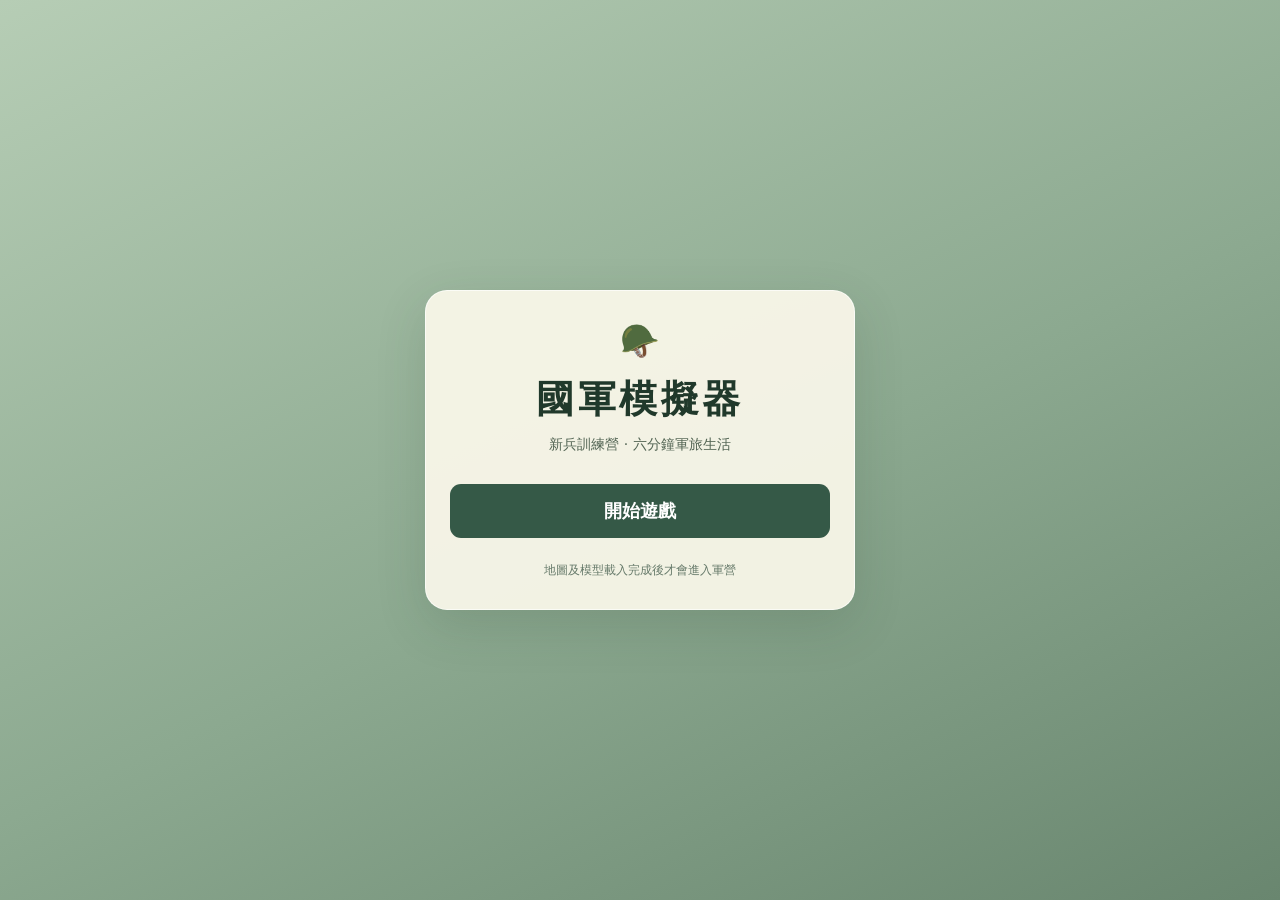
<file: index.html>
<!doctype html>
<html lang="zh-Hant">
<head>
<meta charset="utf-8">
<meta name="viewport" content="width=device-width, initial-scale=1, maximum-scale=1, user-scalable=no, viewport-fit=cover">
<meta name="theme-color" content="#b7c9b2">
<link rel="preload" as="fetch" href="./assets/characters/cadet/cadet-green.glb?v=111" crossorigin="anonymous">
<title>國軍模擬器｜Army</title>
<link rel="stylesheet" href="./src/ui/playtest.css?v=077">
<link rel="stylesheet" href="./src/ui/home105.css?v=105">
<style>
/* Standalone activity menus: do not intercept joystick movement outside their cards. */
.blanket-portal-menu{position:fixed;z-index:19;left:50%;bottom:max(18px,calc(env(safe-area-inset-bottom) + 17px));transform:translateX(-50%);width:min(370px,calc(100% - 28px));padding:15px 17px 13px;border:2px solid #e8d47e;border-radius:19px;background:#18382eea;color:#fff9dc;box-shadow:0 9px 36px #06150a93;text-align:center;pointer-events:auto}
.blanket-portal-menu[hidden]{display:none!important}
.blanket-portal-title{font-size:20px;font-weight:900;line-height:1.25}
.blanket-portal-detail{font-size:13px;line-height:1.4;margin:7px 0 13px;color:#e6e8c9}
.blanket-portal-buttons{display:grid;grid-template-columns:1.65fr 1fr;gap:9px}
.blanket-portal-buttons button{border:1px solid #f6e8a4;border-radius:12px;min-height:49px;font-weight:900;touch-action:manipulation}
#blanketPortalStart,#grenadePortalStart{background:linear-gradient(145deg,#f3df7d,#e5aa38);color:#433014}
#blanketPortalCancel,#grenadePortalCancel{background:#425f4b;color:#f4f5df;border-color:#a8bd98}
</style>
</head>
<body>
<canvas id="world" aria-label="國軍模擬器 3D 軍營"></canvas>
<button id="minimap" type="button" aria-label="開啟新兵訓練營地圖" title="開啟新兵訓練營地圖"><canvas id="miniCanvas" width="224" height="224" aria-hidden="true"></canvas></button>
<section id="worldMap" class="world-map" role="dialog" aria-label="新兵訓練營地圖" aria-modal="true" hidden>
  <div class="world-map-panel">
    <header class="world-map-header"><div><strong>🗺️ 新兵訓練營地圖</strong><small>固定營區方位 · 藍色箭頭為士兵面向</small></div><button id="closeWorldMap" type="button" aria-label="關閉大地圖">✕</button></header>
    <div class="world-map-body"><div class="map-canvas-holder"><canvas id="worldMapCanvas" aria-label="完整軍營地圖，顯示所有地點和自身方向"></canvas></div></div>
  </div>
</section>
<section id="blanketPortalMenu" class="blanket-portal-menu" aria-label="折棉被訓練互動選單" hidden>
  <div class="blanket-portal-title">🛏️ 折棉被訓練</div>
  <div class="blanket-portal-detail">已抵達營舍訓練點，要開始整理內務嗎？</div>
  <div class="blanket-portal-buttons">
    <button id="blanketPortalStart" type="button">開始折棉被</button>
    <button id="blanketPortalCancel" type="button">稍後再說</button>
  </div>
</section>
<section id="grenadePortalMenu" class="blanket-portal-menu" aria-label="手榴彈投擲訓練互動選單" hidden>
  <div class="blanket-portal-title">💣 手榴彈投擲</div>
  <div class="blanket-portal-detail">已抵達投擲訓練點，要開始製作手榴彈並進行三投鑑測嗎？</div>
  <div class="blanket-portal-buttons">
    <button id="grenadePortalStart" type="button">開始手榴彈投擲</button>
    <button id="grenadePortalCancel" type="button">稍後再說</button>
  </div>
</section>
<div id="floatingStick" aria-hidden="true"><div class="stick-base"><div id="stickThumb" class="stick-thumb"></div></div></div>
<div id="notice" role="status" hidden></div>
<section class="army-home" id="armyHome" aria-label="國軍模擬器首頁">
  <div class="army-home__panel">
    <div class="army-home__emblem" aria-hidden="true">🪖</div>
    <h1>國軍模擬器</h1>
    <p class="army-home__tagline">新兵訓練營 · 六分鐘軍旅生活</p>
    <button id="armyStart" class="army-home__start" type="button">開始遊戲</button>
    <div id="armyLoading" class="army-home__load" role="status" aria-live="polite" hidden>
      <p class="army-home__message" id="armyMessage">準備載入…</p>
      <div class="army-home__progress" role="progressbar" aria-label="軍營載入進度"><div id="armyBar" class="army-home__bar"></div></div>
      <div id="armyCount" class="army-home__count">0%</div>
    </div>
    <div class="army-home__foot">地圖及模型載入完成後才會進入軍營</div>
  </div>
</section>
<div id="fatal" role="alert" hidden><strong>遊戲無法啟動</strong><p id="errorText"></p><button type="button" id="retry">重新載入</button></div>
<div id="debug" hidden></div>
<!-- Army 3D Clean v0.11.1: refined collision, road-priority navigation, and NPC spacing. -->
<script type="importmap">
{"imports":{"./src/map/campGeometry.js?v=092":"./src/map/ground103.js?v=124","./src/map/mapDrawing.js?v=093":"./src/map/drawMap95.js?v=095","./src/map/roadMesh.js?v=071":"./src/map/roadMesh104.js?v=125","./src/ui/blanketPortal128.js?v=128":"./src/ui/blanketPortal128.js?v=137"}}
</script>
<script type="module" src="./src/bootstrap111.js?v=129"></script>
</body>
</html>
</file>
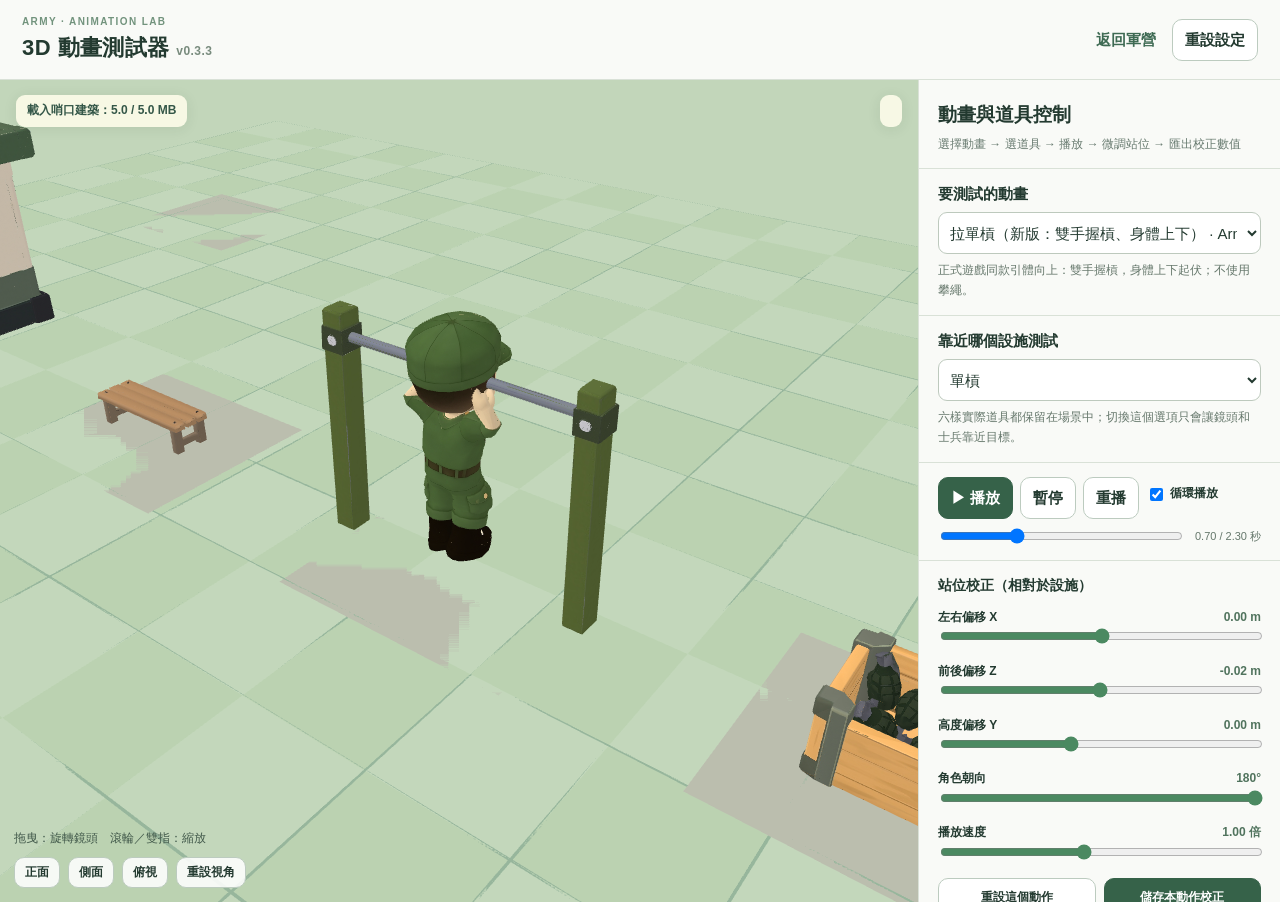
<file: animation-lab.html>
<!doctype html>
<html lang="zh-Hant">
<head>
<meta charset="utf-8">
<meta name="viewport" content="width=device-width, initial-scale=1, maximum-scale=1, viewport-fit=cover">
<meta name="theme-color" content="#e3eae0">
<title>國軍模擬器｜3D 動畫校正實驗室</title>
<link rel="stylesheet" href="./src/animation-lab/lab.css?v=114">
</head>
<body>
<div class="app">
  <header class="topbar">
    <div><div class="eyebrow">ARMY · ANIMATION LAB</div><h1>3D 動畫測試器 <span>v0.3.3</span></h1></div>
    <div class="head-actions"><a href="./index.html">返回軍營</a><button id="resetAll" class="light" type="button" title="只重設本測試器的校正資料">重設設定</button></div>
  </header>
  <main>
    <section class="viewer" aria-label="三維動畫測試畫面">
      <canvas id="labCanvas" aria-label="可拖動旋轉鏡頭的3D預覽"></canvas>
      <div class="viewer-top"><span id="loadStatus" class="status">正在初始化 3D 場景…</span><span id="frameInfo" class="small"></span></div>
      <div class="viewer-bottom"><div>拖曳：旋轉鏡頭　滾輪／雙指：縮放</div><div class="camera-controls"><button type="button" data-camera="front">正面</button><button type="button" data-camera="side">側面</button><button type="button" data-camera="top">俯視</button><button type="button" data-camera="reset">重設視角</button></div></div>
    </section>
    <aside class="panel">
      <div class="panel-head"><h2>動畫與道具控制</h2><p>選擇動畫 → 選道具 → 播放 → 微調站位 → 匯出校正數值</p></div>
      <div class="section"><label for="clip">要測試的動畫</label><select id="clip" disabled><option>模型載入中…</option></select><p class="hint" id="clipHint">目前會使用你提供的完整 18 組動畫模型，沒有動畫的動作暫不會偽裝成已完成。</p></div>
      <div class="section"><label for="anchor">靠近哪個設施測試</label><select id="anchor"><option value="chair">椅子</option><option value="pullup">單槓</option><option value="grenade">手榴彈投擲箱</option><option value="hurdle">跨欄</option><option value="guard">哨口建築</option><option value="weed">雜草</option><option value="ground">空地</option></select><p class="hint">六樣實際道具都保留在場景中；切換這個選項只會讓鏡頭和士兵靠近目標。</p></div>
      <div class="section transport"><button id="play" class="primary" disabled>▶ 播放</button><button id="pause" disabled>暫停</button><button id="restart" disabled>重播</button><label class="check"><input id="loop" type="checkbox" checked> 循環播放</label><div class="track"><input id="timeline" type="range" min="0" max="1000" value="0" step="1" disabled><span id="timeLabel">0.00 / 0.00 秒</span></div></div>
      <div class="section"><h3>站位校正（相對於設施）</h3><div class="slider" data-key="x"><label>左右偏移 X <output id="xVal"></output></label><input id="x" type="range" min="-2.5" max="2.5" step="0.02" value="0"></div><div class="slider" data-key="z"><label>前後偏移 Z <output id="zVal"></output></label><input id="z" type="range" min="-2.5" max="2.5" step="0.02" value="0"></div><div class="slider" data-key="y"><label>高度偏移 Y <output id="yVal"></output></label><input id="y" type="range" min="-1" max="1.5" step="0.01" value="0"></div><div class="slider" data-key="yaw"><label>角色朝向 <output id="yawVal"></output></label><input id="yaw" type="range" min="-180" max="180" step="1" value="0"></div><div class="slider" data-key="speed"><label>播放速度 <output id="speedVal"></output></label><input id="speed" type="range" min="0.2" max="2" step="0.05" value="1"></div><div class="buttons"><button id="resetPose">重設這個動作</button><button id="savePose" class="primary">儲存本動作校正</button></div><p class="hint" id="saveStatus">可分別儲存每個動畫／設施組合的偏移設定。</p></div>
      <div class="section"><h3>直接測試新 GLB 動畫</h3><p class="hint">之後有新的士兵動畫模型，可以直接在這裡選擇完整 GLB 檔預覽，不需要先修改主遊戲或上傳 GitHub。須為含網格、骨架及動畫的 GLB。</p><div class="buttons"><button id="loadModelBtn">選擇新士兵 GLB</button><button id="restoreModelBtn">還原內建動畫</button></div><input type="file" id="modelFile" accept=".glb,model/gltf-binary" hidden></div>
      <div class="section"><h3>匯出／匯入校正</h3><p class="hint">輸出 JSON 留作日後實裝。這裡的修改不會影響軍營主遊戲。</p><div class="buttons"><button id="exportAll">匯出全部設定 JSON</button><button id="copyPose">複製目前數值</button><button id="importBtn">匯入 JSON</button></div><input id="importFile" type="file" accept="application/json,.json" hidden><pre id="currentJSON"></pre></div>
      <p class="footer-note">獨立實驗頁面；不修改原本的 NPC、地圖或模型設定。貼圖使用既有軍營資源，只有開啟本頁才載入動畫模型。</p>
    </aside>
  </main>
</div>
<script type="module" src="./src/animation-lab/lab.js?v=1211"></script>
</body>
</html>
</file>
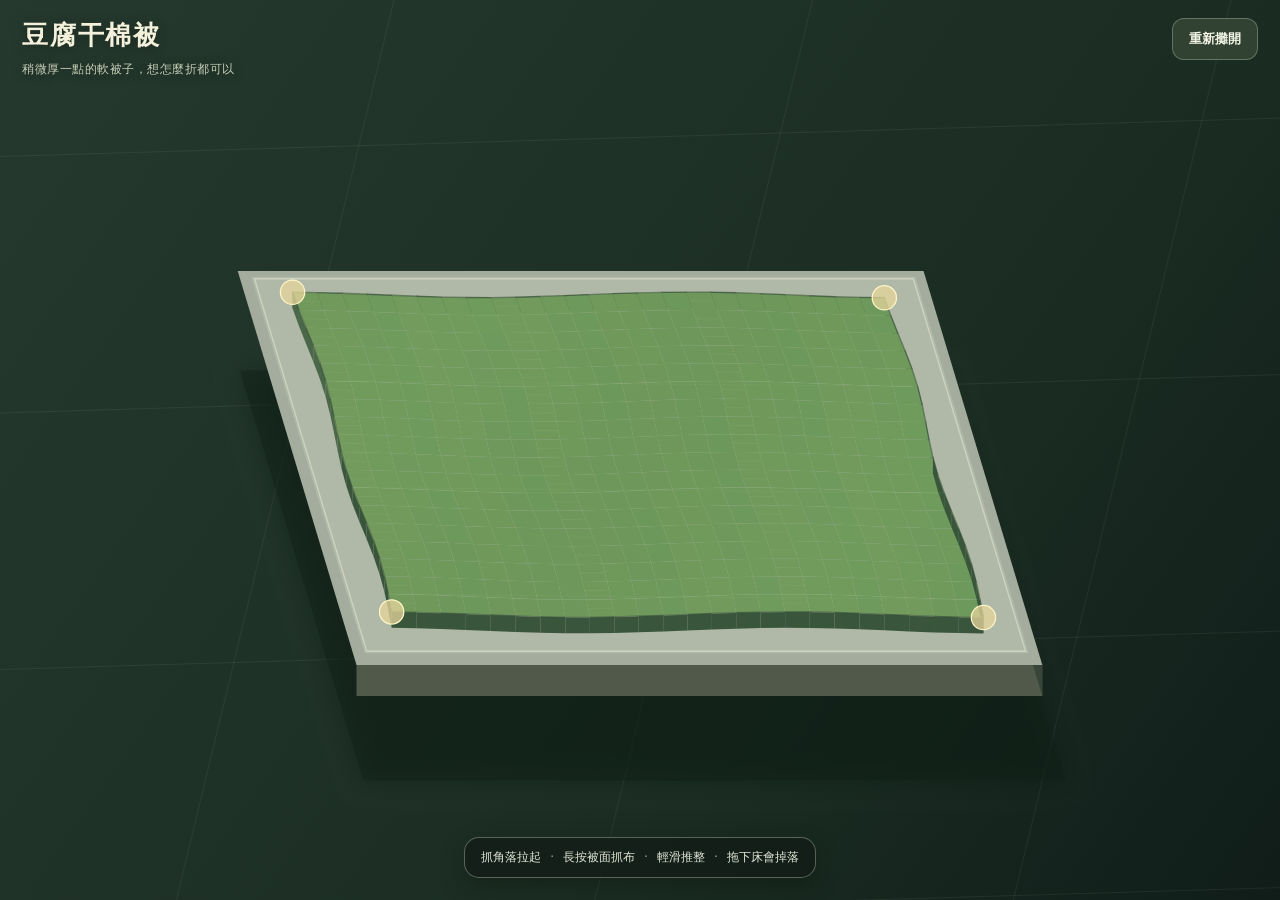
<file: blanket-lab.html>
<!doctype html>
<html lang="zh-Hant">
<head>
<meta charset="utf-8">
<meta name="viewport" content="width=device-width, initial-scale=1, viewport-fit=cover, maximum-scale=1, user-scalable=no">
<meta name="theme-color" content="#19251d">
<title>豆腐干棉被｜自由厚棉被試玩 v0.3</title>
<style>
  :root{color-scheme:dark;font-family:system-ui,-apple-system,"Noto Sans TC","Microsoft JhengHei",sans-serif}
  *{box-sizing:border-box;-webkit-tap-highlight-color:transparent}
  html,body{margin:0;width:100%;height:100%;overflow:hidden;background:#19251d;overscroll-behavior:none}
  canvas{width:100%;height:100%;display:block;touch-action:none;cursor:grab}
  canvas.grabbing{cursor:grabbing}
  .top{position:absolute;left:0;right:0;top:0;padding:calc(18px + env(safe-area-inset-top)) 22px 0;display:flex;justify-content:space-between;align-items:flex-start;pointer-events:none;gap:14px}
  .heading{color:#f3f1dc;text-shadow:0 1px 10px #1019118c}
  h1{margin:0 0 5px;font-size:clamp(19px,3vw,26px);font-weight:800;letter-spacing:1.8px}
  .heading small{color:#c6cfb9;font-size:12px;letter-spacing:.5px}
  button{pointer-events:auto;font:inherit;border:1px solid #a7b8a46b;background:#354636df;color:#f2f5e5;padding:10px 16px;border-radius:12px;font-size:13px;font-weight:700;min-height:42px;touch-action:manipulation}
  button:active{transform:scale(.96)}
  .bottom{position:absolute;left:0;right:0;bottom:0;display:flex;justify-content:center;padding:12px 12px calc(22px + env(safe-area-inset-bottom));pointer-events:none}
  .tips{display:flex;gap:9px;flex-wrap:wrap;justify-content:center;max-width:95%;padding:11px 16px;background:#121c18c7;border:1px solid #98ac9680;border-radius:15px;box-shadow:0 8px 22px #0d160e70;color:#e1e7d7;font-size:12px}
  .tips span+span:before{content:'·';margin-right:9px;color:#98b393}
  .status{position:absolute;left:50%;bottom:94px;transform:translateX(-50%);pointer-events:none;white-space:nowrap;color:#f0eacc;background:#19251ad0;padding:7px 11px;border-radius:20px;font-size:12px;transition:opacity .25s;opacity:0}
  .status.show{opacity:1}
  @media(max-width:420px){.top{padding-left:15px;padding-right:15px} .tips{font-size:11px;gap:5px;padding:10px 9px}.tips span+span:before{margin-right:5px}.status{bottom:112px}}
</style>
</head>
<body>
<canvas id="scene" aria-label="可自由抓取任一角或布面並任意摺疊、拖下平台的軟棉被"></canvas>
<div class="top"><div class="heading"><h1>豆腐干棉被</h1><small>稍微厚一點的軟被子，想怎麼折都可以</small></div><button id="reset" type="button">重新攤開</button></div>
<div class="status" id="status" role="status" aria-live="polite"></div>
<div class="bottom"><div class="tips"><span>抓角落拉起</span><span>長按被面抓布</span><span>輕滑推整</span><span>拖下床會掉落</span></div></div>
<script>
(()=>{'use strict';
const canvas=document.getElementById('scene'),ctx=canvas.getContext('2d',{alpha:false});
const status=document.getElementById('status');
// Standalone Verlet fabric: every corner is a DIFFERENT free-moving particle.
// No fold axis, mirrored corner, auto snapping, tabletop clamp, or canned poses.
const NX=25,NZ=19,BW=2.18,BD=1.62;
// Light quilt fill, not a thick mattress: about 6.5cm edge, physical folded-layer spacing.
const QUILT_THICKNESS=.065;
const TABLE={xmin:-1.245,xmax:1.245,zmin:-.96,zmax:.96};
const FLOOR=-.94,TOP=.054,H=1/60;
const particles=[],springs=[],quads=[],edge=[];
let width=innerWidth,height=innerHeight,scale=120,cx=0,cy=0,last=performance.now(),lag=0,drag=null;
let showHelp=true,statusUntil=0,clock=0,canvasScale=1,frames=0;
const clamp=(a,b,c)=>Math.min(c,Math.max(b,a));
const sq=(x)=>x*x,dist=(a,b)=>Math.hypot(a.x-b.x,a.y-b.y,a.z-b.z);
const at=(i,j)=>j*NX+i;
const P=(x,z,y=0)=>({x:cx+scale*(x+z*.22),y:cy+scale*(z*.73-y*.91)});
const ground=(x,y,atHeight=TOP)=>{const A=(x-cx)/scale,B=(y-cy)/scale + .91*atHeight;return {x:A-(B/.73)*.22,z:B/.73};};
const vlen=(p,q)=>Math.hypot(p.x-q.x,p.y-q.y);
function notify(s){status.textContent=s;status.classList.add('show');statusUntil=performance.now()+1500;}
function connect(a,b,stiff){springs.push({a,b,rest:dist(particles[a],particles[b]),stiff});}
function reset(){
 particles.length=0;springs.length=0;quads.length=0;edge.length=0;
 drag=null;showHelp=true;clock=0;frames=0;
 const phase=Math.random()*Math.PI*2;
 for(let j=0;j<NZ;j++)for(let i=0;i<NX;i++){
  const u=i/(NX-1),v=j/(NZ-1);
  const ripple=.018*Math.sin(i*.53+j*.29+phase)+.012*Math.cos(i*.30-j*.46);
  // A few gently stuffed quilt sections, without a flat rigid sheet surface.
  const puff=.012*Math.sin(u*Math.PI*5)**2*Math.sin(v*Math.PI*4)**2;
  const x=(u-.5)*BW+.012*Math.sin(v*11+phase),z=(v-.5)*BD+.014*Math.sin(u*9+phase),y=TOP+.038+ripple+puff;
  particles.push({id:at(i,j),i,j,x,y,z,px:x,py:y,pz:z,shade:Math.sin(i*1.51+j*.83)});
 }
 for(let j=0;j<NZ;j++)for(let i=0;i<NX;i++){
  if(i<NX-1)connect(at(i,j),at(i+1,j),.78);
  if(j<NZ-1)connect(at(i,j),at(i,j+1),.78);
  if(i<NX-1&&j<NZ-1){connect(at(i,j),at(i+1,j+1),.28);connect(at(i+1,j),at(i,j+1),.28);}
  if(i<NX-2)connect(at(i,j),at(i+2,j),.10);
  if(j<NZ-2)connect(at(i,j),at(i,j+2),.10);
  if(i<NX-1&&j<NZ-1)quads.push([at(i,j),at(i+1,j),at(i+1,j+1),at(i,j+1)]);
 }
 for(let i=0;i<NX;i++)edge.push(at(i,0));
 for(let j=1;j<NZ;j++)edge.push(at(NX-1,j));
 for(let i=NX-2;i>=0;i--)edge.push(at(i,NZ-1));
 for(let j=NZ-2;j>0;j--)edge.push(at(0,j));
 canvas.classList.remove('grabbing');
}
function resize(){
 width=innerWidth;height=innerHeight;canvasScale=Math.min(devicePixelRatio||1,2);
 canvas.width=Math.round(width*canvasScale);canvas.height=Math.round(height*canvasScale);
 canvas.style.width=width+'px';canvas.style.height=height+'px';
 ctx.setTransform(canvasScale,0,0,canvasScale,0,0);
 scale=Math.max(76,Math.min(width/3.02,(height-155)/2.56,270));
 cx=width*.50;cy=height*.52;
}
function polygon(a,fill){if(a.length<3)return;ctx.beginPath();ctx.moveTo(a[0].x,a[0].y);for(let k=1;k<a.length;k++)ctx.lineTo(a[k].x,a[k].y);ctx.closePath();ctx.fillStyle=fill;ctx.fill();}
function outline(a){ctx.beginPath();ctx.moveTo(a[0].x,a[0].y);for(let k=1;k<a.length;k++)ctx.lineTo(a[k].x,a[k].y);ctx.closePath();}
const rect=(x,z,X,Z,y)=>[P(x,z,y),P(X,z,y),P(X,Z,y),P(x,Z,y)];
function drawRoom(){
 const bg=ctx.createLinearGradient(0,0,width,height);bg.addColorStop(0,'#26392e');bg.addColorStop(.65,'#1b2d23');bg.addColorStop(1,'#101d19');ctx.fillStyle=bg;ctx.fillRect(0,0,width,height);
 ctx.save();ctx.strokeStyle='#bccfb015';ctx.lineWidth=1;
 for(let x=-width;x<width*2;x+=scale*1.55){ctx.beginPath();ctx.moveTo(x,0);ctx.lineTo(x-width*.17,height);ctx.stroke();}
 for(let y=-100;y<height+200;y+=scale*.95){ctx.beginPath();ctx.moveTo(0,y);ctx.lineTo(width,y-width*.03);ctx.stroke();}ctx.restore();
 // The mattress is a real height boundary to the physics; outside it the cloth falls.
 const shadow=rect(-1.30,-1.03,1.30,1.05,-.36).map(q=>({x:q.x+12,y:q.y+17}));
 ctx.save();ctx.shadowColor='#07150dbd';ctx.shadowBlur=24;polygon(shadow,'#10201674');ctx.restore();
 const top=rect(-1.27,-1,1.27,1,0);
 polygon([top[3],top[2],{x:top[2].x,y:top[2].y+31},{x:top[3].x,y:top[3].y+31}],'#51594a');
 polygon([top[1],top[2],{x:top[2].x,y:top[2].y+31},{x:top[1].x,y:top[1].y+31}],'#384539');
 polygon(top,'#a3ac9d');polygon(rect(-1.23,-.955,1.23,.955,.012),'#b0b8a8');
 ctx.save();outline(rect(-1.22,-.945,1.22,.945,.012));ctx.closePath();ctx.strokeStyle='#d7dcc7c0';ctx.lineWidth=1.4;ctx.stroke();ctx.restore();
}
// Projection hit test: resolve ALL overlapping faces; choose visible upper layer.
function bary(pt,a,b,c){const det=(b.y-c.y)*(a.x-c.x)+(c.x-b.x)*(a.y-c.y);if(Math.abs(det)<.0001)return null;
 const w1=((b.y-c.y)*(pt.x-c.x)+(c.x-b.x)*(pt.y-c.y))/det;
 const w2=((c.y-a.y)*(pt.x-c.x)+(a.x-c.x)*(pt.y-c.y))/det,w3=1-w1-w2;
 return w1>=-.015&&w2>=-.015&&w3>=-.015?[w1,w2,w3]:null;
}
function findPoint(pos){
 // Prefer exact nearby boundary nodes so grabbing one corner never grabs the opposite corner.
 let corner=null,dd=Infinity;
 for(const id of [at(0,0),at(NX-1,0),at(NX-1,NZ-1),at(0,NZ-1)]){
  const q=P(particles[id].x,particles[id].z,particles[id].y),d=vlen(q,pos);
  if(d<dd){dd=d;corner=id;}
 }
 if(dd<Math.max(25,scale*.15))return {id:corner,corner:true};
 let best=null,high=-Infinity;
 for(const face of quads){
  const p=face.map(id=>particles[id]),p2=p.map(q=>P(q.x,q.z,q.y));
  for(const tri of [[0,1,2],[0,2,3]]){
   const w=bary(pos,p2[tri[0]],p2[tri[1]],p2[tri[2]]);if(!w)continue;
   const y=w.reduce((v,r,k)=>v+r*p[tri[k]].y,0);
   if(y>high){let near=tri[0];for(const m of tri)if(vlen(p2[m],pos)<vlen(p2[near],pos))near=m;best=face[near];high=y;}
  }
 }
 return best===null?null:{id:best,corner:false};
}
function capTarget(g){
 // Finger motion shifts the grabbed point freely in XY on the table and above it.
 // Dragging toward the top of the screen lifts the fold; gravity remains active everywhere else.
 const deltaX=(g.cur.x-g.start.x)/scale,deltaY=(g.cur.y-g.start.y)/scale;
 // Finger displacement acts on ONLY the held particle. Keep height under
 // control; the previous unrestricted 2.3m lift turned cloth into a tall flag.
 const freeX=g.origin.x+deltaX-deltaY*.20;
 const freeZ=g.origin.z+deltaY/.76;
 const amount=Math.hypot(deltaX,deltaY);
 const lift=.035+Math.min(.64,amount*.43)+Math.max(0,-deltaY)*.06;
 g.goal={x:clamp(freeX,-3.0,3.0),y:clamp(g.origin.y+lift,-.4,.84),z:clamp(freeZ,-2.55,2.55)};
}
function movePin(g){
 if(!g||g.mode!=='hold')return;
 capTarget(g);
 const p=particles[g.id];
 // Slight grip inertia is crucial: a real corner drags the surrounding material behind it.
 const rate=.26;
 p.x+=(g.goal.x-p.x)*rate;p.y+=(g.goal.y-p.y)*rate;p.z+=(g.goal.z-p.z)*rate;
 p.px=p.x;p.py=p.y;p.pz=p.z;
}
function constraints(){
 for(const s of springs){const a=particles[s.a],b=particles[s.b],dx=b.x-a.x,dy=b.y-a.y,dz=b.z-a.z;
  const len=Math.hypot(dx,dy,dz)||.000001;
  // Soft compression, strong tensile limit. The blanket can bunch and collapse.
  let stretch=len-s.rest;
  // Real filled cloth cannot collapse to zero area like a string. Maintain
  // moderate compression resistance but allow folds to stack in 3-D.
  if(stretch<0)stretch*=.23;
  const amt=(stretch/len)*s.stiff*.50;
  const gx=dx*amt,gy=dy*amt,gz=dz*amt;
  const af=drag&&drag.mode==='hold'&&drag.id===a.id?0:1,bf=drag&&drag.mode==='hold'&&drag.id===b.id?0:1;
  const sum=af+bf;if(!sum)continue;
  a.x+=gx*af*2/sum;a.y+=gy*af*2/sum;a.z+=gz*af*2/sum;
  b.x-=gx*bf*2/sum;b.y-=gy*bf*2/sum;b.z-=gz*bf*2/sum;
 }
}
function collision(){
 for(const p of particles){
  if(drag&&drag.mode==='hold'&&drag.id===p.id)continue;
  const onBed=p.x>TABLE.xmin&&p.x<TABLE.xmax&&p.z>TABLE.zmin&&p.z<TABLE.zmax;
  const foot=onBed?TOP:FLOOR;
  if(p.y<foot){p.y=foot;
   // Friction without pinning: an ungripped corner can be pulled all the way over the edge.
   p.px+=(p.x-p.px)*.88;p.pz+=(p.z-p.pz)*.88;
   p.py=p.y+(p.y-p.py)*.07;
  }
  if(p.y>3)p.y=3;
 }
}
// Nearby non-neighbour material has a thin thickness; prevents folded fabric from
// collapsing into a single invisible surface without imposing canned fold lines.
function selfCollision(){
 const cell=.105,hash=new Map();
 for(const p of particles){const k=Math.floor(p.x/cell)+','+Math.floor(p.z/cell);let a=hash.get(k);if(!a)hash.set(k,a=[]);a.push(p);}
 for(const p of particles){
  const x=Math.floor(p.x/cell),z=Math.floor(p.z/cell);
  for(let xx=x-1;xx<=x+1;xx++)for(let zz=z-1;zz<=z+1;zz++){
   const a=hash.get(xx+','+zz);if(!a)continue;
   for(const q of a){if(q.id<=p.id||Math.abs(p.i-q.i)<3&&Math.abs(p.j-q.j)<3)continue;
    const dx=q.x-p.x,dz=q.z-p.z,planar=Math.hypot(dx,dz);
    if(planar>.070||Math.abs(p.y-q.y)>QUILT_THICKNESS*1.3)continue;
    const delta=QUILT_THICKNESS*1.08-Math.abs(p.y-q.y);
    if(delta<=0)continue;
    const sign=p.y<=q.y?-1:1;
    const pinP=drag&&drag.mode==='hold'&&drag.id===p.id,pinQ=drag&&drag.mode==='hold'&&drag.id===q.id;
    // Previous-frame positions must move too, or repeated layer separation
    // becomes perpetual upward acceleration (the spiky umbrella bug).
    const shift=delta*.27;
    if(!pinP){p.y+=sign*shift;p.py+=sign*shift;}
    if(!pinQ){q.y-=sign*shift;q.py-=sign*shift;}
   }
  }
 }
}
function tick(dt){
 const damp=Math.pow(.936,dt*60);
 for(const p of particles){
  if(drag&&drag.mode==='hold'&&drag.id===p.id)continue;
  // Collision and rapid drags must not inject unlimited velocity into Verlet.
  // Without a speed limit the whole quilt degenerates into a vertical spike.
  const vx=clamp((p.x-p.px)*damp,-.042,.042),
        vy=clamp((p.y-p.py)*damp,-.072,.055),
        vz=clamp((p.z-p.pz)*damp,-.042,.042);
  p.px=p.x;p.py=p.y;p.pz=p.z;
  p.x+=vx;p.y+=vy-7.3*dt*dt;p.z+=vz;
 }
 // Quick stroking nudges nearby cloth; long press physically pins only ONE point.
 if(drag&&drag.mode==='brush'&&drag.moved){
  const p=particles[drag.id],radius=.27,dx=drag.brushDX,dz=drag.brushDZ;
  for(const n of particles){const distance=Math.hypot(n.x-p.x,n.z-p.z),w=Math.exp(-sq(distance/radius));
   n.x+=dx*w*.26;n.z+=dz*w*.26;
  }
  drag.brushDX=0;drag.brushDZ=0;
 }
 movePin(drag);
 for(let i=0;i<5;i++){
  constraints();
  if(i===2||i===4)selfCollision();
  collision();movePin(drag);
 }
}
function clothSides(front){
 // A soft quilt has a visible stuffed edge rather than the zero-thickness edge of a sheet.
 // Off-platform edges hang with the particles; they are NEVER snapped to the mattress.
 const thickness=QUILT_THICKNESS;
 for(let k=0;k<edge.length;k++){
  const a=particles[edge[k]],b=particles[edge[(k+1)%edge.length]];
  const isFront=(a.z+b.z)*.5>-.03;
  if(isFront!==front)continue;
  const downA=P(a.x,a.z,a.y-thickness),downB=P(b.x,b.z,b.y-thickness);
  const upA=P(a.x,a.z,a.y),upB=P(b.x,b.z,b.y);
  polygon([upA,upB,downB,downA],front?'#39563c':'#4a6849');
 }
}
function drawCloth(){
 clothSides(false);
 // Sort the surface quads by near/far, then height: overlapping folds reveal their actual layers.
 const ordered=quads.map((quad,n)=>({quad,n,z:quad.reduce((v,i)=>v+particles[i].z,0)/4,
  y:quad.reduce((v,i)=>v+particles[i].y,0)/4}));
 ordered.sort((a,b)=>a.z-b.z||(a.y-b.y));
 for(const f of ordered){
  const a=f.quad.map(i=>particles[i]),pp=a.map(q=>P(q.x,q.z,q.y));
  const gradient=(a[1].y+a[2].y-a[0].y-a[3].y)*.55;
  const slope=(a[2].y+a[3].y-a[0].y-a[1].y)*.54;
  const light=clamp(48+gradient*135-slope*85+Math.sin(f.n*.27)*.55,40,59);
  polygon(pp,`hsl(${99+f.n%4} 25% ${light}%)`);
  if(f.n%8===0){ctx.save();ctx.beginPath();ctx.moveTo((pp[0].x+pp[3].x)*.5,(pp[0].y+pp[3].y)*.5);
   ctx.lineTo((pp[1].x+pp[2].x)*.5,(pp[1].y+pp[2].y)*.5);ctx.strokeStyle='#e0e4c318';ctx.lineWidth=.65;ctx.stroke();ctx.restore();}
 }
 clothSides(true);
 // Draw independent hem segments instead of a single self-crossing outline:
 // a fully crumpled quilt used to produce ugly black rings and zigzag artifacts.
 ctx.save();ctx.lineJoin='round';ctx.lineCap='round';ctx.strokeStyle='#375039b0';ctx.lineWidth=1.35;
 for(let k=0;k<edge.length;k++){
  const a=particles[edge[k]],b=particles[edge[(k+1)%edge.length]];
  const q=P(a.x,a.z,a.y),r=P(b.x,b.z,b.y);
  ctx.beginPath();ctx.moveTo(q.x,q.y);ctx.lineTo(r.x,r.y);ctx.stroke();
 }
 ctx.strokeStyle='#cad8aa55';ctx.lineWidth=.65;
 for(let k=0;k<edge.length;k+=2){
  const a=particles[edge[k]],b=particles[edge[(k+1)%edge.length]],q=P(a.x,a.z,a.y),r=P(b.x,b.z,b.y);
  ctx.beginPath();ctx.moveTo(q.x,q.y);ctx.lineTo(r.x,r.y);ctx.stroke();
 }
 ctx.restore();
 ctx.save();ctx.strokeStyle='#d7ebbf12';ctx.lineWidth=.7;
 for(let j=5;j<NZ;j+=6){const a=[];for(let i=0;i<NX;i++)a.push(P(particles[at(i,j)].x,particles[at(i,j)].z,particles[at(i,j)].y));outline(a);ctx.stroke();}ctx.restore();
}
function drawGrab(){
 if(!drag){if(!showHelp)return;for(const id of [at(0,0),at(NX-1,0),at(NX-1,NZ-1),at(0,NZ-1)]){
  const p=particles[id],s=P(p.x,p.z,p.y),radius=Math.max(5,scale*.045);
  ctx.beginPath();ctx.arc(s.x,s.y,radius,0,Math.PI*2);ctx.fillStyle='#e6d69ac0';ctx.fill();ctx.strokeStyle='#fff4c7';ctx.lineWidth=1.25;ctx.stroke();
 }return;}
 const p=particles[drag.id],q=P(p.x,p.z,p.y);
 ctx.beginPath();ctx.arc(q.x,q.y,9,0,Math.PI*2);ctx.strokeStyle='#fff2b8ec';ctx.lineWidth=2.4;ctx.stroke();
 ctx.beginPath();ctx.arc(drag.cur.x,drag.cur.y,13,0,Math.PI*2);ctx.strokeStyle='#f8ebae90';ctx.lineWidth=1.5;ctx.stroke();
}
function frame(time){
 let elapsed=clamp((time-last)/1000,0,.055);last=time;
 lag=Math.min(lag+elapsed,H*3);clock+=elapsed;
 let count=0;while(lag>=H&&count++<3){tick(H);lag-=H;}
 ctx.clearRect(0,0,width,height);drawRoom();drawCloth();drawGrab();
 if(statusUntil&&time>statusUntil){statusUntil=0;status.classList.remove('show');}
 requestAnimationFrame(frame);
}
function down(e){if(drag||!e.isPrimary)return;
 const pos={x:e.clientX,y:e.clientY},hit=findPoint(pos);if(!hit)return;
 const p=particles[hit.id];
 drag={id:hit.id,origin:{x:p.x,y:p.y,z:p.z},start:pos,cur:pos,last:pos,
  since:performance.now(),moved:false,mode:hit.corner?'hold':'pending',brushDX:0,brushDZ:0};
 canvas.setPointerCapture(e.pointerId);drag.pointer=e.pointerId;
 canvas.classList.add('grabbing');showHelp=false;e.preventDefault();
}
function move(e){const g=drag;if(!g||g.pointer!==e.pointerId)return;
 const pos={x:e.clientX,y:e.clientY};g.cur=pos;
 const travel=vlen(pos,g.start);if(travel>4)g.moved=true;
 if(g.mode==='pending'){
  const duration=performance.now()-g.since;
  if(duration>=165){g.mode='hold';g.origin={x:particles[g.id].x,y:particles[g.id].y,z:particles[g.id].z};g.start={...pos};}
  else if(travel>12)g.mode='brush';
 }
 if(g.mode==='brush'){
  const ddx=(pos.x-g.last.x)/scale,ddy=(pos.y-g.last.y)/scale;
  g.brushDX+=clamp(ddx-ddy*.22,-.11,.11);g.brushDZ+=clamp(ddy/.73,-.11,.11);
 }
 g.last=pos;e.preventDefault();
}
function up(e){if(!drag||drag.pointer!==e.pointerId)return;
 if(drag.mode==='pending'&&!drag.moved){const p=particles[drag.id];p.py-=.05;}
 drag=null;canvas.classList.remove('grabbing');e.preventDefault();
}
canvas.addEventListener('pointerdown',down);canvas.addEventListener('pointermove',move);
canvas.addEventListener('pointerup',up);canvas.addEventListener('pointercancel',up);
canvas.addEventListener('contextmenu',e=>e.preventDefault());
window.addEventListener('resize',resize,{passive:true});
document.getElementById('reset').addEventListener('click',()=>{reset();notify('重新攤開了');});
window.__blanketDebug=()=>({
  simulation:'free-mesh',nodes:particles.length,grabMode:drag?.mode||null,
  heldNode:drag?.id??null,clipped:false,
  corners:[at(0,0),at(NX-1,0),at(NX-1,NZ-1),at(0,NZ-1)].map(id=>{const p=particles[id];return {world:{x:p.x,y:p.y,z:p.z},screen:P(p.x,p.z,p.y)};}),
  offBed:particles.filter(p=>p.x<TABLE.xmin||p.x>TABLE.xmax||p.z<TABLE.zmin||p.z>TABLE.zmax).length,
  fallen:particles.filter(p=>p.y<-.5).length,
  center:particles[at(12,9)],
  bounds:particles.reduce((a,p)=>({minX:Math.min(a.minX,p.x),maxX:Math.max(a.maxX,p.x),minY:Math.min(a.minY,p.y),maxY:Math.max(a.maxY,p.y),minZ:Math.min(a.minZ,p.z),maxZ:Math.max(a.maxZ,p.z)}),{minX:99,maxX:-99,minY:99,maxY:-99,minZ:99,maxZ:-99})
});
reset();resize();requestAnimationFrame(frame);
})();
</script>
</body>
</html>
</file>
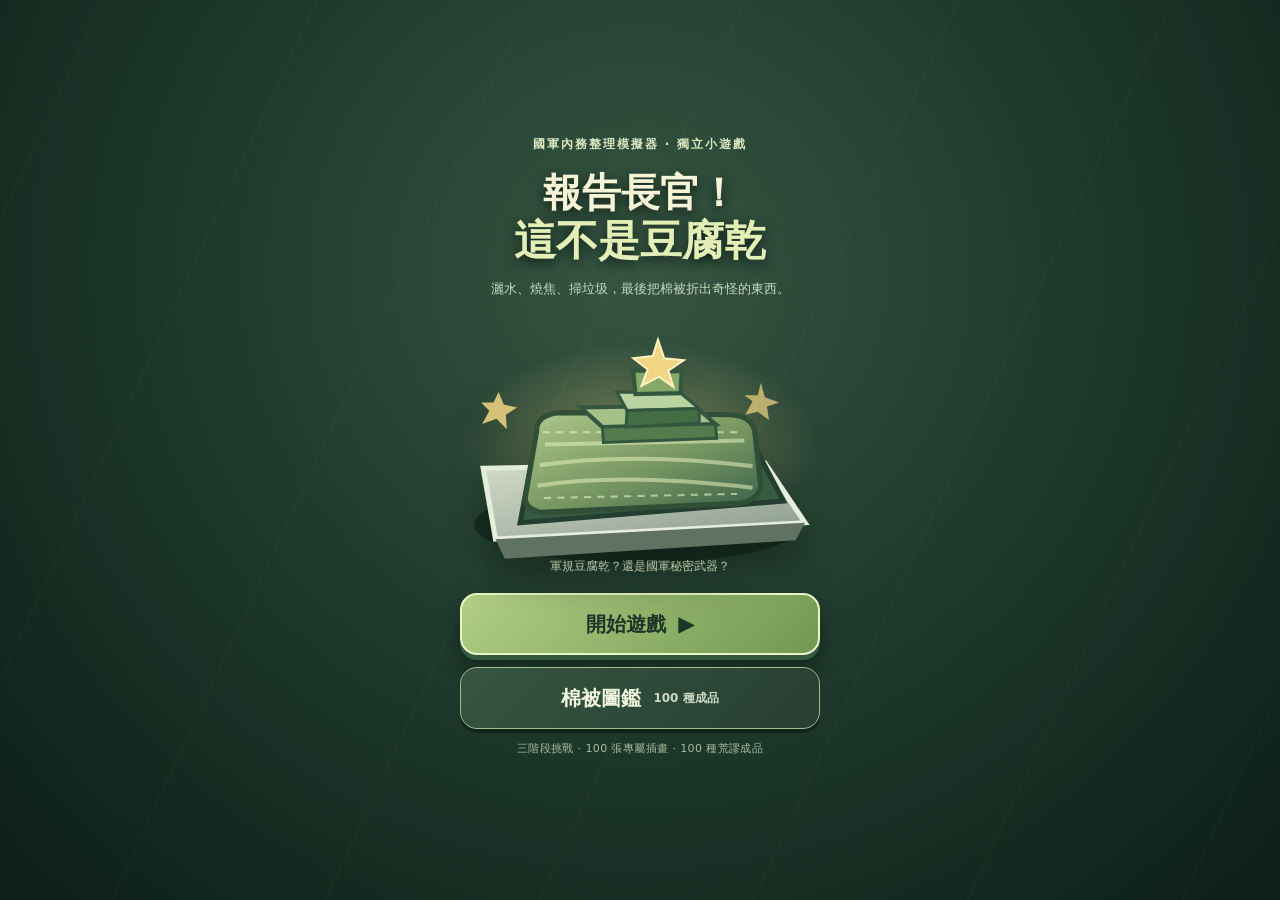
<file: blanket-stage1.html>
<!doctype html>
<html lang="zh-Hant">
<head>
<meta charset="utf-8" />
<meta name="viewport" content="width=device-width,initial-scale=1,viewport-fit=cover,maximum-scale=1,user-scalable=no" />
<meta name="theme-color" content="#203229" />
<title>報告長官！這不是豆腐乾｜v2.1 介面精簡</title>
<style>
:root{font-family:system-ui,-apple-system,"Noto Sans TC","Microsoft JhengHei",sans-serif;color:#f6f6e8;color-scheme:dark}
*{box-sizing:border-box;-webkit-tap-highlight-color:transparent}
html,body{height:100%;width:100%;margin:0;overflow:hidden;overscroll-behavior:none;background:#17271f}
body{display:flex;justify-content:center;align-items:center}
.app{width:min(100%,560px);height:100%;max-height:1080px;position:relative;overflow:hidden;background:radial-gradient(ellipse at 50% 36%,#354e3f 0%,#263a2e 43%,#14251d 88%)}
.app::before{content:"";position:absolute;inset:0;pointer-events:none;background:repeating-linear-gradient(102deg,transparent 0,transparent 93px,#c3d2b809 94px,#c3d2b809 96px,transparent 97px,transparent 188px);mask-image:linear-gradient(to bottom,#0005,transparent 87%)}
.header{position:absolute;z-index:6;top:0;left:0;right:0;padding:calc(16px + env(safe-area-inset-top)) 17px 0}
.toprow{display:flex;gap:12px;align-items:start;justify-content:space-between}
.toprow h1{font-size:clamp(20px,4.2vw,25px);letter-spacing:1px;margin:0 0 5px;font-weight:900;line-height:1.2}
.subtitle{font-size:12px;color:#c9d4be;line-height:1.5}
.reset{border:1px solid #acc0a680;color:#f8f8e8;border-radius:11px;background:#3c5142d9;font-weight:800;font-size:12px;min-height:40px;min-width:82px;padding:8px 10px;touch-action:manipulation}
.meters{margin-top:15px;display:grid;grid-template-columns:1fr 1fr;gap:9px}
.meter{background:#17251cbb;border:1px solid #9daa8a56;border-radius:13px;padding:9px 10px;box-shadow:0 7px 12px #07100a35}
.meter.clean{grid-column:1 / -1}
[hidden],#memoryOverlay[hidden],#stage2Controls[hidden],#stage2Info[hidden],#stage2Result[hidden],#stage3Panel[hidden]{display:none!important;pointer-events:none!important}
.meter-label{display:flex;justify-content:space-between;align-items:center;gap:8px;font-size:12px;font-weight:700;color:#e9eedb;margin-bottom:6px}
.meter-label strong{font-variant-numeric:tabular-nums;color:white}
.track{background:#101a14;border-radius:100px;height:9px;overflow:hidden}
.progress{height:100%;width:32%;border-radius:100px;transition:width .10s linear}
#waterProgress{background:linear-gradient(90deg,#adc68e,#659978,#4b83ae)}
#burnProgress{width:0;background:linear-gradient(90deg,#d1b05f,#e67c37,#7d3e25,#202020)}
#dirtyProgress{width:82%;background:linear-gradient(90deg,#6f5a32,#a26b2d,#c16a36,#d84837)}
.artframe{position:absolute;left:0;right:0;top:23%;height:52%;max-height:560px;min-height:300px;display:flex;justify-content:center;align-items:center;pointer-events:auto}
#scene{width:100%;height:100%;max-width:580px;overflow:visible;filter:drop-shadow(0 10px 9px #07140b26)}
.blanket{transform-origin:306px 331px;transition:transform .22s ease,opacity .24s ease;}
#baseFabric,#frontFabric,#hemStroke,#rimLine,#seamTop,#creaseA,#creaseB,#creaseC{transition:fill .18s ease,stroke .18s ease}
#folds{transition:opacity .24s ease}
#wetShine,#wetBlotches,#charBlotches,#ashes,#flameFx,#waterFx,#smokeFx,#steamFx,#puddle,#drips,#puffLines{transition:opacity .18s linear}
#waterFx,#flameFx,#steamFx,#smokeFx,#puddle,#ashes,#drips,#charBlotches,#wetBlotches{pointer-events:none}
#dirtLayer .trash,#dirtLayer .stain{transition:opacity .15s linear}
#dirtLayer .trash{pointer-events:none;will-change:transform}
#moldLayer{pointer-events:none;transition:opacity .25s ease}
#moldLayer .mushroom{transition:transform .24s ease}
#scene,#scrubArea{touch-action:none}
#scrubArea{pointer-events:all;cursor:grab}
#scrubArea.scrubbing{cursor:grabbing}
#scrubFx circle{transition:opacity .22s linear}
#waterFx{opacity:0}
#flameFx{opacity:0}
#steamFx{opacity:0}
#smokeFx{opacity:0}
#ashes{opacity:0}
#drips{opacity:0}
#puddle{opacity:0}
#charBlotches{opacity:0}
#wetBlotches{opacity:0}
#wetShine{opacity:0}
#dryDust{opacity:0;transition:opacity .2s}
#smokeFx path{animation:floatUp 2.1s infinite ease-out;transform-origin:center}
#smokeFx path:nth-child(2){animation-delay:.4s}
#smokeFx path:nth-child(3){animation-delay:1s}
#steamFx path{animation:floatUp 1.5s infinite ease-out}
#waterFx ellipse,#waterFx path{animation:fallDrop .72s infinite linear}
#waterFx ellipse:nth-child(2){animation-delay:-.27s}
#waterFx ellipse:nth-child(3){animation-delay:-.51s}
#flameFx path{animation:flicker .22s infinite alternate ease-in-out;transform-origin:344px 313px}
#flameFx path:nth-child(2){animation-delay:-.11s;transform-origin:386px 290px}

/* Both tools are detailed SVG props, not emojis or floating circles. */
#wateringCan,#lighterFx{opacity:0;transition:opacity .15s ease;pointer-events:none}
#wateringCan .can-group{animation:tipCan 1.3s ease-in-out infinite;transform-origin:187px 105px}
@keyframes tipCan{0%,100%{transform:rotate(-1deg) translateY(0)}50%{transform:rotate(2deg) translateY(-3px)}}
#waterFx .stream{stroke-dasharray:3 11;animation:rainFlow .52s linear infinite;stroke-linecap:round}
#waterFx .stream:nth-child(2n){animation-duration:.67s;animation-delay:-.17s}
#waterFx .splash{animation:splashPulse .44s ease-in-out infinite alternate;transform-origin:center}
#waterFx .splash:nth-child(2n){animation-delay:-.23s}
@keyframes rainFlow{from{stroke-dashoffset:0}to{stroke-dashoffset:-42}}
@keyframes splashPulse{from{opacity:.3;transform:scale(.85)}to{opacity:1;transform:scale(1.09)}}
#lighterFx .lighter{animation:lighterBob .7s ease-in-out infinite alternate;transform-origin:333px 494px}
#lighterFx .flameOutline{animation:flicker .2s infinite alternate ease-in-out;transform-origin:331px 448px}
#lighterFx .flameHeart{animation:flicker .16s infinite alternate ease-in-out;transform-origin:331px 448px;animation-delay:-.08s}
#flameFx .heat-wave{animation:heatDance .6s ease-in-out infinite alternate}
@keyframes heatDance{from{transform:translateY(2px);opacity:.18}to{transform:translateY(-3px);opacity:.55}}
@keyframes lighterBob{from{transform:translateY(0)}to{transform:translateY(1.5px)}}
@keyframes floatUp{0%{transform:translateY(8px) scale(.8);opacity:.2}33%{opacity:.8}100%{transform:translateY(-44px) scale(1.3);opacity:0}}
@keyframes flicker{0%{transform:scaleY(.83) skewX(-4deg)}100%{transform:scaleY(1.15) skewX(4deg)}}
@keyframes fallDrop{0%{transform:translateY(-12px);opacity:0}25%{opacity:1}100%{transform:translateY(47px);opacity:0}}
.state{position:absolute;z-index:5;left:15px;right:15px;bottom:calc(105px + env(safe-area-inset-bottom));padding:13px 15px;border-radius:17px;background:#101b14e6;border:1px solid #9aaa8b6a;box-shadow:0 9px 22px #030a055c}
.state-name{display:flex;justify-content:space-between;align-items:center;gap:10px;font-size:18px;font-weight:900;margin-bottom:5px}
.state-tag{font-size:11px;font-weight:700;background:#9ba77f23;border:1px solid #baca9880;color:#dce9bc;padding:5px 9px;white-space:nowrap;border-radius:99px}
.state-desc{font-size:12px;line-height:1.5;color:#cfd9c6}
.controls{position:absolute;z-index:7;left:0;right:0;bottom:0;display:grid;grid-template-columns:1fr 1fr;gap:11px;padding:11px 15px calc(15px + env(safe-area-inset-bottom));background:linear-gradient(to bottom,transparent,#0c1710ba 12%,#0a150dee 55%)}
.tool{border:1px solid #aec4b26e;border-radius:17px;min-height:78px;display:flex;align-items:center;justify-content:center;gap:9px;font:inherit;font-size:17px;font-weight:900;color:#fff;touch-action:none;user-select:none;-webkit-user-select:none;cursor:pointer}
.tool span{font-size:25px}
.tool small{font-weight:500;font-size:11px;display:block;line-height:1.6;color:#e5ecda}
.tool.water{background:linear-gradient(160deg,#2e728f,#235069)}
.tool.fire{background:linear-gradient(160deg,#91532b,#68331d)}
.tool.active{filter:brightness(1.28);transform:scale(.978);border-color:#fff9}
.tool:disabled{opacity:.55;filter:grayscale(.8);cursor:default}
@media(max-height:720px){.artframe{top:20%;height:54%}.state{padding:9px 12px;bottom:calc(95px + env(safe-area-inset-bottom))}.state-name{font-size:16px}.tool{min-height:67px}.controls{padding-top:7px}}
@media(max-width:390px){.header{padding-left:12px;padding-right:12px}.toprow h1{font-size:20px}.subtitle{font-size:11px}.state{left:11px;right:11px}.controls{gap:8px;padding-left:11px;padding-right:11px}}

/* Standalone second stage: memorise an outline for one second, then draw it from memory. */
.next-stage{width:100%;margin-top:10px;padding:9px 13px;background:linear-gradient(135deg,#83a45d,#537e55);border:1px solid #cfefaa80;border-radius:12px;color:#fcffeb;font:inherit;font-size:14px;font-weight:900;min-height:40px;cursor:pointer;touch-action:manipulation}
.next-stage:active{filter:brightness(1.2)}
#memoryOverlay{position:fixed;inset:0;width:100vw;height:100dvh;max-width:none;margin:0;touch-action:none;z-index:20;pointer-events:auto;overscroll-behavior:none;background:linear-gradient(180deg,#18372e 0%,#11271f 48%,#0a1914 100%)}
#drawingSurface{pointer-events:all;cursor:crosshair}
#memoryTarget,#memoryGhost,#memoryInk,#memorySplash{pointer-events:none}
.stage2-info{position:fixed;z-index:23;left:12px;right:12px;top:calc(6px + env(safe-area-inset-top));text-align:center;padding:8px 11px;border-radius:14px;background:#14231de0;border:1px solid #b5c7ab75;box-shadow:0 8px 20px #07140b45;pointer-events:none}
.memory-round{font-weight:900;font-size:14px;color:#f4ecd0;letter-spacing:1px}
.memory-instruction{margin-top:5px;font-size:15px;font-weight:800;color:#e3f7e1}
.scores-mini{font-size:12px;color:#b6d3be;margin-top:5px}
.stage2-result{position:fixed;z-index:24;top:calc(30% - 65px);left:50%;transform:translateX(-50%);width:min(84%,320px);background:#0c1b17f1;border:1px solid #c4d9bda0;border-radius:18px;box-shadow:0 9px 34px #020905a8;text-align:center;padding:16px 13px;pointer-events:none}
.result-title{font-size:32px;line-height:1.15;color:#fff0b5;font-weight:1000}
.result-subtitle{margin-top:6px;font-size:13px;color:#d2e6d7}
.stage2-controls{position:fixed;z-index:24;bottom:0;left:0;right:0;padding:8px 14px calc(14px + env(safe-area-inset-bottom));background:linear-gradient(180deg,transparent,#101a16e8 15%,#0a1310 70%)}
.stage2-tip{font-size:12px;color:#d6e9d4;text-align:center;margin-bottom:9px}
.stage2-buttons{display:grid;grid-template-columns:1fr 2fr;gap:10px}
.stage2-buttons button{min-height:66px;border-radius:15px;font:inherit;font-weight:900;font-size:20px;touch-action:manipulation}
.redraw-btn{background:#405a4d;color:#f2f6e7;border:1px solid #9daf9f74}
.fold-btn{background:linear-gradient(145deg,#e8b969,#bb732e);color:#22190c;border:1px solid #ffe2a4}
.fold-btn:disabled{filter:grayscale(.7);opacity:.53}

#memoryBgStage{pointer-events:none}
#memoryBgBlanketWrap{pointer-events:none;filter:drop-shadow(0 8px 5px rgba(0,0,0,.28))}
#foldRig{transform-origin:300px 332px}
#foldHingeShadow{pointer-events:none;opacity:0}
#foldEdgeDetails{pointer-events:none}
#foldEdgeDetails path{stroke-linejoin:round;stroke-linecap:round}
#memoryOverlay.is-folding #memoryInk,#memoryOverlay.is-folding #memoryGhost{opacity:.20}
.stage2-extra{margin-top:10px}
.final-btn{width:100%;min-height:56px;border-radius:16px;border:1px solid #d9e1af8c;background:linear-gradient(145deg,#8fb267,#5f834e);color:#f7fde8;font:inherit;font-weight:1000;font-size:19px;touch-action:manipulation}
.final-btn[hidden],#memoryOverlay[hidden],#stage2Controls[hidden],#stage2Info[hidden],#stage2Result[hidden],#stage3Panel[hidden]{display:none!important;pointer-events:none!important}
.stage3-panel{position:fixed;z-index:25;left:14px;right:14px;top:calc(76px + env(safe-area-inset-top));padding:18px 16px;border-radius:20px;background:#102019eb;border:1px solid #c1d2b380;box-shadow:0 16px 42px #04110ab8;color:#eef7e8;text-align:center}
.stage3-panel h2{margin:0 0 8px;font-size:24px;line-height:1.2}
.stage3-panel p{margin:8px 0 0;font-size:14px;line-height:1.7;color:#d5e5d1}
.stage3-actions{display:grid;grid-template-columns:1fr;gap:10px;margin-top:14px}
.stage3-actions button{min-height:54px;border-radius:15px;font:inherit;font-weight:900;font-size:17px;background:linear-gradient(145deg,#d8bb72,#b88734);color:#22190c;border:1px solid #ffe3af}
@media(max-height:730px){.stage2-info{top:calc(4px + env(safe-area-inset-top));padding:6px 9px}.memory-instruction{font-size:13px}.stage2-buttons button{min-height:56px}.stage2-controls{padding-top:6px}.stage2-result{top:25%}}
@media(max-width:410px){.stage2-info{left:10px;right:10px;top:calc(6px + env(safe-area-inset-top));padding:7px 9px}.stage2-result{width:82%}}
/* iOS Safari: game UI must not become selectable text / blue native handles. */
html,body,.app,.app *,svg,svg *,#memoryOverlay,#memoryOverlay *{
  -webkit-user-select:none !important;
  user-select:none !important;
  -webkit-touch-callout:none !important;
  -webkit-tap-highlight-color:transparent !important;
  -webkit-user-drag:none;
}
img,svg{ -webkit-user-drag:none; }
#scrubArea,#memoryOverlay,#drawingSurface{touch-action:none !important;}
button{touch-action:manipulation;}

/* 第三階段：高速反覆充滿／清空，直接點整理抓 MAX */
#stage3Panel{top:calc(17px + env(safe-area-inset-top));bottom:auto;max-height:calc(100dvh - 45px - env(safe-area-inset-top) - env(safe-area-inset-bottom));overflow-y:auto;-webkit-overflow-scrolling:touch;}
#stage3Panel .stage3-intro{font-size:13px;color:#d6e7d2;margin:4px 0 18px}
.stage3-meter-labels{display:flex;align-items:center;justify-content:space-between;font-size:14px;font-weight:900;margin:0 0 7px;gap:8px}
.stage3-meter-labels .max-label{color:#ffef9c;letter-spacing:1px;text-shadow:0 0 9px #ffe08e80}
.stage3-meter{position:relative;height:40px;overflow:hidden;border:2px solid #bacda882;border-radius:12px;background:linear-gradient(180deg,#050f09,#132019);box-shadow:inset 0 2px 8px #0008}
.stage3-meter::after{content:"";position:absolute;inset:0 0 0 auto;width:10%;background:linear-gradient(90deg,#fff1a000,#ffe78451);border-left:2px dashed #ffe8a7b3;pointer-events:none}
.stage3-fill{height:100%;width:0%;background:linear-gradient(90deg,#3c875f,#80c66a 53%,#e1df6d 86%,#ffe69e 100%);box-shadow:0 0 16px #9ad27698;will-change:width}
.stage3-needle{position:absolute;top:0;bottom:0;left:0%;width:3px;transform:translateX(-50%);background:#f6ffdf;box-shadow:0 0 10px #fffab3;pointer-events:none;will-change:left}
.stage3-meter-readout{font-size:15px;color:#f2e9c5;margin-top:9px;font-weight:900;font-variant-numeric:tabular-nums}
#tidyButton{width:100%;margin-top:18px;padding:14px;min-height:70px;border-radius:16px;border:1px solid #ffe8ad;background:linear-gradient(145deg,#f7d07e,#b77e31);color:#25190c;font:inherit;font-size:25px;font-weight:1000;touch-action:manipulation;box-shadow:0 5px 0 #68491f}
#tidyButton:active{transform:translateY(3px);box-shadow:0 2px 0 #68491f}
#stage3Panel.summary-mode{top:calc(14px + env(safe-area-inset-top));background:#102019}
.summary-result-name{font-size:27px;font-weight:1000;letter-spacing:.6px;color:#f4e7a4;margin:5px 0 12px}
.summary-total{font-size:44px;font-weight:1000;line-height:1.14;color:#fbe9b1;font-variant-numeric:tabular-nums}
.summary-grid{display:grid;grid-template-columns:1fr 1fr;gap:8px;margin:14px 0 12px}
.summary-stat{border:1px solid #a5b69a65;background:#ffffff0b;border-radius:13px;padding:10px 8px;line-height:1.4}
.summary-stat strong{font-size:19px;display:block;color:#fff6ce}
.summary-stat span{font-size:12px;color:#cfdfd1}
.summary-detail{border-top:1px solid #ffffff26;padding-top:10px;font-size:13px;line-height:1.75;color:#d9e6d6;text-align:left}
.summary-note{font-size:12px;color:#bdcdb7;margin:11px 0 2px}
#stage3RestartBtn{width:100%}
@media(max-height:740px){#stage3Panel{padding:12px;top:calc(7px + env(safe-area-inset-top));}.stage3-panel h2{font-size:21px}.summary-result-name{font-size:24px}.summary-total{font-size:37px}.summary-grid{gap:6px;margin:8px 0}.stage3-meter{height:33px}#tidyButton{min-height:58px}}

/* v1.3 - impact feel, precision lock, result reveal */
#stage3Panel{z-index:25}
#stage3Play{transition:filter .25s ease}
#stage3Play.locked #tidyMeter{border-color:#ffe093;box-shadow:0 0 18px #ffed9b78,inset 0 2px 9px #0009}
#stage3Play.locked .stage3-fill{background:linear-gradient(90deg,#6a9b57,#c6e77d,#fff9b8)}
#stage3Play.locked #tidyButton{filter:saturate(.6);background:linear-gradient(145deg,#567460,#334838);color:#f0efc7;box-shadow:none;transform:none}
#tidyReadout.locked-score{color:#ffe69b;font-size:20px;text-shadow:0 0 12px #fed18e8a;animation:scoreThump .34s ease-out both}
@keyframes scoreThump{0%{transform:scale(.78)}55%{transform:scale(1.15)}100%{transform:scale(1)}}
#impactLayer{position:fixed;inset:0;z-index:29;pointer-events:none;overflow:hidden;}
#impactSvg{position:absolute;inset:0;width:100vw;height:100dvh;}
.slam-hand{opacity:0;transform:translateY(-430px) rotate(-13deg);transform-origin:195px 435px;}
#impactLayer.punching .slam-hand{animation:powerSlam .72s cubic-bezier(.3,.04,.25,1) forwards}
@keyframes powerSlam{0%{transform:translateY(-430px) rotate(-13deg);opacity:.98}47%{transform:translateY(-230px) rotate(-6deg);opacity:1}74%{transform:translateY(0) rotate(0);opacity:1}82%{transform:translateY(14px) rotate(0);opacity:1}100%{transform:translateY(-80px) rotate(-3deg);opacity:0}}
.impact-explosion{opacity:0;transform-box:fill-box;transform-origin:center;}
#impactLayer.exploding .impact-explosion{animation:impactBurst .72s cubic-bezier(.04,.81,.2,1) forwards}
@keyframes impactBurst{0%{opacity:1;transform:scale(.12)}28%{opacity:1;transform:scale(1.1)}100%{opacity:0;transform:scale(2.25)}}
#impactWord{opacity:0;transform-origin:195px 565px;}
#impactLayer.exploding #impactWord{animation:impactComic .62s ease-out forwards}
@keyframes impactComic{0%{opacity:0;transform:scale(.4) rotate(-12deg)}25%{opacity:1;transform:scale(1.18) rotate(4deg)}55%{opacity:1;transform:scale(.98)}100%{opacity:0;transform:translateY(-50px) scale(1.28)}}
.impact-flash{position:absolute;inset:0;pointer-events:none;background:white;opacity:0}
#impactLayer.exploding .impact-flash{animation:whiteOut .58s ease-out forwards}
@keyframes whiteOut{0%{opacity:0}6%{opacity:.92}23%{opacity:.54}100%{opacity:0}}
#memoryBgStage.quake{animation:quakeBed .43s cubic-bezier(.2,.8,.3,1)}
@keyframes quakeBed{0%{filter:none}15%{filter:drop-shadow(4px 3px 2px #060e0a77);translate:6px 0}30%{translate:-7px 4px}47%{translate:5px -3px}68%{translate:-3px 2px}100%{translate:0 0;filter:none}}
/* The fold contact effect stays ON the blanket. Only its inner rings scale,
   never the translated SVG group: animating the group's transform made it fly. */
#foldImpactFx{opacity:0;pointer-events:none}
#foldImpactFx.active{animation:foldFxVisibility .42s ease-out forwards}
#foldImpactFx .fold-fx-glow,#foldImpactFx .fold-fx-ring,#foldImpactFx .fold-fx-rays{transform-box:fill-box;transform-origin:center}
#foldImpactFx.active .fold-fx-glow{animation:foldFxGlow .42s ease-out both}
#foldImpactFx.active .fold-fx-ring{animation:foldFxRing .42s ease-out both}
#foldImpactFx.active .fold-fx-rays{animation:foldFxRays .42s ease-out both}
@keyframes foldFxVisibility{0%{opacity:1}52%{opacity:.94}100%{opacity:0}}
@keyframes foldFxGlow{0%{transform:scale(.35);opacity:.95}32%{transform:scale(.9);opacity:.8}100%{transform:scale(1.10);opacity:0}}
@keyframes foldFxRing{0%{transform:scale(.25);opacity:1}48%{transform:scale(.85);opacity:.85}100%{transform:scale(1.25);opacity:0}}
@keyframes foldFxRays{0%{transform:scale(.35);opacity:1}44%{transform:scale(.95);opacity:.95}100%{transform:scale(1.15);opacity:0}}
.result-backdrop{position:fixed;inset:0;background:linear-gradient(180deg,rgba(5,16,10,.05),rgba(5,16,10,.36) 44%,rgba(2,10,6,.72));z-index:27;pointer-events:none;opacity:0;}
.result-backdrop.visible{animation:backdropIn .38s ease forwards}
@keyframes backdropIn{from{opacity:0}to{opacity:1}}
.result-reveal{position:fixed;z-index:32;left:50%;top:57%;width:min(91vw,430px);max-height:min(77dvh,700px);overflow-y:auto;overscroll-behavior:contain;transform:translate(-50%,-50%);border:2px solid #eedaa380;border-radius:23px;background:radial-gradient(circle at 50% 0,#3c573d,#14291f 72%);box-shadow:0 22px 70px #010905d9,0 0 36px #f1d97b36;padding:19px 16px 15px;color:#faf7e7;text-align:center}
.result-reveal.show{animation:revealPop .65s cubic-bezier(.15,1.35,.2,1) backwards}
@keyframes revealPop{0%{opacity:0;transform:translate(-50%,-42%) scale(.53) rotate(-6deg)}64%{opacity:1;transform:translate(-50%,-50%) scale(1.045) rotate(1deg)}100%{transform:translate(-50%,-50%) scale(1) rotate(0)}}
.result-eyebrow{font-size:12px;letter-spacing:2.5px;color:#dfeabc;font-weight:900;margin-bottom:12px}
.result-topline{display:flex;align-items:center;gap:9px;text-align:left}
.result-icon{font-size:38px;line-height:1;background:#8a9f7230;border:1px solid #cbd6b664;border-radius:14px;padding:10px 6px;flex:0 0 55px;text-align:center}
.result-title-zone{flex:1;min-width:0}
.result-title-small{font-size:12px;color:#d0dccb;font-weight:800;margin-bottom:4px}
.result-reveal .summary-result-name{font-size:clamp(21px,5.4vw,26px);margin:0;line-height:1.15;color:#fff4a7;letter-spacing:.3px;overflow-wrap:anywhere;text-shadow:0 2px 12px #f4ce7455}
.result-score-zone{flex:0 0 75px;text-align:center;background:linear-gradient(180deg,#f4d984,#b7833d);border:1px solid #fff2c2;border-radius:13px;padding:9px 5px;color:#35200c;box-shadow:0 4px 0 #6b4d2380}
.result-score-zone strong{display:block;font-size:35px;line-height:1;font-variant-numeric:tabular-nums}
.result-score-zone small{font-size:12px;font-weight:1000}
.product-desc{font-size:14px;line-height:1.65;color:#f5f0d2;background:#ffffff0c;border-left:3px solid #f4cf7e;padding:11px 12px;text-align:left;border-radius:9px;margin:16px 0 9px}
.result-reveal .summary-grid{margin:10px 0;gap:8px}
.result-reveal .summary-stat{padding:8px}
.result-reveal .summary-detail{font-size:11px;line-height:1.5;color:#d1ddcb;max-height:80px;overflow-y:auto}
.again-btn{width:100%;min-height:53px;margin-top:15px;padding:10px 12px;border-radius:14px;border:1px solid #e2ecc0;background:linear-gradient(145deg,#a1c97a,#5b8654);box-shadow:0 4px 0 #24482f;color:#faffed;font:inherit;font-size:18px;font-weight:1000;touch-action:manipulation}
.again-btn:active{transform:translateY(3px);box-shadow:0 1px 0 #24482f}
@media(max-height:730px){.result-reveal{top:57%;max-height:73dvh;padding:13px 12px}.result-eyebrow{margin-bottom:6px}.result-score-zone strong{font-size:30px}.product-desc{padding:8px 9px;margin:10px 0 6px}.again-btn{margin-top:9px}}
@media(prefers-reduced-motion:reduce){.result-reveal.show{animation-duration:.24s}#memoryBgStage.quake{animation-duration:.2s}}

/* v1.4: collectible result illustrations, grades, and a small local gallery. */
.result-rarity{margin:4px 0 0;display:inline-flex;align-items:center;gap:6px;font-size:12px;font-weight:900;padding:4px 11px;border-radius:999px;color:var(--rarity-color,#e0e3c7);border:1px solid var(--rarity-color,#e0e3c7);background:#0a1c14d0;letter-spacing:1px}
.result-art{width:100%;height:165px;margin:11px 0 2px;border:1px solid #bbd5a75a;border-radius:15px;background:#142a21;overflow:hidden;position:relative;box-shadow:inset 0 0 30px #ffffff0d,0 7px 18px #02090566}
.result-art svg{width:100%;height:100%;display:block}
.result-art .art-subject{animation:subjectAppear .7s cubic-bezier(.14,.85,.34,1.3) both;transform-box:fill-box;transform-origin:center}
@keyframes subjectAppear{0%{transform:translateY(20px) scale(.72) rotate(-4deg);opacity:0}72%{transform:translateY(-3px) scale(1.06)}100%{transform:translateY(0) scale(1);opacity:1}}
#stage3Summary .product-desc{margin-top:11px;margin-bottom:8px}
#stage3Summary .summary-grid{margin:8px 0}
#stage3Summary .again-btn{margin-top:10px}
.collection-link{width:100%;min-height:40px;margin-top:10px;padding:6px 10px;border-radius:11px;font:inherit;font-weight:800;font-size:13px;border:1px solid #bfd4ae78;color:#e9f2d6;background:#344b3b;touch-action:manipulation}
.collection-backdrop{position:fixed;inset:0;z-index:40;background:#020e09db}
.collection-panel{position:fixed;z-index:41;left:50%;top:50%;width:min(94vw,450px);max-height:80dvh;overflow-y:auto;border-radius:22px;transform:translate(-50%,-50%);padding:16px;background:linear-gradient(180deg,#314b37,#13241b);border:1px solid #e1d7a08c;box-shadow:0 20px 70px #020b06d9}
.collection-panel h2{font-size:22px;margin:0 34px 5px 0;color:#fff5cb}
.collection-close-top{position:sticky;top:0;float:right;margin:-5px -5px 0 0;z-index:2;min-width:39px;min-height:39px;border-radius:50%;border:1px solid #d7e2c6;color:#f2f6ed;background:#2f4c35;font-size:20px;font-weight:900;touch-action:manipulation}
.collection-note{font-size:12px;color:#d4e2cf;line-height:1.5;margin-bottom:14px}
.collection-grid{display:grid;grid-template-columns:1fr 1fr;gap:8px}
.collection-tile{min-height:79px;border:1px solid #a4b79e55;border-radius:13px;padding:9px 8px;background:#1b2d2299;display:flex;align-items:center;gap:7px}
.collection-tile.locked{opacity:.63;filter:saturate(.5)}
.collection-tile .symbol{font-size:25px;min-width:29px}
.collection-tile .tile-name{font-weight:800;font-size:12px;line-height:1.35}
.collection-tile .tile-grade{font-size:10px;margin-top:4px;letter-spacing:1px}
.collection-close{width:100%;min-height:46px;margin-top:14px;color:#233a21;border:1px solid #e8f2cc;background:#b5d695;border-radius:12px;font-weight:1000;font-size:16px;touch-action:manipulation}
@media(max-height:740px){.result-art{height:137px;margin:6px 0 0}.result-reveal .product-desc{margin-top:7px}.result-reveal .summary-detail{max-height:58px}}
@media(prefers-reduced-motion:reduce){.result-art .art-subject{animation:none}}

#stage1Meters{display:none !important}
.collection-note{margin-bottom:10px}
.collection-preview{display:grid;grid-template-columns:1.15fr .95fr;gap:12px;background:rgba(13,28,23,.66);border:1px solid rgba(224,239,201,.12);border-radius:16px;padding:12px;margin-bottom:12px}
.collection-preview-art{min-height:178px;border-radius:14px;overflow:hidden;background:linear-gradient(180deg,rgba(57,83,63,.85),rgba(15,32,25,.9));border:1px solid rgba(223,239,192,.14)}
.collection-preview-meta{display:flex;flex-direction:column;gap:8px;min-width:0}
.collection-preview-title{font-size:22px;font-weight:1000;line-height:1.15}
.collection-preview-rarity{display:inline-flex;align-self:flex-start;padding:6px 10px;border-radius:999px;background:rgba(255,255,255,.08);font-size:12px;font-weight:900;letter-spacing:1px}
.collection-preview-desc{font-size:14px;line-height:1.55;color:#e4ecd2}
.collection-preview-tip{font-size:12px;color:#b8c9a9}
.collection-tile{cursor:pointer;transition:transform .14s ease,outline-color .14s ease,background .14s ease}
.collection-tile.selected{outline:2px solid #d9ee9f;background:rgba(201,222,149,.13);transform:translateY(-1px)}
.collection-grid{max-height:48vh;overflow:auto}
@media(max-width:560px){.collection-preview{grid-template-columns:1fr}.collection-preview-art{min-height:160px}.collection-grid{max-height:42vh}}


/* v1.6: a separate title screen plus an always-visible gallery preview. */
.header-buttons{display:flex;flex-shrink:0;gap:6px}
.header-buttons .reset{min-width:56px;padding:7px 8px}
#homeBtn{background:#263e30cc}
.result-home-btn{width:100%;min-height:41px;border-radius:13px;margin-top:8px;background:#25402fd9;border:1px solid #b9d6ab9c;color:#e9f4e3;font:inherit;font-size:14px;font-weight:850;touch-action:manipulation}
.blanket-home{position:fixed;inset:0;z-index:48;background:radial-gradient(ellipse at 50% 30%,#365541 0%,#1e392c 49%,#0d2018 96%);overflow-y:auto;overscroll-behavior:contain;display:flex;align-items:center;justify-content:center;isolation:isolate}
.blanket-home[hidden]{display:none!important}
.home-noise{position:absolute;inset:0;pointer-events:none;background:repeating-linear-gradient(115deg,transparent 0 92px,#b3cc9433 93px,transparent 95px 194px);opacity:.19;z-index:-1}
.home-content{width:min(94vw,465px);min-height:min(790px,90dvh);padding:calc(16px + env(safe-area-inset-top)) 12px calc(24px + env(safe-area-inset-bottom));display:flex;align-items:center;justify-content:center;flex-direction:column;gap:12px;text-align:center}
.home-overline{font-size:12px;letter-spacing:2px;color:#d8e8c1;font-weight:850}
.home-title{font-size:clamp(28px,7vw,39px);line-height:1.2;font-weight:1000;color:#f6f4d6;margin:5px 0 0;text-shadow:0 4px 12px #030e0bb9}
.home-title span{display:block;font-size:clamp(29px,7.7vw,42px);color:#e4efb7}
.home-subtitle{max-width:340px;font-size:13px;line-height:1.6;color:#c6d9bc}
.home-hero{width:min(100%,385px);position:relative;margin:4px 0 6px;filter:drop-shadow(0 20px 17px #04130d66)}
.home-hero svg{width:100%;max-height:min(34dvh,255px);display:block}
.home-hero-caption{font-size:12px;color:#e6edca;opacity:.8;margin:-12px 0 0}
.home-action-group{width:min(100%,360px);display:flex;flex-direction:column;gap:12px}
.home-action{width:100%;min-height:62px;border-radius:17px;padding:11px 17px;font:inherit;font-weight:1000;font-size:20px;display:flex;align-items:center;justify-content:center;gap:12px;touch-action:manipulation;cursor:pointer}
.home-action:active{transform:scale(.98)}
.home-action-start{background:linear-gradient(135deg,#b1ce85,#719851);color:#1c3727;border:2px solid #e8f5c4;box-shadow:0 5px 0 #335a3e,0 12px 19px #010a0566}
.home-action-gallery{background:linear-gradient(135deg,#365641,#263e32);color:#f2f7df;border:1.5px solid #a2ba8d;box-shadow:0 4px 0 #10241a}
.home-action-gallery span{font-size:12px;color:#cbdac2;font-weight:700}
.home-footer{font-size:11px;color:#a4bf9e;letter-spacing:.4px}
.collection-backdrop,.collection-panel{z-index:61}
.collection-backdrop{z-index:60}
.collection-panel{display:flex;flex-direction:column;overflow:hidden;max-height:min(91dvh,865px)}
.collection-panel[hidden]{display:none!important}
.collection-close-top{position:absolute;right:16px;top:16px;float:none;margin:0}
.collection-note{flex-shrink:0;margin:4px 0 9px}
.collection-preview{flex:none;min-height:0}
.collection-preview-art svg{width:100%;height:100%;min-height:132px;display:block}
.collection-grid{flex:1;min-height:125px;max-height:none;overflow-y:auto;overscroll-behavior:contain;-webkit-overflow-scrolling:touch;padding:3px 2px 5px;align-content:start}
.collection-close{flex-shrink:0;margin-top:9px}
@media(max-width:560px){.collection-panel{max-height:94dvh;padding:12px}.collection-preview{grid-template-columns:1fr;gap:7px;padding:8px}.collection-preview-art{min-height:116px;height:135px}.collection-preview-art svg{min-height:0}.collection-preview-meta{gap:3px}.collection-preview-title{font-size:18px}.collection-preview-desc{font-size:12px;line-height:1.4}.collection-preview-tip{font-size:10px}.collection-preview-rarity{font-size:11px;padding:3px 9px}.collection-tile{min-height:66px}.collection-grid{min-height:135px}}
@media(max-height:680px){.home-content{min-height:auto;gap:7px}.home-hero svg{max-height:21dvh}.home-title{font-size:27px}.home-title span{font-size:29px}.home-action{min-height:50px;font-size:18px}.collection-preview-art{height:105px}.collection-preview{gap:4px}}


/* v2.1 — clean three-stage UI, hide only redundant wording; preserve scoring internally. */
#stageSubtitle{display:none!important}
#stage1State{padding:0!important;border:0!important;background:transparent!important;box-shadow:none!important;border-radius:0!important}
#stage1State .next-stage{margin-top:0;min-height:58px;font-size:18px;border-radius:15px;box-shadow:0 5px 18px #04130a50}
.stage2-buttons[hidden],.stage2-tip[hidden]{display:none!important}
#stage2Controls.completed .stage2-extra{margin-top:0}

</style>
</head>
<body>
<div id="blanketHome" class="blanket-home" role="region" aria-label="折棉被遊戲首頁">
  <div class="home-noise" aria-hidden="true"></div>
  <div class="home-content">
    <div class="home-overline">國軍內務整理模擬器 · 獨立小遊戲</div>
    <h1 class="home-title">報告長官！<span>這不是豆腐乾</span></h1>
    <div class="home-subtitle">灑水、燒焦、掃垃圾，最後把棉被折出奇怪的東西。</div>
    <div class="home-hero" aria-hidden="true">
      <svg viewBox="0 0 360 248" xmlns="http://www.w3.org/2000/svg">
        <defs>
          <linearGradient id="homeSheet" x1="0" y1="0" x2="1" y2="1"><stop stop-color="#aec78b"/><stop offset=".55" stop-color="#769661"/><stop offset="1" stop-color="#375e47"/></linearGradient>
          <linearGradient id="homeBed" x1="0" y1="0" x2="1" y2="1"><stop stop-color="#d4dbc9"/><stop offset="1" stop-color="#899b8d"/></linearGradient>
          <radialGradient id="homeSun"><stop stop-color="#e5d68a" stop-opacity=".45"/><stop offset="1" stop-color="#e5d68a" stop-opacity="0"/></radialGradient>
        </defs>
        <ellipse cx="178" cy="204" rx="160" ry="37" fill="#07150e" opacity=".45"/>
        <ellipse cx="180" cy="126" rx="174" ry="100" fill="url(#homeSun)"/>
        <path d="M27 149 L301 144 L340 202 L39 218Z" fill="url(#homeBed)" stroke="#e5eddb" stroke-width="5"/>
        <path d="M39 218 L340 202 L331 219 L48 237Z" fill="#607363"/>
        <path d="M76 132 L291 128 L319 181 L63 202Z" fill="#355b40" stroke="#243e31" stroke-width="5"/>
        <path d="M79 113 Q78 98 100 95 L267 97 Q288 98 291 113 L297 166 Q296 178 278 183 L83 192 Q67 188 68 177Z" fill="url(#homeSheet)" stroke="#314e36" stroke-width="5"/>
        <path d="M87 126 L281 122 M82 146 Q174 133 289 147 M80 166 Q162 153 289 168" fill="none" stroke="#e4f0bd" stroke-width="4" opacity=".55"/>
        <path d="M85 114 L276 114 M86 178 L274 174" fill="none" stroke="#eaf3c7" stroke-width="2" stroke-dasharray="7 6" opacity=".6"/>
        <path d="M122 90 L232 88 L253 106 L143 109Z" fill="#a4c189" stroke="#33563e" stroke-width="4"/>
        <path d="M143 109 L253 106 L254 120 L144 124Z" fill="#537c4e" stroke="#33563e" stroke-width="3"/>
        <path d="M157 75 L218 75 L237 91 L167 93Z" fill="#b9d4a0" stroke="#33563e" stroke-width="3"/>
        <path d="M167 93 L237 91 L237 105 L166 109Z" fill="#436d44" stroke="#33563e" stroke-width="3"/>
        <path d="M173 54 L220 55 L219 76 L175 77Z" fill="#85a969" stroke="#33563e" stroke-width="4"/>
        <path d="M197 24 L203 42 L222 44 L207 54 L212 70 L198 60 L181 69 L187 53 L173 42 L192 40Z" fill="#f0d585" stroke="#fff2c1" stroke-width="2"/>
        <path d="M42 75 L47 87 L60 90 L49 97 L50 111 L40 101 L26 106 L33 93 L25 85 L37 85Z" fill="#f2d683" opacity=".85"/>
        <path d="M297 66 L301 80 L315 85 L303 89 L305 102 L294 94 L282 97 L289 84 L281 78 L294 78Z" fill="#f2d683" opacity=".7"/>
      </svg>
      <div class="home-hero-caption">軍規豆腐乾？還是國軍秘密武器？</div>
    </div>
    <div class="home-action-group">
      <button id="homeStartBtn" class="home-action home-action-start" type="button">開始遊戲 <span aria-hidden="true">▶</span></button>
      <button id="homeCollectionBtn" class="home-action home-action-gallery" type="button">棉被圖鑑 <span>100 種成品</span></button>
    </div>
    <div class="home-footer">三階段挑戰 · 100 張專屬插畫 · 100 種荒謬成品</div>
  </div>
</div>
<div class="app">

 <div class="header">
  <div class="toprow">
   <div><h1>報告長官！這不是豆腐乾</h1><div class="subtitle" id="stageSubtitle">第一階段｜棉被乾濕度、焦化與刷洗</div></div>
   <div class="header-buttons"><button class="reset" id="homeBtn" type="button">首頁</button><button class="reset" id="reset" type="button">重新開始</button></div>
  </div>
  <div class="meters" id="stage1Meters">
   <div class="meter"><div class="meter-label">💧 含水量 <strong id="waterValue">32%</strong></div><div class="track"><div class="progress" id="waterProgress"></div></div></div>
   <div class="meter"><div class="meter-label">🔥 焦化度 <strong id="burnValue">0%</strong></div><div class="track"><div class="progress" id="burnProgress"></div></div></div>
   <div class="meter clean"><div class="meter-label">🗑️ 髒亂度 <strong id="dirtyValue">82%</strong></div><div class="track"><div class="progress" id="dirtyProgress"></div></div></div>
  </div>
 </div>
 <div class="artframe">
  <svg id="scene" viewBox="0 0 640 560" role="img" aria-label="一張有厚度、有縫線和皺摺的軍綠色棉被，受水和火影響會改變外形和表面">
   <defs>
    <linearGradient id="roomFloor" x1="0" y1="0" x2="1" y2="1"><stop stop-color="#6a7f68" stop-opacity=".35"/><stop offset="1" stop-color="#253a30" stop-opacity=".03"/></linearGradient>
    <linearGradient id="mattressTop" x1="0" x2=".5" y1="0" y2="1"><stop stop-color="#d7ddc9"/><stop offset="1" stop-color="#99a99a"/></linearGradient>
    <linearGradient id="mattressFront" x1="0" x2="0" y1="0" y2="1"><stop stop-color="#6f8073"/><stop offset="1" stop-color="#344a3b"/></linearGradient>
    <linearGradient id="fabricGradient" x1="0" x2=".9" y1="0" y2="1">
     <stop id="fStop1" stop-color="#a2b583"/><stop id="fStop2" offset=".34" stop-color="#81975e"/><stop id="fStop3" offset=".69" stop-color="#77935e"/><stop id="fStop4" offset="1" stop-color="#506f44"/>
    </linearGradient>
    <linearGradient id="edgeGrad" x1="0" y1="0" x2=".6" y2="1"><stop id="edgeStop1" stop-color="#628350"/><stop id="edgeStop2" offset="1" stop-color="#344e37"/></linearGradient>
    <linearGradient id="hem" x1="0" y1="0" x2="0" y2="1"><stop stop-color="#c8d4a0" stop-opacity=".66"/><stop offset="1" stop-color="#385d3c" stop-opacity=".35"/></linearGradient>
    <radialGradient id="puffGlow" cx="40%" cy="38%" r="66%"><stop stop-color="#f4ffd4" stop-opacity=".21"/><stop offset=".5" stop-color="#ffffff" stop-opacity=".03"/><stop offset="1" stop-color="#000000" stop-opacity=".20"/></radialGradient>
    <radialGradient id="darkWet"><stop stop-color="#244a58" stop-opacity=".55"/><stop offset="1" stop-color="#244a58" stop-opacity="0"/></radialGradient>
    <radialGradient id="puddleGradient"><stop stop-color="#8bb9cc" stop-opacity=".62"/><stop offset=".67" stop-color="#4a829a" stop-opacity=".30"/><stop offset="1" stop-color="#31536d" stop-opacity="0"/></radialGradient>
    <radialGradient id="burnGradient"><stop stop-color="#121311" stop-opacity=".94"/><stop offset=".52" stop-color="#302720" stop-opacity=".9"/><stop offset=".75" stop-color="#a46126" stop-opacity=".59"/><stop offset="1" stop-color="#cb7729" stop-opacity="0"/></radialGradient>
    <radialGradient id="ashGradient"><stop stop-color="#7d7c70"/><stop offset=".58" stop-color="#5d5f58"/><stop offset=".9" stop-color="#2b302d"/><stop offset="1" stop-color="#212b25" stop-opacity="0"/></radialGradient>
    <radialGradient id="ashBright"><stop stop-color="#acaaa1" stop-opacity=".7"/><stop offset="1" stop-color="#acaaa1" stop-opacity="0"/></radialGradient>
    <linearGradient id="flameColor" x1="0" y1="1" x2="0" y2="0"><stop stop-color="#ff5221"/><stop offset=".45" stop-color="#ff9a25"/><stop offset="1" stop-color="#ffe889"/></linearGradient>

    <!-- Gradients: recognizable painted metal watering can and disposable lighter -->
    <linearGradient id="canBody" x1="0" y1="0" x2="1" y2="1"><stop stop-color="#b2d9aa"/><stop offset=".25" stop-color="#78a985"/><stop offset=".6" stop-color="#407a69"/><stop offset="1" stop-color="#235a4f"/></linearGradient>
    <linearGradient id="canSpout" x1="0" y1="0" x2="0" y2="1"><stop stop-color="#cde8b8"/><stop offset=".35" stop-color="#78ada1"/><stop offset="1" stop-color="#2c655f"/></linearGradient>
    <linearGradient id="lighterBody" x1="0" y1="0" x2="1" y2="0"><stop stop-color="#7e221f"/><stop offset=".17" stop-color="#e74e30"/><stop offset=".6" stop-color="#d73827"/><stop offset="1" stop-color="#84221b"/></linearGradient>
    <linearGradient id="chromeMetal" x1="0" y1="0" x2="1" y2="0"><stop stop-color="#4a575d"/><stop offset=".25" stop-color="#d4dfdd"/><stop offset=".55" stop-color="#7e969d"/><stop offset=".85" stop-color="#e4e9e7"/><stop offset="1" stop-color="#54646c"/></linearGradient>
    <radialGradient id="burnGlow" cx="50%" cy="45%" r="58%"><stop stop-color="#fff3a1" stop-opacity=".47"/><stop offset=".34" stop-color="#ffac4f" stop-opacity=".28"/><stop offset="1" stop-color="#ff7313" stop-opacity="0"/></radialGradient>
    <clipPath id="fabricClip"><path id="fabricClipPath" d="M139 222 C175 210 206 219 237 218 L462 223 Q485 230 494 257 L544 389 Q553 410 527 416 L104 440 Q82 443 81 418 Q88 378 105 315 L119 254 Q124 234 139 222 Z"/></clipPath>
    <pattern id="quiltWeave" width="9" height="9" patternUnits="userSpaceOnUse"><path d="M0 0H9M0 0V9" stroke="#faf7dc" stroke-opacity=".10" stroke-width=".55"/><path d="M0 5H9" stroke="#142317" stroke-opacity=".07" stroke-width=".5"/></pattern>
    <filter id="shadow" x="-30%" y="-45%" width="160%" height="200%"><feGaussianBlur stdDeviation="12"/></filter>
    <filter id="soft" x="-30%" y="-30%" width="160%" height="160%"><feGaussianBlur stdDeviation="3"/></filter>
   </defs>
   <!-- Barracks light and platform -->
   <ellipse id="bedShadow" cx="308" cy="449" rx="266" ry="50" fill="#020b05" opacity=".35" filter="url(#shadow)" />
   <path id="bedPlatformShadow" d="M89 201 L501 209 L595 434 L62 467 Z" fill="#596a61" opacity=".7"/>
   <path id="mattressTopShape" d="M112 204 Q118 192 139 194 L496 203 Q502 204 507 215 L592 419 Q601 430 583 440 L76 470 Q58 470 64 451 Z" fill="url(#mattressTop)" stroke="#e3ebd7" stroke-width="4"/>
   <path id="mattressFrontShape" d="M64 451 Q59 477 80 487 L577 459 Q595 454 592 419 L583 440 L76 470 Z" fill="url(#mattressFront)" />
   <path id="mattressSeam" d="M76 470 L583 440" fill="none" stroke="#cbd4bd" stroke-width="3" opacity=".9" />
   <path id="mattressSideLine" d="M112 204 L64 451 L64 481" fill="none" stroke="#edf0de" stroke-width="4" opacity=".5" />
   <!-- Pillow hints this is an actual bed -->
   <path id="pillowBody" d="M151 206 Q162 184 189 185 L430 188 Q454 189 463 211 L453 246 L155 239 Q138 227 151 206 Z" fill="#dfe3d6" stroke="#a2afa2" stroke-width="3" />
   <path id="pillowTopLine" d="M161 216 Q249 205 443 218" fill="none" stroke="#fcfff4" stroke-width="3" opacity=".65" />
   <g id="puddle"><ellipse cx="378" cy="459" rx="126" ry="25" fill="url(#puddleGradient)"/><path d="M292 458Q360 448 455 461" stroke="#b1dfed" stroke-width="2" fill="none" opacity=".6" /></g>
   <!-- quilt: top face plus puffy sides and overhang -->
   <g class="blanket" id="blanketGroup">
     <path d="M81 404 Q71 436 93 451 Q126 462 173 452 L498 440 Q541 440 549 414 L544 389 L96 417 Z" fill="url(#edgeGrad)" id="frontFabric" stroke="#375139" stroke-width="3"/>
     <path id="baseFabric" d="M139 222 C175 210 206 219 237 218 L462 223 Q485 230 494 257 L544 389 Q553 410 527 416 L104 440 Q82 443 81 418 Q88 378 105 315 L119 254 Q124 234 139 222 Z" fill="url(#fabricGradient)" stroke="#43633f" stroke-width="4"/>
     <g clip-path="url(#fabricClip)">
       <rect x="68" y="210" width="505" height="241" fill="url(#puffGlow)"/>
       <rect x="68" y="210" width="505" height="241" fill="url(#quiltWeave)"/>
       <g id="puffLines" opacity=".8">
        <path d="M97 280 Q194 254 292 268 Q404 273 511 259" stroke="#f4ffca" stroke-opacity=".16" stroke-width="22" fill="none" filter="url(#soft)"/>
        <path d="M90 338 Q221 313 327 329 Q448 349 533 322" stroke="#1a3728" stroke-opacity=".16" stroke-width="16" fill="none" filter="url(#soft)"/>
        <path d="M84 397 Q212 377 316 389 Q414 401 547 381" stroke="#ecf8c1" stroke-opacity=".13" stroke-width="16" fill="none" filter="url(#soft)"/>
       </g>
       <g id="folds" fill="none" stroke-linecap="round">
         <path id="creaseA" d="M109 280 C186 274 264 281 352 271 S459 258 509 271" stroke="#29482e" stroke-opacity=".39" stroke-width="3.2"/>
         <path d="M110 286 C186 280 267 288 352 278 S459 264 508 278" stroke="#ecf8c1" stroke-opacity=".22" stroke-width="3" />
         <path id="creaseB" d="M95 345 C180 338 280 357 363 345 Q448 337 532 343" stroke="#29482e" stroke-opacity=".43" stroke-width="3.4"/>
         <path d="M97 351 C181 343 278 362 364 352 Q448 344 530 350" stroke="#efffd2" stroke-opacity=".24" stroke-width="2.6"/>
         <path id="creaseC" d="M100 403 Q215 390 312 409 Q415 416 534 397" stroke="#213822" stroke-opacity=".29" stroke-width="3"/>
       </g>
       <!-- stitched cotton diamond pattern -->
       <g id="stitching" fill="none" stroke="#e5edb8" stroke-opacity=".27" stroke-width="1.1" stroke-dasharray="3 8">
         <path d="M47 260 L580 365 M43 304 L567 407 M59 348 L539 447 M81 399 L500 470 M105 206 L537 296 M135 177 L559 265"/>
         <path d="M122 446 L362 181 M191 458 L431 184 M269 459 L499 207 M353 449 L559 272 M70 382 L262 181"/>
       </g>
       <g id="wetBlotches" fill="url(#darkWet)"><ellipse cx="205" cy="289" rx="92" ry="48"/><ellipse cx="405" cy="361" rx="115" ry="60"/><ellipse cx="294" cy="390" rx="90" ry="47"/></g>
       <g id="wetShine" fill="none" stroke="#d0f7e9" stroke-linecap="round"><path d="M173 250 Q276 231 369 249" opacity=".32" stroke-width="5"/><path d="M212 325 Q341 314 476 321" opacity=".27" stroke-width="4"/><path d="M142 414 Q303 391 437 410" opacity=".32" stroke-width="4"/></g>
       <g id="dirtLayer">
         <g id="dirtSmudges" fill="#54462d" fill-opacity=".34">
           <ellipse id="stain1" class="stain" cx="180" cy="305" rx="38" ry="18" transform="rotate(-16 180 305)"/>
           <ellipse id="stain2" class="stain" cx="315" cy="363" rx="42" ry="20" transform="rotate(8 315 363)"/>
           <ellipse id="stain3" class="stain" cx="439" cy="334" rx="34" ry="16" transform="rotate(-11 439 334)"/>
           <ellipse id="stain4" class="stain" cx="250" cy="415" rx="30" ry="14" transform="rotate(21 250 415)"/>
         </g>
         <g id="trashPieces"></g>
       </g>
       <g id="moldLayer" opacity="0"><g id="moldSpots"></g><g id="moldMushrooms"></g></g>
       <g id="charBlotches"><ellipse cx="317" cy="316" rx="81" ry="67" fill="url(#burnGradient)"/><ellipse cx="439" cy="371" rx="90" ry="63" fill="url(#burnGradient)"/><ellipse cx="185" cy="376" rx="63" ry="52" fill="url(#burnGradient)"/></g>
       <g id="dryDust"><path d="M133 270 Q229 244 346 262" stroke="#e7d3a4" stroke-opacity=".7" stroke-width="4" fill="none"/><path d="M184 352Q283 330 391 350" stroke="#e3d9b7" stroke-opacity=".5" stroke-width="3" fill="none"/></g>
     </g>
     <path id="hemStroke" d="M139 222 C175 210 206 219 237 218 L462 223 Q485 230 494 257 L544 389 Q553 410 527 416 L104 440 Q82 443 81 418 Q88 378 105 315 L119 254 Q124 234 139 222 Z" fill="none" stroke="#bbc996" stroke-width="3" stroke-dasharray="8 5" opacity=".65" />
     <path id="rimLine" d="M94 434 Q223 454 345 439 L527 426" stroke="#b6d399" stroke-opacity=".68" stroke-width="3" fill="none" stroke-linecap="round" />
   </g>
   <path id="scrubArea" d="M139 222 C175 210 206 219 237 218 L462 223 Q485 230 494 257 L544 389 Q553 410 527 416 L104 440 Q82 443 81 418 Q88 378 105 315 L119 254 Q124 234 139 222 Z" fill="#ffffff" opacity="0.001"/>
   <g id="scrubFx"></g>
   <g id="drips" fill="#80c9e5"><path d="M123 442q-9 9-4 23q7 9 14 0q0-11-10-23Z"/><path d="M439 424q-9 10-4 24q7 7 14 0q-1-12-10-24Z"/><path d="M537 417q-8 8-5 24q8 9 15-1q-2-15-10-23Z"/></g>
   <g id="ashes">
     <ellipse cx="325" cy="411" rx="186" ry="39" fill="url(#ashGradient)"/>
     <path d="M147 401 Q174 375 210 395 Q241 374 285 402 Q313 377 353 394 Q389 375 430 401 Q465 389 489 411 Q470 434 429 427 Q378 442 349 430 Q287 442 250 423 Q198 435 147 401 Z" fill="#777a73" opacity=".9"/>
     <ellipse cx="322" cy="405" rx="104" ry="23" fill="url(#ashBright)"/>
     <path d="M206 410L244 415M351 404L407 421M282 427L321 419M433 406L448 408" stroke="#cac8b5" stroke-opacity=".7" stroke-width="2"/>
   </g>
   <!-- Detailed classic garden watering can: hollow loop handle, tapered tank, long raised spout, perforated shower rose -->
   <g id="wateringCan" aria-label="澆花灑水壺">
     <g class="can-group">
       <!-- shadow & handle behind the can body -->
       <path d="M128 87 C89 61 64 92 72 131 Q80 156 119 143" fill="none" stroke="#254e47" stroke-width="17" stroke-linecap="round"/>
       <path d="M128 85 C89 59 66 89 73 126 Q79 146 117 139" fill="none" stroke="#9dcab0" stroke-width="10" stroke-linecap="round"/>
       <path d="M126 87 C94 71 78 89 81 114" fill="none" stroke="#d5ebc7" stroke-width="3" stroke-linecap="round" opacity=".8"/>
       <!-- domed top / open cap -->
       <path d="M140 79 Q159 65 185 66 Q209 67 222 82 L225 95 L135 96 Z" fill="#609985" stroke="#2e6357" stroke-width="4"/>
       <ellipse cx="181" cy="82" rx="40" ry="10" fill="#294e46" stroke="#b9d8b8" stroke-width="5"/>
       <ellipse cx="181" cy="82" rx="32" ry="5" fill="#244d44" opacity=".7"/>
       <!-- gallon-sized tapered body (not UFO) -->
       <path d="M131 91 Q125 105 123 121 L119 161 Q120 175 151 181 L210 181 Q239 177 240 160 L232 108 Q230 95 221 90 Z" fill="url(#canBody)" stroke="#244e44" stroke-width="4" stroke-linejoin="round"/>
       <path d="M141 105 L137 158 Q140 169 163 173" fill="none" stroke="#cbe8b8" stroke-width="7" stroke-linecap="round" opacity=".65"/>
       <path d="M223 112 L229 159" fill="none" stroke="#1d5a4b" stroke-width="6" opacity=".4"/>
       <path d="M125 153 Q182 170 239 156" fill="none" stroke="#2d6857" stroke-width="4" opacity=".4"/>
       <!-- spout: wide at base, tapering to a perforated sprinkler head -->
       <path d="M228 127 L254 131 Q270 132 282 141 L358 163 L369 155 L378 168 L368 177 L280 159 Q267 159 250 150 L232 146 Z" fill="url(#canSpout)" stroke="#2d655c" stroke-width="4" stroke-linejoin="round"/>
       <path d="M246 135 Q260 136 280 148 L354 167" fill="none" stroke="#e1f1cb" stroke-opacity=".65" stroke-width="4" stroke-linecap="round"/>
       <g transform="translate(375 177) rotate(-18)">
         <path d="M-20 -8 Q-7 -18 8 -8 L15 12 Q0 22 -16 12 Z" fill="url(#chromeMetal)" stroke="#2f5956" stroke-width="3"/>
         <ellipse cx="0" cy="13" rx="17" ry="7" fill="#acc9c1" stroke="#34605a" stroke-width="3"/>
         <g fill="#315f60"><circle cx="-9" cy="11" r="2"/><circle cx="-3" cy="15" r="2"/><circle cx="4" cy="14" r="2"/><circle cx="10" cy="11" r="2"/></g>
       </g>
       <path d="M147 177 Q184 190 216 181" fill="none" stroke="#132b26" stroke-width="3" opacity=".35"/>
     </g>
   </g>
   <!-- Sprinkler-head shower: distinct falling streams, not one dotted pipe -->
   <g id="waterFx" fill="none">
     <g stroke="#9edafa" stroke-width="4.5" opacity=".90">
       <path class="stream" d="M363 193 Q330 248 221 289"/>
       <path class="stream" d="M368 195 Q346 247 264 309"/>
       <path class="stream" d="M374 196 Q368 247 303 320"/>
       <path class="stream" d="M380 196 Q381 254 344 333"/>
       <path class="stream" d="M385 194 Q403 257 389 327"/>
       <path class="stream" d="M389 191 Q427 254 438 319"/>
       <path class="stream" d="M392 188 Q451 250 475 299"/>
     </g>
     <g fill="#d1f0ff" stroke="#8bc5e9" stroke-width=".7" opacity=".92">
       <ellipse cx="306" cy="265" rx="3.2" ry="7" transform="rotate(35 306 265)"/>
       <ellipse cx="343" cy="274" rx="3" ry="7" transform="rotate(23 343 274)"/>
       <ellipse cx="397" cy="277" rx="3" ry="7" transform="rotate(-15 397 277)"/>
       <ellipse cx="438" cy="285" rx="3" ry="6" transform="rotate(-25 438 285)"/>
     </g>
     <g class="splash" stroke="#9bd8ed" stroke-width="3" opacity=".65"><path d="M214 286q9 -9 18 0 M298 319q9 -11 18 0 M382 327q10 -10 18 0 M468 296q9 -9 17 0"/></g>
   </g>
   <!-- A disposable pocket lighter held upright BELOW the quilt, silver spark wheel, tiny gas outlet -->
   <g id="lighterFx" aria-label="打火機">
     <g class="lighter">
       <ellipse cx="332" cy="535" rx="34" ry="8" fill="#08160f" opacity=".27"/>
       <!-- body -->
       <rect x="307" y="469" width="49" height="73" rx="9" fill="url(#lighterBody)" stroke="#651e1b" stroke-width="3"/>
       <path d="M312 478 L312 532 Q312 537 317 536" fill="none" stroke="#ffb48b" stroke-opacity=".58" stroke-width="3"/>
       <path d="M347 479L347 533" stroke="#66221c" stroke-width="4" opacity=".7"/>
       <rect x="314" y="501" width="37" height="20" rx="2" fill="#bd2f24" opacity=".65"/>
       <path d="M316 496Q330 497 345 495" stroke="#ff956c" stroke-width="2" opacity=".48"/>
       <!-- metal head -->
       <path d="M312 469 L312 454 Q315 448 325 448 L341 448 Q349 451 349 456 L350 470 Z" fill="url(#chromeMetal)" stroke="#485860" stroke-width="2.2"/>
       <rect x="315" y="451" width="11" height="16" rx="4" fill="#727a7c" stroke="#e1e3df" stroke-width="1"/>
       <path d="M318 452V464 M321 452V464 M324 452V464" stroke="#333d41" stroke-width="1"/>
       <path d="M332 448Q339 447 342 452" fill="none" stroke="#eff4ed" stroke-width="3"/>
       <rect x="330" y="445" width="8" height="5" rx="2" fill="#1f292c"/>
       <!-- flame rising from gas outlet -->
       <ellipse cx="334" cy="437" rx="20" ry="26" fill="url(#burnGlow)"/>
       <g class="flameOutline">
         <path d="M334 450 Q315 436 325 421 Q333 410 333 390 Q352 408 351 427 Q359 442 337 450 Z" fill="#ff7924" stroke="#feca57" stroke-width="1.5"/>
       </g>
       <g class="flameHeart"><path d="M335 450 Q325 439 332 429 Q339 420 340 408 Q352 436 340 449Z" fill="#fff1af"/></g>
     </g>
   </g>
   <!-- Gentle heat underneath quilt when the flame can reach it -->
   <g id="flameFx" fill="none" stroke-linecap="round">
     <ellipse cx="337" cy="429" rx="43" ry="19" fill="url(#burnGlow)" opacity=".35"/>
     <path class="heat-wave" d="M303 416 Q295 399 307 383" stroke="#ffbc6b" stroke-width="2.7" opacity=".28"/>
     <path class="heat-wave" d="M366 415 Q358 397 369 378" stroke="#ffd790" stroke-width="2.7" opacity=".24"/>
   </g>
   <g id="steamFx" stroke="#b5d8d9" stroke-opacity=".6" stroke-width="5" fill="none" stroke-linecap="round"><path d="M265 262Q241 236 273 219Q303 196 282 170"/><path d="M350 244Q332 213 362 190"/></g>
   <g id="smokeFx" stroke="#b8bbba" stroke-opacity=".65" stroke-width="10" fill="none" stroke-linecap="round"><path d="M285 261Q261 241 279 211Q304 186 291 166"/><path d="M347 255Q328 213 354 193Q381 166 368 139"/><path d="M425 280Q408 257 435 228Q447 214 438 186"/></g>
  </svg>

 </div>
 <div class="stage2-info" id="stage2Info" hidden>
   <div class="memory-round" id="roundLabel">第 1 / 3 題</div>
   <div class="memory-instruction" id="memoryInstruction" aria-live="polite">記住接下來的白色線條！</div>
   <div class="scores-mini" id="scoresMini">目前尚未計分</div>
 </div>
 <div class="stage2-result" id="stage2Result" hidden aria-live="polite">
   <div class="result-title" id="stage2ResultTitle">0 分</div>
   <div class="result-subtitle" id="stage2ResultSubtitle">你的線條與標準形狀</div>
 </div>
 <div class="stage2-controls" id="stage2Controls" hidden>
   <div class="stage2-tip" id="stage2Tip">白色線條只出現 1 秒，消失後用手指畫出來</div>
   <div class="stage2-buttons" id="stage2ActionButtons">
     <button class="redraw-btn" id="redrawBtn" type="button">重畫</button>
     <button class="fold-btn" id="foldBtn" type="button" disabled>開折</button>
   </div>
   <div class="stage2-extra"><button class="final-btn" id="finalTidyBtn" type="button" hidden>最後整理</button></div>
 </div>
 <div class="stage3-panel" id="stage3Panel" hidden aria-live="polite">
   <div id="stage3Play">
     <h2>第三階段｜最後整理</h2>
     <p class="stage3-intro">計量條會快速充滿、清空。抓準接近 MAX 的瞬間，按下「整理」！</p>
     <div class="stage3-meter-labels"><span>0</span><span>整理力道</span><span class="max-label">MAX 100</span></div>
     <div class="stage3-meter" role="progressbar" aria-label="整理力道" aria-valuemin="0" aria-valuemax="100" aria-valuenow="0" id="tidyMeter">
       <div class="stage3-fill" id="tidyFill"></div>
       <div class="stage3-needle" id="tidyNeedle"></div>
     </div>
     <div class="stage3-meter-readout" id="tidyReadout">0 / 100</div>
     <button id="tidyButton" type="button">整理！</button>
   </div>
 </div>
 <div id="impactLayer" hidden aria-hidden="true">
  <div class="impact-flash" id="impactFlash"></div>
  <svg id="impactSvg" viewBox="0 0 390 844" preserveAspectRatio="none">
   <defs>
    <radialGradient id="impactGlow"><stop stop-color="#ffffff" stop-opacity=".96"/><stop offset=".36" stop-color="#ffedab" stop-opacity=".78"/><stop offset="1" stop-color="#fffbd8" stop-opacity="0"/></radialGradient>
    <linearGradient id="impactSleeve" x1="0" x2="1" y1="0" y2=".4"><stop stop-color="#344d34"/><stop offset=".5" stop-color="#627c4d"/><stop offset="1" stop-color="#273f31"/></linearGradient>
    <linearGradient id="impactSkin" x1="0" y1="0" x2="1" y2="1"><stop stop-color="#ffdbb8"/><stop offset=".7" stop-color="#dca47d"/><stop offset="1" stop-color="#b77755"/></linearGradient>
   </defs>
   <g id="slamHand" class="slam-hand">
    <path d="M153 90 Q147 146 160 213 L169 337 L153 390 L218 399 L226 328 L219 192 Q223 143 215 90Z" fill="url(#impactSleeve)" stroke="#1b362c" stroke-width="7" stroke-linejoin="round"/>
    <path d="M157 326 Q193 343 223 325 L221 364 L153 361Z" fill="#2d4534" stroke="#19312a" stroke-width="5"/>
    <path d="M156 359 Q187 370 222 353 L224 397 Q229 416 235 428 L231 465 Q219 485 192 487 L167 475 Q147 468 145 446 L143 419 Q145 397 156 359Z" fill="url(#impactSkin)" stroke="#8d5540" stroke-width="6"/>
    <path d="M148 412 Q172 399 190 412 Q210 402 231 418" fill="none" stroke="#f6cfad" stroke-width="9" stroke-linecap="round"/>
    <path d="M158 421 Q173 436 178 449 M186 418 Q197 434 201 449 M214 420 Q224 432 225 444" fill="none" stroke="#a9694d" stroke-opacity=".58" stroke-width="3" stroke-linecap="round"/>
    <path d="M153 443 Q162 464 183 469" fill="none" stroke="#ffe4c5" stroke-opacity=".85" stroke-width="6" stroke-linecap="round"/>
    <path d="M144 428 Q125 427 128 449 Q131 469 151 465" fill="url(#impactSkin)" stroke="#8d5540" stroke-width="5"/>
   </g>
   <g id="impactExplosion" class="impact-explosion" transform="translate(195 468)">
     <circle r="126" fill="url(#impactGlow)"/>
     <circle r="42" fill="none" stroke="#fff9cf" stroke-width="9"/>
     <circle r="78" fill="none" stroke="#ffe6a4" stroke-opacity=".8" stroke-width="5"/>
     <g stroke="#fff9d2" stroke-width="10" stroke-linecap="round">
      <path d="M0 -72 L0 -135"/><path d="M62 -36 L120 -71"/><path d="M63 40 L122 77"/>
      <path d="M0 73 L0 143"/><path d="M-63 39 L-122 81"/><path d="M-64 -35 L-126 -70"/>
     </g>
     <g fill="#ffffff"><circle cx="95" cy="-104" r="8"/><circle cx="-99" cy="103" r="6"/><circle cx="-127" cy="-30" r="6"/><circle cx="104" cy="92" r="7"/></g>
    </g>
    <text x="195" y="567" id="impactWord" text-anchor="middle" font-size="55" font-weight="1000" fill="#fffbea" stroke="#314a2f" stroke-width="9" paint-order="stroke">砰！！</text>
  </svg>
 </div>
 <div class="result-backdrop" id="resultBackdrop" hidden></div>
 <div id="stage3Summary" class="result-reveal" hidden aria-live="polite">
   <div class="result-eyebrow">報告長官！鑑定結果</div>
   <div class="result-topline">
      <div class="result-icon" id="productIcon">🧱</div>
      <div class="result-title-zone">
         <div class="result-title-small">這次你折出了</div>
         <div class="summary-result-name" id="productName">豆腐乾棉被</div>
      </div>
      <div class="result-score-zone"><strong id="summaryTotal">0</strong><small>總分</small></div>
   </div>
   <div class="result-rarity" id="productRarity">普通 · 成品</div>
   <div class="result-art" id="productArtwork" aria-label="棉被成品造型示意"></div>
   <p class="product-desc" id="productDescription">你的棉被究竟進化成了什麼？</p>
   <div class="summary-grid">
     <div class="summary-stat"><span>三次開折平均</span><strong id="summaryFolds">0 分</strong></div>
     <div class="summary-stat"><span>最後整理</span><strong id="summaryTidy">0 分</strong></div>
   </div>
   <button id="collectionBtn" class="collection-link" type="button">📖 棉被圖鑑（100 / 100）</button>
   <button id="stage3RestartBtn" class="again-btn" type="button">再折一次！</button><button id="summaryHomeBtn" class="result-home-btn" type="button">返回首頁</button>
 </div>

 <div id="collectionBackdrop" class="collection-backdrop" hidden></div>
 <div id="collectionPanel" class="collection-panel" hidden role="dialog" aria-modal="true" aria-label="棉被圖鑑">
   <button id="collectionCloseTop" class="collection-close-top" type="button" aria-label="關閉圖鑑">✕</button>
   <h2>📖 棉被圖鑑 <span id="collectionCount">0 / 100</span></h2>
   <div class="collection-note">目前先全解鎖，方便直接看全部成品。點任一張卡片可看大圖與描述。</div>
   <div class="collection-preview" id="collectionPreview">
     <div class="collection-preview-art" id="collectionPreviewArt"></div>
     <div class="collection-preview-meta">
       <div class="collection-preview-title" id="collectionPreviewName">班長認證豆腐乾</div>
       <div class="collection-preview-rarity" id="collectionPreviewRarity">普通</div>
       <div class="collection-preview-desc" id="collectionPreviewDesc">點下方任一成品，可以在這裡看大圖與說明。</div>
       <div class="collection-preview-tip" id="collectionPreviewTip">圖鑑已全開放瀏覽。</div>
     </div>
   </div>
   <div id="collectionGrid" class="collection-grid"></div>
   <button id="collectionClose" class="collection-close" type="button">返回結算</button>
 </div>
 <div class="state" id="stage1State"><button id="nextStageBtn" class="next-stage" type="button">下一階段：記憶折線 <span aria-hidden="true">→</span></button></div>
 <div class="controls" id="stage1Controls"><button id="waterBtn" class="tool water" type="button"><span>💧</span><div>灑水<small>長按持續加水</small></div></button><button id="fireBtn" class="tool fire" type="button"><span>🔥</span><div>打火機<small>長按烘乾 / 燒焦</small></div></button></div>
</div>
  <svg id="memoryOverlay" viewBox="0 0 390 844" preserveAspectRatio="none" aria-label="全螢幕記憶折線畫布" hidden>
    <defs>
      <radialGradient id="memHitGlow"><stop stop-color="#ffffff" stop-opacity=".9"/><stop offset="1" stop-color="#ffdf83" stop-opacity="0"/></radialGradient>
      <linearGradient id="memBgGrad" x1="0" y1="0" x2="0" y2="1"><stop stop-color="#18372e"/><stop offset=".52" stop-color="#11271f"/><stop offset="1" stop-color="#0a1914"/></linearGradient>
      <linearGradient id="memBlanketGrad" x1="0" y1="0" x2="1" y2="1"><stop stop-color="#97ad76"/><stop offset=".4" stop-color="#7c955d"/><stop offset="1" stop-color="#506f44"/></linearGradient>
      <linearGradient id="memEdgeGrad" x1="0" y1="0" x2="0" y2="1"><stop stop-color="#d3dfb8" stop-opacity=".65"/><stop offset="1" stop-color="#385d3c" stop-opacity=".35"/></linearGradient>
      <filter id="traceGlow" x="-40%" y="-40%" width="180%" height="180%"><feGaussianBlur stdDeviation="1.3" result="b"/><feMerge><feMergeNode in="b"/><feMergeNode in="SourceGraphic"/></feMerge></filter>
      <filter id="memShadow" x="-30%" y="-30%" width="160%" height="170%"><feGaussianBlur stdDeviation="18"/></filter>
      <clipPath id="foldClipL"><rect x="40" y="180" width="275" height="320"/></clipPath>
      <clipPath id="foldClipR"><rect x="315" y="180" width="270" height="320"/></clipPath>
      <clipPath id="foldClipT"><rect x="40" y="180" width="560" height="152"/></clipPath>
      <clipPath id="foldClipB"><rect x="40" y="332" width="560" height="180"/></clipPath>
      <clipPath id="foldClipLL"><rect x="40" y="180" width="163" height="320"/></clipPath>
      <clipPath id="foldClipRR"><rect x="203" y="180" width="180" height="320"/></clipPath>
      <g id="foldPhysicsDefs"></g>
      <clipPath id="tofuFaceClip"><path d="M189 319 Q204 308 227 308 L389 315 Q405 318 413 333 L433 384 Q436 396 416 402 L204 413 Q183 410 183 394 L179 347 Q180 330 189 319 Z"/></clipPath>
    </defs>
    <rect x="0" y="0" width="390" height="844" fill="url(#memBgGrad)"/>
    <g id="memoryBgStage" transform="translate(10 244) scale(.58)">
      <use href="#bedShadow"/>
      <use href="#bedPlatformShadow"/>
      <use href="#mattressTopShape"/>
      <use href="#mattressFrontShape"/>
      <use href="#mattressSeam"/>
      <use href="#mattressSideLine"/>
      <use href="#pillowBody"/>
      <use href="#pillowTopLine"/>
      <g id="memoryBgBlanketWrap">
        <use href="#puddle"/>
        <g id="foldRig">
          <use id="foldActive" href="#blanketGroup"/>
          <path id="foldHingeShadow" d="M308 220 Q323 324 311 448" fill="none" stroke="#172618" stroke-opacity=".56" stroke-width="10"/>
          <g id="foldEdgeDetails"></g>
        </g>
        <g id="finalTofu" opacity="0"></g>
        <use id="stageAshes" href="#ashes"/>
      </g>
      <!-- Stationary light burst right where folded quilt lands on mattress. -->
      <g id="foldImpactFx" transform="translate(300 350)" pointer-events="none">
        <ellipse class="fold-fx-glow" rx="80" ry="52" fill="url(#memHitGlow)"/>
        <ellipse class="fold-fx-ring" rx="52" ry="30" fill="none" stroke="#fff8cd" stroke-opacity=".94" stroke-width="7"/>
        <g class="fold-fx-rays" stroke="#fffce7" stroke-width="6" stroke-linecap="round">
          <path d="M-12 -38L-21 -67 M17 -35L35 -62 M47 -9L80 -18 M40 18L71 37 M-46 5L-78 8 M-34 26L-62 48"/>
        </g>
      </g>
    </g>
    <rect id="drawingSurface" x="0" y="0" width="390" height="844" fill="transparent" />
    <path id="memoryTarget" fill="none" stroke="#fffaf0" stroke-width="5" stroke-linecap="round" stroke-linejoin="round" stroke-dasharray="0" filter="url(#traceGlow)" />
    <path id="memoryGhost" fill="none" stroke="#fff3b0" stroke-width="4" stroke-opacity=".92" stroke-dasharray="10 8" stroke-linecap="round" stroke-linejoin="round" hidden />
    <path id="memoryInk" fill="none" stroke="#7cf3ea" stroke-width="5" stroke-linecap="round" stroke-linejoin="round" />
    <text id="memorySplash" x="195" y="142" font-size="16" font-weight="900" text-anchor="middle" fill="#fff8dc" paint-order="stroke" stroke="#19302a" stroke-width="6"></text>
  </svg>
<script>
(()=>{'use strict';
  const $=id=>document.getElementById(id);
  const watBtn=$('waterBtn'),firBtn=$('fireBtn');
  const waterLabel=$('waterValue'),burnLabel=$('burnValue'),dirtyLabel=$('dirtyValue'),waterBar=$('waterProgress'),burnBar=$('burnProgress'),dirtyBar=$('dirtyProgress');
  const blanket=$('blanketGroup'),scene=$('scene'),scrubArea=$('scrubArea'),scrubFx=$('scrubFx'),waterFx=$('waterFx'),flameFx=$('flameFx'),steamFx=$('steamFx'),smokeFx=$('smokeFx'),wetBlotches=$('wetBlotches'),wetShine=$('wetShine'),charBlotches=$('charBlotches'),puddle=$('puddle'),drips=$('drips'),ashes=$('ashes');
  const stops=[$('fStop1'),$('fStop2'),$('fStop3'),$('fStop4')], edgeStops=[$('edgeStop1'),$('edgeStop2')];
  const clamp=(x,min=0,max=100)=>Math.min(max,Math.max(min,x));
  // Work exclusively with RGB arrays. Previous version accidentally passed 'rgb(...)'
  // strings into a parser for hexadecimal colors; that made the quilt black.
  const hex=s=>[parseInt(s.slice(1,3),16),parseInt(s.slice(3,5),16),parseInt(s.slice(5,7),16)];
  const lerp=(a,b,t)=>a+(b-a)*t;
  const blend=(a,b,t)=>a.map((n,i)=>Math.round(lerp(n,b[i],clamp(t,0,1))));
  const rgb=a=>`rgb(${a[0]},${a[1]},${a[2]})`;
  let moisture=32,burn=0,dirt=82,ash=false,action=null,last=performance.now(),lastRender=0;
  let stage=1;
  let scrubbing=false,lastScrubPoint=null,scrubAccum=0;
  const trashRoot=$('trashPieces');
  let trashObjects=[],trashInitial=1,dirtyStart=100,grimeProgress=0,brushSeconds=0;
  const dirtStains=Array.from(document.querySelectorAll('#dirtSmudges .stain'));
  const TRASH_NS='http://www.w3.org/2000/svg';
  function makeSvg(tag, attrs){ const el=document.createElementNS(TRASH_NS,tag); for(const [k,v] of Object.entries(attrs)) el.setAttribute(k,v); return el; }
  // Each speck is its own SVG object, with coordinates and a real swept-away lifecycle.
  // No global fade-out based on the dirt meter. A piece disappears only after it
  // is physically brushed off the blanket's edge.
  function randomShape(type,g){
    function child(tag,props){const el=makeSvg(tag,props);g.appendChild(el);return el;}
    const samples={
      paper:()=>{child('path',{d:'M-16 -10 L11 -12 L15 8 L-12 11 Z',fill:'#f3eee2',stroke:'#ada392','stroke-width':2});child('path',{d:'M-10 -3L5 -5M-9 3L10 2',fill:'none',stroke:'#b8b3a9','stroke-width':1.3});},
      wrapper:()=>{child('path',{d:'M-17 -8 L-11 -13 L11 -8 L17 0 L10 11 L-15 7 Z',fill:['#ffd35d','#fa888c','#9ce2fc','#f8eeee'][Math.floor(Math.random()*4)],stroke:'#796e6b','stroke-width':1.8});child('path',{d:'M-11 -4 L10 4M-7 5L11 -2',fill:'none',stroke:'#ffffff9c','stroke-width':1.3});},
      leaf:()=>{child('path',{d:'M-14 6 Q-9 -12 12 -9 Q12 5 -5 11Z',fill:['#c1aa59','#94aa54','#916a42'][Math.floor(Math.random()*3)],stroke:'#534f31','stroke-width':1.8});child('path',{d:'M-15 8 L11 -8',stroke:'#51492e','stroke-width':1.7});},
      tissue:()=>{child('path',{d:'M-15 -9 Q0 -16 14 -7 Q8 4 14 11 Q-2 6 -13 12Z',fill:'#f5f4ea',stroke:'#c4c4b2','stroke-width':1.5});child('path',{d:'M-8 -7Q0 1 7 -4',stroke:'#b9bdb0',fill:'none','stroke-width':1.4});},
      bottle:()=>{child('rect',{x:-6,y:-17,width:12,height:29,rx:3,fill:'#7dcde0',stroke:'#3d7a8e','stroke-width':2});child('rect',{x:-4,y:-22,width:8,height:7,rx:1.5,fill:'#2f87a6'});child('rect',{x:-6,y:-2,width:12,height:9,fill:'#e8f6f3'});},
      cup:()=>{child('path',{d:'M-12 -11 L12 -11 L8 13 L-8 13Z',fill:'#e3bc76',stroke:'#a27b53','stroke-width':2});child('ellipse',{cx:0,cy:-11,rx:12,ry:4.5,fill:'#5d4e41',stroke:'#f4ddc4','stroke-width':2});child('path',{d:'M7 -12L16 -23',stroke:'#d9d9cc','stroke-width':2});},
      carton:()=>{child('path',{d:'M-13 -11 L11 -11 L16 10 L-11 12Z',fill:'#cb8763',stroke:'#754b37','stroke-width':2});child('path',{d:'M-12 -11L3 0L15 -10M3 0V11',stroke:'#fff0ce','stroke-width':1.8,fill:'none'});},
      sock:()=>{child('path',{d:'M-8 -19 L7 -19 L7 -3 Q7 6 16 7 L15 15 Q-2 18 -8 5Z',fill:'#ddd8c4',stroke:'#766f63','stroke-width':2});child('path',{d:'M-7 -15H7',stroke:'#99a78c','stroke-width':3});},
      noodle:()=>{child('path',{d:'M-15 2 Q-10 -12 1 -3 Q10 9 15 -6 M-13 -7Q-5 11 7 9 Q17 8 12 3',fill:'none',stroke:'#dfc37a','stroke-width':3.5,'stroke-linecap':'round'});},
      mud:()=>{child('path',{d:'M-14 -4 Q-11 -14 1 -11 Q15 -8 15 2 Q14 15 0 11 Q-13 13 -14 -4Z',fill:'#6b4d35',stroke:'#4e382a','stroke-width':1.8});child('circle',{cx:-5,cy:-3,r:2.2,fill:'#987451'});}
    }; samples[type]();
  }
  function blanketBoundary(y){
    const t=clamp((y-240)/190,0,1);
    return {left:120-36*t,right:488+51*t};
  }
  function onBlanket(x,y,pad=0){
    if(y<222-pad||y>436+pad)return false;
    const b=blanketBoundary(y);
    return x>=b.left-pad&&x<=b.right+pad;
  }
  function rerollDirt(){
    dirt=Math.round(85+Math.random()*15);dirtyStart=dirt;
    grimeProgress=0;brushSeconds=0;trashObjects=[];trashRoot.replaceChildren();
    const types=['paper','wrapper','leaf','tissue','bottle','cup','carton','sock','noodle','mud'];
    const count=Math.round(185+Math.random()*35); trashInitial=count;
    for(let i=0;i<count;i++){
      const y=235+Math.random()*188,b=blanketBoundary(y);
      const x=b.left+11+Math.random()*(b.right-b.left-22);
      const deg=Math.random()*360,scale=.56+Math.random()*.69;
      const group=makeSvg('g',{class:'trash',transform:`translate(${x.toFixed(1)} ${y.toFixed(1)}) rotate(${deg.toFixed(1)}) scale(${scale.toFixed(2)})`});
      randomShape(types[Math.floor(Math.random()*types.length)],group);
      trashRoot.appendChild(group);
      trashObjects.push({x,y,deg,scale,el:group,removed:false});
    }
  }
  function syncDirty(){
    const left=trashObjects.reduce((n,p)=>n+(!p.removed?1:0),0);
    const target=dirtyStart*(.78*left/trashInitial + .22*(1-grimeProgress));
    // No instant vanishing; a very fast player still needs sustained brushing.
    dirt=Math.max(0, Math.min(100, Math.max(target, dirtyStart-11*brushSeconds)));
    if(left===0&&grimeProgress>=1&&brushSeconds>=dirtyStart/11)dirt=0;
  }
  function distToSegment(px,py,ax,ay,bx,by){
    const dx=bx-ax,dy=by-ay,l=dx*dx+dy*dy||1;
    const t=clamp(((px-ax)*dx+(py-ay)*dy)/l,0,1);
    return Math.hypot(px-(ax+dx*t),py-(ay+dy*t));
  }
  function sweepTrash(a,b){
    const dx=b.x-a.x,dy=b.y-a.y,travel=Math.hypot(dx,dy);
    if(travel<1||moisture<38)return;
    const strength=Math.min(travel,76);
    for(const obj of trashObjects){
      if(obj.removed)continue;
      const distance=distToSegment(obj.x,obj.y,a.x,a.y,b.x,b.y);
      if(distance>35)continue;
      const proximity=1-distance/35;
      const factor=(.55+proximity*.95)*(strength/travel);
      // Every object moves separately in the direction of the finger stroke.
      obj.x+=dx*factor;obj.y+=dy*factor;
      obj.deg+=dx*.09+dy*.04;
      if(!onBlanket(obj.x,obj.y,-3)){
        obj.removed=true;obj.el.style.opacity='0';obj.el.setAttribute('transform',`translate(${obj.x.toFixed(1)} ${obj.y.toFixed(1)}) rotate(${obj.deg.toFixed(1)}) scale(${obj.scale})`);
      }else{
        obj.el.setAttribute('transform',`translate(${obj.x.toFixed(1)} ${obj.y.toFixed(1)}) rotate(${obj.deg.toFixed(1)}) scale(${obj.scale})`);
      }
    }
    grimeProgress=clamp(grimeProgress+Math.min(travel,70)/15500,0,1);
    // Brush travel is capped so moving one finger across the entire screen
    // in one event cannot wash the whole blanket instantly.
    brushSeconds+=Math.min(travel,70)/460;
    syncDirty();
  }
  function makeMold(){
    const spots=$('moldSpots'),shrooms=$('moldMushrooms');
    const locations=[[150,288],[255,271],[360,296],[450,322],[218,373],[329,395],[473,390],[119,361],[397,247],[303,326],[516,371],[192,424]];
    locations.forEach(([x,y],i)=>{
      const patch=makeSvg('ellipse',{cx:x,cy:y,rx:24+(i%3)*10,ry:11+(i%4)*5,fill:i%2?'#315a3c':'#537c49','fill-opacity':'.7'});
      spots.appendChild(patch);
      if(i<10){
        const g=makeSvg('g',{class:'mushroom',transform:`translate(${x} ${y}) scale(0.001)`});
        g.appendChild(makeSvg('path',{d:'M-4 1Q-6 -6 -2 -20 L5 -20 Q8 -6 5 2Z',fill:'#e1dcc4',stroke:'#8c947a','stroke-width':1.2}));
        g.appendChild(makeSvg('path',{d:'M-19 -17 Q-14 -36 0 -34 Q13 -34 19 -17 Q0 -10 -19 -17Z',fill:['#d69a61','#f1dbb6','#a7b984'][i%3],stroke:'#596247','stroke-width':1.7}));
        g.appendChild(makeSvg('circle',{cx:-5,cy:-24,r:2.5,fill:'#f5e8d9'}));
        g.appendChild(makeSvg('circle',{cx:5,cy:-26,r:2.1,fill:'#eeeadd'}));
        shrooms.appendChild(g);
      }
    });
  }
  makeMold();
  let moldAge=0;
  const dry=hex('#7d9d66'),fresh=hex('#83a66e'),wet=hex('#3e775e'),soggy=hex('#315f59');
  const burnt=hex('#aa723d'),char=hex('#353532');
  function state(){
    if(ash)return ['灰燼','被子消失','你把整張棉被燒成灰了！這個狀態無法再用水恢復，只能重新開始。'];
    if(burn>=67)return ['焦黑冒煙','燒焦','大塊布料已經焦黑冒煙，快燒成灰了。'];
    if(burn>=24)return ['焦黃捲曲','危險','邊角乾裂發黃，表面出現明顯焦斑。再烤會變成焦炭。'];
    if(moisture===0&&burn===0&&dirt===0)return ['完美軍綠','乾淨','完全乾燥、沒有燒焦、沒有垃圾，漂亮的軍綠色棉被。'];
    if(moisture<8)return ['乾到發脆','極乾','水分完全烘乾，棉被變得比較挺。繼續用火才會燒焦。'];
    if(moisture<23)return ['偏乾硬挺','乾','水分不足，表面泛黃、皺摺變得硬邦邦。'];
    if(moisture<44)return ['蓬鬆乾爽','正常','這才是正常的軍綠色棉被：有厚度、有皺摺，還算柔軟。'];
    if(moisture<65)return ['微濕滲水','微濕','棉被顏色變深，出現一塊塊不規則水痕。'];
    if(moisture<85)return ['濕透發霉','全濕','棉被吸飽水，開始長出綠色霉斑；濕得越久，小香菇會慢慢冒出來。'];
    return ['泡水長香菇','最濕','整張棉被濕爛到開始長菇！霉斑、香菇越來越多，快變成軍中菇菇農場。'];
  }
  function update(){
    const m=moisture/100,b=burn/100;
    waterLabel.textContent=`${Math.round(moisture)}%`;burnLabel.textContent=`${Math.round(burn)}%`;dirtyLabel.textContent=`${Math.round(dirt)}%`;
    waterBar.style.width=`${moisture}%`;burnBar.style.width=`${burn}%`;dirtyBar.style.width=`${dirt}%`;
    let color=blend(dry,fresh,clamp(moisture/32,0,1));
    if(moisture>32)color=blend(fresh,wet,clamp((moisture-32)/45,0,1));
    if(moisture>77)color=blend(wet,soggy,clamp((moisture-77)/23,0,1));
    if(moisture===0&&burn===0&&dirt===0)color=hex('#80a568');
    color=blend(color,burnt,clamp(burn/48,0,1));
    color=blend(color,char,clamp((burn-38)/52,0,1));
    // Four different light/dark tones keep the quilt volumetric in every state.
    stops[0].setAttribute('stop-color',rgb(blend(color,[245,245,193],.26)));
    stops[1].setAttribute('stop-color',rgb(blend(color,[243,252,199],.08)));
    stops[2].setAttribute('stop-color',rgb(color));
    stops[3].setAttribute('stop-color',rgb(blend(color,[12,29,20],.28)));
    edgeStops[0].setAttribute('stop-color',rgb(blend(color,[15,42,29],.23)));
    edgeStops[1].setAttribute('stop-color',rgb(blend(color,[10,25,18],.55)));
    $('baseFabric').setAttribute('stroke',rgb(blend(color,[17,40,24],.46)));
    // Moist fabric loses puff volume and visibly sags over the front edge.
    const sag=clamp((moisture-30)/70,0,1);
    const stiffness=clamp((25-moisture)/25,0,1);
    const scaleY=1 + sag*.065 - stiffness*.03;
    const scaleX=1 + sag*.022 - stiffness*.008;
    blanket.setAttribute('transform',`translate(${305*(1-scaleX)} ${330*(1-scaleY)+sag*12}) scale(${scaleX} ${scaleY})`);
    $('folds').setAttribute('opacity',String(.78+stiffness*.16-sag*.23));
    $('puffLines').setAttribute('opacity',String(.92-sag*.50));
    $('dryDust').style.opacity=String((moisture===0&&burn===0&&dirt===0)?0:clamp((20-moisture)/16,0,1)*(1-clamp(burn/20,0,1)));
    wetBlotches.style.opacity=String(clamp((moisture-37)/35,0,.72));
    wetShine.style.opacity=String(clamp((moisture-57)/43,0,.85));
    puddle.style.opacity=String(clamp((moisture-66)/34,0,1));
    drips.style.opacity=String(clamp((moisture-68)/22,0,1));
    charBlotches.style.opacity=String(clamp((burn-11)/62,0,1));
    $('hemStroke').setAttribute('opacity',String(.66-clamp(burn/100,0,.5)));
    $('stitching').setAttribute('opacity',String(1-clamp((burn-40)/58,0,.75)));
    // Ash is drawn below the tool effects as a remaining identifiable fabric pile.
    blanket.setAttribute('opacity',String(ash?0:Math.max(.01,1-clamp((burn-87)/13,0,1))));
    ashes.style.opacity=String(ash?1:clamp((burn-87)/13,0,1));
    steamFx.style.opacity=String(action==='fire'&&!ash?clamp((moisture-12)/48,0,.95):0);
    smokeFx.style.opacity=String((burn>49&&!ash)?clamp((burn-49)/32,0,.9):(ash?.35:0));
    waterFx.style.opacity=String(action==='water'&&!ash?1:0);
    $('wateringCan').style.opacity=String(action==='water'&&!ash?1:0);
    flameFx.style.opacity=String(action==='fire'&&!ash?clamp((72-moisture)/50,.18,.82):0);
    $('lighterFx').style.opacity=String(action==='fire'&&!ash?1:0);
    // Keep even burnt quilt visually textured, never pure black.
    dirtStains.forEach((el,i)=>{
      const vis=clamp((dirt-(i*3))/55,0,.95);
      el.style.opacity=String(vis);
    });
    const mold=clamp((moisture-69)/24,0,1)*clamp((moldAge+.45)/3.2,0,1)*(ash?0:1);
    $('moldLayer').style.opacity=String(mold);
    Array.from($('moldMushrooms').children).forEach((g,i)=>{
      const grow=clamp((mold*(1.75+i*.06)-.18-i*.035),0,1);
      const loc=[[150,288],[255,271],[360,296],[450,322],[218,373],[329,395],[473,390],[119,361],[397,247],[303,326]][i];
      g.setAttribute('transform',`translate(${loc[0]} ${loc[1]}) scale(${Math.max(.001,grow).toFixed(3)})`);
    });
    scrubArea.classList.toggle('scrubbing', scrubbing);
    firBtn.disabled=watBtn.disabled=ash;
  }
  function svgPoint(e){
    const pt=scene.createSVGPoint();
    pt.x=e.clientX; pt.y=e.clientY;
    return pt.matrixTransform(scene.getScreenCTM().inverse());
  }
  function addScrubFx(x,y){
    const ns='http://www.w3.org/2000/svg';
    for(let i=0;i<3;i++){
      const c=document.createElementNS(ns,'circle');
      c.setAttribute('cx', x + (Math.random()*18-9));
      c.setAttribute('cy', y + (Math.random()*12-6));
      c.setAttribute('r', 4 + Math.random()*5);
      c.setAttribute('fill', 'rgba(255,255,255,.45)');
      c.setAttribute('stroke', 'rgba(220,250,255,.6)');
      c.setAttribute('stroke-width', '1.2');
      scrubFx.appendChild(c);
      setTimeout(()=>{c.style.opacity='0'; c.setAttribute('transform','translate(0 -8)');},20);
      setTimeout(()=>c.remove(),280);
    }
  }
  function scrubMove(e){
    if(stage!==1 || !scrubbing || ash) return;
    const pt=svgPoint(e);
    if(lastScrubPoint){
      const dist=Math.hypot(pt.x-lastScrubPoint.x,pt.y-lastScrubPoint.y);
      if(moisture>=38 && dirt>0 && dist>1){
        sweepTrash(lastScrubPoint,pt);
        if(Math.random()<.7)addScrubFx(pt.x,pt.y);
      }
    }
    lastScrubPoint=pt;
    update();e.preventDefault();
  }
  scrubArea.addEventListener('pointerdown',e=>{
    if(stage!==1 || ash) return;
    if(action) setAction(null);
    scrubbing=true; lastScrubPoint=svgPoint(e);
    try{scrubArea.setPointerCapture(e.pointerId);}catch(_){ }
    e.preventDefault();
    update();
  });
  scrubArea.addEventListener('pointermove',scrubMove);
  for(const evt of ['pointerup','pointercancel','lostpointercapture']){
    scrubArea.addEventListener(evt,()=>{scrubbing=false; lastScrubPoint=null; update();});
  }
  function setAction(which){
    if((ash || stage!==1) && which)return;
    action=which;
    watBtn.classList.toggle('active',which==='water'); firBtn.classList.toggle('active',which==='fire');
    update();
  }
  function bind(btn,which){
    let pressedAt=0;
    btn.addEventListener('pointerdown',e=>{
      if(ash || stage!==1)return;
      e.preventDefault();
      pressedAt=performance.now();
      try{btn.setPointerCapture(e.pointerId);}catch(_){}
      setAction(which);
    });
    for(const eventName of ['pointerup','pointercancel','lostpointercapture']){
      btn.addEventListener(eventName,()=>{if(action===which)setAction(null);});
    }
    // A quick tap still changes the blanket; a long hold won't get an extra boost on release.
    btn.addEventListener('click',()=>{
      if(ash || stage!==1)return;
      if(performance.now()-pressedAt<170){step(which,.25);update();}
    });
  }
  function step(which,dt){
    if(ash || stage!==1)return;
    if(which==='water'){
      moisture=clamp(moisture+dt*26);
      // Moisture stops active combustion, but char marks do not vanish magically.
      if(burn>0)burn=clamp(burn-dt*2,0,100);
    }else if(which==='fire'){
      const wasZero=moisture===0;
      moisture=clamp(moisture-dt*29);
      if(wasZero)burn=clamp(burn+dt*29);
    }
    if(burn>=99.7){burn=100;ash=true;setAction(null);}
  }
  bind(watBtn,'water');bind(firBtn,'fire');
  window.addEventListener('blur',()=>setAction(null));
  $('reset').addEventListener('click',()=>{leaveStage2();moisture=32;burn=0;ash=false;moldAge=0;rerollDirt();scrubbing=false;lastScrubPoint=null;setAction(null);update();});
  function frame(now){const dt=Math.min((now-last)/1000,.05);last=now;if(stage===1){if(action)step(action,dt);if(moisture>=70&&!ash)moldAge=Math.min(30,moldAge+dt);else moldAge=Math.max(0,moldAge-dt*1.8);if(now-lastRender>60){update();lastRender=now;}} requestAnimationFrame(frame);}
  // Stage 2: one-second memory challenge; three independently generated outlines.
  const overlay=$('memoryOverlay'),memoryTarget=$('memoryTarget'),memoryGhost=$('memoryGhost'),memoryInk=$('memoryInk'),memorySplash=$('memorySplash');
  const roundLabel=$('roundLabel'),memoryInstruction=$('memoryInstruction'),scoresMini=$('scoresMini');
  const stage2Tip=$('stage2Tip'),stage2Result=$('stage2Result'),stage2ResultTitle=$('stage2ResultTitle'),stage2ResultSubtitle=$('stage2ResultSubtitle');
  const redrawBtn=$('redrawBtn'),foldBtn=$('foldBtn');
  const finalTidyBtn=$('finalTidyBtn'),stage3Panel=$('stage3Panel'),stage3RestartBtn=$('stage3RestartBtn');
  const stage3Play=$('stage3Play'),stage3Summary=$('stage3Summary'),tidyButton=$('tidyButton');
  const tidyMeter=$('tidyMeter'),tidyFill=$('tidyFill'),tidyNeedle=$('tidyNeedle'),tidyReadout=$('tidyReadout');
  let tidyRunning=false,tidyStartedAt=0,tidyFrame=0,tidyScore=null,tidyLockedValue=null;
  let revealTimer=null,hitTimer=null,clearImpactTimer=null;
  const impactLayer=$('impactLayer'),impactSvg=$('impactSvg'),foldImpactFx=$('foldImpactFx'),resultBackdrop=$('resultBackdrop');
  const TIDY_CYCLE_MS=420; // v1.3: 0→100→0 in 0.42s; >3x faster than 1.45s
  let soundContext=null;
  function getSoundContext(){
    try{
      const Ctx=window.AudioContext||window.webkitAudioContext;
      if(!Ctx)return null;
      if(!soundContext)soundContext=new Ctx();
      if(soundContext.state==='suspended')soundContext.resume().catch(()=>{});
      return soundContext;
    }catch(_){return null;}
  }
  function vibrate(pattern){
    try{if(navigator.vibrate)navigator.vibrate(pattern);}catch(_){/* iOS Safari may not implement Vibration API */}
  }
  function impactSound(kind='boom'){
    const ctx=getSoundContext();if(!ctx)return;
    try{
      const now=ctx.currentTime;
      const o=ctx.createOscillator(),g=ctx.createGain();
      const isFold=kind==='fold',isWhoosh=kind==='whoosh';
      o.type=isWhoosh?'sawtooth':'sine';
      o.frequency.setValueAtTime(isWhoosh?650:(isFold?155:110),now);
      o.frequency.exponentialRampToValueAtTime(isWhoosh?185:(isFold?62:39),now+(isWhoosh?.14:.25));
      g.gain.setValueAtTime(.001,now);g.gain.exponentialRampToValueAtTime(isWhoosh?.06:(isFold?.14:.20),now+.009);
      g.gain.exponentialRampToValueAtTime(.001,now+(isWhoosh?.18:.3));
      o.connect(g).connect(ctx.destination);o.start(now);o.stop(now+(isWhoosh?.2:.32));
      if(!isWhoosh){
        const len=Math.floor(ctx.sampleRate*.16),buffer=ctx.createBuffer(1,len,ctx.sampleRate),data=buffer.getChannelData(0);
        for(let i=0;i<len;i++)data[i]=(Math.random()*2-1)*(1-i/len);
        const n=ctx.createBufferSource(),filter=ctx.createBiquadFilter(),noiseGain=ctx.createGain();
        n.buffer=buffer;filter.type='lowpass';filter.frequency.value=isFold?1150:800;
        noiseGain.gain.setValueAtTime(isFold?.11:.17,now);noiseGain.gain.exponentialRampToValueAtTime(.001,now+.16);
        n.connect(filter).connect(noiseGain).connect(ctx.destination);n.start(now);n.stop(now+.17);
      }
    }catch(_){/* sound unavailable must not interrupt game */}
  }
  function restartAnimation(el,name){el.classList.remove(name);void el.getBoundingClientRect();el.classList.add(name);}
  function bedQuake(){const bed=$('memoryBgStage');restartAnimation(bed,'quake');setTimeout(()=>bed.classList.remove('quake'),460);}
  function foldPunch(level){
    // Coordinates are relative to #memoryBgStage, the same coordinate system
    // as the real fold mesh. Effect is anchored to the fabric's landing point.
    const contact=[null,{x:302,y:342},{x:302,y:337},{x:305,y:365}][level] || {x:302,y:342};
    foldImpactFx.setAttribute('transform',`translate(${contact.x} ${contact.y})`);
    restartAnimation(foldImpactFx,'active');bedQuake();impactSound('fold');vibrate([18,35,40]);
  }
  function cancelTidyEffects(){
    if(hitTimer!==null)clearTimeout(hitTimer);
    if(revealTimer!==null)clearTimeout(revealTimer);
    if(clearImpactTimer!==null)clearTimeout(clearImpactTimer);
    hitTimer=revealTimer=clearImpactTimer=null;
    impactLayer.classList.remove('punching','exploding');impactLayer.hidden=true;
    resultBackdrop.hidden=true;resultBackdrop.classList.remove('visible');
    stage3Summary.hidden=true;stage3Summary.classList.remove('show');
  }
  // v1.4: 20 collectible blankets. Rarity and quality score are independent.
  // Outcomes are chosen from weighted, condition-matched candidates, not by score alone.

  // v2.0: 100 collectible blankets. First-stage meters are hidden, gallery is fully unlocked for browsing.
  const outcomeBook=[
    {id:"tofu", name:"班長認證豆腐乾", rarity:"普通", icon:"🧱", desc:"四邊方正，終於看得出你有折過。班長皺眉半天，只能叫你再折一次。", pool:"pristine", bias:1.45},
    {id:"diamond", name:"鑽石棉被", rarity:"傳說", icon:"💎", desc:"稜角精準到折出鑽石切面。長官懷疑你把棉被送去切割工廠。", pool:"elite_pristine", bias:1.2},
    {id:"tank", name:"CM-11 勇虎坦克棉被", rarity:"史詩", icon:"🪖", desc:"砲塔、砲管、履帶一應俱全。班長：叫你摺豆腐乾，誰准你在寢室組裝戰車？", pool:"military", bias:1.18},
    {id:"fighter", name:"F-16 戰機棉被", rarity:"史詩", icon:"✈️", desc:"被角折成機翼，整張床已經變成軍用機場。這架飛機只能用手洗。", pool:"military", bias:1.05},
    {id:"carrier", name:"航空母艦棉被", rarity:"傳說", icon:"🚢", desc:"潮濕被子變成航艦甲板，迷你戰機準備起飛。寢室現在歸海軍管。", pool:"naval", bias:1.15},
    {id:"seal", name:"塌陷海豹棉被", rarity:"普通", icon:"🦭", desc:"軟趴趴趴在床上，拍一下還會彈。連海豹都比你會整理內務。", pool:"cute_fail", bias:1.2},
    {id:"turtle", name:"烏龜棉被", rarity:"稀有", icon:"🐢", desc:"整齊的龜殼，四條腿慢慢爬。值星官等牠歸隊等到天黑。", pool:"animal", bias:1.0},
    {id:"elephant", name:"戰術大象棉被", rarity:"稀有", icon:"🐘", desc:"一角折成長鼻子，裝滿水還會自己噴。國軍後勤新增戰象編制。", pool:"wet", bias:0.95},
    {id:"swan", name:"飯店天鵝棉被", rarity:"稀有", icon:"🦢", desc:"新訓寢室瞬間升級蜜月套房。班長問你是不是走錯宿舍。", pool:"pristine", bias:0.92},
    {id:"stinky", name:"臭豆腐棉被", rarity:"稀有", icon:"🥢", desc:"濕、髒、又有點怪味，折完直接升級夜市名產。班長：整個寢室都聞到了！", pool:"dirty", bias:1.0},
    {id:"bun", name:"巨型饅頭棉被", rarity:"普通", icon:"🥟", desc:"根本折不起來，反而膨脹成大饅頭。這東西要送去伙房，不是內務櫃。", pool:"food_soft", bias:1.05},
    {id:"chicken", name:"雞排棉被", rarity:"稀有", icon:"🍗", desc:"烤得金黃又被槌得扁扁一大片。值星官忍不住問你要不要加辣。", pool:"food_baked", bias:1.0},
    {id:"garbage", name:"垃圾山棉被", rarity:"普通", icon:"🗑️", desc:"紙袋、寶特瓶、襪子全都夾進折層。你折出了營區的第二座掩埋場。", pool:"dirty", bias:1.25},
    {id:"roach", name:"蟑螂豪宅棉被", rarity:"稀有", icon:"🪳", desc:"垃圾多到連蟑螂都搬家入住。入住率百分之百，整潔度負百分之百。", pool:"dirty_bug", bias:1.1},
    {id:"mushroom", name:"香菇農場棉被", rarity:"稀有", icon:"🍄", desc:"每一層都在長菇，摺棉被變成採菇菇。班長叫大家先別動，晚餐有著落了。", pool:"mold", bias:1.15},
    {id:"kraken", name:"深海巨獸棉被", rarity:"史詩", icon:"🐙", desc:"濕透的被角長成觸手，彷彿深海章魚被抓進寢室。床鋪已列為海洋保護區。", pool:"mold", bias:0.9},
    {id:"coal", name:"黑炭棉被", rarity:"普通", icon:"🪨", desc:"整團黑到像煤礦，輕輕一拍還會掉灰。消防班已經在門口排隊。", pool:"burn", bias:1.35},
    {id:"phoenix", name:"鳳凰棉被", rarity:"傳說", icon:"🔥", desc:"焦黑布層突然展開火翼、浴火重生。班長：內務評分沒叫你召喚神獸！", pool:"inferno", bias:1.1},
    {id:"cthulhu", name:"克蘇魯棉被", rarity:"傳說", icon:"👁️", desc:"髒污和水氣喚醒不可名狀的觸手，還主動向班長申請休假。", pool:"cosmic", bias:1.0},
    {id:"soldier", name:"睡死的同梯棉被", rarity:"史詩", icon:"😴", desc:"摺到一半才發現裡面藏了同梯。班長：棉被裡怎麼有人？！全班集合！", pool:"dirty", bias:0.85},
    {id:"fortress", name:"堡壘棉被", rarity:"稀有", icon:"🏰", desc:"折角像城牆一樣層層疊起，整張床瞬間升級防禦工事。", pool:"military", bias:0.95},
    {id:"artillery", name:"自走砲棉被", rarity:"史詩", icon:"💥", desc:"長長一管從棉被中伸出，班長懷疑你是不是偷帶火砲進寢室。", pool:"military", bias:0.92},
    {id:"missile", name:"飛彈發射車棉被", rarity:"史詩", icon:"🚀", desc:"折層像發射架一樣抬起，隨時準備對空喊發射。", pool:"military", bias:0.92},
    {id:"helicopter", name:"直升機棉被", rarity:"稀有", icon:"🚁", desc:"上層亂翹剛好變成旋翼，還差點把蚊帳吹飛。", pool:"military", bias:0.88},
    {id:"drone", name:"無人機棉被", rarity:"稀有", icon:"🛸", desc:"小巧又俐落，像一架自己巡邏床鋪的迷你無人機。", pool:"military", bias:0.82},
    {id:"submarine", name:"潛艇棉被", rarity:"史詩", icon:"🫧", desc:"濕棉被壓成流線艇身，看起來隨時會潛進床墊裡。", pool:"naval", bias:0.95},
    {id:"apc", name:"裝甲運兵車棉被", rarity:"稀有", icon:"🚛", desc:"方方正正，摺完像一台能載全班出操的裝甲車。", pool:"military", bias:0.9},
    {id:"radar", name:"雷達站棉被", rarity:"稀有", icon:"📡", desc:"稜角和折層像旋轉天線，隔壁連的長官都收得到。", pool:"object_clean", bias:0.9},
    {id:"mechfort", name:"機動堡壘棉被", rarity:"傳說", icon:"🤖", desc:"不像坦克也不像建築，總之它看起來已經能自己站哨了。", pool:"cosmic", bias:0.8},
    {id:"sandbag", name:"沙包陣地棉被", rarity:"普通", icon:"🪵", desc:"摺得不高不低，意外變成一圈簡易沙包掩體。", pool:"military", bias:0.82},
    {id:"rabbit", name:"兔子棉被", rarity:"普通", icon:"🐰", desc:"耳朵高高豎起，看起來比你還緊張。", pool:"animal", bias:0.88},
    {id:"cat", name:"貓咪棉被", rarity:"稀有", icon:"🐱", desc:"整團蜷成一坨還翹出耳朵，超像一隻懶洋洋的貓。", pool:"animal", bias:0.92},
    {id:"dog", name:"柴犬棉被", rarity:"稀有", icon:"🐶", desc:"折角圓滾滾，眼神彷彿在問你有沒有肉乾。", pool:"animal", bias:0.9},
    {id:"pig", name:"小豬棉被", rarity:"普通", icon:"🐷", desc:"中間胖胖兩邊短短，整體散發出一股幸福的肉感。", pool:"animal", bias:0.85},
    {id:"penguin", name:"企鵝棉被", rarity:"稀有", icon:"🐧", desc:"站得直直的，像隨時要參加南極升旗。", pool:"animal", bias:0.82},
    {id:"whale", name:"鯨魚棉被", rarity:"史詩", icon:"🐋", desc:"大片濕被面捲成弧線，像一頭擱淺在床上的鯨魚。", pool:"wet", bias:0.95},
    {id:"frog", name:"青蛙棉被", rarity:"普通", icon:"🐸", desc:"攤平又鼓鼓的，感覺下一秒就會呱一聲跳走。", pool:"wet", bias:0.82},
    {id:"snake", name:"蛇蛇棉被", rarity:"稀有", icon:"🐍", desc:"被角細長亂扭，活像一條賴在床上的蛇。", pool:"weird", bias:0.8},
    {id:"capybara", name:"水豚棉被", rarity:"稀有", icon:"🦫", desc:"整體鬆鬆軟軟，散發出一種超佛系的躺平氣質。", pool:"animal", bias:0.86},
    {id:"dragon", name:"青龍棉被", rarity:"傳說", icon:"🐉", desc:"折痕一層一層拉成鱗片，床鋪直接飛升成神獸棲地。", pool:"elite_pristine", bias:0.82},
    {id:"dinosaur", name:"恐龍棉被", rarity:"史詩", icon:"🦖", desc:"前面短短後面一大截，像是從白堊紀逃來的棉被。", pool:"animal", bias:0.8},
    {id:"jellyfish", name:"水母棉被", rarity:"稀有", icon:"🪼", desc:"濕濕軟軟又一條條垂下，根本是漂浮中的床上水母。", pool:"wet", bias:0.9},
    {id:"owl", name:"貓頭鷹棉被", rarity:"稀有", icon:"🦉", desc:"兩個角翹得對稱，整體像一隻半夜盯人的貓頭鷹。", pool:"animal", bias:0.84},
    {id:"squid", name:"烏賊棉被", rarity:"史詩", icon:"🦑", desc:"邊邊亂甩像觸手，但又比克蘇魯稍微講道理一點。", pool:"mold", bias:0.78},
    {id:"pizza", name:"披薩棉被", rarity:"普通", icon:"🍕", desc:"圓圓扁扁還帶點配料感，怎麼看都像超大披薩。", pool:"food_soft", bias:0.82},
    {id:"omelette", name:"蛋餅棉被", rarity:"普通", icon:"🍳", desc:"薄薄一層捲過去，活脫脫一份早餐店蛋餅。", pool:"food_soft", bias:0.86},
    {id:"sushi", name:"壽司棉被", rarity:"稀有", icon:"🍣", desc:"被面包住內容物，折層切面還真有點像壽司。", pool:"pristine", bias:0.8},
    {id:"toast", name:"吐司棉被", rarity:"普通", icon:"🍞", desc:"方方的、軟軟的、看起來很想抹果醬。", pool:"food_soft", bias:0.75},
    {id:"pancake", name:"蔥油餅棉被", rarity:"普通", icon:"🥞", desc:"壓扁又帶點焦香，彷彿能聽見煎台滋滋叫。", pool:"food_baked", bias:0.8},
    {id:"springroll", name:"春捲棉被", rarity:"稀有", icon:"🌯", desc:"一路捲到底，完全是內務版春捲。", pool:"food_soft", bias:0.84},
    {id:"burger", name:"漢堡棉被", rarity:"稀有", icon:"🍔", desc:"上下兩層夾住亂七八糟的東西，意外很有漢堡感。", pool:"dirty", bias:0.74},
    {id:"ramen", name:"拉麵棉被", rarity:"史詩", icon:"🍜", desc:"邊角散開像麵條，班長一看就餓了。", pool:"wet", bias:0.76},
    {id:"dumpling", name:"水餃棉被", rarity:"普通", icon:"🥟", desc:"一邊鼓鼓一邊收邊，像一顆超大北方水餃。", pool:"food_soft", bias:0.82},
    {id:"mochi", name:"麻糬棉被", rarity:"普通", icon:"🍡", desc:"黏黏軟軟又有延展性，整體完全不像軍用品。", pool:"wet", bias:0.7},
    {id:"seaweed", name:"海苔飯捲棉被", rarity:"稀有", icon:"🍙", desc:"軍綠表面一包起來，真的很像加大版飯捲。", pool:"pristine", bias:0.76},
    {id:"taro", name:"芋頭酥棉被", rarity:"稀有", icon:"🥮", desc:"外酥內軟的幻覺超強，折痕還帶出一點糕點層次。", pool:"food_baked", bias:0.84},
    {id:"sweetpotato", name:"烤地瓜棉被", rarity:"稀有", icon:"🍠", desc:"烤得剛剛好，外皮皺皺像真的地瓜。", pool:"food_baked", bias:0.88},
    {id:"bbq", name:"炭烤肉排棉被", rarity:"史詩", icon:"🥩", desc:"火候足、壓得夠，用力聞還真的像在烤肉。", pool:"food_baked", bias:0.92},
    {id:"algae", name:"綠藻棉被", rarity:"普通", icon:"🪴", desc:"濕太久開始發青發黏，整張床像長出一層綠藻。", pool:"wet", bias:0.78},
    {id:"slime", name:"史萊姆棉被", rarity:"稀有", icon:"🟢", desc:"滑滑黏黏、沒有形狀，彷彿碰一下就會啵地散開。", pool:"wet", bias:0.88},
    {id:"sponge", name:"海綿棉被", rarity:"普通", icon:"🧽", desc:"含水量超高，擠一下感覺還能再流半桶出來。", pool:"wet", bias:0.84},
    {id:"swamp", name:"沼澤棉被", rarity:"稀有", icon:"🟫", desc:"又濕又髒還帶點暗色塊，看起來像一片小沼澤。", pool:"dirty", bias:0.92},
    {id:"lotus", name:"蓮葉棉被", rarity:"稀有", icon:"🪷", desc:"濕被子邊邊撐起弧度，還莫名有種池塘美感。", pool:"wet", bias:0.84},
    {id:"puffer", name:"河豚棉被", rarity:"稀有", icon:"🐡", desc:"鼓得圓滾滾又帶點刺刺感，像受驚的河豚。", pool:"wet", bias:0.82},
    {id:"coral", name:"珊瑚棉被", rarity:"史詩", icon:"🪸", desc:"濕到長出奇怪分枝，彷彿床上正在養珊瑚。", pool:"mold", bias:0.82},
    {id:"driftwood", name:"漂流木棉被", rarity:"普通", icon:"🪵", desc:"水氣退去後皺成硬硬一條，像剛被海浪沖上岸。", pool:"wet", bias:0.74},
    {id:"compost", name:"堆肥棉被", rarity:"普通", icon:"🌱", desc:"垃圾和濕氣一起發酵，這已經不是內務，是農業。", pool:"dirty", bias:1.0},
    {id:"sock", name:"臭襪棉被", rarity:"普通", icon:"🧦", desc:"被子被你整理成一大坨襪子味。遠遠看就知道有人偷懶。", pool:"dirty", bias:0.82},
    {id:"canpile", name:"寶特瓶山棉被", rarity:"稀有", icon:"🧴", desc:"看起來像把整袋資源回收一起折進去了。", pool:"dirty", bias:0.9},
    {id:"landfill", name:"掩埋場棉被", rarity:"史詩", icon:"⛰️", desc:"成堆垃圾被壓成地景，營區第二座垃圾山正式完工。", pool:"dirty", bias:1.08},
    {id:"petri", name:"培養皿棉被", rarity:"史詩", icon:"🧫", desc:"濕、髒、熱度剛好，這張棉被已具備研究價值。", pool:"mold", bias:0.96},
    {id:"antnest", name:"螞蟻窩棉被", rarity:"稀有", icon:"🐜", desc:"縫隙層層疊疊，像一個超大型螞蟻迷宮。", pool:"dirty_bug", bias:0.88},
    {id:"moldking", name:"菇王棉被", rarity:"傳說", icon:"👑", desc:"不只是長香菇，簡直是整套菇菇王國在床上登基。", pool:"mold", bias:1.05},
    {id:"ashpile", name:"灰燼棉被", rarity:"普通", icon:"🌫️", desc:"一拍就掉灰，整體已經進入能裝香灰的階段。", pool:"burn", bias:0.9},
    {id:"lava", name:"熔岩棉被", rarity:"史詩", icon:"🌋", desc:"焦黑和橘紅裂紋交錯，像一塊會流動的熔岩。", pool:"inferno", bias:0.96},
    {id:"meteor", name:"隕石棉被", rarity:"史詩", icon:"☄️", desc:"整塊硬梆梆還帶焦斑，像剛從外太空砸下來。", pool:"burn", bias:0.88},
    {id:"burnttoast", name:"焦糖吐司棉被", rarity:"普通", icon:"🍞", desc:"看起來其實有點好吃，但評分一定不會太高。", pool:"food_baked", bias:0.76},
    {id:"firecracker", name:"爆竹棉被", rarity:"稀有", icon:"🧨", desc:"一折下去火花四散，像年節限定的危險棉被。", pool:"inferno", bias:0.84},
    {id:"kiln", name:"窯烤棉被", rarity:"稀有", icon:"🏺", desc:"烤得有點過頭，卻意外帶出一種陶窯的藝術感。", pool:"burn", bias:0.8},
    {id:"charcoalking", name:"炭王棉被", rarity:"傳說", icon:"♨️", desc:"不是煤塊，是煤塊之王。床鋪已進入高溫鍛造模式。", pool:"inferno", bias:0.92},
    {id:"portal", name:"傳送門棉被", rarity:"傳說", icon:"🌀", desc:"折層對得太離譜，床中央像開了一個異次元入口。", pool:"cosmic", bias:0.86},
    {id:"ufo", name:"飛碟棉被", rarity:"史詩", icon:"👽", desc:"圓盤感十足，還有一種半夜會自己升空的氣質。", pool:"cosmic", bias:0.8},
    {id:"monolith", name:"方尖碑棉被", rarity:"史詩", icon:"🗿", desc:"折得太工整，安靜得像神祕文明留下來的遺物。", pool:"elite_pristine", bias:0.72},
    {id:"crystal", name:"水晶簇棉被", rarity:"史詩", icon:"🔮", desc:"多折角一起發亮，像一大叢從床上長出的晶體。", pool:"elite_pristine", bias:0.84},
    {id:"papercrane", name:"千紙鶴棉被", rarity:"稀有", icon:"🕊️", desc:"折線乾淨俐落，整體輕盈得像一隻紙鶴。", pool:"pristine", bias:0.8},
    {id:"cash", name:"鈔票棉被", rarity:"稀有", icon:"💵", desc:"一層一層排得太整齊，竟然有種大把現金的既視感。", pool:"object_clean", bias:0.8},
    {id:"laptop", name:"筆電棉被", rarity:"稀有", icon:"💻", desc:"方型外觀加上一道折痕，像打開就能寫報告的軍用筆電。", pool:"object_clean", bias:0.88},
    {id:"fridge", name:"冰箱棉被", rarity:"稀有", icon:"🧊", desc:"折得方正又厚，像寢室突然多出一台雙門小冰箱。", pool:"object_clean", bias:0.82},
    {id:"washingmachine", name:"洗衣機棉被", rarity:"史詩", icon:"🫧", desc:"髒棉被竟然折成洗衣機，這已經是一種反諷藝術。", pool:"object_dirty", bias:0.94},
    {id:"robot", name:"巨型機器人棉被", rarity:"傳說", icon:"🤖", desc:"稜角、關節、肩甲全到位。再給它兩節電池就能出操。", pool:"cosmic", bias:0.9},
    {id:"throne", name:"王座棉被", rarity:"史詩", icon:"👑", desc:"折層撐出椅背和扶手，一坐上去就像變連長。", pool:"elite_pristine", bias:0.72},
    {id:"crown", name:"皇冠棉被", rarity:"史詩", icon:"👑", desc:"被角尖尖對稱排開，看起來像內務界的加冕儀式。", pool:"elite_pristine", bias:0.8},
    {id:"shrine", name:"神轎棉被", rarity:"傳說", icon:"⛩️", desc:"這不是棉被，是會讓大家一起喊起駕的神轎。", pool:"weird", bias:0.74},
    {id:"trafficcone", name:"三角錐棉被", rarity:"普通", icon:"🚧", desc:"亂折一通卻意外很有警示效果，床鋪瞬間變施工區。", pool:"tidy_fail", bias:0.88},
    {id:"barricade", name:"路障棉被", rarity:"普通", icon:"🛑", desc:"一塊一塊卡在那裡，彷彿專門拿來擋班長。", pool:"object_dirty", bias:0.8},
    {id:"dice", name:"骰子棉被", rarity:"稀有", icon:"🎲", desc:"方方正正還帶點點點，像用棉被做成的大骰子。", pool:"pristine", bias:0.74},
    {id:"maze", name:"迷宮棉被", rarity:"史詩", icon:"🧩", desc:"折痕太多又太亂，最後竟形成一張軍營迷宮。", pool:"weird", bias:0.84},
    {id:"coffin", name:"棺材棉被", rarity:"史詩", icon:"⚰️", desc:"折得又直又硬，透著一種不祥但工整的氣氛。", pool:"burn", bias:0.72},
    {id:"cloud", name:"雲朵棉被", rarity:"普通", icon:"☁️", desc:"太鬆太軟太飄，最後像一朵還沒睡醒的雲。", pool:"cute_fail", bias:0.88},
    {id:"blackhole", name:"黑洞棉被", rarity:"傳說", icon:"🕳️", desc:"所有折線、髒污、熱量都收束成一個洞，連評分都被吸進去了。", pool:"cosmic", bias:1.08}
  ];
  const outcomeById=Object.fromEntries(outcomeBook.map(o=>[o.id,o]));
  const outcomeRarityColor={'普通':'#b8c4b8','稀有':'#92d3f1','史詩':'#e1aeff','傳說':'#ffdc86'};
  // v2.0 outcome balancing: physical conditions decide the theme, then rarity, then a compatible shape.
  // All 100 gallery entries remain visible; this affects only random outcome selection.
  const RARITY_TARGET={普通:60,稀有:27,史詩:10,傳說:3};
  const clampOutcome=(v,a,b)=>Math.min(b,Math.max(a,v));
  const over=(v,min,max)=>clampOutcome((v-min)/(max-min),0,1);
  const under=(v,max,min)=>clampOutcome((max-v)/(max-min),0,1);
  function outcomeContext(total,foldAvg,tidy){
    const scores=Array.isArray(roundScores)&&roundScores.length ? roundScores : [foldAvg,foldAvg,foldAvg];
    return {
      W:moisture,B:burn,D:dirt,F:foldAvg,P:tidy,M:moldAge,total,
      spread:Math.max(...scores)-Math.min(...scores),
      last:scores[scores.length-1],
      imbalance:Math.abs(foldAvg-tidy)
    };
  }
  // Pool gates are intentionally firm: burning a blanket into ash cannot produce a pristine swan.
  // A few common outcomes exist for every valid gameplay state, so there is always a result.
  const THEME_SCORE={
    tidy_fail:c=> c.B<44&&c.D<68&&c.W<82&&(c.F<65 || c.P<50 || c.spread>50) ?
      .35+1.3*under(c.F,75,5)+.9*under(c.P,60,0)+.5*over(c.spread,28,100):0,
    cute_fail:c=>c.B<=25&&c.D<55&&(c.F<72||c.P<65)?
      .4+1.4*under(c.F,80,15)+.45*over(c.W,40,100):0,
    pristine:c=>c.B<=9&&c.D<=27&&c.W<=48&&c.F>=58&&c.P>=54?
      .6+1.3*over(c.F,58,100)+1.1*over(c.P,54,100)+.5*under(c.D,27,0):0,
    elite_pristine:c=>c.B<=5&&c.D<=12&&c.W<=30&&c.F>=85&&c.P>=84?
      .65+1.4*over(c.F,85,100)+1.3*over(c.P,84,100):0,
    military:c=>c.B<=36&&c.D<=48&&c.W<=55&&c.F>=53&&c.P>=55?
      .4+1.3*over(c.F,53,100)+1.35*over(c.P,55,100):0,
    naval:c=>c.B<=24&&c.D<=48&&c.W>=54&&c.F>=55&&c.P>=55?
      .65+1.7*over(c.W,54,100)+.8*over(c.F,55,100):0,
    animal:c=>c.B<=26&&c.D<=54&&c.W<76&&c.F>=24&&c.P>=24?
      .75+.8*over(c.F,24,78)+.35*under(c.P,92,0):0,
    wet:c=>c.B<=24&&c.W>=56?
      .55+2.0*over(c.W,56,100)+.3*under(c.D,70,0):0,
    mold:c=>c.B<=18&&c.W>=73&&c.M>=.5?
      .4+1.5*over(c.W,73,100)+1.1*over(c.M,.5,9)+.2*over(c.D,35,100):0,
    dirty:c=>c.D>=48&&c.B<=55?
      .65+1.9*over(c.D,48,100)+.5*over(c.W,45,100):0,
    dirty_bug:c=>c.D>=68&&c.B<=40?
      .55+1.55*over(c.D,68,100)+.25*over(c.W,25,100):0,
    food_soft:c=>c.B<=19&&c.D<60&&c.W<=82&&(c.F<83||c.W>38||(c.F>=85&&c.P<30))?
      .55+.65*under(c.F,85,0)+.5*over(c.W,25,100):0,
    food_baked:c=>c.B>=12&&c.B<=75?
      .55+1.55*over(c.B,12,75)+.3*over(c.P,45,100):0,
    burn:c=>c.B>=44?
      .7+1.9*over(c.B,44,100):0,
    inferno:c=>c.B>=76?
      .6+1.65*over(c.B,76,100)+.3*over(c.P,55,100):0,
    weird:c=>c.B<=45&&c.D<=70&&c.W<=80&&(c.F<42||c.P<32||c.spread>=48||c.imbalance>=52)?
      .35+1.35*under(c.F,47,0)+.65*under(c.P,40,0)+.7*over(c.spread,45,100):0,
    cosmic:c=>c.B<=25&&((c.F>=93&&c.P>=88)||(c.W>=86&&c.D>=75&&c.M>=3))?
      .65+.8*over(c.F,90,100)+.7*over(c.P,80,100)+.7*over(c.W+c.D,155,200):0,
    object_clean:c=>c.B<=20&&c.D<=35&&c.W<=50&&c.F>=55&&c.P>=48?
      .6+1.2*over(c.F,55,100)+.7*over(c.P,48,100):0,
    object_dirty:c=>c.B<=45&&c.D>=35&&c.F>=35?
      .45+1.1*over(c.D,35,100)+.65*over(c.P,30,100):0
  };
  // Specific identities can have stricter conditions than their broad theme.
  const SPECIAL_GATE={
    tofu:c=>c.B<=3&&c.D<=19&&c.W<=37,
    diamond:c=>c.B===0&&c.D<=5&&c.W<=12&&c.F>=96&&c.P>=95,
    swan:c=>c.D<=12&&c.W<=33&&c.F>=72,
    tank:c=>c.B<=15&&c.D<=18&&c.F>=78&&c.P>=76,
    fighter:c=>c.B<=12&&c.D<=14&&c.W<=22&&c.F>=83&&c.P>=77,
    carrier:c=>c.W>=75&&c.F>=76&&c.P>=72,
    phoenix:c=>c.B>=91&&c.P>=76&&c.F>=66,
    cthulhu:c=>c.W>=87&&c.D>=78&&c.M>=2.5&&c.F<=75,
    blackhole:c=>c.F>=96&&c.P>=94&&c.B<=18&&c.D<=22,
    moldking:c=>c.W>=89&&c.M>=5,
    soldier:c=>c.D>=75&&c.F<=65,
    stinky:c=>c.W>=45&&c.D>=64,
    roach:c=>c.D>=78,
    kraken:c=>c.W>=90&&c.M>=2&&c.F<=78,
    charcoalking:c=>c.B>=88&&c.P>=67,
    lava:c=>c.B>=78,
    submarine:c=>c.W>=69,
    bbq:c=>c.B>=25&&c.B<=72,
    burnttoast:c=>c.B>=18&&c.B<=62,
    kiln:c=>c.B>=52,
    meteor:c=>c.B>=55,
    washingmachine:c=>c.D>=62,
    fridge:c=>c.W<=36&&c.D<=27,
    papercrane:c=>c.D<=18&&c.F>=70,
    monolith:c=>c.F>=92&&c.P>=85,
    robot:c=>c.F>=92&&c.P>=90,
    mechfort:c=>c.F>=87&&c.P>=88,
    shrine:c=>c.F<=28&&c.P>=70,
    portal:c=>c.F>=93&&c.P>=89,
    dragon:c=>c.F>=89&&c.P>=90,
    crown:c=>c.F>=89&&c.P>=87,
    coffin:c=>c.B>=58,
    petri:c=>c.W>=77&&c.M>=2,
    swamp:c=>c.W>=75&&c.D>=57,
    landfill:c=>c.D>=78,
    cloud:c=>c.W<=45&&c.B<=8,
    canpile:c=>c.D>=72,
    coral:c=>c.W>=82,
    seaweed:c=>c.F>=66,
    pig:c=>c.F<=85,
    cash:c=>c.F>=63,
    dice:c=>c.F>=66,
    barricade:c=>c.D<=80,
    pizza:c=>(c.F<=82||c.P<=35)
  };
  const SPECIAL_WEIGHT={
    tofu:1.35,tank:1.05,fighter:.93,carrier:.75,diamond:.65,
    phoenix:.72,blackhole:.72,cthulhu:.85,robot:.9,portal:.88,
    mushroom:1.12,coal:1.15,garbage:1.15,ashpile:1.1,
    burnttoast:1.1,moldking:.85,monolith:.85,soldier:.92,
    kraken:.94,lava:1.03
  };
  function outcomeCandidates(c){
    const groups={普通:[],稀有:[],史詩:[],傳說:[]};
    for(const item of outcomeBook){
      const theme=THEME_SCORE[item.pool];
      const themeScore=theme?theme(c):0;
      if(themeScore<=0)continue;
      if(SPECIAL_GATE[item.id]&&!SPECIAL_GATE[item.id](c))continue;
      // A sudden disastrous final fold, despite a good average, favours twisted shapes.
      let compat=1;
      if((item.pool==='weird'||item.pool==='tidy_fail')&&c.spread>=45)compat+=.48*over(c.spread,45,100);
      if(item.pool==='pristine'||item.pool==='elite_pristine')compat*=1-.28*over(c.spread,40,100);
      if(item.pool==='military'||item.pool==='object_clean')compat*=1-.20*over(c.spread,45,100);
      // Item bias only selects *within* a theme. 100 artworks do not give a large theme 100 extra chances.
      const w=clampOutcome((item.bias||1)*(SPECIAL_WEIGHT[item.id]||1)*compat,.08,4);
      groups[item.rarity].push({item,pool:item.pool,themeScore,w});
    }
    return groups;
  }
  function weightedPick(options,getWeight){
    const total=options.reduce((sum,o)=>sum+getWeight(o),0);
    if(total<=0)return options[0]||null;
    let pick=Math.random()*total;
    for(const o of options){pick-=getWeight(o);if(pick<=0)return o;}
    return options[options.length-1];
  }
  function decideOutcome(total,foldAvg,tidy){
    const c=outcomeContext(total,foldAvg,tidy);
    const candidates=outcomeCandidates(c);
    // Rarity comes before items, avoiding 30 ordinary items drowning out 1 legendary.
    const rarityOptions=Object.keys(RARITY_TARGET).filter(r=>candidates[r].length);
    if(!rarityOptions.length)return outcomeById.tofu; // defensive only, should be unreachable.
    const rarity=weightedPick(rarityOptions,r=>RARITY_TARGET[r]);
    // Themes are weighted once, regardless of how many pictures belong to a theme.
    const pools=new Map();
    for(const choice of candidates[rarity]){
      if(!pools.has(choice.pool))pools.set(choice.pool,{pool:choice.pool,score:choice.themeScore});
    }
    const theme=weightedPick([...pools.values()],o=>o.score);
    const eligible=candidates[rarity].filter(choice=>choice.pool===theme.pool);
    return weightedPick(eligible,choice=>choice.w).item;
  }

  // All result artwork is native SVG, offline and in the SAME HTML. No remote image assets.
  // Distinct silhouettes let users recognise what they made before reading the caption.
  const artPalette={green:'#7da15e',light:'#a9c68b',dark:'#35583e',edge:'#263e2b',trim:'#e0e9c5'};
  const shape=(s,clr=artPalette.green,extra='')=>`<path d="${s}" fill="${clr}" ${extra}/>`;
  const ellipse=(x,y,rx,ry,fill,more='')=>`<ellipse cx="${x}" cy="${y}" rx="${rx}" ry="${ry}" fill="${fill}" ${more}/>`;
  const circle=(x,y,r,fill,more='')=>`<circle cx="${x}" cy="${y}" r="${r}" fill="${fill}" ${more}/>`;
  const rect=(x,y,w,h,r,fill,more='')=>`<rect x="${x}" y="${y}" width="${w}" height="${h}" rx="${r}" fill="${fill}" ${more}/>`;
  const line=(d,color='#e4eecd',width=3,extra='')=>`<path d="${d}" fill="none" stroke="${color}" stroke-width="${width}" stroke-linecap="round" stroke-linejoin="round" ${extra}/>`;
  const shine=(x,y)=>`<g fill="#ffe9aa">${shape(`M${x} ${y-18} L${x+3} ${y-3} L${x+18} ${y} L${x+3} ${y+4} L${x} ${y+18} L${x-4} ${y+4} L${x-18} ${y} L${x-4} ${y-3} Z`,'#ffe9aa')}</g>`;
  function commonCube(w=134,h=69,x=110,y=95,paint=artPalette.green){
    return `${shape(`M${x} ${y+h} l18 20 h${w} l17 -18 v-20 l-17 17 h-${w} Z`,artPalette.dark)}${rect(x,y,w,h,10,paint,`stroke="${artPalette.edge}" stroke-width="4"`)}${line(`M${x+12} ${y+h-12} H${x+w-10}`,artPalette.light,4,`opacity=".7"`)}${line(`M${x+13} ${y+11} H${x+w-13}`,artPalette.trim,3,`stroke-dasharray="8 5" opacity=".7"`)}`;
  }
  function bug(x,y,s=1){return `<g transform="translate(${x} ${y}) scale(${s})">${ellipse(0,0,10,15,'#4b2c1b',`stroke="#261b12" stroke-width="2"`)}${ellipse(0,-7,7,6,'#915b2d')}${line('M-4 -12 Q-15 -25 -20 -23 M4 -12 Q15 -25 20 -23','#31231a',2)}${line('M-8 0 L-20 5 M8 0 L20 5 M-7 7 L-17 16 M7 7 L17 16','#37231b',2)}</g>`;}
  function fungus(x,y,s=1){return `<g transform="translate(${x} ${y}) scale(${s})">${shape('M-6 5 Q-10 -13 -4 -25 H7 Q10 -12 6 5Z','#e7e1c7',`stroke="#9eac86" stroke-width="2"`)}${shape('M-26 -22 Q-20 -52 2 -55 Q25 -53 28 -22Z','#ca9068',`stroke="#6f5748" stroke-width="3"`)}${circle(-9,-33,4,'#f1e0bb')}${circle(8,-43,4,'#f1e0bb')}${ellipse(0,-21,28,6,'#eed8b6')}</g>`;}
  function crumple(x,y,c='#e6d9ac'){return `<g transform="translate(${x} ${y})">${shape('M-15 -10 L-4 -17 L10 -10 L15 7 L2 18 L-17 8 Z',c,`stroke="#978e78" stroke-width="2"`)}${line('M-10 -7 L-2 2 L7 -11 M-3 12 L5 3 L13 8','#9c9c84',2)}</g>`;}
  function smoke(x,y,color='#e4ebcf'){return `<g stroke="${color}" fill="none" stroke-width="4" opacity=".75">${line(`M${x} ${y} q-14 -17 1 -35 t2 -38`,color,4)}${line(`M${x+23} ${y+5} q-12 -17 2 -35 t3 -29`,color,3)}</g>`;}
  const artTemplates={
    tofu:()=>`${commonCube()}${rect(121,104,113,6,3,'#cfe1b1',`opacity=".45"`)}`,
    diamond:()=>`${shape('M180 48 L236 92 L209 152 L156 160 L124 98Z','#81d4d8',`stroke="#e2fff7" stroke-width="4"`)}${shape('M180 48 L179 97 L124 98Z','#e0fff6')}${shape('M180 48 L236 92 L179 97Z','#9ae3f6')}${shape('M124 98 L179 97 L156 160Z','#4ca3bc')}${shape('M179 97 L209 152 L156 160Z','#347c9b')}${shape('M179 97 L236 92 L209 152Z','#5dbccf')}${shine(265,55)}${shine(114,66)}`,
    tank:()=>`${rect(84,127,192,36,15,'#283e2f',`stroke="#141e17" stroke-width="5"`)}${[110,141,172,203,234,262].map(x=>circle(x,145,11,'#819d73',`stroke="#1c3426" stroke-width="4"`)).join('')}${shape('M94 127 L111 93 L245 91 L263 127Z','#65834b',`stroke="#2e4b34" stroke-width="5"`)}${rect(155,73,77,29,12,'#7da066',`stroke="#2d4d34" stroke-width="4"`)}${rect(224,82,82,13,5,'#597346',`stroke="#263b2f" stroke-width="3"`)}${rect(293,76,19,23,3,'#4a5e42')}${circle(170,82,6,'#d3d8b0')}${smoke(309,65,'#a9b8a4')}`,
    fighter:()=>`${shape('M178 40 L191 96 L299 130 L293 148 L194 130 L176 173 L159 173 L144 129 L67 150 L61 133 L154 97 L162 41Z','#81a477',`stroke="#355642" stroke-width="5"`)}${shape('M178 45 Q190 85 178 147 Q167 107 178 45Z','#c7d5ae')}${ellipse(177,93,12,24,'#4e8ca0',`stroke="#d8e6cb" stroke-width="3"`)}${line('M94 139 L143 120 M214 122 L276 138','#e1e9cd',3)}${shape('M171 171 L178 192 L185 171Z','#ff9d45')}`,
    carrier:()=>`${shape('M51 116 L306 116 L282 157 L86 157Z','#425b55',`stroke="#253b36" stroke-width="5"`)}${rect(76,83,219,43,8,'#789b75',`stroke="#334e43" stroke-width="5"`)}${line('M96 104 H277','#f6ebbc',4,`stroke-dasharray="18 9"`)}${rect(208,71,43,15,3,'#a8b7a4')}${rect(230,61,17,16,3,'#c9d0c3')}${shape('M129 82 L141 82 L152 96 L144 98 L138 94 L126 98 L121 94Z','#e9e8c9')}${shape('M172 90 L184 90 L194 104 L187 105 L182 102 L170 106 L165 102Z','#e9e8c9')}${ellipse(174,163,113,8,'#3a7893',`opacity=".4"`)}`,
    seal:()=>`${ellipse(183,130,88,38,'#8baf8f',`stroke="#476f62" stroke-width="5"`)}${ellipse(254,111,40,35,'#9bbba0',`stroke="#476f62" stroke-width="5"`)}${shape('M111 136 L65 124 L86 170 L134 153Z','#729c7d')}${shape('M190 155 L159 180 L207 169Z','#668b70')}${circle(270,103,5,'#162e25')}${circle(276,120,6,'#35483d')}${line('M285 126 l14 4 M280 128 l9 10','#dee6d9',2)}`,
    turtle:()=>`${[100,241].map(x=>ellipse(x,147,23,16,'#79965c')).join('')}${[118,223].map(x=>ellipse(x,165,19,15,'#79965c')).join('')}${ellipse(181,118,89,56,'#6f8c55',`stroke="#2d5238" stroke-width="6"`)}${ellipse(181,112,65,39,'#acc17c')}${line('M181 72 V153 M128 115 H235 M152 84 L119 112 L152 141 M210 84 L244 112 L210 141','#5a7848',4)}${ellipse(274,125,32,29,'#a3b985')}${circle(291,118,5,'#21372b')}`,
    elephant:()=>`${ellipse(167,115,79,47,'#99af8e',`stroke="#5c795f" stroke-width="5"`)}${[119,191].map(x=>rect(x,140,27,42,9,'#7d9979')).join('')}${ellipse(242,110,37,34,'#a9baa1')}${ellipse(227,109,30,33,'#728f7a',`stroke="#bcd2b0" stroke-width="4"`)}${line('M266 124 Q290 144 279 165 Q277 180 291 179','#849d87',19)}${line('M263 125 Q288 143 277 161','#b6c7ab',6)}${circle(257,105,5,'#182b23')}`,
    swan:()=>`${ellipse(172,141,72,35,'#e1e6cd',`stroke="#8ea68b" stroke-width="5"`)}${shape('M147 128 Q166 80 213 126 Q197 139 147 128Z','#f2f0dc')}${line('M217 134 Q229 99 206 83 Q192 62 210 47 Q228 34 243 49','#e4eddb',22)}${ellipse(245,47,17,14,'#e4eddb')}${shape('M257 48 L280 57 L256 64Z','#e9a75a')}${circle(250,41,3,'#22372b')}${shape('M99 136 L77 112 L98 161Z','#cbd9c0')}`,
    stinky:()=>`${rect(105,124,158,34,16,'#b18a56')}${[119,163,208].map((x,i)=>`${rect(x,82+(i%2)*9,55,48,8,i===1?'#dbbd74':'#c5a36b',`stroke="#806841" stroke-width="4"`)}${line(`M${x+8} ${95+(i%2)*9} l30 18`,'#eee0aa',4)}`).join('')}${smoke(132,80,'#a5dd90')}${smoke(228,77,'#a5dd90')}`,
    bun:()=>`${ellipse(179,149,116,23,'#c7b795')}${shape('M80 137 Q74 64 175 57 Q278 60 284 137Z','#e7e0c6',`stroke="#afa783" stroke-width="5"`)}${line('M173 67 Q143 84 138 114 M193 69 Q223 94 224 121','#fff9eb',6)}${smoke(150,68,'#e3eecf')}`,
    chicken:()=>`${shape('M103 85 Q119 62 154 76 Q167 46 194 71 Q240 46 256 82 Q292 87 281 119 Q294 150 261 151 Q229 179 188 165 Q147 178 126 155 Q91 159 83 124 Q78 101 103 85Z','#d39a43',`stroke="#8a602e" stroke-width="6"`)}${Array.from({length:20},(_,i)=>circle(102+(i*43)%158,88+(i*29)%65,3+(i%3),'#f5d16d',`opacity=".85"`)).join('')}`,
    garbage:()=>`${commonCube(150,55,101,116,'#637f58')}${Array.from({length:15},(_,i)=>`<g transform="translate(${112+(i*43)%133} ${115-(i*37)%43}) rotate(${(i*31)%80-40})">${i%3===0?crumple(0,0):i%3===1?rect(-8,-9,16,24,2,'#6fb0be',`stroke="#d9e5c6" stroke-width="2"`):rect(-12,-7,24,18,3,'#d7ac63',`stroke="#8b794d" stroke-width="2"`)}</g>`).join('')}`,
    roach:()=>`${commonCube(146,66,107,103,'#6a8251')}${bug(145,103,1.15)}${bug(224,119,1.55)}${bug(184,74,.95)}${bug(259,94,.8)}${bug(120,141,.7)}`,
    mushroom:()=>`${commonCube(168,43,94,128,'#698758')}${fungus(130,123,1.18)}${fungus(194,128,1.4)}${fungus(247,126,1.06)}${fungus(167,149,.62)}`,
    kraken:()=>`${Array.from({length:7},(_,i)=>{const x=180+(i-3)*18;return line(`M${x} 134 Q${x+(i-3)*17} ${99-i*4} ${x+(i-3)*29} ${61+i*5}`,'#537f7b',15,`opacity=".9"`)}).join('')}${ellipse(183,124,68,46,'#548b84',`stroke="#285758" stroke-width="6"`)}${circle(162,115,10,'#e7d4a9')}${circle(208,115,10,'#e7d4a9')}${circle(162,115,4,'#273c3e')}${circle(208,115,4,'#273c3e')}`,
    coal:()=>`${shape('M92 155 L116 90 L157 102 L168 71 L214 83 L236 112 L265 115 L280 154Z','#2e3433',`stroke="#6f6555" stroke-width="6"`)}${shape('M154 105 L182 86 L197 136 L158 154Z','#5d6160')}${shape('M212 100 L251 123 L225 147 L195 137Z','#464e4c')}${[118,247,171].map((x,i)=>circle(x,142-i*9,5,'#dd6c39',`opacity=".75"`)).join('')}${smoke(184,81,'#888f85')}`,
    phoenix:()=>`${shape('M177 99 Q114 20 76 62 Q89 69 96 97 Q65 91 43 115 Q93 124 119 148 L162 145Z','#f79a38',`stroke="#a64727" stroke-width="4"`)}${shape('M183 102 Q235 24 287 63 Q273 76 273 97 Q307 87 325 118 Q270 123 245 148 L199 145Z','#f9b346',`stroke="#a64727" stroke-width="4"`)}${ellipse(180,127,30,44,'#f7ce68')}${shape('M173 93 Q170 71 183 56 Q202 87 194 101Z','#f7a944')}${circle(191,96,4,'#45271d')}${shape('M201 99 L219 107 L199 115Z','#f1df9c')}${[114,248].map(x=>shine(x,93)).join('')}`,
    cthulhu:()=>`${Array.from({length:8},(_,i)=>{const x=183+(i-3.5)*15;return line(`M${x} 134 Q${x+(i-4)*19} 101 ${x+(i-3)*26} ${164+(i%2)*24}`,'#607d67',12)}).join('')}${ellipse(184,105,58,45,'#6a8f70',`stroke="#34523d" stroke-width="5"`)}${shape('M142 79 L123 39 L163 65Z','#769976')}${shape('M219 79 L245 38 L203 66Z','#769976')}${ellipse(165,103,10,15,'#f5cb77')}${ellipse(205,103,10,15,'#f5cb77')}${circle(166,104,4,'#342b28')}${circle(204,104,4,'#342b28')}`,
    soldier:()=>`${commonCube(158,47,102,131,'#7b9a70')}${ellipse(111,105,24,25,'#e4bf9d',`stroke="#815f4a" stroke-width="3"`)}${rect(132,87,116,40,14,'#6e8c64',`stroke="#3c5641" stroke-width="4"`)}${rect(241,100,47,15,6,'#4e6951')}${rect(244,121,47,16,6,'#4e6951')}${rect(90,77,34,14,8,'#536b4c')}${line('M105 110 q9 6 17 0','#785645',2)}<text x="252" y="69" font-size="22" font-weight="900" fill="#f9eab3">Zzz</text>`
  };
  // v1.6: 20 newly hand-drawn, clearly distinct SVG result silhouettes.
  Object.assign(artTemplates,{
    fortress:()=>`${rect(75,119,216,49,6,'#6d8c58',`stroke="#2d5236" stroke-width="5"`)}${[83,128,173,218,263].map(x=>rect(x,96,28,31,3,'#8ead70',`stroke="#35563d" stroke-width="3"`)).join('')}${rect(160,127,44,41,6,'#344e37')}${shape('M160 129 Q182 108 204 129Z','#344e37')}${line('M83 145 H155 M210 145 H285','#c9d9a3',3)}${shine(275,68)}`,
    artillery:()=>`${rect(80,132,213,34,14,'#233d32',`stroke="#152821" stroke-width="4"`)}${[111,144,177,210,243,276].map(x=>circle(x,149,10,'#90a66f',`stroke="#253c2d" stroke-width="4"`)).join('')}${shape('M96 129 L120 103 L245 102 L267 129Z','#708e5b',`stroke="#304b39" stroke-width="4"`)}${rect(172,75,73,31,12,'#93a779',`stroke="#365540" stroke-width="4"`)}${rect(229,79,94,13,5,'#627c59',`stroke="#263e2d" stroke-width="3"`)}${rect(309,77,20,17,3,'#415542')}${smoke(316,65,'#a9b8aa')}`,
    missile:()=>`${rect(77,131,214,29,10,'#364d3e',`stroke="#22382b" stroke-width="4"`)}${[105,155,236,275].map(x=>circle(x,161,12,'#232b2a',`stroke="#8cac77" stroke-width="5"`)).join('')}${shape('M145 126 L232 50 L244 61 L158 136Z','#9cb38a',`stroke="#3d6247" stroke-width="5"`)}${shape('M232 50 L250 44 L244 61Z','#e2ba81')}${shape('M157 108 L222 52 L215 41 L151 97Z','#6c906f',`stroke="#365543" stroke-width="3"`)}${rect(104,115,42,17,4,'#a2bb8b')}${line('M80 138 H296','#cad7a7',2)}`,
    helicopter:()=>`${shape('M76 117 Q94 77 191 77 Q248 79 255 110 L273 127 L259 146 L110 148 Q84 142 76 117Z','#819d71',`stroke="#2a523f" stroke-width="5"`)}${shape('M113 102 Q123 86 183 88 Q198 91 203 114 L104 117Z','#80b6bf',`stroke="#e1eddb" stroke-width="3"`)}${shape('M248 114 L309 86 L319 91 L275 137Z','#688a68',`stroke="#2a523f" stroke-width="4"`)}${line('M183 74 V54 M107 54 H263','#d5e6c0',7)}${line('M122 156 H240 M132 156 L118 139 M229 156 L241 139','#d5e6c0',5)}${circle(189,53,7,'#dce9cb')}`,
    drone:()=>`${rect(143,96,76,33,13,'#86a375',`stroke="#2c513f" stroke-width="5"`)}${circle(181,110,14,'#a9c6ae')}${circle(181,111,7,'#346c76')}${[90,275].map(x=>`${rect(x-12,103,43,8,4,'#5f8869')}${circle(x,107,23,'none',`stroke="#c1d8c2" stroke-width="5"`)}${line(`M${x-20} 107 H${x+20}`,'#e9ebc9',3)}`).join('')}${[72,292].map(x=>circle(x,107,6,'#d1debf')).join('')}${line('M162 130 L153 143 H209 L202 130','#d5e8cb',4)}`,
    submarine:()=>`${ellipse(175,133,116,34,'#4d8076',`stroke="#294e4b" stroke-width="6"`)}${shape('M268 111 L318 89 L318 160 L269 151Z','#476a65',`stroke="#294e4b" stroke-width="5"`)}${rect(166,81,60,35,8,'#6e9b84',`stroke="#345b51" stroke-width="5"`)}${line('M192 81 V60 H222','#b6cbb3',7)}${circle(222,60,7,'#d3e4c6')}${[116,153,198,237].map(x=>circle(x,131,9,'#bed8ca',`stroke="#2c605d" stroke-width="4"`)).join('')}${ellipse(171,170,113,8,'#5bb4c9',`opacity=".5"`)}${[91,248].map(x=>circle(x,65,6,'#b9f6ff',`opacity=".6"`)).join('')}`,
    apc:()=>`${rect(91,112,185,42,10,'#789664',`stroke="#314e37" stroke-width="5"`)}${shape('M111 111 L138 74 H240 L259 112Z','#648452',`stroke="#314e37" stroke-width="5"`)}${[111,145,179,213,248].map(x=>circle(x,153,14,'#344b40',`stroke="#95a779" stroke-width="4"`)).join('')}${[150,184,218].map(x=>rect(x,89,24,14,2,'#405d53',`stroke="#b2d2ba" stroke-width="2"`)).join('')}${rect(265,122,20,17,3,'#556b50')}${line('M104 121 H269','#d1dcaa',3)}`,
    rabbit:()=>`${ellipse(178,137,89,42,'#a9c394',`stroke="#587f5c" stroke-width="5"`)}${ellipse(241,108,38,35,'#bed0ad')}${ellipse(225,60,15,46,'#c5d7b5',`stroke="#648767" stroke-width="4"`)}${ellipse(259,55,14,44,'#c5d7b5',`stroke="#648767" stroke-width="4"`)}${ellipse(226,61,6,35,'#ecaeba')}${ellipse(259,56,6,34,'#ecaeba')}${circle(254,108,5,'#2a4035')}${circle(273,122,5,'#e6abb0')}${ellipse(108,132,19,18,'#f6f0d9')}`,
    cat:()=>`${ellipse(166,144,79,37,'#8eac88',`stroke="#456e56" stroke-width="5"`)}${shape('M207 116 L214 67 L235 92 L266 70 L273 117 Q272 148 240 152 Q206 149 207 116Z','#aac2a0',`stroke="#50755c" stroke-width="5"`)}${shape('M218 86 L218 109 L230 98Z','#e4b0a6')}${shape('M263 86 L261 109 L250 98Z','#e4b0a6')}${ellipse(228,118,5,7,'#315448')}${ellipse(252,118,5,7,'#315448')}${shape('M235 134 L241 139 L247 134Z','#df9a98')}${line('M200 134 L170 127 M275 132 L309 125','#e9f0d0',3)}${line('M104 144 Q49 127 78 88','#7a9f76',10)}`,
    dog:()=>`${ellipse(173,148,86,36,'#b8b68c',`stroke="#716e51" stroke-width="4"`)}${ellipse(247,115,44,39,'#d2c99b')}${ellipse(219,105,17,32,'#997d54',`transform="rotate(25 219 105)"`)}${ellipse(283,110,16,33,'#997d54',`transform="rotate(-18 283 110)"`)}${ellipse(266,119,7,7,'#27372c')}${ellipse(279,138,12,9,'#e8ddbd')}${circle(285,134,5,'#443729')}${line('M90 128 Q63 105 74 84','#b8b68c',11)}`,
    penguin:()=>`${ellipse(180,116,60,77,'#344b47',`stroke="#273b36" stroke-width="5"`)}${ellipse(183,125,38,58,'#f0efe0')}${ellipse(143,114,20,43,'#526f61',`transform="rotate(18 143 114)"`)}${ellipse(221,114,20,43,'#526f61',`transform="rotate(-18 221 114)"`)}${circle(162,75,6,'#f5f4db')}${circle(201,75,6,'#f5f4db')}${circle(162,76,3,'#2b3b38')}${circle(201,76,3,'#2b3b38')}${shape('M175 89 L188 89 L181 103Z','#e9ae5d')}${ellipse(153,184,27,9,'#d3a35f')}${ellipse(206,184,27,9,'#d3a35f')}`,
    whale:()=>`${shape('M69 117 Q98 78 194 85 Q251 87 271 122 L316 83 L319 145 L277 137 Q259 172 178 164 Q99 158 69 117Z','#6d9a9a',`stroke="#315d62" stroke-width="5"`)}${ellipse(165,133,90,25,'#9bc4c0',`opacity=".42"`)}${circle(243,112,6,'#2f5961')}${line('M139 90 Q157 53 179 41','#a7d6e0',7)}${[177,204,219].map(x=>circle(x,31,5,'#bcecf2',`opacity=".8"`)).join('')}`,
    dragon:()=>`${shape('M63 150 Q84 113 112 121 Q132 70 165 90 Q174 57 210 63 Q254 61 263 103 Q291 95 312 125 L285 151 L246 140 Q219 172 188 153 Q151 174 127 146Z','#79a268',`stroke="#345e47" stroke-width="5"`)}${shape('M170 89 L175 63 L188 83 L202 54 L218 84 L232 67 L232 101Z','#b5c988')}${circle(247,101,6,'#ffdc88')}${circle(249,101,2,'#304a37')}${line('M272 122 Q305 115 314 95','#c2dba2',5)}${shape('M79 149 Q48 119 69 85 Q40 90 43 125 Q41 151 79 164Z','#91ba7e')}${shine(263,51)}`,
    dinosaur:()=>`${ellipse(173,136,81,44,'#86a46d',`stroke="#426749" stroke-width="5"`)}${shape('M222 133 Q227 80 260 69 L273 101 L244 145Z','#7f9e69',`stroke="#416748" stroke-width="5"`)}${ellipse(261,82,29,22,'#9cba7a')}${circle(275,75,5,'#253d2c')}${[100,133,168,200].map(x=>shape(`M${x-10} 110 l12 -26 l14 29 Z`,'#bed39a')).join('')}${[137,197].map(x=>rect(x,166,19,20,6,'#64895d')).join('')}${shape('M99 137 Q56 123 55 90 Q75 101 111 126Z','#79985e')}`,
    jellyfish:()=>`${ellipse(183,100,87,58,'#81beb4',`stroke="#3e8082" stroke-width="5" opacity=".97"`)}${ellipse(164,87,49,19,'#c0e2d6',`opacity=".35"`)}${[110,140,167,200,233,256].map((x,i)=>line(`M${x} 134 Q${x+(i%2?18:-13)} 158 ${x+(i%2?1:10)} 190`,'#87d1c9',8,`opacity=".88"`)).join('')}${circle(161,99,5,'#2f5d65')}${circle(206,99,5,'#2f5d65')}${ellipse(185,118,8,5,'#509ba4')}${[85,280,258].map((x,i)=>circle(x,65+i*15,5,'#beeff0',`opacity=".6"`)).join('')}`,
    moldking:()=>`${commonCube(171,43,94,128,'#5a855e')}${[118,160,203,253].map((x,i)=>fungus(x,128+(i%2)*12,.75+(i%3)*.12)).join('')}${fungus(186,124,1.7)}${shape('M164 64 L169 43 L184 59 L198 37 L205 63 L219 45 L221 69Z','#e8cc74',`stroke="#9d7842" stroke-width="3"`)}${circle(169,64,4,'#ffd67b')}${circle(198,57,4,'#f4b25b')}${circle(218,63,4,'#ffd67b')}${shine(275,43)}`,
    lava:()=>`${shape('M79 163 L111 97 L144 119 L167 55 L209 102 L233 82 L278 161Z','#3b3432',`stroke="#201d1c" stroke-width="6"`)}${shape('M165 61 L165 112 L188 143 L202 162 L220 161 L199 120 L195 105Z','#ff7c26')}${shape('M110 101 L132 133 L119 162 L145 162 L154 139Z','#ef9a36')}${line('M98 155 L133 146 M205 145 L248 137','#fdb34f',5)}${[92,240,258].map((x,i)=>circle(x,75+i*13,5+i,'#eec35c')).join('')}${smoke(178,63,'#968878')}`,
    portal:()=>`${commonCube(176,47,91,129,'#58785d')}${ellipse(184,121,78,45,'#1f4d60',`stroke="#a4c7ac" stroke-width="5"`)}${ellipse(184,121,61,37,'#327d8f')}${ellipse(184,121,45,26,'#6eafd0')}${ellipse(184,121,29,17,'#162c50')}${ellipse(184,121,15,10,'#11152a')}${[116,247].map((x,i)=>shine(x,91+i*22)).join('')}`,
    robot:()=>`${rect(131,84,101,73,17,'#7f9e78',`stroke="#304b42" stroke-width="6"`)}${rect(144,36,76,49,9,'#a3b9a2',`stroke="#304b42" stroke-width="6"`)}${[164,199].map(x=>circle(x,57,10,'#6dd4d5',`stroke="#386c73" stroke-width="3"`)).join('')}${line('M161 74 H202','#3a685c',4)}${rect(88,92,38,56,9,'#608466',`stroke="#344f41" stroke-width="4"`)}${rect(239,92,38,56,9,'#608466',`stroke="#344f41" stroke-width="4"`)}${[153,201].map(x=>rect(x,154,26,30,6,'#425e4e')).join('')}${circle(182,115,14,'#e0d088')}${line('M182 98 V132','#ffffff',2)}`,
    blackhole:()=>`${commonCube(162,55,100,117,'#425b4a')}${ellipse(181,120,99,42,'#668887',`stroke="#8ba77d" stroke-width="3"`)}${ellipse(182,120,78,34,'#558c91')}${ellipse(182,120,58,29,'#183746')}${ellipse(182,120,38,22,'#0a1b26')}${ellipse(182,120,20,13,'#02090e')}${line('M77 93 Q179 22 291 93','#b7dddc',5,`opacity=".8"`)}${[85,277].map((x,i)=>shine(x,63+i*35)).join('')}`
  });

  // v1.7: the third batch of 20 distinct, locally drawn SVG result illustrations.
  // Every silhouette is bespoke, not an emoji pasted on the generic folded cube.
  Object.assign(artTemplates,{
    pig:()=>`${ellipse(169,136,88,47,'#b2b69a',`stroke="#5d785e" stroke-width="5"`)}${ellipse(245,120,40,39,'#b8c7ab',`stroke="#5d785e" stroke-width="4"`)}${ellipse(220,94,14,21,'#d1baa6',`stroke="#698063" stroke-width="3"`)}${ellipse(270,94,14,21,'#d1baa6',`stroke="#698063" stroke-width="3"`)}${ellipse(270,137,24,18,'#dcafa7',`stroke="#a48079" stroke-width="3"`)}${ellipse(260,137,4,6,'#805a58')}${ellipse(277,137,4,6,'#805a58')}${circle(248,111,5,'#293e31')}${[118,188].map(x=>rect(x,167,25,15,7,'#6e8c68',`stroke="#4d6c50" stroke-width="3"`)).join('')}${line('M83 131 Q46 125 59 105 Q73 92 76 111','#99b28d',10)}${line('M118 153 Q162 169 207 153','#e1e7c4',3,`opacity=".34"`)}`,
    frog:()=>`${ellipse(179,147,104,37,'#729e6f',`stroke="#375e47" stroke-width="5"`)}${ellipse(173,110,87,48,'#86b783',`stroke="#416c4c" stroke-width="5"`)}${circle(129,82,24,'#8ab883',`stroke="#416c4c" stroke-width="4"`)}${circle(219,82,24,'#8ab883',`stroke="#416c4c" stroke-width="4"`)}${circle(131,81,11,'#f5f2d7')}${circle(220,81,11,'#f5f2d7')}${circle(134,83,5,'#26392c')}${circle(220,83,5,'#26392c')}${line('M144 127 Q181 151 215 125','#305b42',4)}${circle(150,120,3,'#537d56')}${circle(202,120,3,'#537d56')}${[105,254].map((x,i)=>ellipse(x,161,30,13,'#608a61',`transform="rotate(${i?12:-12} ${x} 161)"`)).join('')}${line('M102 146 Q157 140 227 146','#d3e5b6',3,`opacity=".35"`)}`,
    snake:()=>`${line('M82 143 Q83 78 148 102 Q193 130 137 154 Q110 171 174 171 Q225 173 235 130 Q237 100 266 109','#456d56',36,`stroke-linejoin="round"`)}${line('M82 143 Q83 78 148 102 Q193 130 137 154 Q110 171 174 171 Q225 173 235 130 Q237 100 266 109','#9abb82',28,`stroke-linejoin="round"`)}${line('M98 145 Q112 118 148 128 M182 165 Q214 159 222 145','#d9eac0',3,`opacity=".5"`)}${ellipse(275,106,35,21,'#a3bd8b',`stroke="#4d7757" stroke-width="4"`)}${circle(283,99,5,'#233d2b')}${circle(302,104,3,'#5f7958')}${line('M304 119 Q327 126 330 113 M325 124 L319 132','#e5989b',3)}`,
    capybara:()=>`${ellipse(168,137,95,47,'#aa9c7c',`stroke="#625e4c" stroke-width="5"`)}${shape('M209 127 Q216 82 247 87 Q285 91 285 129 L264 153 L209 151Z','#b8a78a',`stroke="#645b49" stroke-width="5"`)}${ellipse(232,86,12,15,'#9b896f',`stroke="#645b49" stroke-width="3"`)}${circle(260,112,5,'#302e26')}${ellipse(288,135,19,13,'#887861')}${circle(296,130,4,'#3a342d')}${[109,188].map(x=>rect(x,168,26,15,7,'#897d63',`stroke="#5b5547" stroke-width="3"`)).join('')}${line('M119 125 Q168 107 210 120','#efe1b4',4,`opacity=".23"`)}${line('M281 149 Q289 154 301 148','#514b3e',2)}`,
    owl:()=>`${ellipse(183,129,72,61,'#7f9f7c',`stroke="#3e634d" stroke-width="5"`)}${shape('M123 100 L121 42 L159 77 L184 64 L213 78 L246 41 L243 116Z','#8fae83',`stroke="#41694e" stroke-width="5"`)}${ellipse(152,108,27,31,'#c8d4ad')}${ellipse(211,108,27,31,'#c8d4ad')}${circle(152,107,15,'#e4ddae')}${circle(211,107,15,'#e4ddae')}${circle(155,108,8,'#33483a')}${circle(209,108,8,'#33483a')}${shape('M173 128 L193 128 L184 145Z','#e4b773')}${shape('M118 130 Q93 126 109 174 Q139 170 145 153Z','#6a8d69')}${shape('M248 127 Q268 134 255 172 Q225 172 220 153Z','#6a8d69')}${[162,199].map(x=>line(`M${x} 182 v-14`,'#ddc087',5)).join('')}`,
    squid:()=>`${shape('M187 47 Q215 87 241 123 L126 126 Q147 81 187 47Z','#83aca7',`stroke="#3b7272" stroke-width="6"`)}${ellipse(182,126,58,24,'#6da3a1',`stroke="#397473" stroke-width="4"`)}${[131,151,171,190,210,231].map((x,i)=>line(`M${x} 139 Q${x+(i%2?20:-19)} 159 ${x+(i-2)*8} ${177+(i%3)*7}`,'#7db7ae',8)).join('')}${circle(163,120,9,'#dfebd5')}${circle(206,120,9,'#dfebd5')}${circle(166,122,4,'#2e5557')}${circle(203,122,4,'#2e5557')}${shape('M146 110 L116 87 L125 125Z','#80bcb6')}${shape('M217 109 L247 88 L242 125Z','#80bcb6')}${line('M151 99 Q184 82 214 100','#d5f5e7',3,`opacity=".55"`)}`,
    pizza:()=>`${shape('M67 147 L190 43 L311 149 Q202 173 67 147Z','#b88a50',`stroke="#805d3e" stroke-width="7"`)}${shape('M87 137 L190 55 L287 140 Q187 153 87 137Z','#e7c47a',`stroke="#f0db9e" stroke-width="5"`)}${shape('M95 141 Q198 157 286 141','#a96f3b','stroke-width="8" stroke="#9b683f" fill="none"')}${[120,157,219,258].map((x,i)=>circle(x,120-(i%2)*32,12,'#a45441',`stroke="#c78455" stroke-width="3"`)).join('')}${[141,184,234].map((x,i)=>`${ellipse(x,134-(i%2)*50,7,12,'#618e59',`transform="rotate(${i*21} ${x} ${134-(i%2)*50})"`)}`).join('')}${line('M188 63 L203 132','#f6e5b3',3,`opacity=".45"`)}`,
    omelette:()=>`${ellipse(181,155,111,27,'#d7b87a',`stroke="#956e42" stroke-width="4"`)}${shape('M69 134 Q85 82 160 86 Q228 81 291 138 Q278 162 218 166 Q109 173 69 134Z','#e7c66d',`stroke="#98753e" stroke-width="5"`)}${shape('M85 135 Q110 120 154 132 Q217 148 263 137 L245 155 Q161 164 101 146Z','#f1d991')}${shape('M97 124 Q133 101 181 120 Q214 128 255 123','#93af67',`stroke="#73925a" stroke-width="8" fill="none"`)}${[130,170,221].map(x=>line(`M${x} 119 l14 9`,'#ebf2cc',4)).join('')}${ellipse(225,122,14,9,'#f7e8a7')}`,
    sushi:()=>`${[103,183,263].map((x,i)=>`<g transform="translate(${x} ${114+i%2*7})">${ellipse(0,18,39,42,'#2b483a',`stroke="#182e2b" stroke-width="5"`)}${ellipse(0,14,32,34,'#f1eddd')}${ellipse(0,14,22,23,'#e59b78')}${rect(-11,8,24,17,5,'#6c9c70')}${circle(11,5,6,'#e4c077')}${line('M-34 18 Q0 48 29 24','#d9e3c9',3,`opacity=".6"`)}</g>`).join('')}${line('M75 165 Q180 188 284 165','#d5e1c5',4,`opacity=".65"`)}`,
    toast:()=>`${rect(96,73,164,106,21,'#b7783b',`stroke="#704c34" stroke-width="6"`)}${rect(106,81,144,88,18,'#e6c885')}${rect(116,90,124,70,13,'#f3e3ac',`stroke="#d3a86d" stroke-width="3"`)}${shape('M116 120 Q148 87 183 112 Q217 132 242 104 L241 154 L116 154Z','#97b380',`opacity=".31"`)}${[138,174,223].map((x,i)=>circle(x,120+(i%2)*15,3,'#d3b87b',`opacity=".75"`)).join('')}${line('M117 161 L237 161','#c79660',4)}`,
    pancake:()=>`${[0,13,27].map((dy,i)=>`${ellipse(182,142-dy,94-i*3,30,'#d6ad66',`stroke="#926a3d" stroke-width="4"`)}${ellipse(182,132-dy,82-i*2,18,'#edd18c')}`).join('')}${[125,150,181,208,240].map((x,i)=>ellipse(x,98+(i%2)*12,5,11,'#6f9a60',`transform="rotate(${(i*47)%90} ${x} ${98+(i%2)*12})"`)).join('')}${line('M116 143 Q188 159 250 141','#f1d49b',3,`opacity=".55"`)}`,
    springroll:()=>`<g transform="rotate(-18 186 114)">${shape('M99 101 Q102 85 121 85 L250 85 Q279 91 279 119 Q277 145 256 149 L120 149 Q91 141 99 101Z','#d8c590',`stroke="#98845c" stroke-width="5"`)}${ellipse(114,118,17,32,'#f0e3b8',`stroke="#9b8861" stroke-width="4"`)}${ellipse(257,118,17,31,'#e7d8a9',`stroke="#98835d" stroke-width="4"`)}${ellipse(262,118,10,22,'#6c8e66')}${circle(266,116,5,'#e3b36d')}${line('M134 96 H236','#fff2cf',5,`opacity=".72"`)}${line('M137 135 H241','#b1a078',4,`opacity=".45"`)}</g>`,
    burger:()=>`${ellipse(180,158,119,24,'#d8ab65',`stroke="#855d3c" stroke-width="4"`)}${shape('M73 134 Q180 150 288 131 L283 146 Q184 171 78 145Z','#704c37',`stroke="#4c3b32" stroke-width="4"`)}${shape('M71 127 Q171 115 292 126 L288 136 Q186 141 75 137Z','#78a35f')}${shape('M78 118 Q179 109 286 117 L279 128 Q183 120 83 130Z','#dfb866')}${shape('M82 110 Q72 62 181 60 Q292 62 279 112Z','#d2a165',`stroke="#815c3b" stroke-width="5"`)}${ellipse(180,112,99,10,'#edd08f',`opacity=".6"`)}${[125,151,187,225,255].map((x,i)=>ellipse(x,84+(i%2)*12,5,2,'#f2ddae',`transform="rotate(${i*22} ${x} ${84+(i%2)*12})"`)).join('')}`,
    ramen:()=>`${shape('M76 110 L290 110 Q276 170 245 176 H119 Q87 166 76 110Z','#a3bba8',`stroke="#385c53" stroke-width="6"`)}${ellipse(183,110,107,27,'#c3d0b4',`stroke="#456d60" stroke-width="4"`)}${ellipse(182,110,94,20,'#b18454')}${[0,1,2,3,4].map(i=>line(`M${103+i*33} ${111+(i%2)*5} q25 -18 46 2`,'#edcf8c',4)).join('')}${ellipse(159,104,21,15,'#e8d6b0',`stroke="#d1b185" stroke-width="3"`)}${circle(163,104,9,'#e7b64f')}${ellipse(233,105,17,12,'#9b6655')}${rect(109,94,7,27,2,'#50745b')}${line('M258 74 L316 37','#e0bd89',5)}${line('M247 70 L303 31','#a67b59',5)}${ellipse(183,176,72,7,'#183426',`opacity=".5"`)}`,
    dumpling:()=>`${ellipse(184,156,115,20,'#96a887',`opacity=".46"`)}${shape('M77 147 Q78 90 177 72 Q281 93 284 146 Q181 179 77 147Z','#e7dbbc',`stroke="#9a987d" stroke-width="5"`)}${line('M79 145 Q180 158 282 146','#b5b08b',5)}${[96,117,140,164,188,213,237,259].map(x=>line(`M${x} 136 q-7 -19 2 -25`,'#c5ba96',3)).join('')}${line('M120 105 Q178 85 236 108','#fff7d9',5,`opacity=".9"`)}`,
    mochi:()=>`${[111,182,251].map((x,i)=>`${ellipse(x,149-(i%2)*10,48,34,i%2?'#e3edd3':'#dfe7c9',`stroke="#879e84" stroke-width="4"`)}${ellipse(x-10,134-(i%2)*10,23,9,'#faf9e8',`opacity=".67"`)}`).join('')}${Array.from({length:15},(_,i)=>circle(80+(i*41)%206,93+(i*23)%61,2.2,'#ffffff',`opacity=".5"`)).join('')}${line('M91 172 Q188 186 273 171','#ceddc0',4,`opacity=".5"`)}`,
    ufo:()=>`${ellipse(182,152,124,31,'#669b93',`stroke="#2f676b" stroke-width="5"`)}${ellipse(182,135,88,38,'#a2cabe',`stroke="#477777" stroke-width="5"`)}${shape('M115 132 Q127 59 184 57 Q239 62 249 132Z','#7badae',`stroke="#376e76" stroke-width="5"`)}${ellipse(185,103,44,18,'#c8e7dc',`opacity=".7"`)}${[109,146,185,226,261].map((x,i)=>circle(x,151-(i%2)*8,7,i%2?'#ffe49d':'#d3f9ed')).join('')}${shape('M127 165 L101 206 L259 206 L236 165Z','#77dec5',`opacity=".16"`)}${line('M126 177 Q183 191 243 176','#c6f7e7',4,`opacity=".7"`)}`,
    papercrane:()=>`${shape('M174 118 L86 42 L124 139 L155 161Z','#cfdfbe',`stroke="#6e926f" stroke-width="4"`)}${shape('M189 118 L292 48 L252 151 L207 157Z','#e3ebd4',`stroke="#77997a" stroke-width="4"`)}${shape('M146 123 L225 116 L209 161 L169 173Z','#9eba9a',`stroke="#587d60" stroke-width="5"`)}${shape('M193 116 L205 60 L216 120Z','#b5d2ad')}${shape('M206 65 L250 71 L215 82Z','#d3dfc3')}${circle(216,72,3,'#324e3d')}${line('M177 127 L154 159 M184 128 L202 160','#d7ebd1',3)}${shine(260,46)}`,
    radar:()=>`${rect(135,140,98,27,6,'#5a8068',`stroke="#314e41" stroke-width="4"`)}${line('M179 140 L177 79','#9eb8a0',10)}${shape('M110 52 Q172 28 235 71 Q191 132 110 52Z','#81aaa0',`stroke="#356b67" stroke-width="6"`)}${line('M137 60 Q173 85 207 81','#d7eac8',4)}${circle(180,75,10,'#e8ddaf',`stroke="#5a7f7b" stroke-width="3"`)}${line('M184 71 L241 27','#a8d1bf',5)}${circle(241,27,6,'#e6f2dc')}${[132,223].map(x=>rect(x,165,18,17,4,'#47664f')).join('')}${line('M107 45 Q188 6 267 54','#c3eddd',3,`opacity=".45"`)}`,
    dice:()=>`${shape('M137 58 L235 73 L264 100 L166 92Z','#d4e8d2',`stroke="#5e826a" stroke-width="5"`)}${shape('M166 92 L264 100 L259 171 L161 164Z','#7ba17a',`stroke="#3f664e" stroke-width="5"`)}${shape('M137 58 L166 92 L161 164 L131 131Z','#52795b',`stroke="#335644" stroke-width="5"`)}${[190,233].map(x=>circle(x,118,10,'#f3f5e2',`stroke="#4e755b" stroke-width="2"`)).join('')}${[190,233].map(x=>circle(x,150,10,'#f3f5e2',`stroke="#4e755b" stroke-width="2"`)).join('')}${circle(163,78,7,'#486c50')}${circle(223,84,7,'#486c50')}${line('M169 161 L256 168','#d4e9c7',3)}`
  });

  // v1.8 fourth batch: twenty additional bespoke SVG blanket-result silhouettes.
  // Use native vector primitives so the single HTML stays lightweight and works offline.
  Object.assign(artTemplates,{
    seaweed:()=>`${shape('M104 130 Q108 91 157 82 L210 82 Q267 96 264 140 L241 166 L128 168Z','#2c5c4b',`stroke="#193c37" stroke-width="6"`)}${ellipse(184,119,63,43,'#f3efce',`stroke="#b9c8a8" stroke-width="5"`)}${shape('M142 122 Q156 101 188 110 Q209 104 225 125 Q201 152 162 141Z','#88aa81')}${shape('M163 128 L186 109 L207 129 L192 147Z','#dd9876',`stroke="#a45e4e" stroke-width="3"`)}${circle(173,119,5,'#d9bd79')}${circle(203,139,5,'#edd49c')}${line('M109 151 Q183 176 260 151','#71987b',4,`opacity=".6"`)}`,
    taro:()=>`${ellipse(182,157,105,25,'#af895f',`opacity=".36"`)}${shape('M89 130 Q80 76 158 67 Q232 50 275 117 Q291 155 254 165 L118 165 Q91 159 89 130Z','#d8c7a8',`stroke="#977f72" stroke-width="5"`)}${shape('M108 125 Q114 81 162 79 Q223 68 253 122 Q235 149 184 149 Q137 151 108 125Z','#b7a0c0',`stroke="#806a92" stroke-width="4"`)}${shape('M125 125 Q143 89 183 94 Q222 96 230 122 Q215 139 180 139 Q143 140 125 125Z','#e8d5e7')}${shape('M152 126 Q165 101 190 110 Q213 119 198 130 Q175 145 152 126Z','#ab8abc')}${ellipse(165,90,38,9,'#f5e6cb',`opacity=".55"`)}`,
    sweetpotato:()=>`${shape('M75 121 Q102 80 167 88 Q220 65 282 107 Q305 147 252 165 Q167 184 105 162 Q76 147 75 121Z','#785950',`stroke="#4e403b" stroke-width="6"`)}${shape('M132 91 Q203 75 249 102 Q256 121 239 149 Q208 163 166 160 Q148 121 132 91Z','#e7c06f',`stroke="#b58a54" stroke-width="5"`)}${shape('M157 99 Q189 86 228 109 Q240 132 215 147 Q186 154 169 140Z','#f5da89')}${line('M104 113 Q128 102 145 109 M106 146 Q130 151 143 154','#b08b81',4)}${[0,1,2,3].map(i=>circle(172+i*16,117+(i%2)*14,3,'#e6ac62')).join('')}${smoke(211,91,'#cfd1b5')}`,
    bbq:()=>`${shape('M98 139 Q79 106 111 83 Q146 63 175 84 Q215 66 248 91 Q291 98 269 139 Q245 166 192 164 Q139 184 98 139Z','#ad6240',`stroke="#603b32" stroke-width="6"`)}${shape('M110 128 Q134 93 177 105 Q225 85 259 117 Q249 146 213 152 Q159 157 110 128Z','#ce8751')}${[109,142,177,214,247].map((x,i)=>line(`M${x} ${110-(i%2)*6} l17 40`,'#6b392e',7,`opacity=".78"`)).join('')}${shape('M257 126 Q276 117 290 127 Q297 131 293 144 L278 149 L263 138Z','#f2dec3')}${circle(299,130,10,'#e8d7b8')}${[125,188,241].map((x,i)=>circle(x,68+i%2*9,4,'#eeb56f')).join('')}`,
    algae:()=>`${shape('M75 145 Q92 89 134 109 Q170 61 204 99 Q260 70 292 136 Q292 170 250 165 L110 165Z','#426f53',`stroke="#274f44" stroke-width="6"`)}${[0,1,2,3,4].map(i=>shape(`M${91+i*37} 159 Q${69+i*40} 115 ${105+i*31} ${83-i%2*12} Q${134+i*36} 103 ${120+i*40} 151Z`,i%2?'#72af66':'#82bd76',`stroke="#427653" stroke-width="3"`)).join('')}${[95,161,237,274].map((x,i)=>ellipse(x,138-i%2*11,18,7,'#b1d3a5',`opacity=".40"`)).join('')}${[132,199,267].map((x,i)=>circle(x,59+i%2*17,5+i,'#c4ece3',`opacity=".6"`)).join('')}`,
    slime:()=>`${shape('M87 148 Q82 112 109 102 Q104 70 148 66 Q159 42 193 56 Q236 42 250 88 Q291 103 272 143 Q264 170 238 169 L110 169 Q90 165 87 148Z','#62b784',`stroke="#26765d" stroke-width="6" opacity=".94"`)}${ellipse(181,134,78,27,'#89d9a6',`opacity=".48"`)}${ellipse(145,93,24,12,'#d9f7cd',`opacity=".53"`)}${ellipse(170,118,10,15,'#e9f9db')}${ellipse(212,118,10,15,'#e9f9db')}${circle(172,121,5,'#315946')}${circle(211,121,5,'#315946')}${line('M177 145 Q192 152 210 143','#428f63',4)}${circle(266,71,11,'#c5f4ce',`opacity=".54"`)}${circle(294,99,5,'#b2e8c7',`opacity=".52"`)}`,
    sponge:()=>`${shape('M100 72 L274 86 L289 160 L119 169Z','#b1bd77',`stroke="#5a7a53" stroke-width="6"`)}${shape('M91 83 L101 72 L119 169 L108 178 L94 154Z','#7e995e')}${shape('M115 90 L262 102 L272 150 L129 157Z','#d1cb81')}${Array.from({length:24},(_,i)=>{const x=127+(i*37)%125,y=102+(i*17)%44;return ellipse(x,y,2+(i%3)*2,2+(i%4),'#87966b',`opacity=".75"`)}).join('')}${[128,187,250].map((x,i)=>shape(`M${x} 171 q-9 9 -2 22 q13 2 8 -12Z`,'#8fcee0')).join('')}${line('M125 96 L254 106','#f8e8a6',5,`opacity=".64"`)}`,
    lotus:()=>`${ellipse(180,151,115,29,'#477c67',`stroke="#2f6155" stroke-width="4"`)}${shape('M105 149 Q119 121 162 128 Q195 103 256 142 Q224 167 178 166 Q127 166 105 149Z','#8ebd7f',`stroke="#527f63" stroke-width="4"`)}${[0,1,2,3,4,5].map(i=>{const x=185+(i-2.5)*21;return shape(`M184 129 Q${x-28} ${85-Math.abs(i-2.5)*4} ${x} ${61+Math.abs(i-2.5)*6} Q${x+24} 95 187 128Z`,i%2?'#f0b2af':'#f8c8c6',`stroke="#c28c93" stroke-width="2"`)}).join('')}${ellipse(184,126,18,12,'#efcf71')}${[108,247].map((x,i)=>circle(x,186-i*27,5,'#b7e1db',`opacity=".7"`)).join('')}`,
    puffer:()=>`${ellipse(174,126,92,61,'#accb86',`stroke="#4f7b60" stroke-width="5"`)}${Array.from({length:14},(_,i)=>{const a=-Math.PI+i*Math.PI/13;const x=174+90*Math.cos(a),y=124+61*Math.sin(a);return shape(`M${x-7} ${y+1} L${x} ${y-15} L${x+7} ${y+1}Z`,'#ced8a1',`stroke="#5d8266" stroke-width="2"`)}).join('')}${shape('M260 117 L302 94 L294 142 L263 139Z','#7ea977',`stroke="#4b795e" stroke-width="4"`)}${ellipse(146,115,25,30,'#d5e2ab')}${circle(146,114,12,'#fbf8de')}${circle(148,114,5,'#314c3d')}${ellipse(206,132,19,14,'#d9b185')}${ellipse(208,131,11,7,'#594f45')}${[153,182,209].map(x=>circle(x,161,3,'#edf1c2')).join('')}`,
    coral:()=>`${shape('M106 155 Q95 133 129 129 L151 152 Q156 116 171 106 Q160 88 167 70 Q185 72 190 99 Q206 78 218 71 Q230 91 216 111 Q243 121 236 151 L266 133 Q285 145 275 164Z','#ca987b',`stroke="#875f58" stroke-width="5"`)}${[0,1,2,3].map(i=>line(`M${120+i*42} ${153-i%2*11} Q${116+i*44} ${126-i%2*17} ${123+i*42} ${98-i%2*16}`,'#e0ab8b',14)).join('')}${[118,166,211,257].map((x,i)=>circle(x,89-i%2*19,9,'#efc3a0')).join('')}${ellipse(184,171,115,11,'#587b68',`opacity=".4"`)}${[106,289].map((x,i)=>circle(x,61+i*23,6,'#a9e6e4',`opacity=".75"`)).join('')}`,
    compost:()=>`${shape('M89 160 Q96 121 122 126 Q136 98 164 117 Q191 90 207 116 Q243 91 258 132 Q286 139 282 159Z','#5a6046',`stroke="#403d32" stroke-width="6"`)}${Array.from({length:15},(_,i)=>{const x=115+(i*43)%143,y=132-(i*23)%38;return i%3===0?crumple(x,y,'#b99f78'):i%3===1?ellipse(x,y,9,5,'#83a96a',`transform="rotate(${i*27} ${x} ${y})"`):circle(x,y,5,'#b8825c')}).join('')}${line('M183 109 Q183 79 171 63','#79b37b',7)}${line('M183 89 Q211 74 211 60','#8dbb7c',5)}${ellipse(163,66,16,9,'#9bc885',`transform="rotate(32 163 66)"`)}${ellipse(202,70,15,8,'#9dcb8f',`transform="rotate(-27 202 70)"`)}`,
    sock:()=>`${shape('M138 55 L214 55 L217 119 Q241 132 274 141 Q287 154 267 170 L132 170 Q106 166 102 147 Q99 131 119 122 L136 120Z','#d2d8af',`stroke="#6c8065" stroke-width="6"`)}${shape('M139 57 L213 57 L214 86 L138 86Z','#6d9474')}${shape('M104 140 Q116 130 148 130 L155 155 L113 163Z','#709374')}${shape('M217 140 Q243 141 273 144 Q283 161 265 167 L213 167Z','#8fac85')}${line('M144 95 Q170 102 210 94','#eef2cc',4)}${[144,171,198].map(x=>line(`M${x} 62 v16`,'#a8c7a0',3)).join('')}${smoke(218,72,'#a3c09c')}`,
    canpile:()=>`${[0,1,2,3,4,5,6,7].map(i=>{const x=90+(i*43)%190,y=131-(i*37)%63,angle=(i*39)%85-42;return `<g transform="translate(${x} ${y}) rotate(${angle})">${rect(-10,-27,21,54,6,i%3===0?'#72b4c1':i%3===1?'#89ae88':'#c4d4cf',`stroke="#375d62" stroke-width="3"`)}${rect(-7,-32,15,7,3,'#d3e3e6')}${rect(-8,1,17,8,3,'#f0f3df',`opacity=".8"`)}</g>`}).join('')}${line('M82 153 Q178 171 291 153','#49695b',6)}${[118,251].map(x=>crumple(x,143)).join('')}`,
    landfill:()=>`${shape('M73 155 L118 112 L146 123 L185 75 L222 112 L250 103 L299 157Z','#5a6a50',`stroke="#405340" stroke-width="6"`)}${shape('M89 152 L139 133 L168 143 L205 117 L250 133 L277 157Z','#728960')}${Array.from({length:23},(_,i)=>{const x=106+(i*47)%172,y=119+(i*23)%38;return i%4===0?crumple(x,y,'#e7d9be'):i%4===1?rect(x,y,9,14,2,'#88c1cc'):i%4===2?rect(x,y,15,8,2,'#bd8478'):circle(x,y,5,'#a3b678')}).join('')}${line('M237 84 L237 44','#d4d4b1',4)}${shape('M239 46 L282 59 L239 72Z','#d07865')}${smoke(178,101,'#9da58c')}`,
    petri:()=>`${ellipse(184,143,112,34,'#55796d',`opacity=".66"`)}${ellipse(184,124,112,54,'#d1e6d5',`stroke="#73988f" stroke-width="5" opacity=".94"`)}${ellipse(184,118,96,42,'#a4cdb0',`stroke="#e5eedc" stroke-width="3"`)}${Array.from({length:14},(_,i)=>{const x=128+(i*47)%116,y=95+(i*31)%46,r=4+i%5;return circle(x,y,r,i%3===0?'#c58c82':i%3===1?'#94b073':'#d2bb7b',`opacity=".86"`)}).join('')}${line('M90 126 Q184 170 281 126','#f0f3e5',5,`opacity=".6"`)}${circle(250,82,7,'#d0e9d7',`opacity=".75"`)}`,
    antnest:()=>`${shape('M84 148 Q118 119 150 121 Q187 95 217 114 Q251 101 282 147 L282 177 L84 177Z','#856f56',`stroke="#5b4b3a" stroke-width="5"`)}${line('M105 147 Q136 165 161 145 Q184 135 198 158 Q220 173 249 150 M142 130 Q134 142 124 151 M206 126 Q229 134 222 148','#d3b388',8)}${[0,1,2,3,4,5].map(i=>{const x=107+i*30,y=143+(i%2)*22;return `${ellipse(x,y,7,5,'#392c25')}${circle(x-5,y-2,3,'#392c25')}${line(`M${x-5} ${y-3} l-5 -7 M${x+2} ${y+2} l6 6`,'#392c25',2)}`}).join('')}${shape('M122 136 L134 104 L151 138Z','#8b7d5d')}${line('M155 100 Q181 79 204 101','#a59471',4)}`,
    ashpile:()=>`${shape('M87 159 Q100 143 126 142 Q141 111 167 135 Q190 106 212 136 Q245 117 266 146 Q286 144 295 160Z','#535b58',`stroke="#313c37" stroke-width="5"`)}${ellipse(180,158,101,16,'#858c7c',`opacity=".7"`)}${Array.from({length:17},(_,i)=>{const x=105+(i*39)%161,y=135+(i*29)%23;return circle(x,y,2+i%4,i%3?'#c4c8b4':'#343c38',`opacity=".8"`)}).join('')}${line('M150 131 Q124 110 145 91 Q165 75 144 58','#9ba9a5',5,`opacity=".6"`)}${line('M207 125 Q226 100 213 80 Q204 68 216 53','#bfc3b1',4,`opacity=".6"`)}${ellipse(275,147,17,7,'#a4a99c',`opacity=".54"`)}`,
    meteor:()=>`${shape('M71 126 Q109 103 121 70 Q153 107 166 76 Q180 112 193 80 Q211 106 221 91 L238 143 L190 168Z','#f4aa53',`opacity=".9"`)}${shape('M102 137 Q130 125 141 91 Q170 137 191 103 Q201 145 230 130Z','#e76f42')}${shape('M168 93 L234 82 L278 120 L264 159 L205 172 L163 145Z','#505052',`stroke="#302f32" stroke-width="6"`)}${shape('M188 100 L231 91 L230 127 L208 133Z','#73777a')}${shape('M245 107 L274 122 L259 147 L231 141Z','#393d42')}${circle(226,151,11,'#2a3032')}${circle(186,137,8,'#2c3036')}${[98,130,157].map((x,i)=>circle(x,61+i*14,4,'#ffcf74')).join('')}`,
    crystal:()=>`${[0,1,2,3,4].map((i)=>{const x=110+i*36,h=66+(i%3)*25,y=165-h;return `${shape(`M${x} 165 L${x-17} ${y+27} L${x} ${y} L${x+19} ${y+27} L${x+23} 165Z`,i%2?'#83b8bf':'#a2cad0',`stroke="#4d8696" stroke-width="4"`)}${shape(`M${x} ${y} L${x+8} 165 L${x+23} 165 L${x+19} ${y+27}Z`,'#5393a9',`opacity=".75"`)}${line(`M${x} ${y+6} V${y+25}`,'#e3fff5',3,`opacity=".67"`)}`}).join('')}${line('M89 168 Q179 177 277 168','#476f6d',6)}${shine(296,51)}${shine(75,91)}`,
    firecracker:()=>`${[0,1,2,3,4,5].map((i)=>{const x=129+i*21,y=100+(i%2)*9;return `${rect(x,y,19,65,5,'#b85041',`stroke="#6f3d35" stroke-width="3"`)}${line(`M${x+3} ${y+7} H${x+16}`,'#eab784',3)}${line(`M${x+7} ${y} q-4 -18 8 -28`,'#d6be87',3)}`}).join('')}${[0,1,2,3,4,5,6,7].map(i=>{const a=i*Math.PI/4;const x=199,y=55,xx=x+Math.cos(a)*37,yy=y+Math.sin(a)*34;return line(`M${x} ${y} L${xx.toFixed(1)} ${yy.toFixed(1)}`,'#ffc46d',4)}).join('')}${circle(199,55,11,'#fff2b5')}${circle(199,55,6,'#fffefa')}${[102,272,304].map((x,i)=>shine(x,47+(i%2)*43)).join('')}`
  });

  // v1.9: final 20 dedicated illustrations, completing all 100 outcomes.
  Object.assign(artTemplates,{
    mechfort:()=>`${rect(70,138,220,28,10,'#2e453f',`stroke="#172723" stroke-width="4"`)}${rect(104,92,144,48,10,'#6f8570',`stroke="#324f45" stroke-width="5"`)}${shape('M108 92 L134 64 L168 88 L146 116Z','#90a78d',`stroke="#395a4f" stroke-width="4"`)}${shape('M252 92 L228 63 L194 88 L215 116Z','#90a78d',`stroke="#395a4f" stroke-width="4"`)}${rect(150,64,52,22,7,'#a0b096',`stroke="#395a4f" stroke-width="4"`)}${rect(92,141,36,20,4,'#7d966d')}${rect(232,141,36,20,4,'#7d966d')}${[108,137,166,195,224,253].map(x=>circle(x,173,11,'#263c34',`stroke="#8da576" stroke-width="4"`)).join('')}${circle(176,115,11,'#b9d7cf')}${circle(176,115,5,'#335862')}${line('M176 86 V52','#dce9cf',4)}${circle(176,48,7,'#fff0ac')}`,
    sandbag:()=>`${[0,1,2,3,4].map(i=>ellipse(105+i*40,146-(i%2)*10,36,21,'#b6a072',`stroke="#765b3b" stroke-width="4"`)).join('')}${[0,1,2,3].map(i=>ellipse(124+i*40,119-(i%2)*9,34,20,'#c0aa7d',`stroke="#7b6140" stroke-width="4"`)).join('')}${rect(92,155,176,14,8,'#80654a')}${line('M94 156 Q181 175 269 156','#dac89f',3)}${[114,152,191,230].map(x=>line(`M${x} 103 v28`,'#8d744e',3)).join('')}`,
    swamp:()=>`${ellipse(181,150,121,27,'#41553b',`stroke="#263329" stroke-width="4"`)}${shape('M90 150 Q95 103 137 111 Q157 82 194 95 Q243 84 271 129 Q281 153 254 167 L118 168 Q90 168 90 150Z','#56684b',`stroke="#334238" stroke-width="5"`)}${ellipse(150,136,36,13,'#7ea45f',`opacity=".8"`)}${ellipse(227,126,29,11,'#789754',`opacity=".75"`)}${[112,139,173,214,249].map((x,i)=>shape(`M${x} 160 q${i%2?8:-8} -28 ${i%2?16:-16} -47 q13 12 12 24 q-2 11 -12 23Z`,i%2?'#769b5c':'#688d58',`stroke="#425d46" stroke-width="3"`)).join('')}${circle(264,106,6,'#d7e7a8',`opacity=".7"`)}`,
    driftwood:()=>`${shape('M73 133 Q110 86 171 101 Q233 69 287 117 Q302 160 248 169 Q172 182 96 166 Q71 156 73 133Z','#8e7658',`stroke="#614b37" stroke-width="6"`)}${line('M101 128 Q133 118 161 130 M138 150 Q183 140 232 150 M187 119 Q216 102 258 112','#b89a74',4)}${[115,156,232].map((x,i)=>ellipse(x,107+i*8,16,6,'#c8ab87',`opacity=".55" transform="rotate(${i*18-20} ${x} ${107+i*8})"`)).join('')}${smoke(255,94,'#c7c5b0')}`,
    burnttoast:()=>`${rect(111,68,136,101,24,'#8a684a',`stroke="#5d432d" stroke-width="6"`)}${rect(125,86,108,65,13,'#d0b06b')}${ellipse(181,120,56,27,'#8d5b33',`opacity=".55"`)}${ellipse(149,99,15,9,'#f2d98b',`opacity=".45"`)}${circle(217,139,8,'#5a341f',`opacity=".6"`)}${line('M124 72 Q180 52 236 72','#c6a07d',4)}${smoke(225,60,'#c1b6a2')}`,
    kiln:()=>`${shape('M111 155 Q106 109 128 78 Q149 58 182 54 Q215 59 236 81 Q258 108 252 155Z','#bb7047',`stroke="#6c3f2d" stroke-width="6"`)}${ellipse(181,156,72,14,'#82452e')}${ellipse(181,105,47,54,'#d29358',`stroke="#8a5534" stroke-width="4"`)}${rect(146,114,70,39,8,'#4a2d23',`stroke="#8a5534" stroke-width="4"`)}${shape('M157 125 Q181 100 205 125 Q199 141 181 145 Q163 141 157 125Z','#f3c45c')}`,
    charcoalking:()=>`${shape('M88 154 Q102 109 138 112 Q154 77 184 89 Q212 77 230 108 Q265 106 279 154Z','#272a29',`stroke="#535048" stroke-width="6"`)}${shape('M129 149 Q146 114 178 119 Q212 108 239 139 Q223 164 180 166 Q144 166 129 149Z','#3c403d')}${[121,147,174,201,229].map((x,i)=>circle(x,136+(i%2)*12,5+i%2,'#ff8b2f',`opacity=".75"`)).join('')}${rect(153,56,55,22,8,'#343836',`stroke="#58554d" stroke-width="4"`)}${shape('M181 36 L191 55 L211 58 L196 69 L202 88 L181 77 L159 88 L166 69 L151 58 L171 55Z','#f0d57a',`stroke="#fff2b3" stroke-width="2"`)}${smoke(182,47,'#8e9189')}`,
    monolith:()=>`${shape('M146 49 L217 41 L237 162 L161 171Z','#1d2324',`stroke="#5f6f72" stroke-width="5"`)}${shape('M146 49 L161 171 L129 157 L111 59Z','#0c1113')}${shape('M217 41 L237 162 L257 149 L238 53Z','#353d40')}${line('M170 64 L203 60 M176 90 L210 86 M181 117 L216 114','#69797c',3,`opacity=".5"`)}${ellipse(184,180,68,12,'#091310',`opacity=".5"`)}${shine(270,57)}`,
    cash:()=>`${[0,1,2].map(i=>rect(96+i*19,97-i*11,142,63,8,'#8ab37e',`stroke="#4d7b58" stroke-width="4" transform="rotate(${i*4-5} ${167+i*18} ${128-i*9})"`)).join('')}${circle(180,122,24,'none',`stroke="#e6f5c7" stroke-width="5"`)}<text x="180" y="131" text-anchor="middle" font-size="34" font-weight="900" fill="#e6f5c7">＄</text>`,
    laptop:()=>`${rect(116,62,128,78,9,'#567277',`stroke="#263d42" stroke-width="5"`)}${rect(128,74,104,53,5,'#7bb0b9')}${circle(180,101,7,'#d7f5ef')}${shape('M89 144 L271 144 L300 172 L61 172Z','#8f9699',`stroke="#545d60" stroke-width="5"`)}${rect(171,150,19,8,3,'#687173')}${line('M124 82 Q145 94 164 80 Q186 66 208 84','#cceff6',3)}`,
    fridge:()=>`${rect(126,47,112,125,14,'#dbe3e3',`stroke="#7b8a88" stroke-width="6"`)}${line('M126 103 H238','#97a6a2',4)}${rect(132,54,100,45,9,'#edf2ee')}${rect(132,108,100,56,9,'#cfe0dd')}${rect(221,70,8,17,3,'#8c9c98')}${rect(221,125,8,24,3,'#8c9c98')}${ellipse(182,177,70,12,'#091713',`opacity=".45"`)}<g transform="translate(160 74)" stroke="#f6fbff" stroke-width="3" stroke-linecap="round">${line('M0 -10 V10','#f6fbff',3)}${line('M-9 0 H9','#f6fbff',3)}${line('M-7 -7 L7 7','#f6fbff',3)}${line('M-7 7 L7 -7','#f6fbff',3)}</g><g transform="translate(200 134)" stroke="#f6fbff" stroke-width="3" stroke-linecap="round">${line('M0 -10 V10','#f6fbff',3)}${line('M-9 0 H9','#f6fbff',3)}${line('M-7 -7 L7 7','#f6fbff',3)}${line('M-7 7 L7 -7','#f6fbff',3)}</g>`,
    washingmachine:()=>`${rect(116,51,129,122,16,'#dde2e3',`stroke="#798786" stroke-width="6"`)}${circle(180,116,41,'#a8d2de',`stroke="#58798a" stroke-width="6"`)}${circle(180,116,25,'#5aa2be',`opacity=".65"`)}${[143,166,189,212].map(x=>circle(x,67,5,'#8eb7c3')).join('')}${line('M160 115 Q174 96 196 116 Q188 138 163 132','#dff6fd',4)}${shape('M95 171 L265 171 L254 184 L106 184Z','#a4adae')}`,
    throne:()=>`${rect(116,94,128,42,8,'#8d6a2c',`stroke="#5b3f16" stroke-width="6"`)}${rect(132,49,96,53,8,'#b28a37',`stroke="#6e511b" stroke-width="6"`)}${rect(106,73,22,55,7,'#8d6a2c')}${rect(232,73,22,55,7,'#8d6a2c')}${rect(138,135,17,34,5,'#7a5722')}${rect(205,135,17,34,5,'#7a5722')}${shape('M145 49 L158 24 L171 49 L180 28 L189 49 L200 25 L213 49Z','#ead37e',`stroke="#c2a54e" stroke-width="3"`)}${rect(150,62,61,24,6,'#6b1737')}${circle(181,117,12,'#f0d67d')}`,
    crown:()=>`${ellipse(181,149,96,22,'#d4ac45',`stroke="#8d6a20" stroke-width="5"`)}${shape('M97 149 L118 88 L148 120 L181 72 L214 120 L244 88 L265 149Z','#efcb64',`stroke="#9a7426" stroke-width="6"`)}${[118,148,181,214,244].map((x,i)=>circle(x,[88,118,72,118,88][i],8,i===2?'#d94b5d':i%2?'#65a8e0':'#7ccf83',`stroke="#f5efce" stroke-width="3"`)).join('')}${line('M117 136 H245','#f8efb4',4)}`,
    shrine:()=>`${rect(101,127,160,41,6,'#7c4036',`stroke="#48211d" stroke-width="5"`)}${rect(122,88,118,41,4,'#e4e1ce',`stroke="#7a4136" stroke-width="5"`)}${shape('M93 92 L180 53 L269 92Z','#a94838',`stroke="#5c221b" stroke-width="6"`)}${shape('M110 82 L180 48 L252 82','#e7b688',`stroke="#f1dfbc" stroke-width="3"`)}${rect(170,104,20,64,4,'#6d2f27')}${line('M180 106 V160','#d7b666',5)}${[155,205].map(x=>circle(x,145,5,'#f0cd77')).join('')}${shine(278,57)}`,
    trafficcone:()=>`${shape('M180 60 L255 166 L105 166Z','#ef6e39',`stroke="#884125" stroke-width="6"`)}${rect(92,167,176,16,6,'#2f312f')}${line('M152 94 H208 M132 129 H228','#f8efdc',10)}${line('M124 174 H236','#818682',4)}`,
    barricade:()=>`${rect(95,84,29,89,6,'#7f5932')}${rect(236,84,29,89,6,'#7f5932')}${[0,1,2].map(i=>rect(102,96+i*22,156,14,4,'#d15f3c',`stroke="#8f4028" stroke-width="4" transform="rotate(${i%2?2:-2} 180 ${103+i*22})"`)).join('')}${[0,1,2].map(i=>line(`M116 ${103+i*22} L136 ${121+i*22}`,'#f0e6d0',4)+line(`M136 ${103+i*22} L116 ${121+i*22}`,'#f0e6d0',4)).join('')}`,
    maze:()=>`${rect(91,65,182,108,10,'#ced0b2',`stroke="#7f8269" stroke-width="6"`)}${line('M116 89 H241 V111 H178 V132 H223 V151 H144 V118 H133 V151','#63704f',8)}${line('M116 89 V151 H144','#63704f',8)}${circle(113,89,7,'#7ccf89')}${circle(241,151,7,'#e86e69')}<text x="183" y="130" text-anchor="middle" font-size="28" font-weight="900" fill="#506545">?</text>`,
    coffin:()=>`${shape('M147 49 L213 49 L249 111 L213 173 L147 173 L111 111Z','#6e4c3b',`stroke="#41271f" stroke-width="6"`)}${shape('M159 65 L201 65 L224 111 L201 157 L159 157 L136 111Z','#a37c61',`stroke="#5a3d31" stroke-width="4"`)}${line('M180 80 V143 M162 112 H198','#ede0c8',6)}${ellipse(180,177,58,11,'#091713',`opacity=".45"`)}`,
    cloud:()=>`${ellipse(135,123,42,29,'#eef3f5',`stroke="#a3b4bc" stroke-width="5"`)}${ellipse(181,108,51,39,'#f7fbff',`stroke="#a3b4bc" stroke-width="5"`)}${ellipse(229,123,42,29,'#eef3f5',`stroke="#a3b4bc" stroke-width="5"`)}${rect(118,122,126,33,16,'#f8fbff',`stroke="#a3b4bc" stroke-width="5"`)}${[145,176,208].map((x,i)=>line(`M${x} 156 q${i%2?-6:6} 18 0 37`,'#84b4dc',6)).join('')}${shine(98,79)}${shine(273,85)}`
  });

  function resultArt(product, galleryPreview=false){
    const fallback=()=>`${commonCube(156,66,102,98,'#6f915d')}${rect(118,112,122,38,12,'#89a976',`opacity=".48"`)}<text x="180" y="116" text-anchor="middle" font-size="54">${product.icon||'🧱'}</text><text x="180" y="165" text-anchor="middle" font-size="18" font-weight="900" fill="#f4f6de">${product.name.replace(/棉被$/,'')}</text>`;
    const b=artTemplates[product.id]||fallback;
    // Preserve state in illustrated materials without hiding each subject's outline.
    const wetTint=!galleryPreview&&moisture>=60?`<rect x="62" y="60" width="240" height="118" rx="22" fill="#346b86" opacity="${Math.min(.19,(moisture-55)*.004).toFixed(2)}"/>`:'';
    const scorchTint=!galleryPreview&&burn>=22?`<g fill="#382c29" opacity="${Math.min(.65,burn/150).toFixed(2)}">${ellipse(132,139,26,13,'#4c3427')}${ellipse(244,142,30,10,'#382f29')}</g>`:'';
    const trashMarks=!galleryPreview&&dirt>=50?Array.from({length:Math.min(9,Math.round(dirt/12))},(_,i)=>{const x=119+(i*47)%133,y=115+(i*23)%41;return rect(x,y,8,7,1,i%2?'#e7c37b':'#a6dce5',`transform="rotate(${i*31} ${x} ${y})"`);}).join(''):'';
    const special=['diamond','phoenix','coal','cthulhu','kraken','carrier','garbage','roach','soldier','blackhole','portal','robot','mechfort','moldking'].includes(product.id);
    const details=special?'':wetTint+scorchTint+trashMarks;
    return `<svg viewBox="0 0 360 210" xmlns="http://www.w3.org/2000/svg" role="img" aria-label="${product.name}">
    <defs><linearGradient id="artBg" x1="0" y1="0" x2="1" y2="1"><stop stop-color="#304c3f"/><stop offset="1" stop-color="#142e25"/></linearGradient></defs>
    ${rect(0,0,360,210,16,'url(#artBg)')}${ellipse(180,182,136,17,'#091b15',`opacity=".5"`)}
    ${shape('M40 149 L313 149 L337 173 L62 174Z','#c3cbb9',`stroke="#e4e9da" stroke-width="3"`)}
    <g class="art-subject">${b()}${details}</g>
    ${line('M66 181 H309','#7b9478',3,`opacity=".35"`)}
    </svg>`;
  }

  // Safe local progress; Safari private browsing may disable storage.
  // Safe local progress; current preview build force-unlocks all outcomes for browsing.
  const collectionKey='army2_blanket_outcomes_v2';
  let collected=new Set(outcomeBook.map(o=>o.id));
  try{localStorage.setItem(collectionKey,JSON.stringify([...collected]));}catch(_){ }
  let lastOutcome=null;
  let collectionSelectedId=outcomeBook[0].id;
  function refreshCollectionButton(){ $('collectionBtn').textContent=`📖 棉被圖鑑（${collected.size} / ${outcomeBook.length}）`; }
  function unlockOutcome(product){
    collected.add(product.id);
    try{localStorage.setItem(collectionKey,JSON.stringify([...collected]));}catch(_){ }
    refreshCollectionButton();
  }
  function showCollectionPreview(item){
    collectionSelectedId=item.id;
    $('collectionPreviewName').textContent=item.name;
    $('collectionPreviewRarity').textContent=item.rarity+' · '+(item.icon||'');
    $('collectionPreviewRarity').style.color=outcomeRarityColor[item.rarity]||'';
    $('collectionPreviewRarity').style.setProperty('--rarity-color',outcomeRarityColor[item.rarity]||'#fff');
    $('collectionPreviewDesc').textContent=item.desc;
    $('collectionPreviewTip').textContent=`圖鑑編號 ${String(outcomeBook.findIndex(o=>o.id===item.id)+1).padStart(3,'0')} / ${outcomeBook.length}`;
    $('collectionPreviewArt').innerHTML=resultArt(item,true);
    [...$('collectionGrid').children].forEach(el=>el.classList.toggle('selected', el.dataset.id===item.id));
  }
  function openCollection(initialId){
    $('collectionClose').textContent=galleryOpenedFromHome?'返回首頁':'返回結算';
    const panel=$('collectionPanel'),grid=$('collectionGrid');
    grid.replaceChildren();
    $('collectionCount').textContent=`${collected.size} / ${outcomeBook.length}`;
    for(const item of outcomeBook){
      const seen=collected.has(item.id),tile=document.createElement('div');
      tile.className='collection-tile'+(seen?'':' locked');
      tile.dataset.id=item.id;
      const symbol=document.createElement('div');symbol.className='symbol';symbol.textContent=seen?item.icon:'🔒';
      const content=document.createElement('div');
      const name=document.createElement('div');name.className='tile-name';name.textContent=seen?item.name:'尚未解鎖';
      const grade=document.createElement('div');grade.className='tile-grade';grade.style.color=seen?outcomeRarityColor[item.rarity]:'';grade.textContent=seen?item.rarity:'？？？';
      content.append(name,grade);tile.append(symbol,content);grid.appendChild(tile);
      if(seen) tile.addEventListener('click',()=>showCollectionPreview(item));
    }
    const target=outcomeById[initialId]||outcomeById[collectionSelectedId]||outcomeBook[0];
    showCollectionPreview(target);
    $('collectionBackdrop').hidden=false;panel.hidden=false;
  }
  function closeCollection(){ $('collectionBackdrop').hidden=true;$('collectionPanel').hidden=true; if(galleryOpenedFromHome){$('blanketHome').hidden=false;galleryOpenedFromHome=false;} }
  let galleryOpenedFromHome=false;
  $('collectionBtn').addEventListener('click',()=>{galleryOpenedFromHome=false;openCollection(lastOutcome?lastOutcome.id:null);});
  $('collectionClose').addEventListener('click',closeCollection);
  $('collectionCloseTop').addEventListener('click',closeCollection);
  $('collectionBackdrop').addEventListener('click',closeCollection);
  function productFor(total,foldAvg,tidy){ return decideOutcome(total,foldAvg,tidy); }
  refreshCollectionButton();

  function tidyValueAt(now){
    const phase=((now-tidyStartedAt)%TIDY_CYCLE_MS+TIDY_CYCLE_MS)%TIDY_CYCLE_MS/TIDY_CYCLE_MS;
    return 100*(1-Math.abs(2*phase-1));
  }
  function renderTidy(value){
    const n=Math.max(0,Math.min(100,value));
    tidyFill.style.width=n.toFixed(2)+'%';
    tidyNeedle.style.left=n.toFixed(2)+'%';
    tidyReadout.textContent=Math.round(n)+' / 100';
    tidyMeter.setAttribute('aria-valuenow',String(Math.round(n)));
  }
  function stopTidy(){tidyRunning=false;if(tidyFrame)cancelAnimationFrame(tidyFrame);tidyFrame=0;}
  function tickTidy(now){
    if(!tidyRunning||stage!==3||mode!=='tidy')return;
    renderTidy(tidyValueAt(now));
    tidyFrame=requestAnimationFrame(tickTidy);
  }
  function startTidy(){
    closeCollection();cancelTidyEffects();stopTidy();tidyScore=null;tidyLockedValue=null;
    stage3Play.hidden=false;stage3Panel.classList.remove('summary-mode');stage3Play.classList.remove('locked');
    tidyButton.disabled=false;tidyButton.textContent='整理！';tidyReadout.classList.remove('locked-score');
    tidyStartedAt=performance.now();tidyRunning=true;renderTidy(0);
    tidyFrame=requestAnimationFrame(tickTidy);
  }
  function revealTidy(){
    if(stage!==3||mode!=='impact')return;
    const foldAvg=Math.round(roundScores.reduce((a,b)=>a+b,0)/Math.max(1,roundScores.length));
    const total=Math.round(foldAvg*.65+tidyScore*.35);
    const product=productFor(total,foldAvg,tidyScore);
    $('productName').textContent=product.name;
    $('productIcon').textContent=product.icon;
    $('productDescription').textContent=product.desc;
    $('productRarity').textContent=product.rarity+'級 · 棉被作品';
    $('productRarity').style.setProperty('--rarity-color',outcomeRarityColor[product.rarity]);
    $('productArtwork').innerHTML=resultArt(product);
    lastOutcome=product;unlockOutcome(product);
    $('summaryTotal').textContent=String(total);
    $('summaryFolds').textContent=foldAvg+' 分';
    $('summaryTidy').textContent=tidyScore+' 分';
    resultBackdrop.hidden=false;resultBackdrop.classList.add('visible');
    stage3Summary.hidden=false;restartAnimation(stage3Summary,'show');
    mode='summary';vibrate([22,50,42]);impactSound('fold');
  }
  function finishTidy(){
    if(stage!==3||mode!=='tidy'||!tidyRunning)return;
    // Pointer-down, not delayed click, is the time to lock a super fast bar.
    const current=tidyValueAt(performance.now());
    tidyLockedValue=current;tidyScore=Math.round(current);
    stopTidy();renderTidy(current);
    tidyReadout.textContent=`命中 ${tidyScore} 分 / MAX 100`;
    tidyReadout.classList.add('locked-score');stage3Play.classList.add('locked');
    tidyButton.disabled=true;tidyButton.textContent=`已鎖定 ${tidyScore} 分！`;
    mode='impact';vibrate(12);impactSound('whoosh');
    impactSvg.setAttribute('viewBox',`0 0 ${window.innerWidth} ${window.innerHeight}`);
    $('slamHand').setAttribute('transform',`translate(${(window.innerWidth-390)/2} ${(window.innerHeight-844)/2})`);
    $('impactExplosion').setAttribute('transform',`translate(${window.innerWidth/2} ${window.innerHeight/2+46})`);
    $('impactWord').setAttribute('x',String(window.innerWidth/2));
    $('impactWord').setAttribute('y',String(window.innerHeight/2+140));
    impactLayer.hidden=false;impactLayer.classList.remove('exploding');restartAnimation(impactLayer,'punching');
    hitTimer=setTimeout(()=>{
      hitTimer=null;if(stage!==3||mode!=='impact')return;
      impactLayer.classList.add('exploding');bedQuake();
      impactSound('boom');vibrate([55,28,85,20,45]);
    },515);
    // Meter remains locked and fully visible while the impact plays.
    revealTimer=setTimeout(()=>{revealTimer=null;revealTidy();},1460);
    clearImpactTimer=setTimeout(()=>{
      clearImpactTimer=null;impactLayer.classList.remove('punching','exploding');impactLayer.hidden=true;
    },1610);
  }

  let round=0,mode='idle',roundScores=[],targetPoints=[],drawPoints=[],lastDrawPointer=null,previewTimer=null,feedbackTimer=null,foldStep=0;
  // 2.5D fabric folds are built from clipped views of the *actual first-stage quilt*.
  // The SVG stays in local bed coordinates; bad drawings warp the packet but cannot
  // translate it outside the bed. Each successive snapshot buries more of the trash.
  const foldDefs=$('foldPhysicsDefs'),foldActive=$('foldActive'),foldRig=$('foldRig'),finalTofu=$('finalTofu');
  const foldEdges=$('foldEdgeDetails'),foldHingeShadow=$('foldHingeShadow'),stageAshes=$('stageAshes');
  let foldAnimation=null,foldFrames=[],foldScores=[];
  const SVG_NS='http://www.w3.org/2000/svg';
  function element(tag,attrs={}){
    const el=document.createElementNS(SVG_NS,tag);
    for(const [k,v] of Object.entries(attrs))el.setAttribute(k,String(v));
    return el;
  }
  function makeForm(id,baseId,level,animate){
    const form=element('g',{id});
    const settings=[null,{clipA:'foldClipL',clipB:'foldClipR',flip:'X',pivot:315},
      {clipA:'foldClipT',clipB:'foldClipB',flip:'Y',pivot:332},
      {clipA:'foldClipLL',clipB:'foldClipRR',flip:'X',pivot:203}][level];
    const left=element('g',{'clip-path':`url(#${settings.clipA})`});
    left.appendChild(element('use',{href:`#${baseId}`}));form.appendChild(left);
    const mover=element('g',{id:`${id}-hinge`});
    const clipped=element('g',{'clip-path':`url(#${settings.clipB})`});
    clipped.appendChild(element('use',{href:`#${baseId}`}));
    mover.appendChild(clipped);form.appendChild(mover);foldDefs.appendChild(form);
    let t=animate?0:1;
    updateHinge(mover,level,t);
    return mover;
  }
  function updateHinge(g,level,t){
    const angle=Math.PI*t,cos=Math.cos(angle),lift=Math.sin(angle);
    if(level===2){
      // Lower half rises, rotates over the horizontal seam and lands on top.
      g.setAttribute('transform',`matrix(1 0 0 ${cos.toFixed(4)} 0 ${(332*(1-cos)-lift*22).toFixed(2)})`);
    }else{
      const pivot=level===1?315:203;
      // Right half rises across vertical seam. Height illusion from the lift.
      g.setAttribute('transform',`matrix(${cos.toFixed(4)} 0 0 1 ${(pivot*(1-cos)).toFixed(2)} ${(-lift*21).toFixed(2)})`);
    }
  }
  function createSnapshot(id,retain,mushroomShrink){
    const content=blanket.cloneNode(true);
    // Prevent duplicated element IDs from shadowing the live game object IDs.
    for(const el of [content,...content.querySelectorAll('[id]')])el.removeAttribute('id');
    const pieces=[...content.querySelectorAll('.trash')];
    pieces.forEach((g,i)=>{
      // Deterministic selection to keep a different (smaller) subset on each layer.
      const rand=((i*73+29)%211)/211;
      if(rand>retain)g.remove();
    });
    [...content.querySelectorAll('.mushroom')].forEach(g=>{
      const tr=g.getAttribute('transform')||'';
      // These props contain translate(x y) scale(s), inherited from stage one.
      const sm=tr.match(/scale\(([^)]*)\)/);
      if(sm){
        const sc=parseFloat(sm[1]);
        g.setAttribute('transform',tr.replace(sm[0],`scale(${Math.max(.001,sc*mushroomShrink).toFixed(4)})`));
      }
    });
    const host=element('g',{id});host.appendChild(content);foldDefs.appendChild(host);
  }
  function constructFolds(){
    foldDefs.replaceChildren(); foldFrames=[]; foldScores=[];foldEdges.replaceChildren();
    createSnapshot('foldSource0',1,1);
    for(let i=1;i<=3;i++){
      // The wrapped portion conceals debris and compresses any mushrooms it covers.
      createSnapshot(`foldSource${i}`,[1,.48,.29,.14][i],[1,.64,.28,.09][i]);
      let input=`foldSource${i}`,hinges=[];
      for(let k=1;k<=i;k++){
        const id=`foldLevel${i}_${k}`;
        hinges.push(makeForm(id,input,k,k===i)); input=id;
      }
      foldFrames[i]={id:input,hinge:hinges.at(-1),level:i};
    }
    foldActive.setAttribute('href','#foldSource0');
    stageAshes.style.opacity=ash?'1':'0';
    finalTofu.style.opacity='0';foldRig.style.opacity='1';
    foldRig.setAttribute('transform','translate(0 0)');
    foldHingeShadow.style.opacity='0';
  }
  function foldPosition(level){
    // All packet bounds remain on the mattress (x roughly 255-416, y 250-440).
    return [{x:0,y:0},{x:102,y:4},{x:205,y:25},{x:285,y:235}][level];
  }
  function scoreWarp(level,score){
    const bad=Math.max(0,(82-score)/82);
    const sign=(level%2===0)?-1:1;
    return {dx:bad*(level===1?8:13)*sign,dy:bad*(level===2?11:-5),
      rot:bad*7*sign,skew:bad*5*sign,bad};
  }
  function setFoldRig(level,score,t){
    const prev=foldPosition(level-1),next=foldPosition(level),w=scoreWarp(level,score);
    // Progressive recentering avoids the old bug where blanket leaves the bed.
    const ease=t*t*(3-2*t);
    const x=prev.x+(next.x-prev.x)*ease+w.dx*ease;
    const y=prev.y+(next.y-prev.y)*ease+w.dy*ease;
    const angle=(w.rot*ease).toFixed(2),skew=(w.skew*ease).toFixed(2);
    // Each real fold quarters/halves the footprint, while the puffy layers
    // gain visible volume. The final bundle occupies a useful fraction of the bed.
    const size=[1,1.05,1.16,1.50];
    const sx=1+(size[level]-1)*ease;
    const press=level===3 && t>.61 ? Math.sin(Math.PI*Math.min(1,(t-.61)/.39))*.20 : 0;
    const sy=sx*(1-press);
    foldRig.setAttribute('transform',`translate(${x.toFixed(2)} ${y.toFixed(2)}) translate(203 332) scale(${sx.toFixed(3)} ${sy.toFixed(3)}) translate(-203 -332) rotate(${angle} 203 328) skewX(${skew})`);
    foldHingeShadow.style.opacity=String(.12+.48*Math.sin(Math.PI*t));
    foldHingeShadow.setAttribute('d',level===2?'M90 332 Q205 341 318 332':`M${level===1?315:203} 220 Q205 323 ${level===1?315:203} 445`);
  }
  function renderClothEdges(level,score,t=1){
    foldEdges.replaceChildren(); if(!level)return;
    const poor=Math.max(0,(75-score)/75),front=[null,428,333,332][level];
    const y=[0,443,343,346][level],left=level===3?91:90,right=level===3?203:315;
    const hem=element('path',{d:`M${left+2} ${y-2} Q${(left+right)/2} ${y+3+poor*6} ${right-2+poor*11} ${y-2-poor*7} L${right-4+poor*13} ${y+10+level*3+poor*7} Q${(left+right)/2} ${y+17+level*2} ${left+1} ${y+12+level*2} Z`,fill:'#3a583d',stroke:'#233b2f','stroke-width':'3',opacity:String(Math.min(1,t*1.2))});
    foldEdges.appendChild(hem);
    // Individual fabric layer seams get thicker as the quilt becomes tofu.
    for(let i=1;i<=level*2;i++){
      const yy=y+Math.min(i*2.5,level*5+4);
      foldEdges.appendChild(element('path',{d:`M${left+5} ${yy.toFixed(1)} Q${(left+right)/2} ${(yy+3+poor*2).toFixed(1)} ${right-5+poor*8} ${(yy-poor*5).toFixed(1)}`,fill:'none',stroke:i%2?'#87a17b':'#263d2c','stroke-width':i%2?'1.4':'2',opacity:String(.35+.4*t)}));
    }
    if(poor>.12){
      // Uneven folding leaves an ugly, protruding corner instead of a perfect cube.
      foldEdges.appendChild(element('path',{d:`M${right-21} ${y-4} Q${right+poor*35} ${y-22*poor} ${right+poor*28} ${y+poor*15} Q${right+5} ${y+8} ${right-21} ${y-4}Z`,fill:'#769062',stroke:'#3b5c39','stroke-width':'3',opacity:String(Math.min(1,t*1.2))}));
    }
    if(level===3){
      // Top-face quilting and a small central ridge make the final stack read as tofu.
      foldEdges.appendChild(element('path',{d:`M98 231 Q155 222 198 235 M102 278 Q154 272 200 286`,fill:'none',stroke:'#e1efc0','stroke-opacity':'.32','stroke-width':2.4}));
    }
  }
  function buildTofuResult(score){
    finalTofu.replaceChildren();
    const poor=clamp((75-score)/75,0,1);
    if(ash){
      finalTofu.appendChild(element('ellipse',{cx:300,cy:424,rx:126,ry:28,fill:'#202a26','fill-opacity':'.52'}));
      finalTofu.appendChild(element('path',{d:'M194 405 Q223 365 264 394 Q290 375 325 396 Q375 370 425 403 Q419 445 361 439 L224 438Z',fill:'#676a65',stroke:'#333833','stroke-width':3}));
      finalTofu.appendChild(element('ellipse',{cx:297,cy:407,rx:90,ry:16,fill:'#a0a196','fill-opacity':'.6'}));
      return;
    }
    const sprite=(tag,attrs,parent=finalTofu)=>{const e=element(tag,attrs);parent.appendChild(e);return e;};
    const fill=stops[2].getAttribute('stop-color')||'#799b68';
    sprite('ellipse',{cx:307,cy:428,rx:148,ry:26,fill:'#081710','fill-opacity':'.42'});
    // Thick cross-section under the top face: multiple visible stuffed layers.
    sprite('path',{d:`M184 380 L433 ${384+poor*9} L430 ${426+poor*9} Q419 440 400 441 L209 ${441+poor*4} Q181 436 181 417 Z`,fill:'#324f38',stroke:'#1d3528','stroke-width':3});
    sprite('path',{d:`M188 394 Q298 ${402+poor*6} 426 ${391+poor*5} L428 ${415+poor*7} Q311 ${426+poor*9} 187 418Z`,fill:'#56754a',stroke:'#344f38','stroke-width':2});
    for(let i=0;i<5;i++){
      const y=405+i*6.5;
      sprite('path',{d:`M190 ${y} Q308 ${y+5+poor*6} ${423+poor*14} ${y-4}`,fill:'none',stroke:i%2?'#253c2a':'#a6b98a','stroke-opacity':i%2?'.55':'.44','stroke-width':i%2?3:2});
    }
    // Fabric top, visibly bulging on sloppy folds.
    const mainTop=`M${189-poor*6} 319 Q${204-poor*15} ${308-poor*6} 227 308 L${389+poor*4} ${315-poor*12} Q405 318 413 333 L${433+poor*12} ${384+poor*8} Q436 396 416 402 L204 413 Q183 410 183 394 L${179-poor*6} 347 Q180 330 ${189-poor*6} 319 Z`;
    sprite('path',{d:mainTop,fill:'url(#fabricGradient)',stroke:'#2b4c38','stroke-width':4});
    sprite('path',{d:mainTop,fill:'url(#quiltWeave)','fill-opacity':'.92'});
    sprite('path',{d:'M195 332 Q283 327 405 343 M191 373 Q297 365 422 380 M208 404 Q320 400 410 395',stroke:'#e1edc1','stroke-opacity':'.21','stroke-width':5,fill:'none','stroke-linecap':'round'});
    sprite('path',{d:mainTop,fill:'none',stroke:'#c6d5a2','stroke-width':3,'stroke-opacity':'.62','stroke-dasharray':'7 6'});
    if(moisture>42){
      sprite('ellipse',{cx:260,cy:358,rx:49,ry:25,fill:'url(#darkWet)',opacity:String(clamp((moisture-42)/58,0,.8))});
      sprite('ellipse',{cx:382,cy:377,rx:39,ry:25,fill:'url(#darkWet)',opacity:String(clamp((moisture-45)/55,0,.7))});
    }
    if(burn>0){
      sprite('ellipse',{cx:294,cy:363,rx:66,ry:42,fill:'url(#burnGradient)',opacity:String(clamp(burn/75,0,1))});
      sprite('ellipse',{cx:401,cy:381,rx:42,ry:27,fill:'url(#burnGradient)',opacity:String(clamp(burn/85,0,1))});
    }
    // Only a fraction of the debris survives on the outer face: the rest is
    // caught between the eight fabric layers and no longer visible.
    const trapped=sprite('g',{'clip-path':'url(#tofuFaceClip)'});
    const present=trashObjects.filter(o=>!o.removed);
    const kept=Math.min(21,Math.round(present.length*.075));
    for(let i=0;i<kept;i++){
      const obj=present[(i*17)%present.length];
      if(!obj)continue;
      const copy=obj.el.cloneNode(true);copy.removeAttribute('id');
      const x=209+(i*57%192),y=329+(i*41%68);
      copy.setAttribute('transform',`translate(${x} ${y}) rotate(${obj.deg}) scale(${(.46+obj.scale*.37).toFixed(2)})`);
      trapped.appendChild(copy);
    }
    if(moisture>=70&&moldAge>.5){
      // Mushrooms are not magically removed: caps are squashed sideways and
      // stems buckle when caught between the stacked layers.
      const qty=Math.ceil(Math.min(1,moldAge/3.5)*5);
      for(let i=0;i<qty;i++){
        const x=233+i*39,y=346+(i%2)*28;
        const sh=element('g',{transform:`translate(${x} ${y}) rotate(${i%2?26:-30})`});
        sh.appendChild(element('path',{d:'M-4 3 Q-9 -1 2 -7 L8 -10 Q11 -8 4 -1 L5 5Z',fill:'#e2d6bc',stroke:'#748570','stroke-width':1.6}));
        sh.appendChild(element('path',{d:'M-20 -5 Q-11 -16 5 -13 Q19 -13 23 -3 Q2 4 -20 -5Z',fill:i%2?'#c9986e':'#e5c8a1',stroke:'#777453','stroke-width':2}));
        sh.appendChild(element('ellipse',{cx:2,cy:-6,rx:9,ry:2.5,fill:'#fae5c2','fill-opacity':'.57'}));
        trapped.appendChild(sh);
      }
    }
    if(poor>.22){
      // A badly aligned fold leaves one corner sticking up off the bundle.
      sprite('path',{d:`M385 316 Q${420+poor*20} ${288-poor*14} ${434+poor*32} 315 Q440 341 413 342 Z`,fill,stroke:'#426342','stroke-width':3});
      sprite('path',{d:`M${205-poor*12} 413 Q193 ${425+poor*13} 183 404`,stroke:'#c5d6a1',fill:'none','stroke-width':3});
    }
    // Soft top edge rather than a featureless gray square.
    sprite('path',{d:'M192 321 Q285 303 387 317',stroke:'#e5f0c6','stroke-opacity':'.44','stroke-width':3,fill:'none'});
  }
  function finalizeFoldVisual(level,score){
    foldStep=level;
    foldScores[level-1]=score;
    foldActive.setAttribute('href',`#${foldFrames[level].id}`);
    updateHinge(foldFrames[level].hinge,level,1);
    setFoldRig(level,score,1);renderClothEdges(level,score,1);
    if(level===3){finalTofu.style.opacity='1';foldRig.style.opacity='0';}
    else {finalTofu.style.opacity='0';foldRig.style.opacity='1';}
  }
  function animateFold(level,score,onDone){
    const duration=900; const start=performance.now();
    mode='folding';overlay.classList.add('is-folding');
    const form=foldFrames[level];
    foldActive.setAttribute('href',`#${form.id}`);
    function tick(now){
      if(stage!==2||mode!=='folding')return;
      const p=Math.min(1,(now-start)/duration),smooth=p*p*(3-2*p);
      updateHinge(form.hinge,level,smooth);
      setFoldRig(level,score,smooth);
      renderClothEdges(level,score,smooth);
      if(level===3){
        const arrival=clamp((smooth-.72)/.28,0,1);
        finalTofu.style.opacity=String(arrival);
        foldRig.style.opacity=String(1-arrival);
      }
      if(p<1){requestAnimationFrame(tick);} else{
        foldAnimation=null;overlay.classList.remove('is-folding');
        finalizeFoldVisual(level,score);mode='feedback';onDone();
      }
    }
    foldAnimation=requestAnimationFrame(tick);
  }
  function restoreFoldState(){
    overlay.classList.remove('is-folding');
    if(!foldStep){foldActive.setAttribute('href','#foldSource0');foldRig.setAttribute('transform','translate(0 0)');foldEdges.replaceChildren();foldRig.style.opacity='1';finalTofu.style.opacity='0';return;}
    finalizeFoldVisual(foldStep,foldScores[foldStep-1]??80);
  }
  const TAU=Math.PI*2;
  let canvasW=390,canvasH=844;
  function fitMemoryCanvas(){
    canvasW=Math.max(280,window.innerWidth); canvasH=Math.max(480,window.innerHeight);
    overlay.setAttribute('viewBox',`0 0 ${canvasW} ${canvasH}`);
    // Keep the entire bed and folded packet centred on different phone sizes.
    $('memoryBgStage').setAttribute('transform',`translate(${(canvasW-390)/2+10} ${(canvasH-844)/2+244}) scale(.58)`);
    $('drawingSurface').setAttribute('width',String(canvasW));
    $('drawingSurface').setAttribute('height',String(canvasH));
    memorySplash.setAttribute('x',String(canvasW/2));
    memorySplash.setAttribute('y',String(Math.round(canvasH*.14)));
    const unit=Math.max(3,Math.min(canvasW,canvasH)/90);
    memoryTarget.setAttribute('stroke-width',String(unit));
    memoryGhost.setAttribute('stroke-width',String(unit*.75));
    memoryInk.setAttribute('stroke-width',String(unit));
    // Do not generate new target when resizing in the middle of a round.
  }
  window.addEventListener('resize',()=>{if(stage===2)fitMemoryCanvas();});
  const svgHide=(el,hide)=>el.toggleAttribute('hidden',Boolean(hide));
  function clearStageTimers(){if(previewTimer!==null)clearTimeout(previewTimer);if(feedbackTimer!==null)clearTimeout(feedbackTimer);previewTimer=feedbackTimer=null;}
  function buildOutline(n){
    // Round difficulty grows: larger number of bends in the enclosed white outline.
    const templates=[
      [{a:0,r:1},{a:.15,r:.77},{a:.31,r:1.14},{a:.49,r:.86},{a:.64,r:1.06},{a:.84,r:.81}],
      [{a:0,r:1.03},{a:.13,r:.67},{a:.27,r:1.12},{a:.42,r:.80},{a:.57,r:1.07},{a:.72,r:.72},{a:.89,r:1.12}],
      [{a:0,r:1.06},{a:.10,r:.76},{a:.22,r:1.13},{a:.34,r:.80},{a:.47,r:1.13},{a:.60,r:.73},{a:.73,r:1.11},{a:.86,r:.78},{a:.96,r:1.03}]
    ];
    const template=templates[n];
    const turn=Math.random()*TAU;
    return template.map(v=>{
      const a=v.a*TAU+turn;
      const ratio=v.r*(.89+Math.random()*.21);
      // Full display area: roughly 75% screen width, 60-70% screen height,
      // comparable to a full-screen phone drawing app.
      return {x:canvasW*.5+Math.cos(a)*canvasW*.36*ratio,
              y:canvasH*.50+Math.sin(a)*canvasH*.34*ratio};
    });
  }
  function polyPath(points,close){
    if(!points.length)return '';
    return 'M'+points.map((p,i)=>(i?'L':'')+p.x.toFixed(1)+' '+p.y.toFixed(1)).join(' ') +(close?' Z':'');
  }
  function svgDrawPoint(e){
    const p=overlay.createSVGPoint();p.x=e.clientX;p.y=e.clientY;
    const t=overlay.getScreenCTM();
    return t?p.matrixTransform(t.inverse()):{x:p.x,y:p.y};
  }
  function renderFoldState(){
    restoreFoldState();
  }
  function showFinishStage2(){
    mode='done';lastDrawPointer=null;
    svgHide(memoryTarget,true);svgHide(memoryGhost,true);svgHide(memoryInk,true);
    memorySplash.textContent='';
    $('stage2Info').hidden=true;
    stage2Result.hidden=true;
    stage2Tip.hidden=true;
    redrawBtn.hidden=true;
    foldBtn.hidden=true;
    $('stage2Controls').classList.add('completed');$('stage2ActionButtons').hidden=true;
    finalTidyBtn.hidden=false;finalTidyBtn.disabled=false;
  }
  function enterStage3(){
    stage=3; mode='tidy'; clearStageTimers(); setAction(null); scrubbing=false;
    stage2Result.hidden=true;finalTidyBtn.hidden=true;
    $('stageSubtitle').textContent='第三階段｜最後整理';
    // 讓第三階段真正只有一個高速計量條，不被上一關的提示/控制面板遮住。
    $('stage2Info').hidden=true;$('stage2Controls').hidden=true;
    redrawBtn.hidden=true;foldBtn.hidden=true;
    stage3Panel.hidden=false;
    memorySplash.textContent='';
    startTidy();
  }
  function startRound(){
    clearStageTimers();
    if(stage!==2)return;
    if(round>=3){showFinishStage2();return;}
    mode='preview';drawPoints=[];lastDrawPointer=null;
    targetPoints=buildOutline(round);
    memoryTarget.setAttribute('d',polyPath(targetPoints,true));
    svgHide(memoryTarget,false);svgHide(memoryGhost,true);svgHide(memoryInk,false);memoryInk.setAttribute('d','');
    stage2Result.hidden=true;finalTidyBtn.hidden=true;foldBtn.hidden=false;redrawBtn.hidden=false;stage3Panel.hidden=true;
    stage2Tip.hidden=false;$('stage2Info').hidden=false;$('stage2Controls').classList.remove('completed');$('stage2ActionButtons').hidden=false;
    memorySplash.textContent='記住這條白線！';
    roundLabel.textContent=`第 ${round+1} / 3 題`;
    memoryInstruction.textContent='白線只有 1 秒鐘！';
    scoresMini.textContent=roundScores.length?roundScores.map((v,i)=>`第${i+1}次 ${v}分`).join('　'):'目前尚未計分';
    stage2Tip.textContent='記住形狀！線條消失後就能開始畫';
    redrawBtn.disabled=true;foldBtn.disabled=true;foldBtn.textContent='開折';
    previewTimer=setTimeout(()=>{
      if(stage!==2 || mode!=='preview')return;
      previewTimer=null;mode='draw';
      svgHide(memoryTarget,true);memorySplash.textContent='輪到你了！';
      memoryInstruction.textContent='憑記憶畫出剛才的封閉線條';
      stage2Tip.textContent='直接在滿版畫布上畫線，畫好按「開折」';
      redrawBtn.disabled=false;
    },1000);
  }
  function startStage2(){
    stage=2;setAction(null);scrubbing=false;fitMemoryCanvas();
    round=0;roundScores=[];drawPoints=[];foldStep=0;clearStageTimers();
    constructFolds();
    $('stage1Meters').hidden=true;$('stage1State').hidden=true;$('stage1Controls').hidden=true;
    $('stageSubtitle').textContent='第二階段｜記憶折線＋對折動畫（共 3 次）';
    svgHide(overlay,false);$('stage2Info').hidden=false;$('stage2Controls').hidden=false;
    stage3Panel.hidden=true; redrawBtn.hidden=false; foldBtn.hidden=false; finalTidyBtn.hidden=true;
    redrawBtn.textContent='重畫'; renderFoldState();
    startRound();
  }
  function leaveStage2(){
    stopTidy();cancelTidyEffects();tidyScore=null;tidyLockedValue=null;stage3Panel.classList.remove('summary-mode');
    stage3Play.hidden=false;
    clearStageTimers();stage=1;mode='idle';lastDrawPointer=null;foldStep=0;renderFoldState();
    svgHide(overlay,true);$('stage2Info').hidden=true;$('stage2Controls').hidden=true;stage2Result.hidden=true;stage3Panel.hidden=true;
    $('stage2Controls').classList.remove('completed');stage2Tip.hidden=false;$('stage2ActionButtons').hidden=false;
    redrawBtn.hidden=false; foldBtn.hidden=false; finalTidyBtn.hidden=true;
    $('stage1Meters').hidden=false;$('stage1State').hidden=false;$('stage1Controls').hidden=false;
    $('stageSubtitle').textContent='第一階段｜棉被乾濕度、焦化與刷洗';
  }
  function length(points,closed){
    let L=0;for(let i=1;i<points.length;i++)L+=Math.hypot(points[i].x-points[i-1].x,points[i].y-points[i-1].y);
    if(closed&&points.length>=3)L+=Math.hypot(points[0].x-points.at(-1).x,points[0].y-points.at(-1).y);
    return L;
  }
  function samplePolyline(points,closed,n=96){
    if(points.length<2)return [];
    const segments=[];let total=0;
    const end=closed?points.length:points.length-1;
    for(let i=0;i<end;i++){
      const a=points[i],b=points[(i+1)%points.length],L=Math.hypot(a.x-b.x,a.y-b.y);
      if(L<.01)continue;segments.push({a,b,L,begin:total});total+=L;
    }
    if(!total)return [];
    const out=[];let segIndex=0;
    for(let i=0;i<n;i++){
      const dist=total*(closed?i/n:i/(n-1));
      while(segIndex<segments.length-1&&dist>segments[segIndex].begin+segments[segIndex].L)segIndex++;
      const s=segments[segIndex],r=clamp((dist-s.begin)/s.L,0,1);
      out.push({x:s.a.x+(s.b.x-s.a.x)*r,y:s.a.y+(s.b.y-s.a.y)*r});
    }
    return out;
  }
  function nearestDistance(p,points){
    let d=1e9;for(const q of points){const m=(p.x-q.x)**2+(p.y-q.y)**2;if(m<d)d=m;}
    return Math.sqrt(d);
  }
  function similarity(){
    if(drawPoints.length<8||length(drawPoints,false)<35)return 0;
    const T=samplePolyline(targetPoints,true),U=samplePolyline(drawPoints,false);
    if(!T.length||!U.length)return 0;
    const tDist=T.map(p=>nearestDistance(p,U)),uDist=U.map(p=>nearestDistance(p,T));
    const mean=(tDist.reduce((a,b)=>a+b,0)/T.length + uDist.reduce((a,b)=>a+b,0)/U.length)/2;
    const tol=Math.max(20,Math.min(canvasW,canvasH)*.063);
    const coverage=tDist.filter(d=>d<tol).length/T.length;
    const detail=clamp(1-mean/(tol*2.8),0,1);
    const tLen=length(targetPoints,true),uLen=length(drawPoints,false);
    const lenQuality=Math.exp(-1.55*Math.abs(Math.log(Math.max(1,uLen)/tLen)));
    const closure=clamp(1-Math.hypot(drawPoints[0].x-drawPoints.at(-1).x,drawPoints[0].y-drawPoints.at(-1).y)/100,0,1);
    return Math.round(clamp((.62*detail+.23*coverage+.10*lenQuality+.05*closure)*100,0,100));
  }
  function returnToHome(){
    closeCollection();
    leaveStage2();
    setAction(null);
    scrubbing=false;
    $('blanketHome').hidden=false;
  }
  $('homeBtn').addEventListener('click',returnToHome);
  $('summaryHomeBtn').addEventListener('click',returnToHome);
  $('homeStartBtn').addEventListener('click',()=>{
    $('blanketHome').hidden=true;
    galleryOpenedFromHome=false;
    $('reset').click();
  });
  $('homeCollectionBtn').addEventListener('click',()=>{
    galleryOpenedFromHome=true;
    $('blanketHome').hidden=true;
    openCollection(collectionSelectedId);
  });
  // Players may proceed at any time, regardless of water, burn, dirt or ash.
  $('nextStageBtn').addEventListener('click',startStage2);
  finalTidyBtn.addEventListener('click',enterStage3);
  stage3RestartBtn.addEventListener('click',()=>{leaveStage2();moisture=32;burn=0;ash=false;moldAge=0;rerollDirt();scrubbing=false;lastScrubPoint=null;setAction(null);update();});
  tidyButton.addEventListener('pointerdown',e=>{if(e.button!==undefined && e.button!==0)return;finishTidy();});
  tidyButton.addEventListener('click',finishTidy);
  overlay.addEventListener('pointerdown',e=>{
    if(stage!==2||mode!=='draw'||e.button>0)return;
    drawPoints=[svgDrawPoint(e)];lastDrawPointer=e.pointerId;
    memoryInk.setAttribute('d',polyPath(drawPoints,false));
    memorySplash.textContent='';
    foldBtn.disabled=true;
    try{overlay.setPointerCapture(e.pointerId)}catch(_){}
    e.preventDefault();
  });
  overlay.addEventListener('pointermove',e=>{
    if(stage!==2||mode!=='draw'||lastDrawPointer!==e.pointerId)return;
    const p=svgDrawPoint(e),lastPoint=drawPoints.at(-1);
    if(!lastPoint||Math.hypot(p.x-lastPoint.x,p.y-lastPoint.y)>2){
      drawPoints.push(p);memoryInk.setAttribute('d',polyPath(drawPoints,false));
    }
    foldBtn.disabled=drawPoints.length<5;
    e.preventDefault();
  });
  const endStroke=e=>{if(lastDrawPointer!==e.pointerId)return;lastDrawPointer=null;foldBtn.disabled=drawPoints.length<5;};
  overlay.addEventListener('pointerup',endStroke);overlay.addEventListener('pointercancel',endStroke);
  overlay.addEventListener('lostpointercapture',()=>{lastDrawPointer=null;});
  redrawBtn.addEventListener('click',()=>{
    if(stage!==2&&stage!==3)return;
    if(mode==='done' || stage===3){leaveStage2();return;}
    if(mode!=='draw')return;
    drawPoints=[];memoryInk.setAttribute('d','');memorySplash.textContent='';foldBtn.disabled=true;
  });
  foldBtn.addEventListener('click',()=>{
    if(stage!==2)return;
    if(mode!=='draw'||foldBtn.disabled)return;
    const score=similarity();roundScores.push(score);lastDrawPointer=null;
    getSoundContext();impactSound('whoosh');vibrate(12);
    svgHide(memoryTarget,true);svgHide(memoryGhost,true);svgHide(memoryInk,true);
    stage2Result.hidden=true;
    memorySplash.textContent=round===2?'最後壓實！':'正在翻折棉被…';
    memoryInstruction.textContent=`第 ${round+1} 次：${['右半邊向左翻','下半邊向上翻','最後翻折並壓成豆腐乾'][round]}`;
    stage2Tip.textContent=round===2?'布層壓緊，最後定型':'棉被正沿著折線翻起並落下';
    foldBtn.disabled=true;redrawBtn.disabled=true;
    const thisRound=round;
    const visualScore=roundScores.reduce((a,b)=>a+b,0)/roundScores.length;
    if(round===2)buildTofuResult(visualScore);
    animateFold(round+1,visualScore,()=>{
      if(stage!==2)return;
      // The quilt has landed; burst from the surface, never fly across it.
      foldPunch(thisRound+1);
      memoryGhost.setAttribute('d',polyPath(targetPoints,true));svgHide(memoryGhost,false);
      svgHide(memoryInk,false);
      stage2ResultTitle.textContent=`${score} 分`;
      stage2ResultSubtitle.textContent='白色虛線是正確形狀；青色是你畫的';
      stage2Result.hidden=false;
      memorySplash.textContent='';
      memoryInstruction.textContent=thisRound===2?'第三折完成，棉被還在床上！':'這回合的貼合度';
      scoresMini.textContent=roundScores.map((v,i)=>`第${i+1}次 ${v}分`).join('　');
      stage2Tip.textContent=thisRound===2?'三次對折都完成了':'按下開折後，棉被已真正對折一次';
      feedbackTimer=setTimeout(()=>{feedbackTimer=null;if(stage!==2)return;if(thisRound===2){showFinishStage2();}else{round++;startRound();}},1120);
    });
  });
  window.__blanketStageDebug=()=>({lastOutcome:lastOutcome?.id||null,collected:[...collected],stage,round,mode,foldStep,foldForm:foldActive.getAttribute('href'),foldScores:[...foldScores],roundScores:[...roundScores],tidyRunning,tidyScore,tidyLockedValue,impactVisible:!impactLayer.hidden,revealVisible:!stage3Summary.hidden,tidyCurrent:tidyRunning?tidyValueAt(performance.now()):tidyLockedValue,previewVisible:!memoryTarget.hasAttribute('hidden'),drawPoints:drawPoints.length,moisture,burn,dirt,trashRemaining:trashObjects.filter(o=>!o.removed).length,trashInitial,moldAge,ash,action,scrubbing,canvasW,canvasH,state:state()[0],fabric:stops[2].getAttribute('stop-color')});
  // Native text selection and Safari's callout obscured the game after long presses.
  document.addEventListener('selectstart',e=>e.preventDefault());
  document.addEventListener('dragstart',e=>e.preventDefault());
  document.addEventListener('contextmenu',e=>e.preventDefault());
  // Safari may default to scrolling/selection on SVG surface even with touch-action.
  for(const surface of [scrubArea,overlay]){
    surface.addEventListener('touchstart',e=>{
      if(e.cancelable)e.preventDefault();
    },{passive:false});
  }
  rerollDirt();
  update();requestAnimationFrame(frame);
})();
</script>
</body>
</html>
</file>
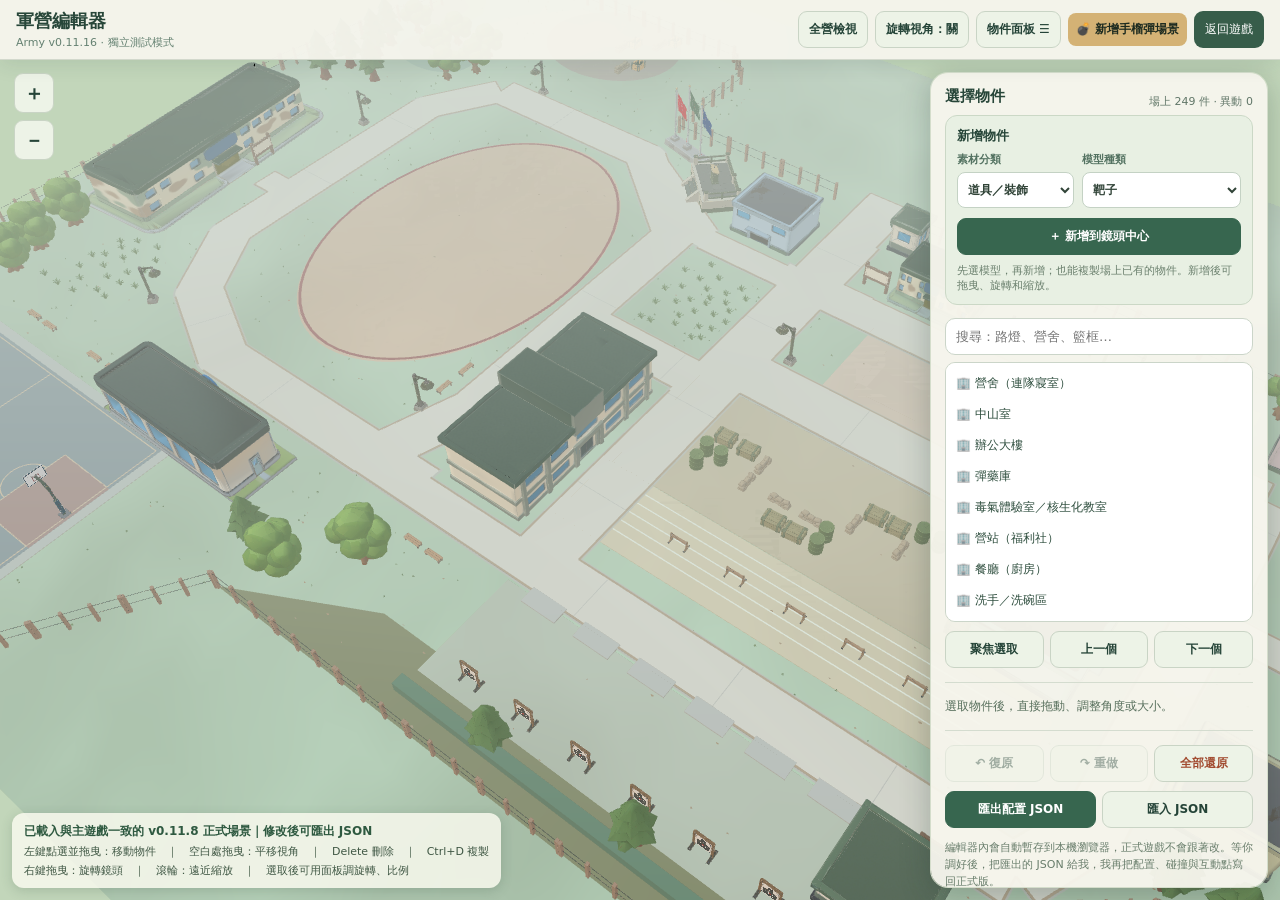
<file: editor.html>
<!doctype html>
<html lang="zh-Hant">
<head>
<meta charset="utf-8">
<meta name="viewport" content="width=device-width,initial-scale=1,maximum-scale=1,viewport-fit=cover">
<title>軍營場景編輯器｜Army v0.11.16</title>
<link rel="stylesheet" href="./editor.css?v=0102">
<script type="importmap">{"imports":{"./src/map/campGeometry.js?v=092":"./src/map/ground103.js?v=124","./src/map/roadMesh.js?v=071":"./src/map/roadMesh104.js?v=125"}}</script>
</head>
<body>
<canvas id="scene" aria-label="軍營 3D 編輯視窗"></canvas>
<canvas id="overlay" aria-hidden="true"></canvas>
<div id="loading" role="status">準備軍營編輯器…</div>
<header class="topbar">
  <div><strong>軍營編輯器</strong><small>Army v0.11.16 · 獨立測試模式</small></div>
  <div class="topActions">
    <button id="centerMap" title="整張地圖">全營檢視</button>
    <button id="togglePanel" title="收合/開啟面板">物件面板 ☰</button>
    <a href="./grenade-scene-editor.html" style="background:#d4b275;color:#1d2b20;border-radius:8px;padding:8px;font-weight:bold">💣 新增手榴彈場景</a>
    <a href="./index.html">返回遊戲</a>
  </div>
</header>
<aside id="editorPanel" aria-label="物件編輯工具">
  <div class="panelTop"><h2>選擇物件</h2><span id="status">尚未選取</span></div>
  <section class="createTools" aria-label="新增物件工具">
    <strong>新增物件</strong>
    <div class="twoCols"><label>素材分類<select id="newCategory"><option value="prop">道具／裝飾</option><option value="building">建築</option></select></label>
    <label>模型種類<select id="newTemplate" aria-label="新增模型種類"></select></label></div>
    <button id="addObject" class="primary block">＋ 新增到鏡頭中心</button>
    <p class="miniTip">先選模型，再新增；也能複製場上已有的物件。新增後可拖曳、旋轉和縮放。</p>
  </section>
  <input id="search" type="search" placeholder="搜尋：路燈、營舍、籃框…" aria-label="搜尋物件">
  <select id="objectList" size="8" aria-label="選取場景中的物件"></select>
  <div class="rowButtons">
    <button id="focus">聚焦選取</button><button id="prev">上一個</button><button id="next">下一個</button>
  </div>
  <div class="separator"></div>
  <div id="details" class="details"><p>點擊場景內的建築或道具，或在清單中選取。</p></div>
  <div class="fields" id="fields" hidden>
    <div class="twoCols">
      <label>X 位置<input id="posX" type="number" step="0.1"></label>
      <label>Z 位置<input id="posZ" type="number" step="0.1"></label>
    </div>
    <label>旋轉角度（°）<input id="yaw" type="number" step="5"></label>
    <label>物件大小（原始比例 = 1.00）<input id="size" type="number" min="0.1" max="5" step="0.05"></label>
    <div class="nudge">
      <span>精細移動</span>
      <div class="arrows"><button data-move="z+">↑</button><button data-move="x-">←</button><button data-move="z-">↓</button><button data-move="x+">→</button></div>
      <div class="rowButtons"><button data-rotate="-15">↶ 15°</button><button data-rotate="15">15° ↷</button><button data-scale="0.9">縮小</button><button data-scale="1.1">放大</button></div>
    </div>
    <div class="rowButtons"><button id="duplicateObject">＋ 複製選取</button><button id="deleteObject" class="danger">刪除選取</button></div>
    <button id="resetOne" class="ghost block">重設這個物件</button>
  </div>
  <div class="separator"></div>
  <div class="rowButtons"><button id="undo">↶ 復原</button><button id="redo">↷ 重做</button><button id="resetAll" class="warning">全部還原</button></div>
  <div class="rowButtons"><button id="export" class="primary">匯出配置 JSON</button><button id="import">匯入 JSON</button><input id="importFile" type="file" accept=".json,application/json" hidden></div>
  <p class="hint">編輯器內會自動暫存到本機瀏覽器，正式遊戲不會跟著改。等你調好後，把匯出的 JSON 給我，我再把配置、碰撞與互動點寫回正式版。</p>
</aside>
<div class="instructions">
  <strong id="toolLabel">操作說明</strong>
  <span>左鍵點選並拖曳：移動物件　｜　空白處拖曳：平移視角　｜　Delete 刪除　｜　Ctrl+D 複製</span>
  <span>右鍵拖曳：旋轉鏡頭　｜　滾輪：遠近縮放　｜　選取後可用面板調旋轉、比例</span>
</div>
<div class="zoomButtons"><button id="zoomIn">＋</button><button id="zoomOut">－</button></div>
<script type="module" src="./editor.js?v=126"></script>
</body>
</html>
</file>
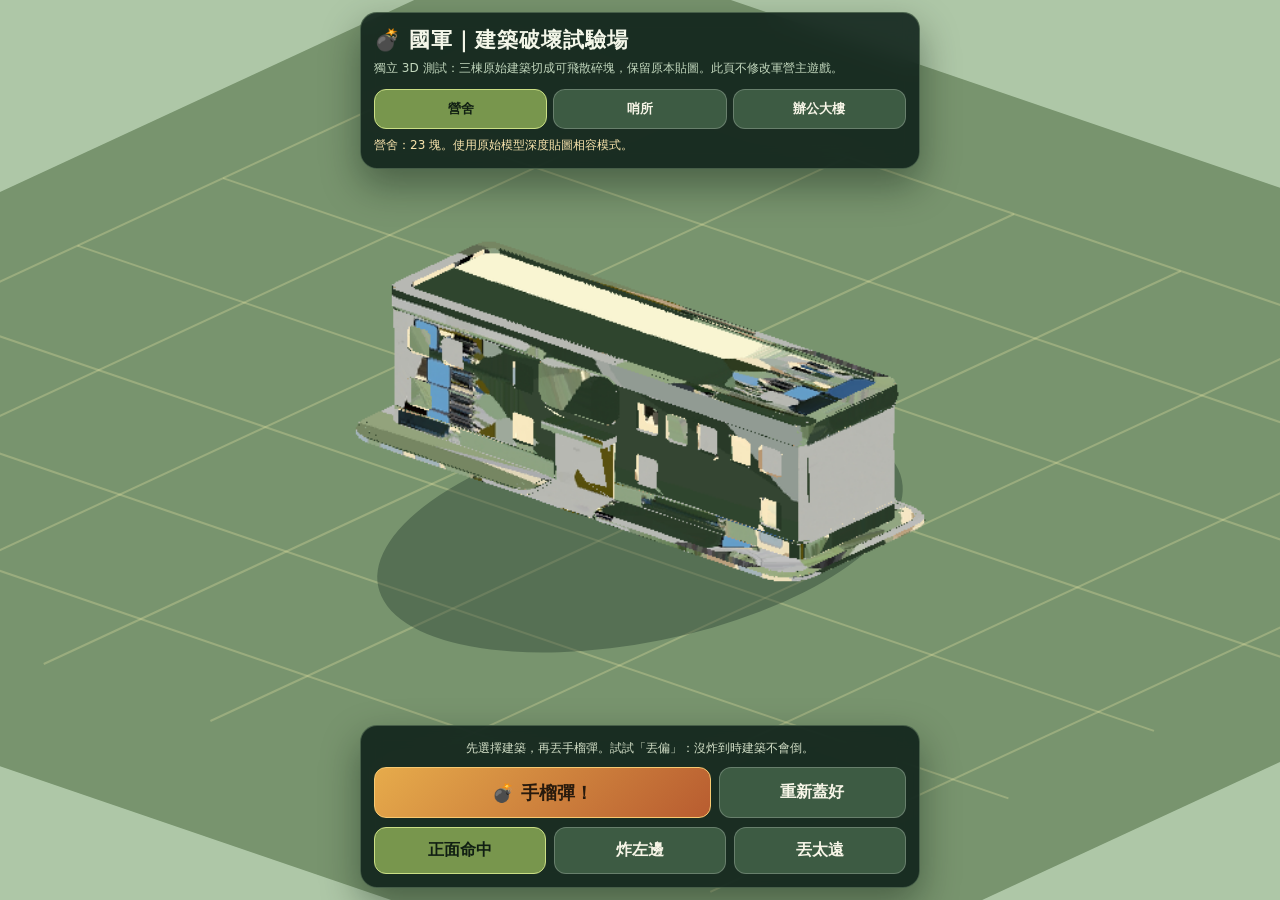
<file: grenade-destruction-test.html>
<!doctype html><html lang="zh-Hant"><head><meta charset="utf-8"><meta name="viewport" content="width=device-width, initial-scale=1, maximum-scale=1, user-scalable=no"><title>國軍手榴彈｜建築破壞試驗場 v0.4</title>
<style>
*{box-sizing:border-box;-webkit-tap-highlight-color:transparent;user-select:none;-webkit-user-select:none}html,body{margin:0;height:100%;overflow:hidden;background:#172820;color:#f3f6e8;font-family:system-ui,-apple-system,"Microsoft JhengHei",sans-serif}button{font:inherit;cursor:pointer;touch-action:manipulation;border:1px solid #ffffff38;border-radius:12px;background:#3d5b43;color:#f7f5e7;font-weight:800;padding:12px 14px}button:disabled{opacity:.45}button.active{background:#78964d;color:#101e13;border-color:#cbdf85}#world,#cpuWorld{width:100%;height:100%;display:block;touch-action:none}#cpuWorld{position:fixed;inset:0;z-index:0;pointer-events:none;display:none}#hud{position:fixed;z-index:2;inset:0;pointer-events:none;display:flex;flex-direction:column;justify-content:space-between;padding:calc(12px + env(safe-area-inset-top)) 12px calc(12px + env(safe-area-inset-bottom))}#hud button{pointer-events:auto}#header,#controls{max-width:560px;margin-inline:auto;width:100%;background:#0c1e17de;border:1px solid #b1d5a34d;border-radius:17px;box-shadow:0 16px 38px #06130a66;backdrop-filter:blur(10px);padding:13px}h1{font-size:21px;margin:0 0 5px;letter-spacing:1px}.sub{font-size:12px;line-height:1.55;color:#c2d7bd}.buttons{display:flex;gap:6px;margin-top:11px}.buttons button{flex:1;min-width:0;padding:10px 6px;font-size:13px}#status{margin-top:8px;font-size:12px;color:#f9e4ad;min-height:18px}#controls{display:grid;gap:9px}.control-row{display:grid;grid-template-columns:1fr 1fr 1fr;gap:8px}#blastBtn{background:linear-gradient(135deg,#e6ab4b,#b85c30);border-color:#f8c971;color:#271a0d;font-size:18px;min-height:51px}.actionRow{display:grid;grid-template-columns:1.8fr 1fr;gap:8px}.actionRow button{min-height:45px}#tip{text-align:center;color:#d3dfc7;font-size:12px;line-height:1.55}#flash{position:fixed;inset:0;background:#fff9e1;z-index:6;opacity:0;pointer-events:none}#flash.pop{animation:flash .34s ease-out}@keyframes flash{0%{opacity:0}12%{opacity:.92}35%{opacity:.38}100%{opacity:0}}#world.shaking,#cpuWorld.shaking{animation:shake .38s linear}@keyframes shake{0%,100%{transform:translate(0,0)}20%{transform:translate(-7px,4px)}40%{transform:translate(6px,-5px)}60%{transform:translate(-5px,-2px)}80%{transform:translate(4px,2px)}}#quake{position:fixed;inset:0;pointer-events:none;z-index:0}#smoke{position:fixed;z-index:1;pointer-events:none;width:100%;height:100%}.puff{position:absolute;left:50%;top:47%;width:30px;height:30px;border-radius:50%;background:radial-gradient(circle,#efcd91b8 0%,#9c9c83ac 45%,#949a8455 80%,transparent 100%);transform:translate(-50%,-50%);animation:puff .95s ease-out both}@keyframes puff{0%{opacity:.95;transform:translate(-50%,-50%) scale(.3)}100%{opacity:0;transform:translate(calc(-50% + var(--dx)),calc(-50% + var(--dy))) scale(var(--sz))}}@media(max-width:460px){h1{font-size:18px}#header,#controls{padding:11px}#tip{font-size:11px}}
</style></head><body><div id="quake"></div><canvas id="world"></canvas><canvas id="cpuWorld" aria-hidden="true"></canvas><div id="smoke"></div><div id="flash"></div><div id="hud"><section id="header"><h1>💣 國軍｜建築破壞試驗場</h1><div class="sub">獨立 3D 測試：三棟原始建築切成可飛散碎塊，保留原本貼圖。此頁不修改軍營主遊戲。</div><div class="buttons"><button data-type="barracks" class="active">營舍</button><button data-type="guardhouse">哨所</button><button data-type="office">辦公大樓</button></div><div id="status">載入模型中…</div></section><section id="controls"><div id="tip">先選擇建築，再丟手榴彈。試試「丟偏」：沒炸到時建築不會倒。</div><div class="actionRow"><button id="blastBtn" disabled>💣 手榴彈！</button><button id="resetBtn" disabled>重新蓋好</button></div><div class="control-row"><button id="center" class="active">正面命中</button><button id="left">炸左邊</button><button id="far">丟太遠</button></div></section></div>
<script>
(()=>{'use strict';
 const $=id=>document.getElementById(id),canvas=$('world'),cpuCanvas=$('cpuWorld'),cpuCtx=cpuCanvas.getContext('2d'),realGl=canvas.getContext('webgl2',{antialias:true,alpha:false,powerPreference:'high-performance'}),status=$('status');
 // Keep CPU compatibility functional even when WebGL2 is completely unavailable.
 // The lightweight facade is used only for GLB buffer bookkeeping; actual
 // fragments and original depth-tested images are drawn to the 2D canvas.
 const fakeConstants={VERTEX_SHADER:35633,FRAGMENT_SHADER:35632,COMPILE_STATUS:35713,LINK_STATUS:35714,NO_ERROR:0,FLOAT:5126,UNSIGNED_SHORT:5123,UNSIGNED_INT:5125,ARRAY_BUFFER:34962,ELEMENT_ARRAY_BUFFER:34963,STATIC_DRAW:35044,TEXTURE_2D:3553,RGBA:6408,UNSIGNED_BYTE:5121,TEXTURE_MIN_FILTER:10241,TEXTURE_MAG_FILTER:10240,LINEAR:9729,LINEAR_MIPMAP_LINEAR:9987,TEXTURE_WRAP_S:10242,TEXTURE_WRAP_T:10243,CLAMP_TO_EDGE:33071,TEXTURE0:33984,TRIANGLES:4,COLOR_BUFFER_BIT:16384,DEPTH_BUFFER_BIT:256,DEPTH_TEST:2929,CULL_FACE:2884};
 const noop=()=>{};
 const gl=realGl||new Proxy(fakeConstants,{get:(o,k)=>{
   if(k in o)return o[k];
   if(k==='getShaderParameter'||k==='getProgramParameter')return ()=>true;
   if(k==='getError')return ()=>0;
   if(k==='createShader'||k==='createProgram'||k==='createBuffer'||k==='createVertexArray'||k==='createTexture'||k==='getUniformLocation')return ()=>({});
   if(k==='readPixels')return (x,y,w,h,format,type,out)=>out.fill(0);
   return noop;
 }});
 if(!realGl){canvas.style.display='none';cpuCanvas.style.display='block';status.textContent='使用相容顯示載入建築…';}
 const clamp=(x,a,b)=>Math.min(b,Math.max(a,x));const I=()=>new Float32Array([1,0,0,0,0,1,0,0,0,0,1,0,0,0,0,1]);
 function mul(a,b){const o=new Float32Array(16);for(let c=0;c<4;c++)for(let r=0;r<4;r++){let t=0;for(let k=0;k<4;k++)t+=a[r+4*k]*b[k+4*c];o[r+4*c]=t}return o}
 function tr(x,y,z){const m=I();m[12]=x;m[13]=y;m[14]=z;return m}
 function scale(x,y,z){return new Float32Array([x,0,0,0,0,y,0,0,0,0,z,0,0,0,0,1])}
 function rotate(x,y,z){const cx=Math.cos(x),sx=Math.sin(x),cy=Math.cos(y),sy=Math.sin(y),cz=Math.cos(z),sz=Math.sin(z);return new Float32Array([cy*cz,cy*sz,-sy,0,sx*sy*cz-cx*sz,sx*sy*sz+cx*cz,sx*cy,0,cx*sy*cz+sx*sz,cx*sy*sz-sx*cz,cx*cy,0,0,0,0,1])}
 const vec=(a,b)=>a.map((v,i)=>v-b[i]);const norm=a=>{const n=Math.hypot(...a)||1;return a.map(x=>x/n)};const cross=(a,b)=>[a[1]*b[2]-a[2]*b[1],a[2]*b[0]-a[0]*b[2]];const dot=(a,b)=>a.reduce((s,v,i)=>s+v*b[i],0);
 function view(eye,target){const z=norm(vec(eye,target)),x=norm(cross([0,1,0],z)),y=cross(z,x);return new Float32Array([x[0],y[0],z[0],0,x[1],y[1],z[1],0,x[2],y[2],z[2],0,-dot(x,eye),-dot(y,eye),-dot(z,eye),1])}
 function perspective(fov,ratio,n,f){const t=1/Math.tan(fov/2);return new Float32Array([t/ratio,0,0,0,0,t,0,0,0,0,(f+n)/(n-f),-1,0,0,2*f*n/(n-f),0])}
 function shader(type,source){const s=gl.createShader(type);gl.shaderSource(s,source);gl.compileShader(s);if(!gl.getShaderParameter(s,gl.COMPILE_STATUS))throw new Error(gl.getShaderInfoLog(s));return s}
 const VS=`#version 300 es\nprecision highp float;layout(location=0)in vec3 p;layout(location=1)in vec3 n;layout(location=2)in vec2 uv;uniform mat4 uVP,uModel;out vec3 vN;out vec2 vUV;void main(){gl_Position=uVP*uModel*vec4(p,1.);vN=normalize(mat3(uModel)*n);vUV=uv;}`;
 const FS=`#version 300 es\nprecision mediump float;in vec3 vN;in vec2 vUV;uniform sampler2D uTex;uniform vec3 uTint;out vec4 frag;void main(){vec3 c=texture(uTex,vUV).rgb*uTint;float light=.75+.29*max(0.,dot(normalize(vN),normalize(vec3(-.46,1.4,.72))));frag=vec4(c*light,1.);}`;
 const pr=gl.createProgram();gl.attachShader(pr,shader(gl.VERTEX_SHADER,VS));gl.attachShader(pr,shader(gl.FRAGMENT_SHADER,FS));gl.linkProgram(pr);if(!gl.getProgramParameter(pr,gl.LINK_STATUS))throw Error(gl.getProgramInfoLog(pr));
 const U={vp:gl.getUniformLocation(pr,'uVP'),model:gl.getUniformLocation(pr,'uModel'),tex:gl.getUniformLocation(pr,'uTex'),tint:gl.getUniformLocation(pr,'uTint')};
 const paths={barracks:'assets/buildings/destructible/barracks-fractured.glb',guardhouse:'assets/buildings/destructible/guardhouse-fractured.glb',office:'assets/buildings/destructible/office-fractured.glb'};
 const names={barracks:'營舍',guardhouse:'哨所',office:'辦公大樓'};const cache={};let type='barracks',state='loading',mode='center',parts=[],scaleUnit=1,buildingHeight=3,grenade=null,fireAt=0,impact=null,fallTime=0,cpuMode=!realGl,probeFrames=0;
 const originalScreens={};
 const readyImage=(t)=>{if(originalScreens[t])return originalScreens[t];const img=new Image();img.src='assets/buildings/destructible/'+t+'-intact.png';img.onload=()=>{if(cpuMode&&type===t)cpuDraw(0);};originalScreens[t]=img;return img;};
 function attr(loc,data,width){const b=gl.createBuffer();gl.bindBuffer(gl.ARRAY_BUFFER,b);gl.bufferData(gl.ARRAY_BUFFER,data,gl.STATIC_DRAW);gl.enableVertexAttribArray(loc);gl.vertexAttribPointer(loc,width,gl.FLOAT,false,0,0)}
 function mesh(vertices,normals,uv,indices){const vao=gl.createVertexArray();gl.bindVertexArray(vao);attr(0,vertices,3);attr(1,normals,3);attr(2,uv,2);const ib=gl.createBuffer();gl.bindBuffer(gl.ELEMENT_ARRAY_BUFFER,ib);gl.bufferData(gl.ELEMENT_ARRAY_BUFFER,indices,gl.STATIC_DRAW);gl.bindVertexArray(null);return {vao,count:indices.length,indexType:indices instanceof Uint32Array?gl.UNSIGNED_INT:gl.UNSIGNED_SHORT}}
 const white=gl.createTexture();gl.bindTexture(gl.TEXTURE_2D,white);gl.texImage2D(gl.TEXTURE_2D,0,gl.RGBA,1,1,0,gl.RGBA,gl.UNSIGNED_BYTE,new Uint8Array([255,255,255,255]));gl.texParameteri(gl.TEXTURE_2D,gl.TEXTURE_MIN_FILTER,gl.LINEAR);gl.texParameteri(gl.TEXTURE_2D,gl.TEXTURE_MAG_FILTER,gl.LINEAR);
 async function loadGlb(path){const r=await fetch(path);if(!r.ok)throw Error('模型 HTTP '+r.status);const bytes=await r.arrayBuffer(),dv=new DataView(bytes);if(dv.getUint32(0,true)!==0x46546c67)throw Error('GLB 格式錯誤');const len=dv.getUint32(12,true),j=JSON.parse(new TextDecoder().decode(new Uint8Array(bytes,20,len))),base=28+len,binlen=dv.getUint32(base-8,true);
 function read(ix){const a=j.accessors[ix],v=j.bufferViews[a.bufferView],C={5126:Float32Array,5125:Uint32Array,5123:Uint16Array,5121:Uint8Array}[a.componentType],w={SCALAR:1,VEC2:2,VEC3:3,VEC4:4}[a.type],offset=base+(v.byteOffset||0)+(a.byteOffset||0);return new C(bytes,offset,a.count*w)}
 const images=await Promise.all(j.images.map(async im=>{const v=j.bufferViews[im.bufferView];const blob=new Blob([bytes.slice(base+(v.byteOffset||0),base+(v.byteOffset||0)+v.byteLength)],{type:im.mimeType});return createImageBitmap(blob)}));
 const texCanvas=document.createElement('canvas');texCanvas.width=1024;texCanvas.height=1024;const texCtx=texCanvas.getContext('2d',{willReadFrequently:true});texCtx.drawImage(images[0],0,0,1024,1024);const texPixels=texCtx.getImageData(0,0,1024,1024).data;
 const tx=gl.createTexture();gl.bindTexture(gl.TEXTURE_2D,tx);gl.pixelStorei(gl.UNPACK_FLIP_Y_WEBGL,false);gl.texImage2D(gl.TEXTURE_2D,0,gl.RGBA,gl.RGBA,gl.UNSIGNED_BYTE,images[0]);gl.generateMipmap(gl.TEXTURE_2D);gl.texParameteri(gl.TEXTURE_2D,gl.TEXTURE_MIN_FILTER,gl.LINEAR_MIPMAP_LINEAR);gl.texParameteri(gl.TEXTURE_2D,gl.TEXTURE_MAG_FILTER,gl.LINEAR);gl.texParameteri(gl.TEXTURE_2D,gl.TEXTURE_WRAP_S,gl.CLAMP_TO_EDGE);gl.texParameteri(gl.TEXTURE_2D,gl.TEXTURE_WRAP_T,gl.CLAMP_TO_EDGE);images.forEach(im=>im.close());
 const pieces=[];let lo=[Infinity,Infinity,Infinity],hi=[-Infinity,-Infinity,-Infinity];
 j.nodes.forEach(nd=>{const meshId=nd.mesh;if(meshId==null)return;const p=j.meshes[meshId].primitives[0],v=read(p.attributes.POSITION),n=read(p.attributes.NORMAL),uv=read(p.attributes.TEXCOORD_0),idx=read(p.indices);const geo=mesh(v,n,uv,idx),center=nd.translation||[0,0,0];let bottom=Infinity;
 for(let i=0;i<v.length;i+=3){const x=v[i]+center[0],y=v[i+1]+center[1],z=v[i+2]+center[2];lo[0]=Math.min(lo[0],x);lo[1]=Math.min(lo[1],y);lo[2]=Math.min(lo[2],z);hi[0]=Math.max(hi[0],x);hi[1]=Math.max(hi[1],y);hi[2]=Math.max(hi[2],z);bottom=Math.min(bottom,v[i+1]);}
 pieces.push({geo,vertices:v,normals:n,uv,indices:idx,center,bottom,spin:[0,0,0],offset:[0,0,0],velocity:[0,0,0],omega:[0,0,0]});});
 return {pieces,texture:tx,texPixels,texCanvas,bounds:{lo,hi},cpuSprites:null,cpuIntact:null};
 }
 function createCube(){const p=[],n=[],uv=[],idx=[];const v=[[[-1,-1,1],[1,-1,1],[1,1,1],[-1,1,1]],[[1,-1,-1],[-1,-1,-1],[-1,1,-1],[1,1,-1]],[[-1,-1,-1],[-1,-1,1],[-1,1,1],[-1,1,-1]],[[1,-1,1],[1,-1,-1],[1,1,-1],[1,1,1]],[[-1,1,1],[1,1,1],[1,1,-1],[-1,1,-1]],[[-1,-1,-1],[1,-1,-1],[1,-1,1],[-1,-1,1]]],norms=[[0,0,1],[0,0,-1],[-1,0,0],[1,0,0],[0,1,0],[0,-1,0]];v.forEach((face,i)=>{const b=p.length/3;face.forEach((point,j)=>{p.push(...point);n.push(...norms[i]);uv.push(j%2,(j>>1)%2)});idx.push(b,b+1,b+2,b,b+2,b+3)});return mesh(new Float32Array(p),new Float32Array(n),new Float32Array(uv),new Uint16Array(idx))}
 const cube=createCube();const sheet=mesh(new Float32Array([-30,0,-30,30,0,-30,30,0,30,-30,0,30]),new Float32Array([0,1,0,0,1,0,0,1,0,0,1,0]),new Float32Array([0,0,1,0,1,1,0,1]),new Uint16Array([0,1,2,0,2,3]));
 const random=(a,b)=>a+Math.random()*(b-a);
 function resetPieces(){const info=cache[type];if(!info)return;scaleUnit=Math.min(8.1/(info.bounds.hi[0]-info.bounds.lo[0]),8.1/(info.bounds.hi[2]-info.bounds.lo[2]));buildingHeight=(info.bounds.hi[1]-info.bounds.lo[1])*scaleUnit;
 parts=info.pieces.map(p=>({...p,offset:[0,0,0],velocity:[0,0,0],spin:[0,0,0],omega:[0,0,0], world:[(p.center[0]-(info.bounds.lo[0]+info.bounds.hi[0])/2)*scaleUnit,(p.center[1]-info.bounds.lo[1])*scaleUnit,(p.center[2]-(info.bounds.lo[2]+info.bounds.hi[2])/2)*scaleUnit],worldBottom:(p.bottom)*scaleUnit}));if(cpuMode)cpuEnsureIntact();state='ready';grenade=null;impact=null;fireAt=0;status.textContent=`${names[type]}：${parts.length} 個獨立碎塊。選「正面命中」試炸！`;$('blastBtn').disabled=false;$('resetBtn').disabled=false}
 async function choose(t){type=t;document.querySelectorAll('[data-type]').forEach(b=>b.classList.toggle('active',b.dataset.type===t));status.textContent=`正在載入${names[t]}…`;state='loading';$('blastBtn').disabled=true;$('resetBtn').disabled=true;
 try{if(!cache[t])cache[t]=await loadGlb(paths[t]);if(type!==t)return;readyImage(t);resetPieces()}catch(e){console.error(e);status.textContent='載入失敗：'+e.message}}
 document.querySelectorAll('[data-type]').forEach(b=>b.addEventListener('click',()=>choose(b.dataset.type)));
 function chooseMode(m){mode=m;document.querySelectorAll('.control-row button').forEach(b=>b.classList.toggle('active',b.id===m))}
 ['center','left','far'].forEach(id=>$(id).addEventListener('click',()=>chooseMode(id)));
 $('resetBtn').addEventListener('click',resetPieces);
 function toss(){if(state!=='ready')return;const end=mode==='center'?[0,.35,0]:mode==='left'?[-6,.35,.3]:[0,.35,-8];grenade={end,start:[0,1.7,10],t:0,duration:1.0};state='flying';$('blastBtn').disabled=true;status.textContent='手榴彈飛行中……';}
 $('blastBtn').addEventListener('click',toss);
 let ring=0;function setExplosion(hit){state='falling';impact={pos:grenade.end.slice(),t:0,hit};grenade=null;$('flash').classList.remove('pop');void $('flash').offsetWidth;$('flash').classList.add('pop');(cpuMode?cpuCanvas:canvas).classList.remove('shaking');void (cpuMode?cpuCanvas:canvas).offsetWidth;(cpuMode?cpuCanvas:canvas).classList.add('shaking');
 if(hit){parts.forEach(p=>{const base=p.world,r=Math.hypot(base[0]-impact.pos[0],base[2]-impact.pos[2]);const strength=Math.max(.55,1.4-r*.1);let dx=base[0]-impact.pos[0]+random(-.75,.75),dz=base[2]-impact.pos[2]+random(-.75,.75),d=Math.hypot(dx,dz)||1;dx/=d;dz/=d;
 p.velocity=[dx*random(3,8)*strength,random(3.1,7.5)*strength+Math.max(0,buildingHeight-base[1])*.15,dz*random(3,8)*strength];p.omega=[random(-5,5),random(-6,6),random(-5,5)];});status.textContent='💥 命中！建築炸成 '+parts.length+' 塊！';}
 else status.textContent='💨 沒炸到！建築完整無損。';
 const smoke=$('smoke');smoke.replaceChildren();for(let i=0;i<15;i++){const e=document.createElement('div');e.className='puff';e.style.setProperty('--dx',random(-140,140)+'px');e.style.setProperty('--dy',random(-175,110)+'px');e.style.setProperty('--sz',random(2.5,7));e.style.animationDelay=random(0,.12)+'s';smoke.appendChild(e)}
 if(navigator.vibrate)navigator.vibrate([55,40,80]);$('resetBtn').disabled=false;setTimeout(()=>{if(state==='falling'){status.textContent+=' 按「重新蓋好」可以再炸一次。';}},1250)
 }

 // The WebGL2 renderer is preferred. If WebGL cannot show the building, draw
 // the SAME UV-mapped triangles to 2D canvas. Never approximate the texture
 // with a solid color per polygon (which caused the broken mosaic appearance).
 function cpuProject(x,y,z){
   const w=cpuCanvas.width,h=cpuCanvas.height,k=Math.min(w/13,h/12.8);
   return [w*.5+(x*.79-z*.69)*k,h*.53+(-y*.94+x*.27+z*.32)*k];
 }
 function cpuTriangleList(partList){
   const info=cache[type],b=info.bounds,k=scaleUnit;
   const ox=(b.lo[0]+b.hi[0])*.5,oz=(b.lo[2]+b.hi[2])*.5;
   const list=[];
   for(const p of partList){
     const v=p.vertices,uv=p.uv,idx=p.indices;
     const sx=(p.center[0]-ox)*k,sy=(p.center[1]-b.lo[1])*k,sz=(p.center[2]-oz)*k;
     for(let i=0;i<idx.length;i+=3){
       const pts=[],tx=[],ty=[];let depth=0;
       for(let j=0;j<3;j++){
         const vi=idx[i+j],m=vi*3,t=vi*2;
         const x=sx+v[m]*k,y=sy+v[m+1]*k,z=sz+v[m+2]*k;
         pts.push(cpuProject(x,y,z));tx.push(uv[t]*info.texCanvas.width);ty.push((1-uv[t+1])*info.texCanvas.height);
         depth+=x*.64+y*.40+z*.77;
       }
       const area=(pts[1][0]-pts[0][0])*(pts[2][1]-pts[0][1])-(pts[2][0]-pts[0][0])*(pts[1][1]-pts[0][1]);
       if(Math.abs(area)>0.01)list.push({pts,tx,ty,depth:depth/3});
     }
   }
   // Back-to-front painter order. For intact model we sort ALL building faces
   // together, not by chunk: chunk-level compositing used to expose roof triangles.
   list.sort((a,b)=>a.depth-b.depth);
   return list;
 }
 function cpuPaintTriangles(list,clipRect){
   const originX=clipRect.x,originY=clipRect.y;
   const out=document.createElement('canvas');out.width=Math.max(1,Math.ceil(clipRect.w));out.height=Math.max(1,Math.ceil(clipRect.h));
   const ctx=out.getContext('2d',{alpha:true});ctx.imageSmoothingEnabled=true;
   const tex=cache[type].texCanvas;
   let painted=0;
   for(const t of list){
     const [p0,p1,p2]=t.pts, [u0,u1,u2]=t.tx, [v0,v1,v2]=t.ty;
     const det=(u1-u0)*(v2-v0)-(u2-u0)*(v1-v0);
     if(Math.abs(det)<.000001)continue;
     const x0=p0[0]-originX,x1=p1[0]-originX,x2=p2[0]-originX;
     const y0=p0[1]-originY,y1=p1[1]-originY,y2=p2[1]-originY;
     const a=((x1-x0)*(v2-v0)-(x2-x0)*(v1-v0))/det;
     const bb=((y1-y0)*(v2-v0)-(y2-y0)*(v1-v0))/det;
     const c=((x2-x0)*(u1-u0)-(x1-x0)*(u2-u0))/det;
     const d=((y2-y0)*(u1-u0)-(y1-y0)*(u2-u0))/det;
     const e=x0-a*u0-c*v0,f=y0-bb*u0-d*v0;
     if(![a,bb,c,d,e,f].every(Number.isFinite))continue;
     ctx.save();ctx.beginPath();ctx.moveTo(x0,y0);ctx.lineTo(x1,y1);ctx.lineTo(x2,y2);ctx.closePath();ctx.clip();
     ctx.transform(a,bb,c,d,e,f);ctx.drawImage(tex,0,0);ctx.restore();painted++;
   }
   return out;
 }
 function cpuIntactImage(){
   const tris=cpuTriangleList(parts);
   return cpuPaintTriangles(tris,{x:0,y:0,w:cpuCanvas.width,h:cpuCanvas.height});
 }
 function cpuSpriteFor(p){
   const tris=cpuTriangleList([p]);if(!tris.length)return null;
   let minX=Infinity,minY=Infinity,maxX=-Infinity,maxY=-Infinity;
   for(const tri of tris)for(const [x,y] of tri.pts){minX=Math.min(minX,x);minY=Math.min(minY,y);maxX=Math.max(maxX,x);maxY=Math.max(maxY,y)}
   minX=Math.floor(minX)-2;minY=Math.floor(minY)-2;maxX=Math.ceil(maxX)+2;maxY=Math.ceil(maxY)+2;
   return {sprite:cpuPaintTriangles(tris,{x:minX,y:minY,w:maxX-minX,h:maxY-minY}),x:minX,y:minY};
 }
 function cpuEnsureIntact(){readyImage(type)}
 function cpuEnsureSprites(){
   const info=cache[type];if(info&&!info.cpuSprites)info.cpuSprites=parts.map(p=>cpuSpriteFor(p));
 }
 function switchToCpu(reason){
   if(cpuMode)return;
   cpuMode=true;canvas.style.display='none';cpuCanvas.style.display='block';
   const info=cache[type];if(!info)return;
   status.textContent=`${names[type]}：${parts.length} 塊。使用原始模型深度貼圖相容模式。`;
   try{cpuEnsureIntact();if(state==='falling')cpuEnsureSprites()}
   catch(e){console.error('相容繪製失敗',e);status.textContent='相容繪製失敗：'+e.message;}
 }
 function cpuDraw(t){
   const w=cpuCanvas.width,h=cpuCanvas.height,c=cpuCtx;
   c.fillStyle='#aec7a7';c.fillRect(0,0,w,h);
   const origin=cpuProject(0,0,0);
   c.fillStyle='#78946e';c.beginPath();for(const a of [[-13,0,-13],[13,0,-13],[13,0,13],[-13,0,13]]){const q=cpuProject(...a);if(a[0]===-13&&a[2]===-13)c.moveTo(...q);else c.lineTo(...q);}c.closePath();c.fill();
   c.strokeStyle='rgba(232,229,162,.30)';c.lineWidth=2;
   for(let x=-11;x<=11;x+=3){let a=cpuProject(x,0,-10),b=cpuProject(x,0,10);c.beginPath();c.moveTo(...a);c.lineTo(...b);c.stroke()}
   for(let z=-10;z<=10;z+=3){let a=cpuProject(-11,0,z),b=cpuProject(11,0,z);c.beginPath();c.moveTo(...a);c.lineTo(...b);c.stroke()}
   const k=Math.min(w/13,h/12.8);
   c.fillStyle='#253b2d66';c.beginPath();c.ellipse(origin[0],origin[1]+k*.8,3.8*k,1.55*k,-.2,0,Math.PI*2);c.fill();
   const info=cache[type];
   if(info){
     if(state==='falling'&&impact?.hit){
       cpuEnsureSprites();
       const ord=parts.map((p,i)=>({p,i,depth:p.world[0]*.64+p.world[1]*.40+p.world[2]*.77})).sort((a,b)=>a.depth-b.depth);
       for(const {p,i} of ord){const sp=info.cpuSprites[i];if(!sp)continue;
         const o=cpuProject(p.offset[0],p.offset[1],p.offset[2]),d=origin;
         c.save();c.translate(sp.x+sp.sprite.width/2+o[0]-d[0],sp.y+sp.sprite.height/2+o[1]-d[1]);
         c.rotate(p.spin[0]*.28+p.spin[1]*.25);c.drawImage(sp.sprite,-sp.sprite.width/2,-sp.sprite.height/2);c.restore();}
     }else{
       const img=readyImage(type);
       if(img.complete&&img.naturalWidth){
         // Pre-render uses W=1000, H=700, projection scale 700/12.8.
         // Keep the projection size/location identical on portrait and landscape.
         const unit=Math.min(w/13,h/12.8)/(700/12.8);
         c.drawImage(img,w*.5-500*unit,h*.53-700*.53*unit,1000*unit,700*unit);
       }else{
         // Visible loading indication instead of the previous broken UV triangle painter.
         c.fillStyle='#e1e9d2';c.textAlign='center';c.font='bold 20px system-ui';
         c.fillText('正在還原原始建築貼圖…',w*.5,h*.51);
       }
     }
   }
   if(grenade?.xyz){const [x,y]=cpuProject(...grenade.xyz);c.beginPath();c.arc(x,y,8,0,Math.PI*2);c.fillStyle='#374a30';c.fill();c.strokeStyle='#dae6ae';c.lineWidth=2;c.stroke();}
   if(impact&&impact.t<.6){const p=cpuProject(...impact.pos);c.beginPath();c.arc(p[0],p[1],Math.max(8,impact.t*185),0,Math.PI*2);c.strokeStyle=`rgba(255,235,138,${Math.max(0,1-impact.t/.6)})`;c.lineWidth=Math.max(2,11-impact.t*12);c.stroke();}
 }

 function drawMesh(geo,tex,model,tint){gl.uniformMatrix4fv(U.model,false,model);gl.uniform3fv(U.tint,tint);gl.activeTexture(gl.TEXTURE0);gl.bindTexture(gl.TEXTURE_2D,tex);gl.bindVertexArray(geo.vao);gl.drawElements(gl.TRIANGLES,geo.count,geo.indexType,0)}
 function frame(t){requestAnimationFrame(frame);const now=t/1000,dt=Math.min((now-(frame.last||now)),.045);frame.last=now;
 const dpr=Math.min(window.devicePixelRatio||1,1.65),w=Math.round((cpuMode?cpuCanvas:canvas).clientWidth*dpr),h=Math.round((cpuMode?cpuCanvas:canvas).clientHeight*dpr);if(canvas.width!==w||canvas.height!==h){canvas.width=w;canvas.height=h;gl.viewport(0,0,w,h)}if(cpuCanvas.width!==w||cpuCanvas.height!==h){cpuCanvas.width=w;cpuCanvas.height=h;if(cpuMode&&cache[type]){cache[type].cpuIntact=null;cache[type].cpuSprites=null;cpuEnsureIntact();}}if(!cpuMode){gl.enable(gl.DEPTH_TEST);gl.disable(gl.CULL_FACE);gl.clearColor(.67,.78,.66,1);gl.clear(gl.COLOR_BUFFER_BIT|gl.DEPTH_BUFFER_BIT);}
 if(state==='flying'){grenade.t+=dt;const g=grenade,a=clamp(g.t/g.duration,0,1);g.xyz=[g.start[0]+(g.end[0]-g.start[0])*a,g.start[1]+(g.end[1]-g.start[1])*a+4.9*4*a*(1-a),g.start[2]+(g.end[2]-g.start[2])*a];if(a>=1){const bounds=cache[type]?.bounds;const halfX=((bounds.hi[0]-bounds.lo[0])*scaleUnit)/2,halfZ=((bounds.hi[2]-bounds.lo[2])*scaleUnit)/2;const cx=0,cz=0;const hit=Math.abs(g.end[0]-cx)<=halfX+.30&&Math.abs(g.end[2]-cz)<=halfZ+.30;setExplosion(hit)}}
 if(state==='falling'&&impact){impact.t+=dt;if(impact.hit)for(const p of parts){for(let i=0;i<3;i++){p.offset[i]+=p.velocity[i]*dt;p.spin[i]+=p.omega[i]*dt; p.omega[i]*=1-dt*.63;}p.velocity[1]-=15*dt;const bottom=p.world[1]+p.offset[1]+p.worldBottom;if(bottom<.05){p.offset[1]+=.05-bottom;p.velocity[1]=Math.abs(p.velocity[1])*.31;if(p.velocity[1]<.5)p.velocity[1]=0;p.velocity[0]*=.92;p.velocity[2]*=.92}}}
 if(cpuMode){cpuDraw(t);return;}
 const ratio=w/h,portrait=ratio<.86,cam=[12.5,portrait?12.8:10.1,portrait?19.5:15.2],vp=mul(perspective(portrait?Math.PI/3.6:Math.PI/3.8,ratio,.1,100),view(cam,[0,buildingHeight*.37,0]));gl.useProgram(pr);gl.uniformMatrix4fv(U.vp,false,vp);gl.uniform1i(U.tex,0);
 drawMesh(sheet,white,mul(tr(0,-.06,0),scale(1,1,1)),[.44,.60,.39]);
 // visual training range: ground markings and sandbag-color boxes
 for(let i=-3;i<=3;i++){drawMesh(cube,white,mul(tr(i*2.8,-.04,-5.5),scale(.07,.04,.07)),[.68,.71,.38])}
 const info=cache[type];if(info){for(const p of parts){const world=p.world;const model=mul(tr(world[0]+p.offset[0],world[1]+p.offset[1],world[2]+p.offset[2]),mul(rotate(...p.spin),scale(scaleUnit,scaleUnit,scaleUnit)));drawMesh(p.geo,info.texture,model,[1,1,1]);}}
 if(grenade?.xyz){const g=grenade.xyz;drawMesh(cube,white,mul(tr(...g),mul(rotate(now*6,now*4,now*3),scale(.15,.16,.15))),[.19,.36,.18]);}
 if(impact&&impact.t<.6){const r=impact.t*5.7;drawMesh(cube,white,mul(tr(impact.pos[0],.03,impact.pos[2]),scale(r,.015,r)),[.96,.72,.23]);}
 gl.bindVertexArray(null);
 if(state==='ready'&&!cpuMode&&++probeFrames>=10){
   probeFrames=0;
   const x0=Math.floor(w*.27),y0=Math.floor(h*.27),pw=Math.max(2,Math.floor(w*.46)),ph=Math.max(2,Math.floor(h*.48));
   const pix=new Uint8Array(pw*ph*4);
   gl.readPixels(x0,y0,pw,ph,gl.RGBA,gl.UNSIGNED_BYTE,pix);
   let dark=0,light=0,patches=0;
   for(let i=0;i<pix.length;i+=28){const r=pix[i],g=pix[i+1],b=pix[i+2];if(r<115||g<126||b<110)dark++;if(r>200||g>220||b>205)light++;patches++;}
   const err=gl.getError();
   // Buildings have broad dark/light color contrast; the green ground doesn't.
   if(err!==gl.NO_ERROR || (dark+light)<patches*.007) switchToCpu(err!==gl.NO_ERROR?'webgl error '+err:'no building pixels');
 }
 }
 canvas.addEventListener('webglcontextlost',e=>{e.preventDefault();switchToCpu('webgl context lost')});
 window.addEventListener('error',e=>{if(cache[type]&&!cpuMode)switchToCpu('render exception')});
 window.__destructionDebug=()=>({type,state,pieces:parts.length,shattered:state==='falling',modelLoaded:!!cache[type],mode,renderWidth:canvas.width,renderer:cpuMode?'depth-correct-image+dynamic-canvas':'webgl2'});
 requestAnimationFrame(frame);choose('barracks').then(()=>{if(new URLSearchParams(location.search).has('compat'))switchToCpu('manual compatibility');});
})();
</script></body></html>
</file>
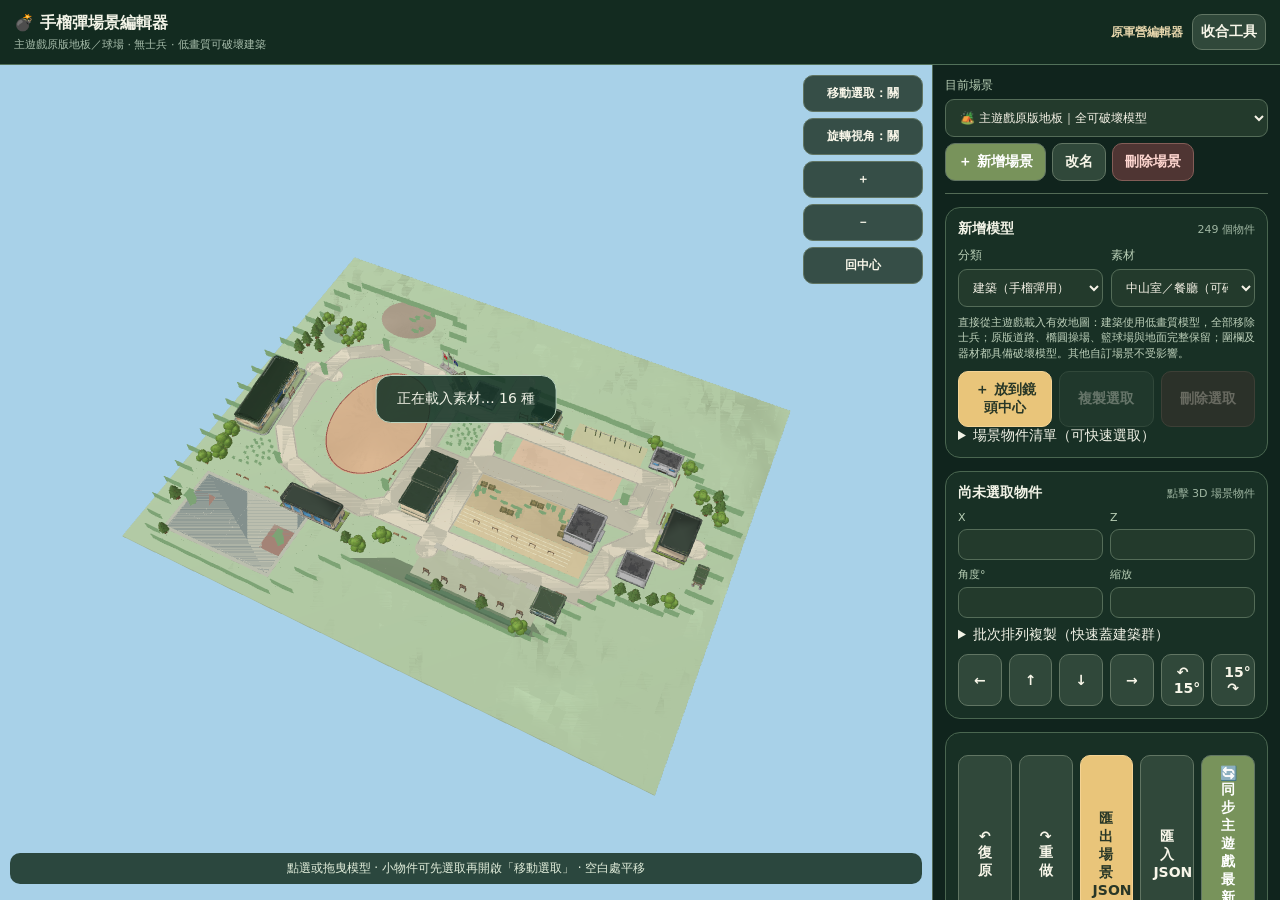
<file: grenade-scene-editor.html>
<!doctype html>
<html lang="zh-Hant">
<head>
<meta charset="utf-8"><meta name="viewport" content="width=device-width,initial-scale=1,maximum-scale=1,user-scalable=no,viewport-fit=cover">
<title>手榴彈場景編輯器｜ARMY2</title>
<link rel="stylesheet" href="./grenade-scene-editor.css?v=3">
</head>
<body>
<header class="topbar">
 <div><b>💣 手榴彈場景編輯器</b><small>主遊戲原版地板／球場 · 無士兵 · 低畫質可破壞建築</small></div>
 <div class="topactions"><a href="./editor.html">原軍營編輯器</a><button id="togglePanel">收合工具</button></div>
</header>
<main id="stage"><canvas id="world" aria-label="3D 編輯場景"></canvas><div id="loading">正在載入模型…</div>
 <div id="camHelp">點選或拖曳模型 · 小物件可先選取再開啟「移動選取」 · 空白處平移</div>
 <div class="camera"><button id="moveSelected">移動選取：關</button><button id="camOrbit">旋轉視角：關</button><button id="zoomIn">＋</button><button id="zoomOut">－</button><button id="homeCamera">回中心</button></div>
</main>
<aside id="panel">
 <div class="sceneLine"><label>目前場景<select id="scenes"></select></label><button id="newScene" class="warm">＋ 新增場景</button><button id="renameScene">改名</button><button id="deleteScene" class="danger">刪除場景</button></div>
 <div class="section">
  <div class="sectionTitle"><b>新增模型</b><span id="objectCount">0 個物件</span></div>
  <div class="two"><label>分類<select id="category"><option value="building">建築（手榴彈用）</option><option value="soldier">士兵（手榴彈用）</option><option value="prop">環境物件（手榴彈用）</option><option value="ground">道路與地面（手榴彈用）</option></select></label><label>素材<select id="template"></select></label></div>
  <p class="qualityHint">直接從主遊戲載入有效地圖：建築使用低畫質模型，全部移除士兵；原版道路、橢圓操場、籃球場與地面完整保留；圍欄及器材都具備破壞模型。其他自訂場景不受影響。</p>
  <div class="btnRow"><button id="add" class="primary">＋ 放到鏡頭中心</button><button id="duplicate">複製選取</button><button id="remove" class="danger">刪除選取</button></div>
  <details><summary>場景物件清單（可快速選取）</summary><select id="objectList" size="5" style="margin-top:8px"></select></details>
 </div>
 <div class="section editFields">
  <div class="sectionTitle"><b id="chosen">尚未選取物件</b><span id="selectionInfo">點擊場景中的模型即可選取</span></div>
  <div id="selectedQualityWrap" class="qualitySwitch" hidden><label>選取物件的畫質<select id="selectedQuality"><option value="low">低畫質（輕量版）</option><option value="high">高畫質（原版貼圖）</option></select></label><span>切換後保留位置、旋轉與縮放</span></div>
  <div class="fields">
   <label>X<input type="number" id="fieldX" step="0.5"></label><label>Z<input type="number" id="fieldZ" step="0.5"></label>
   <label>角度°<input type="number" id="fieldRot" step="15"></label><label>縮放<input type="number" id="fieldScale" step="0.1" min="0.1" max="12"></label>
   <label id="widthWrap" hidden>道路寬<input type="number" id="fieldWidth" step="1" min="1" max="120"></label><label id="depthWrap" hidden>道路長<input type="number" id="fieldDepth" step="1" min="1" max="120"></label>
  </div>
  <details style="margin-top:8px"><summary>批次排列複製（快速蓋建築群）</summary>
    <div class="fields" style="margin-top:8px"><label>橫向幾棟（含原始）<input id="batchCols" type="number" min="1" max="40" value="5"></label>
      <label>縱向幾棟（含原始）<input id="batchRows" type="number" min="1" max="40" value="5"></label>
      <label>橫向間隔（米）<input id="batchDx" type="number" min="1" max="100" value="15"></label>
      <label>縱向間隔（米）<input id="batchDz" type="number" min="1" max="100" value="15"></label></div>
    <button id="batchAdd" class="warm" style="margin-top:8px;width:100%">批次排列複製</button>
  </details>
  <div class="btnRow"><button data-nudge="x-">←</button><button data-nudge="z+">↑</button><button data-nudge="z-">↓</button><button data-nudge="x+">→</button><button data-nudge="rot-">↶ 15°</button><button data-nudge="rot+">15° ↷</button></div>
 </div>
 <div class="section last"><div class="btnRow"><button id="undo">↶ 復原</button><button id="redo">↷ 重做</button><button id="export" class="primary">匯出場景 JSON</button><button id="import">匯入 JSON</button><button id="importMainCamp" class="warm">🔄 同步主遊戲最新軍營</button><input type="file" id="importFile" accept=".json,application/json" hidden></div>
  <p id="hint">主遊戲同步軍營由正式地圖模組產生，按同步會還原該場景中的手動修改（其他自訂場景保留）。場景會自動存在這台裝置。你可以建立多個手榴彈場景，匯出的 JSON 會記住每個模型的高／低畫質選擇、座標、角度、縮放及所有建築、圍欄、器材的碎塊路徑。道路與地面使用焦黑破壞標記。</p>
  <div id="message"></div>
 </div>
</aside>
<script type="module" src="./grenade-scene-editor.js?v=118"></script>
</body>
</html>
</file>
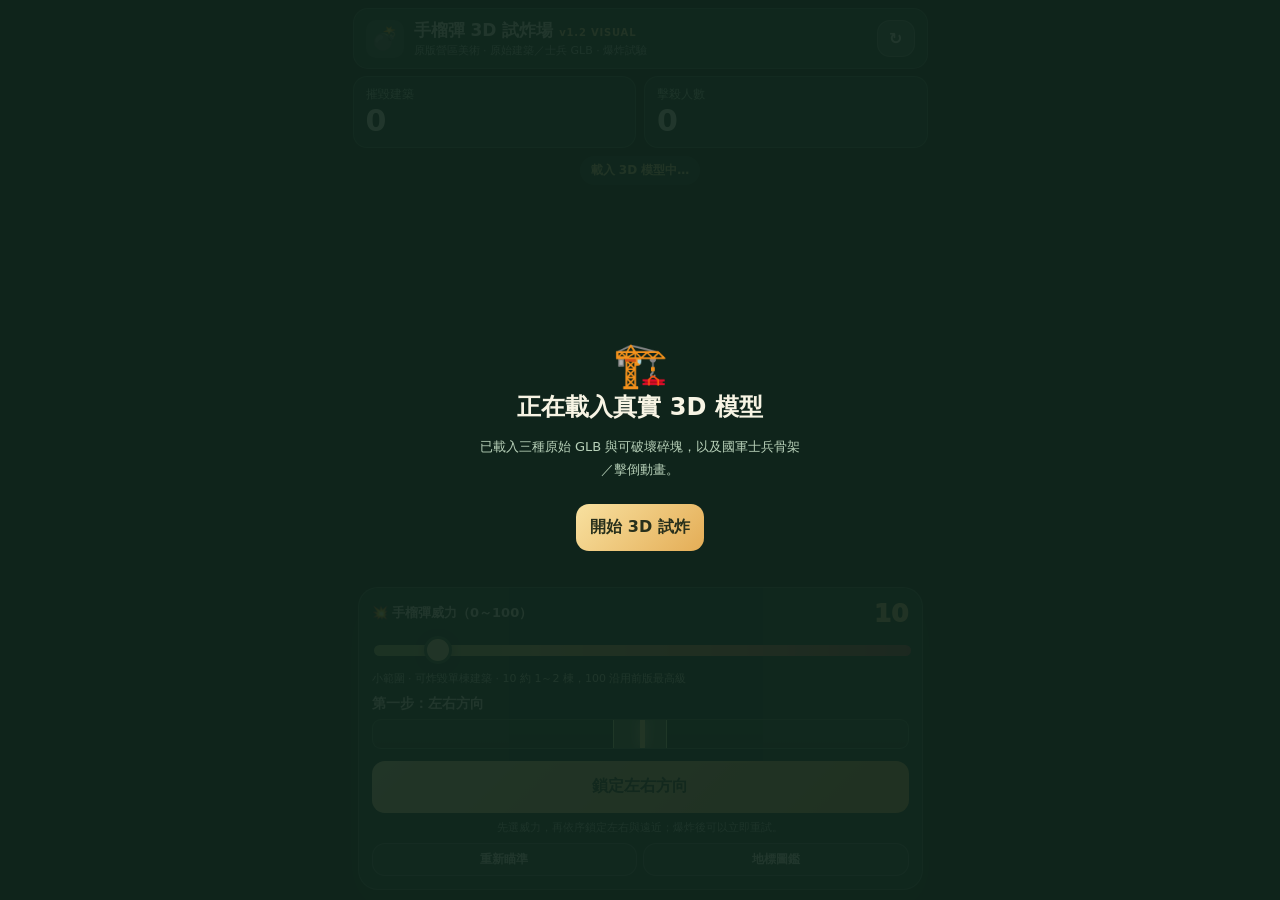
<file: grenade-throw-lab.html>
<!doctype html><html lang="zh-Hant"><head><meta charset="utf-8"/><meta name="viewport" content="width=device-width,initial-scale=1,viewport-fit=cover,maximum-scale=1,user-scalable=no"/><title>國軍手榴彈｜3D 投擲與爆炸試驗場</title>
<style>
:root{--gold:#f5cf81;--muted:#b4c6b7;--stroke:#a7bfa44a;--glass:#0d261de9}
*{box-sizing:border-box;-webkit-tap-highlight-color:transparent}html,body{height:100%;margin:0;overflow:hidden;background:#526f67;color:#f7f4e4;font-family:system-ui,-apple-system,'Microsoft JhengHei',sans-serif;touch-action:manipulation}button,input{font:inherit}button{cursor:pointer;border:1px solid #ffffff3b;background:#395440;color:#f0f7e9;border-radius:13px;font-weight:850;padding:12px 14px;min-height:47px}button:disabled{opacity:.36;cursor:default}.accent{background:linear-gradient(135deg,#f8e1a0,#e4ad56);color:#28301c;border:0}.ghost{background:#3f5b4752}#world3d{position:fixed;inset:0;width:100%;height:100%;display:block;touch-action:none}#top{position:fixed;left:10px;right:10px;top:calc(8px + env(safe-area-inset-top));z-index:4;max-width:575px;margin:auto;pointer-events:none}#titlebar{display:flex;gap:10px;align-items:center;background:#10291fe6;border:1px solid var(--stroke);border-radius:15px;padding:10px 12px;backdrop-filter:blur(10px);pointer-events:auto}#logo{display:grid;place-items:center;width:38px;height:38px;border-radius:10px;background:#6c866a4d;font-size:22px}#ttl{flex:1;min-width:0}h1{font-size:17px;margin:0;line-height:1.3}#version{color:var(--gold);font-size:10px;letter-spacing:.8px}#caption{font-size:11px;color:var(--muted);margin-top:2px}#reset{padding:7px 11px;min-height:37px}#counters{display:grid;grid-template-columns:1fr 1fr;gap:8px;margin-top:7px}#counters>div{background:#0b241adc;border:1px solid var(--stroke);border-radius:14px;padding:9px 12px;backdrop-filter:blur(8px)}#counters span{display:block;font-size:12px;color:#baceba}#counters strong{font-size:clamp(22px,6vw,30px);font-variant-numeric:tabular-nums}#msg{margin:8px auto 0;max-width:100%;width:max-content;min-height:23px;text-align:center;background:#11251eda;color:#f9d58b;border-radius:15px;padding:6px 11px;font-size:12px;font-weight:780;line-height:1.4}#msg:empty{display:none}
#controls{position:fixed;left:10px;right:10px;bottom:calc(10px + env(safe-area-inset-bottom));width:min(565px,calc(100% - 20px));margin:auto;z-index:5;padding:13px;background:var(--glass);border-radius:20px;border:1px solid #a4bd9a55;box-shadow:0 15px 40px #00180ac7;backdrop-filter:blur(12px)}#controls.hide{display:none}#powerBox{display:grid;grid-template-columns:1fr auto;align-items:center;gap:7px 10px}#powerLabel{font-size:13px;font-weight:860}#powerOut{font-size:25px;font-variant-numeric:tabular-nums;color:var(--gold);font-weight:950;line-height:1}#powerSlider{grid-column:1/3;width:100%;height:32px;appearance:none;-webkit-appearance:none;background:transparent;touch-action:pan-x;outline:0}#powerSlider::-webkit-slider-runnable-track{height:11px;border-radius:11px;background:linear-gradient(90deg,#a9bd6b 0%,#dbb56a 30%,#e67c52 65%,#ae3b42 100%)}#powerSlider::-webkit-slider-thumb{appearance:none;width:28px;height:28px;margin-top:-9px;background:#f7dd9c;border:3px solid #355039;border-radius:50%;box-shadow:0 2px 8px #050e0769}#powerHint{grid-column:1/3;font-size:11px;color:#cfdfc9;margin-top:-5px}#aimInfo{font-size:14px;font-weight:900;margin:9px 0 6px}#meter{height:30px;border:1px solid #8db38769;background:linear-gradient(#173b26,#172d20);border-radius:9px;position:relative;overflow:hidden;margin-bottom:12px}#zone{position:absolute;inset:0 auto 0 45%;width:10%;background:#bfd78a59;border-left:1px solid #d6f5a1;border-right:1px solid #d6f5a1}#needle{position:absolute;top:0;bottom:0;width:5px;left:50%;background:#ffdd8c;box-shadow:0 0 12px #fff0a9}#buttons{display:grid;grid-template-columns:1fr 1fr;gap:8px}#lock{grid-column:1/3;min-height:52px}#controlsFoot{font-size:11px;text-align:center;color:#b1c6b4;line-height:1.4;margin-top:7px}#footRow{display:flex;gap:6px;margin-top:8px}#footRow button{flex:1;min-height:33px;font-size:12px;padding:6px}
#result{display:none;position:fixed;inset:0;z-index:8;align-items:center;justify-content:center;background:#07170dcc;backdrop-filter:blur(7px);padding:calc(18px + env(safe-area-inset-top)) 15px calc(18px + env(safe-area-inset-bottom))}#result.show{display:flex}.resultCard{width:min(500px,100%);max-height:100%;overflow:auto;background:linear-gradient(155deg,#2a4330,#12251a);border-radius:22px;border:1px solid #d6ddac63;padding:19px;box-shadow:0 26px 85px #000b}#result h2{font-size:25px;margin:5px 0 11px}.muted{font-size:12px;color:#b2c7b5;line-height:1.6}.cards{display:grid;grid-template-columns:1fr 1fr;gap:9px}.cell{background:#0e251b;border-radius:12px;padding:12px}.cell small{display:block;color:#a9bea9;font-size:11px}.cell b{display:block;font-size:22px;margin-top:5px}#newLandmarks{font-size:13px;color:#f0d490;line-height:1.65;margin:14px 0}#resultBtns{display:flex;gap:9px}#resultBtns button{flex:1}#gallery{display:none;position:fixed;inset:0;background:#10231bed;z-index:10;overflow:auto;padding:calc(22px + env(safe-area-inset-top)) 15px calc(30px + env(safe-area-inset-bottom))}#gallery.show{display:block}.galleryBody{max-width:560px;margin:auto}.galGrid{display:grid;grid-template-columns:repeat(2,minmax(0,1fr));gap:8px;margin:16px 0}.gal{border:1px solid #c6d09c49;background:#254435a8;border-radius:12px;padding:10px}.gal.locked{opacity:.36}.gal small{display:block;color:#aec4b2;font-size:10px;margin-bottom:5px}.gal strong{font-size:14px}#badge{position:fixed;z-index:9;left:50%;top:36%;transform:translate(-50%,-50%) scale(.8);text-align:center;background:#142e20ed;border:1px solid #ffe3a584;color:#ffe6ac;border-radius:16px;padding:11px 18px;pointer-events:none;opacity:0;transition:opacity .15s,transform .2s;font-size:16px;min-width:160px;max-width:90%}#badge.show{opacity:1;transform:translate(-50%,-50%) scale(1)}#loading{position:fixed;inset:0;z-index:9;background:#11271eec;display:flex;align-items:center;justify-content:center;padding:20px;text-align:center}#loading.hidden{display:none}.loadCard{max-width:330px}.loadCard b{font-size:24px}.loadCard p{font-size:13px;color:#b8d1b9;line-height:1.75}#loading button{margin:10px auto}
@media(max-height:730px){#controls{padding:10px}#controlsFoot{display:none}#counters>div{padding:6px 9px}#counters strong{font-size:21px}#meter{margin-bottom:7px}#powerSlider{height:27px}#aimInfo{margin:6px 0 3px}}@media(orientation:landscape) and (max-height:530px){#top{left:10px;right:auto;max-width:255px;top:8px}h1{font-size:12px}#titlebar{padding:5px}#counters{gap:4px}#counters strong{font-size:17px}#counters span{font-size:9px}#msg{font-size:10px}#controls{left:auto;right:10px;width:270px;bottom:8px;padding:8px}#powerHint,#controlsFoot{display:none}#aimInfo{margin:2px 0}#meter{height:22px}#buttons button{min-height:34px;padding:6px}#lock{min-height:37px}#powerSlider{height:20px}}
</style></head><body>
<canvas id="world3d"></canvas>
<header id="top"><div id="titlebar"><div id="logo">💣</div><div id="ttl"><h1>手榴彈 3D 試炸場 <span id="version">v1.2 VISUAL</span></h1><div id="caption">原版營區美術 · 原始建築／士兵 GLB · 爆炸試驗</div></div><button id="reset" aria-label="重新投擲">↻</button></div><div id="counters"><div><span>摧毀建築</span><strong id="buildings">0</strong></div><div><span>擊殺人數</span><strong id="kills">0</strong></div></div><div id="msg">載入 3D 模型中…</div></header>
<section id="controls"><div id="powerBox"><div id="powerLabel">💥 手榴彈威力（0～100）</div><div id="powerOut">10</div><input id="powerSlider" aria-label="選擇爆炸威力" type="range" min="0" max="100" step="1" value="10"><div id="powerHint">10：炸毀約 1～2 棟 · 100：前版最高威力（銀河尺度）</div></div><div id="aimInfo">第一步：左右方向</div><div id="meter"><div id="zone"></div><div id="needle"></div></div><div id="buttons"><button class="accent" id="lock">鎖定左右方向</button></div><div id="controlsFoot">先選威力，再依序鎖定左右與遠近；爆炸後可以立即重試。</div><div id="footRow"><button class="ghost" id="resetBottom">重新瞄準</button><button class="ghost" id="galleryButton">地標圖鑑</button></div></section>
<div id="badge"></div>
<div id="loading"><div class="loadCard"><div style="font-size:44px">🏗️</div><b>正在載入真實 3D 模型</b><p id="loadingDetail">營舍、哨所、辦公大樓切塊模型與國軍士兵…<br>模型約三十多 MB，首次開啟需要下載。</p><button class="accent" id="loadingButton" disabled>載入中…</button></div></div>
<section id="result"><div class="resultCard"><div style="font-size:11px;color:#f2d38e;letter-spacing:1.8px;font-weight:800">國軍手榴彈試炸報告</div><h2 id="resultHeading">爆炸結束</h2><div class="cards"><div class="cell"><small>摧毀建築</small><b id="rBuildings">0</b></div><div class="cell"><small>擊殺人數</small><b id="rKills">0</b></div><div class="cell"><small>紅軍擊殺</small><b id="rRed">0</b></div><div class="cell"><small>友軍誤傷</small><b id="rGreen">0</b></div></div><div id="newLandmarks">本次波及地標：無</div><div id="resultBtns"><button class="accent" id="retry">再投一次</button><button id="seeGallery">地標圖鑑</button></div><p class="muted" style="margin-bottom:0">遊戲虛構爆炸尺度；遠距離破壞統計為場景模擬值。暫不計算真實物理傷害。</p></div></section>
<section id="gallery"><div class="galleryBody"><div style="display:flex;align-items:center;justify-content:space-between"><h2 style="margin:0">🌍 地標圖鑑</h2><button id="closeGallery">返回</button></div><p class="muted">只有衝擊波實際到達後才解鎖。地理位置採遊戲化排列，非現實比例。</p><div class="galGrid" id="galleryGrid"></div></div></section>
<script type="module">
import './grenade-throw-3d.js?v=13';
const $=id=>document.getElementById(id),world=window.GrenadeWorld,clamp=(v,a,b)=>Math.max(a,Math.min(b,v)),fmt=n=>Math.floor(n).toLocaleString('en-US');
let phase='aimX',pos=.5,clock=0,x=0,z=50,power=10,old=performance.now(),reportedLandmarks=new Set(),prevGallery=[],badgeTimer=0,resultTimer=0;
const key='ARMY2_grenade_landmarks_v1',saved=()=>{try{return JSON.parse(localStorage.getItem(key)||'[]')}catch{return []}},store=names=>{try{localStorage.setItem(key,JSON.stringify([...new Set([...saved(),...names])]))}catch{}};
const badge=t=>{const e=$('badge');e.textContent=t;e.classList.add('show');badgeTimer=performance.now()+1800;};
function setState(p){phase=p;$('controls').classList.toggle('hide',!['aimX','aimZ'].includes(p));$('powerSlider').disabled=p!=='aimX';$('lock').disabled=p==='blast'||p==='flight';if(p==='aimX'){$('aimInfo').textContent='第一步：左右方向';$('lock').textContent='鎖定左右方向'}if(p==='aimZ'){$('aimInfo').textContent='第二步：投擲遠近';$('lock').textContent='鎖定遠近 · 投擲！'}}
function updateTitle(){const p=Number($('powerSlider').value);power=p;$('powerOut').textContent=p;let title=p===0?'幾乎無威力':p<=10?'小範圍 · 可炸毀單棟建築':p<=20?'營區級':p<=35?'城鎮級':p<=50?'都市級':p<=65?'大範圍':p<=75?'地球級':p<=85?'太陽系級':p<=92?'恆星級':'銀河級';$('powerHint').textContent=`${title} · 10 約 1～2 棟，100 沿用前版最高級`;}
$('powerSlider').addEventListener('input',updateTitle);
function reset(){world.setLanding(0,50);world.resetDetailed();world.blastMax=0;world.timer=0;world.radius=-1;world.mode='field';world.time=0;world.buildEvents();$('buildings').textContent='0';$('kills').textContent='0';reportedLandmarks=new Set();$('result').classList.remove('show');setState('aimX');$('msg').textContent='瞄準敵軍：準度與爆炸威力分開控制';clock=0;pos=.5;resultTimer=0;}
function shoot(){setState('flight');$('msg').textContent='💣 手榴彈飛行中…';world.launchFlight(x,z,()=>{if(phase!=='flight')return;world.setLanding(x,z);world.beginTestPower(power);setState('blast');$('msg').textContent='💥 爆炸衝擊波正在擴散！';});}
$('lock').addEventListener('click',()=>{if(phase==='aimX'){x=(pos-.5)*72;setState('aimZ');clock=0;}else if(phase==='aimZ'){z=16+pos*73;shoot();}});
$('reset').addEventListener('click',reset);$('resetBottom').addEventListener('click',reset);$('retry').addEventListener('click',reset);
const openGallery=()=>{const list=new Set(saved());$('galleryGrid').innerHTML=window.GrenadeLandmarks.map(l=>`<div class="gal ${list.has(l.name)?'':'locked'}"><small>${l.kind} · ${list.has(l.name)?'✓ 已解鎖':'🔒 未解鎖'}</small><strong>${list.has(l.name)?l.name:'？？？'}</strong></div>`).join('');$('gallery').classList.add('show')};
$('galleryButton').addEventListener('click',openGallery);$('seeGallery').addEventListener('click',openGallery);$('closeGallery').addEventListener('click',()=>$('gallery').classList.remove('show'));
function result(){if(phase!=='blast')return;setState('end');$('resultHeading').textContent=power>=85?'報告長官！宇宙出事了！':power>=65?'報告長官！災情擴大！':power>=20?'報告長官！整片都炸了！':'本次投擲完成';$('rBuildings').textContent=fmt(world.counter.buildings);$('rKills').textContent=fmt(world.counter.kills);$('rRed').textContent=fmt(world.counter.red);$('rGreen').textContent=fmt(world.counter.green);$('newLandmarks').textContent=reportedLandmarks.size?`本次波及地標：${[...reportedLandmarks].join('、')}`:'本次沒有解鎖新地標';$('result').classList.add('show');}
function tick(t){requestAnimationFrame(tick);const dt=clamp((t-old)/1000,0,.045);old=t;
 if(phase==='aimX'||phase==='aimZ'){clock+=dt;pos=.5+.48*Math.sin(clock*(phase==='aimX'?3.25:3.77));$('needle').style.left=`${pos*100}%`;}
 if(phase==='blast'){if(world.advance(dt)){if(!resultTimer)resultTimer=t+1550;if(t>=resultTimer)result();}
   $('buildings').textContent=fmt(world.counter.buildings);$('kills').textContent=fmt(world.counter.kills);
   for(const name of world.newLandmarks){if(!reportedLandmarks.has(name)){reportedLandmarks.add(name);store([name]);badge('🏛️ 地標解鎖：'+name);}}
   if(world.mode==='galaxy')$('msg').textContent='🌌 銀河級災難！';else if(world.mode==='space')$('msg').textContent='🌎 地球／星際級爆炸！';else if(world.radius>60)$('msg').textContent='💥 衝擊波繼續擴散…';
 }
 world.draw();if(t>badgeTimer)$('badge').classList.remove('show');}
let loadingStarted=false;
function startWhenReady(){if(loadingStarted)return;loadingStarted=true;$('loading').classList.add('hidden');reset();requestAnimationFrame(tick);}
const loadingInterval=setInterval(()=>{if(world.modelState==='ready'){clearInterval(loadingInterval);$('loadingDetail').textContent='已載入三種原始 GLB 與可破壞碎塊，以及國軍士兵骨架／擊倒動畫。';$('loadingButton').disabled=false;$('loadingButton').textContent='開始 3D 試炸';}
else if(world.modelState==='partial'||world.modelState==='unavailable'){clearInterval(loadingInterval);$('loadingDetail').textContent='部分 3D 模型載入失敗，請確認已上傳三種 fractured GLB 及主遊戲模型。'+(world.modelErrors?.[0]||'');$('loadingButton').disabled=false;$('loadingButton').textContent='進入相容試驗場';}
},500);
$('loadingButton').addEventListener('click',startWhenReady);updateTitle();
window.__grenadeTest={world,reset,shoot,setPower:p=>{$('powerSlider').value=p;updateTitle()},setAim:(a,b)=>{x=a;z=b},startBlast:()=>{world.setLanding(0,50);world.beginTestPower(Number($('powerSlider').value));setState('blast');},get state(){return phase}};
</script></body></html>
</file>
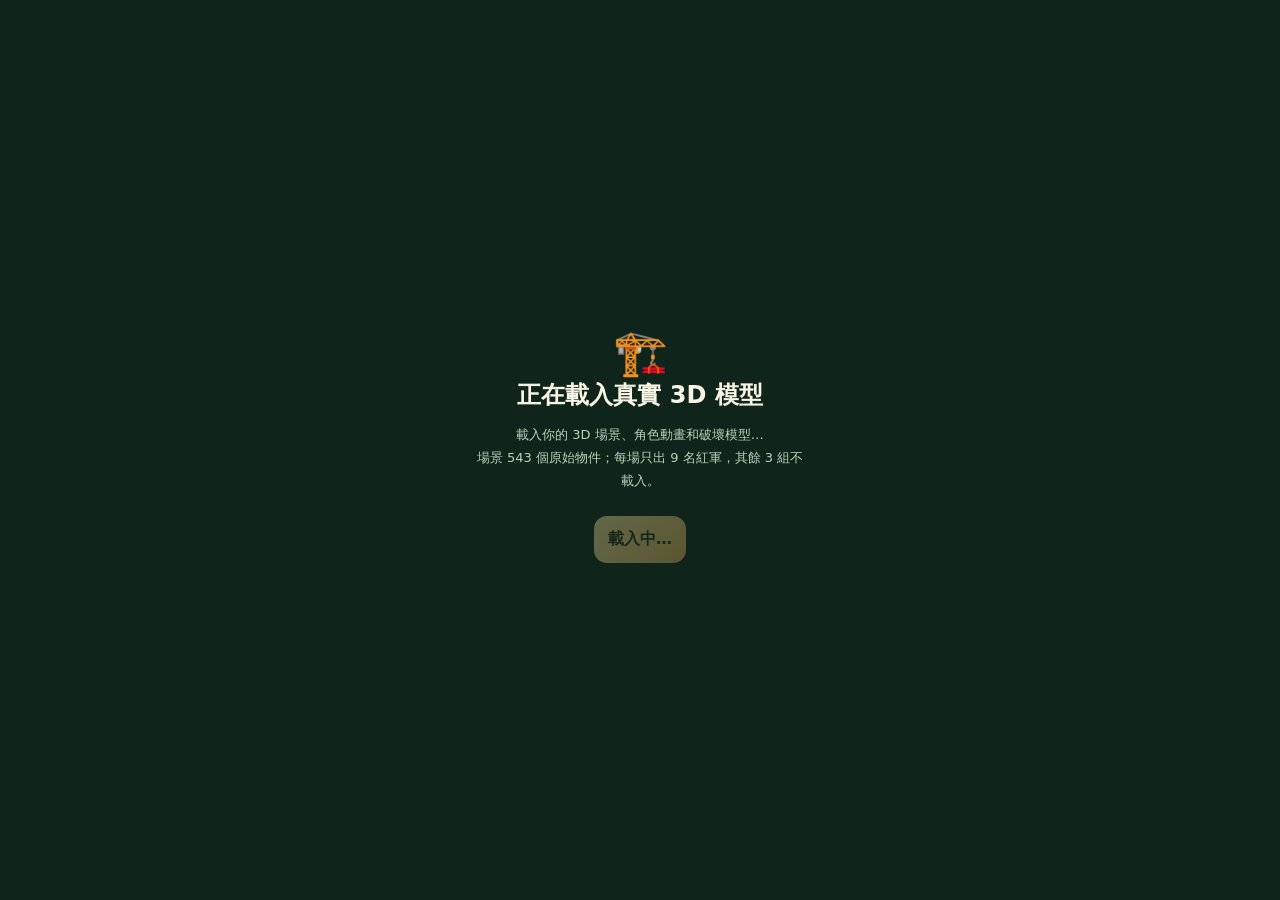
<file: grenade-user-play.html>
<!doctype html><html lang="zh-Hant"><head><meta charset="utf-8"/><meta name="viewport" content="width=device-width,initial-scale=1,viewport-fit=cover,maximum-scale=1,user-scalable=no"/><title>國軍手榴彈｜3D 投擲與爆炸試驗場</title>
<style>
:root{--gold:#f5cf81;--muted:#b4c6b7;--stroke:#a7bfa44a;--glass:#0d261de9}
*{box-sizing:border-box;-webkit-tap-highlight-color:transparent}html,body{height:100%;margin:0;overflow:hidden;background:#526f67;color:#f7f4e4;font-family:system-ui,-apple-system,'Microsoft JhengHei',sans-serif;touch-action:manipulation}button,input{font:inherit}button{cursor:pointer;border:1px solid #ffffff3b;background:#395440;color:#f0f7e9;border-radius:13px;font-weight:850;padding:12px 14px;min-height:47px}button:disabled{opacity:.36;cursor:default}.accent{background:linear-gradient(135deg,#f8e1a0,#e4ad56);color:#28301c;border:0}.ghost{background:#3f5b4752}#world3d{position:fixed;inset:0;width:100%;height:100%;display:block;touch-action:none}#top{position:fixed;left:10px;right:10px;top:calc(8px + env(safe-area-inset-top));z-index:4;max-width:575px;margin:auto;pointer-events:none}#titlebar{display:flex;gap:10px;align-items:center;background:#10291fe6;border:1px solid var(--stroke);border-radius:15px;padding:10px 12px;backdrop-filter:blur(10px);pointer-events:auto}#logo{display:grid;place-items:center;width:38px;height:38px;border-radius:10px;background:#6c866a4d;font-size:22px}#ttl{flex:1;min-width:0}h1{font-size:17px;margin:0;line-height:1.3}#version{color:var(--gold);font-size:10px;letter-spacing:.8px}#caption{font-size:11px;color:var(--muted);margin-top:2px}#reset{padding:7px 11px;min-height:37px}#counters{display:grid;grid-template-columns:1fr 1fr;gap:8px;margin-top:7px}#counters>div{background:#0b241adc;border:1px solid var(--stroke);border-radius:14px;padding:9px 12px;backdrop-filter:blur(8px)}#counters span{display:block;font-size:12px;color:#baceba}#counters strong{font-size:clamp(22px,6vw,30px);font-variant-numeric:tabular-nums}#msg{margin:8px auto 0;max-width:100%;width:max-content;min-height:23px;text-align:center;background:#11251eda;color:#f9d58b;border-radius:15px;padding:6px 11px;font-size:12px;font-weight:780;line-height:1.4}#msg:empty{display:none}
/* Unobstructed throw HUD: no fixed bottom control card. */
body.aiming #msg{display:none}
#powerDock{position:fixed;right:12px;top:calc(174px + env(safe-area-inset-top));z-index:7;display:flex;flex-direction:column;align-items:flex-end;gap:7px;max-width:calc(100vw - 24px);pointer-events:none}
#powerDock.hide{display:none}#powerToggle{pointer-events:auto;min-height:37px;min-width:92px;padding:7px 11px;display:flex;align-items:center;gap:7px;justify-content:center;background:#132d22dc;border:1px solid #e9d19885;border-radius:18px;color:#f9df9e;font-size:13px;box-shadow:0 4px 15px #0005;backdrop-filter:blur(8px)}
#powerDrawer{pointer-events:auto;width:min(300px,calc(100vw - 24px));padding:11px 13px;background:#122a20f4;border:1px solid #e5d49b60;border-radius:15px;box-shadow:0 10px 28px #001709a0;backdrop-filter:blur(12px)}#powerDrawer[hidden]{display:none}#powerDrawer .powerHead{display:flex;justify-content:space-between;align-items:center;font-size:13px;font-weight:850}#powerOut{font-size:23px;color:#fce39c;font-variant-numeric:tabular-nums}
#powerSlider{width:100%;height:30px;appearance:none;-webkit-appearance:none;background:transparent;touch-action:pan-x;outline:0;margin:7px 0 2px}#powerSlider::-webkit-slider-runnable-track{height:10px;border-radius:12px;background:linear-gradient(90deg,#a9bd6b,#dbb56a 30%,#e67c52 65%,#ae3b42)}#powerSlider::-webkit-slider-thumb{appearance:none;width:29px;height:29px;margin-top:-10px;background:#f7dd9c;border:3px solid #355039;border-radius:50%;box-shadow:0 2px 8px #050e0769}
#powerHint{font-size:11px;color:#c9d9c8;line-height:1.4}#powerTools{display:flex;gap:7px;margin-top:9px}#powerTools button{flex:1;font-size:11px;min-height:35px;padding:6px}
#meterH{position:fixed;left:5.5%;bottom:calc(16px + env(safe-area-inset-bottom));height:25px;width:89%;z-index:5;background:#102d23ae;border:1px solid #d7e1ac95;border-radius:16px;backdrop-filter:blur(4px);box-shadow:0 4px 14px #0007;overflow:hidden;pointer-events:none}
#meterH.hide,#meterV.hide,#aimHint.hide,#tapHero.hide{display:none}
#zoneH{position:absolute;top:0;bottom:0;left:45%;width:10%;background:#bce09255;border-left:2px solid #d9eec0;border-right:2px solid #d9eec0}

#meterV{position:fixed;z-index:5;width:25px;height:160px;left:70%;top:43%;background:#102d23bf;border:1px solid #d7e1ac95;border-radius:18px;overflow:hidden;pointer-events:none;box-shadow:0 4px 14px #0007;backdrop-filter:blur(4px)}
#zoneV{position:absolute;left:0;right:0;top:45%;height:10%;background:#bce09255;border-top:2px solid #d9eec0;border-bottom:2px solid #d9eec0}
#needleV{position:absolute;left:0;right:0;top:50%;height:5px;border-radius:5px;background:#ffe7a1;box-shadow:0 0 9px 3px #fff0a683;transform:translateY(-50%)}
#aimHint{position:fixed;z-index:5;left:50%;bottom:calc(49px + env(safe-area-inset-bottom));transform:translateX(-50%);max-width:90%;white-space:nowrap;pointer-events:none;text-align:center;color:#fff0b8;font-size:12px;font-weight:900;text-shadow:0 2px 7px #061a12,0 0 3px #051b12;filter:drop-shadow(0 1px 3px #062b1c)}
#tapHero{position:fixed;z-index:6;width:100px;height:170px;left:45%;top:43%;padding:0;border:0;background:transparent;box-shadow:none;min-height:0;border-radius:44px;cursor:pointer;touch-action:manipulation;-webkit-user-select:none;user-select:none;-webkit-touch-callout:none}
#tapHero{display:none!important;pointer-events:none!important}#tapHero:focus-visible{outline:0}
#tapHint{position:fixed;z-index:5;pointer-events:none;color:#ffe59a;font-size:12px;font-weight:900;text-shadow:0 2px 5px #071b0e,0 0 4px #061a14;transform:translate(-50%,-50%);white-space:nowrap;opacity:.88}
#tapHint.hide{display:none}
#result{display:none;position:fixed;inset:0;z-index:8;align-items:center;justify-content:center;background:#07170dcc;backdrop-filter:blur(7px);padding:calc(18px + env(safe-area-inset-top)) 15px calc(18px + env(safe-area-inset-bottom))}#result.show{display:flex}.resultCard{width:min(500px,100%);max-height:100%;overflow:auto;background:linear-gradient(155deg,#2a4330,#12251a);border-radius:22px;border:1px solid #d6ddac63;padding:19px;box-shadow:0 26px 85px #000b}#result h2{font-size:25px;margin:5px 0 11px}.muted{font-size:12px;color:#b2c7b5;line-height:1.6}.cards{display:grid;grid-template-columns:1fr 1fr;gap:9px}.cell{background:#0e251b;border-radius:12px;padding:12px}.cell small{display:block;color:#a9bea9;font-size:11px}.cell b{display:block;font-size:22px;margin-top:5px}#newLandmarks{font-size:13px;color:#f0d490;line-height:1.65;margin:14px 0}#resultBtns{display:flex;gap:9px}#resultBtns button{flex:1}#gallery{display:none;position:fixed;inset:0;background:#10231bed;z-index:10;overflow:auto;padding:calc(22px + env(safe-area-inset-top)) 15px calc(30px + env(safe-area-inset-bottom))}#gallery.show{display:block}.galleryBody{max-width:560px;margin:auto}.galGrid{display:grid;grid-template-columns:repeat(2,minmax(0,1fr));gap:8px;margin:16px 0}.gal{border:1px solid #c6d09c49;background:#254435a8;border-radius:12px;padding:10px}.gal.locked{opacity:.36}.gal small{display:block;color:#aec4b2;font-size:10px;margin-bottom:5px}.gal strong{font-size:14px}#badge{position:fixed;z-index:9;left:50%;top:36%;transform:translate(-50%,-50%) scale(.8);text-align:center;background:#142e20ed;border:1px solid #ffe3a584;color:#ffe6ac;border-radius:16px;padding:11px 18px;pointer-events:none;opacity:0;transition:opacity .15s,transform .2s;font-size:16px;min-width:160px;max-width:90%}#badge.show{opacity:1;transform:translate(-50%,-50%) scale(1)}#loading{position:fixed;inset:0;z-index:9;background:#11271eec;display:flex;align-items:center;justify-content:center;padding:20px;text-align:center}#loading.hidden{display:none}.loadCard{max-width:330px}.loadCard b{font-size:24px}.loadCard p{font-size:13px;color:#b8d1b9;line-height:1.75}#loading button{margin:10px auto}
@media(max-height:730px){#top{top:calc(4px + env(safe-area-inset-top))}#titlebar{padding:6px 9px}#counters>div{padding:6px 9px}#counters strong{font-size:21px}#msg{margin-top:4px;padding:4px 8px}#powerDock{top:calc(145px + env(safe-area-inset-top))}#meterH{bottom:calc(10px + env(safe-area-inset-bottom))}#aimHint{bottom:calc(42px + env(safe-area-inset-bottom))}}
@media(orientation:landscape) and (max-height:530px){#top{top:5px;left:8px;right:auto;width:210px}h1{font-size:12px}#caption,#version{font-size:9px}#titlebar{padding:5px}#counters{gap:3px}#counters strong{font-size:16px}#counters span{font-size:10px}#msg{font-size:10px}#powerDock{top:9px;right:10px}#meterH{bottom:calc(9px + env(safe-area-inset-bottom));width:53%;left:23.5%;height:19px}#aimHint{bottom:calc(31px + env(safe-area-inset-bottom));font-size:10px}#meterV{height:113px;width:20px}#tapHint{font-size:10px}}
#blastFlash{position:fixed;inset:0;pointer-events:none;z-index:3;background:radial-gradient(ellipse at 50% 57%,rgba(255,236,178,.89),rgba(255,152,61,.39) 45%,transparent 83%);opacity:0;transition:none;mix-blend-mode:screen}

/* v1.9.1 - tactical military HUD meters, no OK zones. */
#meterH{position:fixed;left:50%;bottom:calc(96px + env(safe-area-inset-bottom));transform:translateX(-50%);width:min(76vw,368px);height:126px;z-index:6;padding:10px 12px 12px;background:linear-gradient(180deg,#183124f5,#0f2319f0);border:1px solid #c8bb8290;border-radius:18px;clip-path:polygon(14px 0,calc(100% - 14px) 0,100% 14px,100% calc(100% - 14px),calc(100% - 14px) 100%,14px 100%,0 calc(100% - 14px),0 14px);box-shadow:0 12px 28px #0007,inset 0 0 0 1px #ffffff0a;backdrop-filter:blur(10px);overflow:hidden;pointer-events:none}
#meterH.hide,#meterV.hide,#aimHint.hide,#tapHero.hide{display:none}
#meterH:before,#meterH:after{content:'';position:absolute;border:1px solid #d8cd98aa;opacity:.55}
#meterH:before{left:10px;top:10px;width:24px;height:14px;border-right:0;border-bottom:0}
#meterH:after{right:10px;bottom:10px;width:24px;height:14px;border-left:0;border-top:0}
#meterH .meter-title{position:absolute;left:0;right:0;top:8px;text-align:center;color:#d8cc98;font-weight:900;font-size:10px;letter-spacing:1.6px;line-height:1.2;text-shadow:0 1px 2px #0009}
#meterH .meter-title span{display:block;margin-top:2px;color:#f3f0de;font-size:12px;letter-spacing:.5px}
#meterH svg{position:absolute;left:14px;right:14px;bottom:28px;width:calc(100% - 28px);height:74px;overflow:visible;filter:drop-shadow(0 2px 3px #000a)}
#meterH .dir-labels{display:flex;position:absolute;left:18px;right:18px;bottom:8px;justify-content:space-between;align-items:center;pointer-events:none;color:#d7dac7;font-size:11px;font-weight:900;text-shadow:0 1px 2px #000c}
#meterH .dir-labels span:nth-child(2){opacity:.96}
#meterV{position:fixed;z-index:6;width:56px;height:184px;padding:18px 0;background:linear-gradient(180deg,#183124f2,#0f2319ed);border:1px solid #c8bb8290;border-radius:16px;clip-path:polygon(10px 0,calc(100% - 10px) 0,100% 10px,100% calc(100% - 10px),calc(100% - 10px) 100%,10px 100%,0 calc(100% - 10px),0 10px);box-shadow:0 12px 28px #0007,inset 0 0 0 1px #ffffff0a;backdrop-filter:blur(10px);overflow:hidden;pointer-events:none}
#meterV:before{content:'';position:absolute;left:50%;top:24px;bottom:24px;width:12px;transform:translateX(-50%);border:1px solid #8a947f6e;background:repeating-linear-gradient(to bottom,#f0f1e806 0,#f0f1e806 12px,#d8dcb920 12px,#d8dcb920 13px),linear-gradient(180deg,#ecefdf18,#e7ead90c);border-radius:8px;pointer-events:none}
#meterV:after{content:'';position:absolute;left:9px;top:9px;width:16px;height:12px;border-left:1px solid #d8cd98aa;border-top:1px solid #d8cd98aa;opacity:.55}
#meterV .meter-v-title{position:absolute;top:4px;left:0;right:0;text-align:center;color:#d8cc98;font-weight:900;font-size:9px;letter-spacing:1.2px;text-shadow:0 1px 2px #0009}
#meterV .meter-v-top,#meterV .meter-v-bottom{position:absolute;left:0;right:0;text-align:center;color:#f3f0de;font-weight:900;font-size:12px;text-shadow:0 1px 2px #000c}
#meterV .meter-v-top{top:18px}
#meterV .meter-v-bottom{bottom:18px}
#needleV{position:absolute;left:7px;right:7px;top:50%;height:5px;background:linear-gradient(90deg,#ff8a8a,#dc3232,#ff8a8a);border-radius:999px;box-shadow:0 0 0 1px #fff6,0 0 8px #9f1d1d;transform:translateY(-50%)}
#aimHint{position:fixed;z-index:6;left:50%;bottom:calc(58px + env(safe-area-inset-bottom));transform:translateX(-50%);max-width:min(88vw,340px);padding:7px 12px;border-radius:999px;background:#11271ee3;border:1px solid #ccb9847c;color:#f4e5a8;white-space:nowrap;pointer-events:none;text-align:center;font-size:12px;font-weight:900;text-shadow:0 1px 3px #061a12;box-shadow:0 6px 18px #0005}
@media(max-height:730px){#meterH{bottom:calc(88px + env(safe-area-inset-bottom));width:min(80vw,350px);height:120px}#aimHint{bottom:calc(54px + env(safe-area-inset-bottom))}}
@media(orientation:landscape) and (max-height:530px){#meterH{bottom:calc(16px + env(safe-area-inset-bottom));width:min(46vw,312px);height:100px;padding:8px 10px 10px}#meterH .meter-title{top:6px;font-size:9px}#meterH .meter-title span{font-size:11px}#meterH svg{left:12px;right:12px;bottom:22px;height:58px;width:calc(100% - 24px)}#meterH .dir-labels{left:15px;right:15px;bottom:6px;font-size:10px}#meterV{width:46px;height:132px}#meterV .meter-v-title{font-size:8px}#meterV .meter-v-top,#meterV .meter-v-bottom{font-size:10px}#aimHint{bottom:calc(12px + env(safe-area-inset-bottom));font-size:10px;padding:5px 9px}}

/* v1.9.2: FIX SVG STYLE COLLISION + COMPACT LOWER TACTICAL HUD */
#meterH{
 left:50%;bottom:calc(3px + env(safe-area-inset-bottom));
 width:min(75vw,370px);height:91px;transform:translateX(-50%);
 padding:0;border-radius:13px;overflow:hidden;
 background:linear-gradient(170deg,rgba(23,45,33,.96),rgba(12,31,23,.96));
 border:1px solid rgba(208,196,147,.77);
 box-shadow:0 6px 18px #0009, inset 0 1px 0 #d8cf8e24;
 clip-path:polygon(10px 0,calc(100% - 10px) 0,100% 10px,100% calc(100% - 10px),calc(100% - 10px) 100%,10px 100%,0 calc(100% - 10px),0 10px)
}
#meterH .meter-title{top:3px;font-size:8px;letter-spacing:1.2px;line-height:1.05;color:#baa96c}
#meterH .meter-title span{font-size:10px;margin-top:1px;color:#f4e6b6}
#meterH svg{left:13px;right:13px;top:17px;bottom:auto;width:calc(100% - 26px);height:53px;filter:drop-shadow(0 1px 2px #000a)}
#meterH .dir-labels{left:13px;right:13px;bottom:4px;font-size:9px;color:#d8dfcc}
#meterH:before{top:5px;left:5px;width:12px;height:9px}
#meterH:after{bottom:5px;right:5px;width:12px;height:9px}
#aimHint{bottom:calc(102px + env(safe-area-inset-bottom));padding:5px 9px;font-size:10px;max-width:90vw;background:#14291ee8;border-color:#d0bf8b66}
/* The stage-one hint is already clear on the panel. Remove the floating bubble so it does not cover the soldier. */
body.aiming:has(#meterH:not(.hide)) #aimHint{display:none}
#meterV{width:48px;height:166px;border-radius:12px}
#meterV:before{top:29px;bottom:27px;width:10px}
#meterV .meter-v-title{font-size:8px;top:4px}
#meterV .meter-v-top{top:18px;font-size:10px}
#meterV .meter-v-bottom{bottom:17px;font-size:10px}
#needleV{left:5px;right:5px}
@media (orientation:landscape) and (max-height:530px){
 #meterH{width:min(50vw,310px);height:72px;bottom:calc(2px + env(safe-area-inset-bottom))}
 #meterH svg{top:13px;height:42px}
 #meterH .meter-title{top:2px;font-size:7px}
 #meterH .meter-title span{font-size:9px}
 #meterH .dir-labels{font-size:8px;bottom:2px}
 #aimHint{bottom:calc(82px + env(safe-area-inset-bottom));font-size:9px}
 #meterV{width:42px;height:128px}
}


/* Cinematic camera altitude guide; never blocks the world or touch controls. */
@media(orientation:landscape) and (max-height:530px){#earthCaption{bottom:calc(24px + env(safe-area-inset-bottom));padding:5px 9px}}

/* v1.29: 國軍軍紀調查報告 — mobile-first result presentation. */
#result{padding:calc(12px + env(safe-area-inset-top)) 12px calc(12px + env(safe-area-inset-bottom));background:#09150fdc;overscroll-behavior:contain}
#result .resultCard{width:min(510px,100%);max-height:100%;max-height:calc(100dvh - 24px - env(safe-area-inset-top) - env(safe-area-inset-bottom));overflow-y:auto;-webkit-overflow-scrolling:touch;overscroll-behavior:contain;padding:16px 15px 18px;border:1px solid #bca66b8f;background:linear-gradient(162deg,#233b2c 0%,#13271d 61%,#0d2119 100%);box-shadow:0 16px 80px #000c}
.report-topline{display:flex;align-items:center;justify-content:space-between;gap:8px;color:#dfca90;font-size:10px;letter-spacing:1px;font-weight:900}
.report-id{color:#a6b8a8;letter-spacing:0;font-size:10px;white-space:nowrap}
.report-title{display:flex;align-items:center;justify-content:space-between;gap:12px;border-bottom:1px solid #d8c18a44;padding-bottom:9px;margin:6px 0 12px}
#result .report-title h2{margin:0;font-size:clamp(20px,5.5vw,26px);line-height:1.28;color:#f4e8bd}
.report-title p{margin:4px 0 0;color:#b9cdb8;font-size:11px}
.report-stamp{border:2px solid #d7b46c;border-radius:9px;transform:rotate(-10deg);color:#f0ca7e;font-size:11px;letter-spacing:1px;font-weight:900;text-align:center;padding:5px 8px;line-height:1.25;flex:none;max-width:96px}
.report-score{border:1px solid #dec78f66;background:linear-gradient(130deg,#2b4735,#1a3426);border-radius:16px;display:flex;align-items:center;gap:12px;padding:14px;margin-bottom:11px}
.report-score-main{display:flex;flex-direction:column;align-items:center;min-width:118px;border-right:1px solid #d9c38a44;padding-right:12px}
.report-mini-label{font-size:10px;color:#ceb984;font-weight:850;letter-spacing:.8px}
.report-numeric{font-size:clamp(47px,14vw,62px);line-height:1.02;letter-spacing:-2px;font-weight:950;color:#f7da87;font-variant-numeric:tabular-nums}
.report-numeric small{font-size:13px;letter-spacing:0;color:#c6d0bb;font-weight:600}
.report-grade{flex:1;min-width:0;display:flex;flex-direction:column;gap:5px}
.report-grade strong{font-size:clamp(17px,5vw,22px);color:#f5e9c5;line-height:1.3}
.report-grade span{font-size:11px;color:#c8d8c8;line-height:1.45}
.report-best{font-size:11px;color:#eed597;font-weight:750;margin-top:4px}
.report-dual{display:grid;grid-template-columns:1fr 1fr;gap:8px;margin-bottom:12px}
.report-rank{border:1px solid #bed0b52b;background:#0f291e;border-radius:11px;padding:10px 11px;display:flex;align-items:center;justify-content:space-between;gap:8px}
.report-rank .value{font-size:25px;font-weight:950;line-height:1.1;color:#e1c781}
.report-rank .value.bad{color:#e89b83}
.report-rank small{font-size:11px;color:#b2c6b4;display:block;margin-bottom:3px}
.report-rank span{font-size:10px;color:#c4d1c0}
#result .cards{grid-template-columns:repeat(3,minmax(0,1fr));gap:8px;margin-bottom:12px}
#result .cell{padding:10px 6px;text-align:center;background:#0e281e;border:1px solid #bed0b522}
#result .cell small{font-size:11px;color:#b2c6b4}
#result .cell b{font-size:24px;color:#f7edca;font-variant-numeric:tabular-nums;margin-top:3px}
#result .cell b.danger{color:#eda18a}
.report-section{margin:0 0 12px}
.report-section-heading{display:flex;justify-content:space-between;align-items:center;gap:8px;border-bottom:1px solid #e1ce9550;padding-bottom:6px;margin:0 0 9px;color:#efd59a;font-size:12px;font-weight:900;letter-spacing:.5px}
.report-section-heading small{font-size:10px;color:#aec2b0;font-weight:650;letter-spacing:0}
.report-titles{display:grid;gap:6px}
.report-title-row{display:flex;align-items:center;justify-content:space-between;gap:8px;font-size:11px;padding:7px 9px;background:#203c2d;border-radius:8px}
.report-title-row span{color:#b6c9b5;white-space:nowrap}
.report-title-row strong{color:#efe4c0;font-size:12px;text-align:right}
.report-achievements{display:grid;gap:7px}
.report-achievement{display:flex;gap:9px;align-items:center;padding:9px 10px;border-radius:10px;background:#203b2c;border:1px solid #dcc68b3b}
.report-achievement .emblem{width:36px;height:36px;flex:none;display:grid;place-items:center;background:#364e39;border-radius:10px;font-size:21px}
.report-achievement .ach-copy{flex:1;min-width:0}
.report-achievement strong{font-size:12px;color:#f2e2b4;display:block}
.report-achievement small{font-size:10px;color:#bdcdbb;line-height:1.45;display:block;margin-top:2px}
.report-achievement .ach-new{flex:none;font-size:9px;color:#243325;background:#f2d88e;border-radius:5px;padding:3px 5px;font-weight:900}
.report-no-achievement{font-size:12px;color:#bdd2bf;line-height:1.6;padding:9px 11px;background:#203b2c;border-radius:10px}
.report-officer{background:#182d23;border-left:3px solid #d1b874;padding:11px 12px;border-radius:0 10px 10px 0;color:#f3e8c9;font-size:12px;line-height:1.7}
.report-officer strong{display:block;color:#e8cf91;margin-bottom:3px;font-size:11px}
#result #newLandmarks{margin:6px 0 13px;color:#a8bba9;font-size:10px;line-height:1.55}
#resultBtns{margin-top:10px;gap:8px}#resultBtns button{min-height:45px;padding:9px 11px;font-size:13px}
#gallery{background:#0e211bea;overscroll-behavior:contain}#gallery .galleryBody{background:#172c20;border:1px solid #d0bc8470;border-radius:18px;padding:17px}#gallery h2{margin:0;color:#f2db9f}
#gallery .galGrid{grid-template-columns:repeat(2,minmax(0,1fr));gap:8px;margin:13px 0}
#gallery .gal{background:#254131;border-color:#c9b87c55;padding:12px;min-height:98px}
#gallery .gal.locked{opacity:.52}#gallery .gal strong{color:#f0dfb4}
#gallery .gal .gal-icon{font-size:24px;margin-bottom:5px}#gallery .gal small{line-height:1.4}
@media(max-width:360px){#result .resultCard{padding:13px 11px}.report-score-main{min-width:100px;padding-right:9px}.report-score{padding:11px;gap:9px}.report-title-row{font-size:10px}.report-title-row strong{font-size:11px}}
@media(orientation:landscape) and (max-height:530px){#result .resultCard{max-height:calc(100dvh - 16px)}#result .report-title h2{font-size:20px}.report-numeric{font-size:43px}}

/* v1.31 - clear training view; only power and retry before blast. */
#top{pointer-events:none;max-width:none;}
#titlebar{display:contents;}
#logo,#ttl{display:none;}
#reset{position:fixed;top:calc(8px + env(safe-area-inset-top));right:10px;z-index:8;
 pointer-events:auto;min-height:40px;min-width:76px;padding:7px 10px;
 background:#132d22e8;border:1px solid #e9d19885;border-radius:15px;color:#f6e0a3;
 box-shadow:0 3px 12px #0005;backdrop-filter:blur(7px);font-size:13px;}
#powerDock{top:calc(8px + env(safe-area-inset-top));right:96px;}
#powerDrawer{max-width:calc(100vw - 108px);}
#counters{display:none;position:fixed;top:calc(59px + env(safe-area-inset-top));left:10px;right:10px;
 max-width:575px;margin:0 auto;pointer-events:none;}
body.show-stats #counters{display:grid;}
#msg{display:none!important;}
@media(orientation:landscape) and (max-height:530px){
 #powerDock{top:6px;right:100px;}#reset{top:6px;right:8px;}
 #counters{top:57px;left:8px;right:auto;width:min(44vw,285px);}
}

/* v1.32 — ONE-PAGE FIELD REPORT: no multi-step result pages, compact mobile layout. */
#powerToggle{display:flex;align-items:center;gap:6px}
#throwCount{margin-left:4px;font-size:10px;color:#e6daa6;white-space:nowrap;border-left:1px solid #d0c98a6a;padding-left:7px}
#result{padding:calc(7px + env(safe-area-inset-top)) 9px calc(7px + env(safe-area-inset-bottom))}
#result .resultCard{width:min(530px,100%);height:100%;max-height:calc(100dvh - 14px - env(safe-area-inset-top) - env(safe-area-inset-bottom));padding:10px 12px 10px;overflow:hidden;display:flex;flex-direction:column;gap:0;border-radius:15px}
#result .report-topline{font-size:9px;line-height:1.1;flex:none}
#result .report-id{font-size:9px}
#result .report-title{padding:0 0 4px;margin:4px 0 6px;flex:none}
#result .report-title h2{font-size:20px;line-height:1.13}
#result .report-title p{font-size:10px;margin:2px 0 0}
#result .report-stamp{font-size:9px;padding:4px 6px}
#result .report-score{padding:9px 10px;margin:0 0 7px;gap:10px;flex:none}
#result .report-score-main{min-width:106px;padding-right:9px}
#result .report-numeric{font-size:45px}
#result .report-grade{gap:2px}
#result .report-grade strong{font-size:17px}
#result .report-grade span,#result .report-best{font-size:10px;line-height:1.2;margin:0}
#result .report-dual{gap:6px;margin:0 0 6px;flex:none}
#result .report-rank{padding:6px 8px}
#result .report-rank small{font-size:10px;margin:0}
#result .report-rank span{font-size:9px}
#result .report-rank .value{font-size:22px}
#result .cards{gap:6px;margin:0 0 7px;flex:none}
#result .cell{padding:6px 4px;border-radius:9px}
#result .cell small{font-size:10px}
#result .cell b{font-size:18px;margin:2px 0 0}
#result .report-section{margin:0 0 7px;flex:none}
#result .report-section-heading{font-size:10px;margin:0 0 4px;padding:0 0 3px;line-height:1.2}
#result .report-section-heading small{font-size:9px}
#result .report-titles{display:grid;grid-template-columns:repeat(3,minmax(0,1fr));gap:5px}
#result .report-title-row{padding:6px 4px;display:flex;flex-direction:column;gap:2px;align-items:center;min-width:0;line-height:1.12;text-align:center}
#result .report-title-row span{font-size:9px}
#result .report-title-row strong{font-size:10px;line-height:1.12;text-align:center;overflow-wrap:anywhere}
#result .report-achievements{display:grid;grid-template-columns:repeat(3,minmax(0,1fr));gap:5px}
#result .report-achievement{padding:5px;display:flex;align-items:center;gap:5px;min-width:0;border-radius:8px;position:relative}
#result .report-achievement .emblem{width:26px;height:26px;font-size:17px;border-radius:6px}
#result .report-achievement strong{font-size:10px;line-height:1.18;overflow-wrap:anywhere}
#result .report-achievement small{display:none}
#result .report-achievement .ach-new{font-size:7px;padding:1px 2px;position:absolute;right:2px;top:1px}
#result .report-no-achievement{grid-column:span 3;padding:5px 7px;font-size:10px}
#result .report-officer{padding:7px 9px;font-size:11px;line-height:1.4}
#result .report-officer strong{font-size:10px;margin:0 0 1px}
#result #newLandmarks{font-size:9px;line-height:1.2;margin:2px 0 5px;flex:none}
#result #resultBtns{margin-top:auto;gap:6px;flex:none}
#result #resultBtns button{min-height:39px;padding:6px 7px;font-size:12px}
#result .report-footnote{display:none}
@media(max-height:710px){
 #result .resultCard{padding:7px 9px}
 #result .report-title h2{font-size:18px}
 #result .report-score{padding:6px 9px}
 #result .report-numeric{font-size:38px}
 #result .report-section{margin-bottom:4px}
 #result .report-title-row{padding:3px 4px}
 #result .report-achievement{padding:3px 4px}
 #result .report-officer{padding:5px 7px;font-size:10px}
 #result #newLandmarks{display:none}
}
@media(max-height:560px){#result .resultCard{overflow-y:auto;display:block}#result .report-title-row strong{font-size:9px}#result #resultBtns{margin-top:4px}}


/* v1.34 — larger achievement medals, tap for report details; no redundant labels. */
#result .report-title{margin-bottom:8px;padding-bottom:7px}
#result .report-achievements{grid-template-columns:repeat(3,minmax(0,1fr));gap:8px}
#result .report-section-heading{font-size:12px;margin-bottom:6px;padding-bottom:4px}
#result #rAchievementsMeta{font-size:9px}
#result .report-achievement{min-width:0;min-height:91px;width:100%;padding:9px 5px 7px;display:flex;flex-direction:column;align-items:center;justify-content:center;gap:6px;text-align:center;border-radius:11px;border:1px solid #dfc98165;background:linear-gradient(160deg,#294537,#1d382b);box-shadow:inset 0 1px #f2dda524;position:relative;white-space:normal;touch-action:manipulation}
#result .report-achievement .emblem{height:37px;width:37px;display:grid;place-items:center;font-size:25px;flex:none;background:#45573b;border:1px solid #e2d39850;border-radius:9px}
#result .report-achievement .ach-copy{width:100%;flex:none;min-width:0}
#result .report-achievement strong{font-size:clamp(12px,3.5vw,14px);font-weight:900;line-height:1.18;overflow-wrap:anywhere;display:block;color:#f3e6bb}
#result .report-achievement .ach-new{position:absolute;right:3px;top:3px;font-size:8px;padding:2px 4px}
#result .report-achievement:active{transform:scale(.975);background:#3b5741}
#result .report-achievement:focus-visible,.gal:focus-visible{outline:3px solid #f0d68d;outline-offset:2px}
#result .report-no-achievement{min-height:62px;display:grid;place-items:center}
#gallery .gal{width:100%;display:block;text-align:left;min-height:98px;white-space:normal;font-weight:normal}
#gallery .gal:active{transform:scale(.99)}
#achievementDetail{position:fixed;z-index:30;inset:0;display:none;align-items:center;justify-content:center;padding:calc(16px + env(safe-area-inset-top)) 18px calc(16px + env(safe-area-inset-bottom));background:rgba(3,13,9,.82);backdrop-filter:blur(9px)}
#achievementDetail.show{display:flex}
.achievement-detail-card{width:min(400px,100%);max-height:100%;overflow:auto;border:1px solid #e7d3989c;border-radius:22px;background:linear-gradient(155deg,#2b4635,#122a1e 76%);box-shadow:0 24px 80px #000b;padding:25px 22px 20px;text-align:center;position:relative}
.achievement-detail-close{position:absolute;right:11px;top:10px;width:38px;height:38px;min-height:0;padding:0;border-radius:50%;font-size:28px;font-weight:500;background:#ffffff12;color:#f6e4b7}
.achievement-detail-icon{display:grid;place-items:center;width:76px;height:76px;margin:0 auto 12px;border-radius:20px;border:1px solid #eadba76d;background:#415b42;font-size:42px;box-shadow:inset 0 1px #ffffff33}
.achievement-detail-rarity{font-size:11px;color:#dfca88;letter-spacing:2px;font-weight:900}
#achDetailName{font-size:clamp(22px,6vw,27px);line-height:1.25;color:#f7e4a7;margin:7px 0 20px}
.achievement-detail-label{text-align:left;color:#d6bf7b;font-weight:900;font-size:12px;margin:13px 0 7px;letter-spacing:1px}
.achievement-detail-requirement{font-size:14px;color:#f0eddb;text-align:left;line-height:1.7;margin:0;padding:12px 13px;border-radius:11px;background:#10271e;border:1px solid #ffffff1a}
.achievement-detail-quote{margin:0;background:#1a3629;border-left:3px solid #e2ca7d;text-align:left;border-radius:0 10px 10px 0;padding:12px 13px;color:#f9e4a9;font-size:16px;font-weight:850;line-height:1.7}
.achievement-detail-confirm{width:100%;min-height:47px;margin-top:20px;background:linear-gradient(145deg,#f6df9a,#e3b768);color:#1f3024;border:0;border-radius:12px;font-size:15px}
@media(max-height:710px){#result .report-achievement{min-height:78px;padding:5px 3px;gap:3px}#result .report-achievement .emblem{height:30px;width:30px;font-size:21px}#result .report-achievement strong{font-size:11px}#result .report-section-heading{font-size:11px}}
@media(max-height:565px){#result .resultCard{overflow:auto}#achievementDetail .achievement-detail-card{padding:17px}}

/* v1.42: return to the main camp without increasing the one-page report height. */
#result #resultBtns{display:grid;grid-template-columns:repeat(3,minmax(0,1fr));gap:6px}
#result #resultBtns button{min-width:0;white-space:nowrap;padding:7px 3px;font-size:clamp(10px,2.8vw,12px);min-height:42px}
#result #returnCamp{font-weight:950}

/* v1.36 — power is created in the workshop, not adjusted at the range. */
#powerDock{position:fixed;top:calc(9px + env(safe-area-inset-top));right:12px;width:auto;max-width:calc(100vw - 24px);z-index:7;pointer-events:none;display:block}
#powerDock.hide{display:none!important}
#craftedPowerBadge{display:flex;align-items:center;gap:7px;border-radius:16px;border:1px solid #e6d09194;background:#10291fe8;padding:9px 12px;color:#f5da94;font-weight:850;font-size:13px;box-shadow:0 4px 15px #0007;backdrop-filter:blur(7px)}
#craftedPowerBadge strong{font-size:18px;font-variant-numeric:tabular-nums}
#craftedPowerBadge small{font-size:10px;white-space:nowrap;border-left:1px solid #d0c98a6a;padding-left:8px}
</style></head><body>
<canvas id="world3d"></canvas>
<header id="top"><div id="titlebar"><div id="logo">💣</div><div id="ttl"><h1>手榴彈｜你的場景 3D 試炸 <span id="version">v1.40 啟動修復</span></h1><div id="caption">你製作的場景 · 投擲動畫 · 跟拍鏡頭 · 爆炸測試</div></div></div><div id="counters"><div><span>摧毀建築</span><strong id="buildings">0</strong></div><div><span>擊殺人數</span><strong id="kills">0</strong></div></div><div id="msg">載入 3D 模型中…</div></header>
<div id="powerDock" class="hide" aria-label="本場手榴彈製作結果">
  <div id="craftedPowerBadge">💣 <span id="powerLabel">製作威力</span> <strong id="powerMiniValue">—</strong><small id="throwCount">第 1 / 3 投</small></div>
</div>
<div id="meterH" class="hide" aria-label="左右方向計量條">
 <div class="meter-title">TACTICAL HUD<span>投擲方位</span></div>
 <svg viewBox="0 0 320 100" preserveAspectRatio="none" aria-hidden="true">
  <path d="M24 14 L160 88 L296 14" fill="none" stroke="#111712" stroke-width="10" stroke-linecap="round" stroke-linejoin="round" opacity=".8"/>
  <path d="M24 14 L160 88 L296 14" fill="none" stroke="#cbbf86" stroke-width="4" stroke-linecap="round" stroke-linejoin="round"/>
  <path d="M40 26 L160 80 L280 26" fill="none" stroke="#53695a" stroke-width="1.5" stroke-linecap="round" stroke-linejoin="round" opacity=".9"/>
  <line x1="62" y1="28" x2="72" y2="24" stroke="#8e9678" stroke-width="2"/>
  <line x1="160" y1="68" x2="160" y2="60" stroke="#8e9678" stroke-width="2"/>
  <line x1="248" y1="24" x2="258" y2="28" stroke="#8e9678" stroke-width="2"/>
  <line id="needleHGlow" x1="160" y1="88" x2="160" y2="14" stroke="#ffb3b3" stroke-width="6" stroke-linecap="round" opacity=".22"/>
  <line id="grenadeDirectionRay" x1="160" y1="88" x2="160" y2="14" stroke="#e13b3b" stroke-width="3.6" stroke-linecap="round"/>
  <circle cx="160" cy="88" r="5" fill="#dfcf8d" stroke="#233428" stroke-width="2"/>
 </svg>
 <div class="dir-labels"><span>左翼</span><span>中央</span><span>右翼</span></div>
</div>
<div id="meterV" class="hide" aria-label="遠近計量條"><div class="meter-v-title">RANGE</div><div class="meter-v-top">遠</div><div id="needleV"></div><div class="meter-v-bottom">近</div></div>



<div id="blastFlash" aria-hidden="true"></div><div id="badge"></div><button id="skipIntro" style="position:fixed;right:14px;top:calc(175px + env(safe-area-inset-top));z-index:8;display:none;background:#1c422ce3">跳過開場</button>
<div id="loading"><div class="loadCard"><div style="font-size:44px">🏗️</div><b>正在載入真實 3D 模型</b><p id="loadingDetail">載入你的 3D 場景、角色動畫和破壞模型…<br>場景 543 個原始物件；每場只出 9 名紅軍，其餘 3 組不載入。</p><button class="accent" id="loadingButton" disabled>載入中…</button></div></div>
<section id="result" role="dialog" aria-modal="true" aria-labelledby="resultHeading" aria-hidden="true">
 <div class="resultCard">
  <div class="report-topline"><span>國軍手榴彈投擲鑑測 · 結算報告</span><span class="report-id">訓練科目 04 / 100 分</span></div>
  <div class="report-title"><div><h2 id="resultHeading">戰果暨軍紀調查報告</h2></div><div class="report-stamp" id="reportStamp">鑑測<br>完成</div></div>
  <div class="report-score"><div class="report-score-main"><span class="report-mini-label">手榴彈訓練總分</span><div class="report-numeric"><span id="rScore">1</span><small> / 100</small></div></div><div class="report-grade"><strong id="rGradeText">F 級｜你個爛砲兵</strong><span id="rScoreNote">評分依實際戰果計算</span><div class="report-best" id="rBest">個人最高：—</div></div></div>
  <div class="report-dual"><div class="report-rank"><div><small>戰果評價</small><span id="rBattleText">敵軍擊殺</span></div><b class="value" id="rBattleRank">F</b></div><div class="report-rank"><div><small>軍紀評價</small><span id="rDisciplineText">友軍及營產</span></div><b class="value" id="rDisciplineRank">S</b></div></div>
  <div class="cards"><div class="cell"><small>紅軍擊殺</small><b id="rRed">0 / 9</b></div><div class="cell"><small>友軍誤殺</small><b id="rGreen" class="danger">0</b></div><div class="cell"><small>建築摧毀</small><b id="rBuildings">0 / 12</b></div></div>
  <div class="report-section"><div class="report-section-heading">本次達成成就 <small id="rAchievementsMeta">最多展示 3 項</small></div><div class="report-achievements" id="rAchievements"></div></div>
  <div class="report-section"><div class="report-section-heading">長官綜合評語</div><div class="report-officer"><strong id="rOfficerTitle">訓練主任批示</strong><span id="rOfficerComment">請確認戰績。</span></div></div>
  <div id="resultBtns"><button class="ghost" id="retry">重新挑戰</button><button class="ghost" id="openGallery">🏅 榮譽簿</button><button class="accent" id="returnCamp" type="button">返回軍營</button></div>
  <p class="muted report-footnote">基礎20＋紅軍最多70；友軍最多扣20、建築最多扣12；提前殲敵加分。成就與稱號以三投累計計算。</p>
 </div>
</section>
<section id="gallery" role="dialog" aria-modal="true" aria-labelledby="galleryHeading" aria-hidden="true"><div class="galleryBody"><div class="report-topline"><span>國軍訓練紀錄 · 軍旅榮譽簿</span><span id="galleryCount">0 / 0</span></div><h2 id="galleryHeading">已取得勳章與隱藏成就</h2><p class="muted" style="margin:6px 0">成就會儲存在這個瀏覽器。未解鎖的隱藏成就不顯示名稱。</p><div id="galleryGrid" class="galGrid"></div><button class="accent" id="closeGallery" style="width:100%">返回結算報告</button></div></section>

<section id="achievementDetail" role="dialog" aria-modal="true" aria-labelledby="achDetailName" aria-hidden="true">
 <div class="achievement-detail-card" role="document">
  <button type="button" id="closeAchievementDetail" class="achievement-detail-close" aria-label="關閉成就詳情">×</button>
  <div id="achDetailIcon" class="achievement-detail-icon">🏅</div>
  <div id="achDetailRarity" class="achievement-detail-rarity">成就等級</div>
  <h2 id="achDetailName">成就名稱</h2>
  <div class="achievement-detail-label">解鎖條件</div>
  <p id="achDetailRequirement" class="achievement-detail-requirement"></p>
  <div class="achievement-detail-label">長官特別批示</div>
  <blockquote id="achDetailQuote" class="achievement-detail-quote"></blockquote>
  <button type="button" class="achievement-detail-confirm" id="achievementDetailOkay">收到，長官！</button>
 </div>
</section>

<script type="module">
import './grenade-user-play-3d.js?v=138';
import { ACHIEVEMENTS, calculateReport, readProgress, saveProgress } from './grenade-score.js?v=132';
const $=id=>document.getElementById(id),world=window.GrenadeWorld,clamp=(v,a,b)=>Math.max(a,Math.min(b,v)),fmt=n=>Math.floor(n).toLocaleString('en-US');
// Workshop-to-three-throw handoff: one crafted grenade, one fixed power for all three throws.
const CRAFT_KEY='ARMY2_grenade_craft_v1';
const embeddedMode=window.parent!==window&&new URLSearchParams(location.search).get('embedded')==='1';
const sendToWorkshop=(type,message)=>{if(embeddedMode)window.parent.postMessage({type,message},location.origin==='null'?'*':location.origin)};
let craft=null;
try{
 const raw=JSON.parse(sessionStorage.getItem(CRAFT_KEY)||'null');
 if(raw?.version===1&&raw.source==='workshop'&&Date.now()-Number(raw.createdAt)<12*3600*1000&&Number.isFinite(raw.power))craft=raw;
}catch(e){console.warn('無法讀取製作資料',e)}
const urlCraft=Number(new URLSearchParams(location.search).get('craft'));
let craftedPower=Math.max(10,Math.min(100,Math.round(craft?.power??(urlCraft>=10&&urlCraft<=100?urlCraft:40))));
let fromWorkshop=Boolean(craft||(urlCraft>=10&&urlCraft<=100));
let phase='intro',pos=.5,direction=.5,clock=0,x=0,z=50,power=craftedPower,old=performance.now(),badgeTimer=0,resultTimer=0,landingClock=0;
const MAX_THROWS=3;let throwsUsed=0,roundDone=false;
const badge=t=>{const e=$('badge');e.textContent=t;e.classList.add('show');badgeTimer=performance.now()+1800;};
function setState(p){
 phase=p;const aiming=p==='aimX'||p==='aimZ';document.body.classList.toggle('aiming',aiming);
 document.body.classList.toggle('show-stats',p==='blast'||p==='end');
 $('powerDock').classList.toggle('hide',p==='end');
 $('meterH').classList.toggle('hide',p!=='aimX');
 $('meterV').classList.toggle('hide',p!=='aimZ');
 // v1.40: The aim hint was intentionally removed from the minimal HUD.
 // No DOM access: a missing hint previously aborted the intro with TypeError.

}
function updateTitle(){
 power=craftedPower;
 $('powerMiniValue').textContent=String(power);
 $('powerLabel').textContent=fromWorkshop?'製作威力':'練習威力';
}
$('skipIntro').addEventListener('click',()=>reset(false));
function reset(newRound=true){
 if(newRound)world.rollEnemySquad();
 throwsUsed=0;roundDone=false;$('throwCount').textContent='第 1 / 3 投';
 $('blastFlash').style.opacity='0';$('skipIntro').style.display='none';
 world.setLanding(world.redCenter[0],world.redCenter[1]);world.resetDetailed();
 world.blastMax=0;world.timer=0;world.radius=-1;world.mode='field';world.time=0;world.buildEvents();
 $('buildings').textContent='0';$('kills').textContent='0';$('result').classList.remove('show');$('result').setAttribute('aria-hidden','true');$('gallery').classList.remove('show');$('gallery').setAttribute('aria-hidden','true');
 clock=0;pos=.5;resultTimer=0;landingClock=0;world.landingProgress=0;
 if(newRound){ // Every new red-squad placement gets its own orientation-correct intro.
   world.camPhase='intro';world.introProgress=0;setState('intro');
   $('skipIntro').style.display='block';
   $('msg').textContent='🎬 本場紅軍第 '+world.redSquadId+' 組（9 人）→ 回到投擲者';
 }else{
   world.camPhase='aim';setState('aimX');
   $('msg').textContent='本局紅軍第 '+(world.redSquadId||1)+' 組（9 人） · 左右選方向、上下選距離';
 }
}
let audioCtx=null;function blastSound(){try{const AC=window.AudioContext||window.webkitAudioContext;if(!AC)return;audioCtx=audioCtx||new AC();if(audioCtx.state==='suspended')audioCtx.resume();const t=audioCtx.currentTime;const n=audioCtx.sampleRate*.9|0,buf=audioCtx.createBuffer(1,n,audioCtx.sampleRate),data=buf.getChannelData(0);for(let i=0;i<n;i++)data[i]=(Math.random()*2-1)*Math.pow(1-i/n,2);const src=audioCtx.createBufferSource(),low=audioCtx.createBiquadFilter(),gain=audioCtx.createGain();src.buffer=buf;low.type='lowpass';low.frequency.setValueAtTime(650,t);low.frequency.exponentialRampToValueAtTime(70,t+.7);gain.gain.setValueAtTime(.48,t);gain.gain.exponentialRampToValueAtTime(.001,t+.83);src.connect(low);low.connect(gain);gain.connect(audioCtx.destination);src.start(t);src.stop(t+.86);const osc=audioCtx.createOscillator(),og=audioCtx.createGain();osc.type='sine';osc.frequency.setValueAtTime(110,t);osc.frequency.exponentialRampToValueAtTime(39,t+.40);og.gain.setValueAtTime(.5,t);og.gain.exponentialRampToValueAtTime(.001,t+.52);osc.connect(og);og.connect(audioCtx.destination);osc.start(t);osc.stop(t+.55);}catch(e){console.warn('Sound',e)}}
function shoot(){if(throwsUsed>=MAX_THROWS||phase!=='aimZ')return;throwsUsed++;awardWorkshopAchievements(['first-throw']);$('throwCount').textContent='第 '+throwsUsed+' / 3 投';if(!audioCtx){try{audioCtx=new (window.AudioContext||window.webkitAudioContext)();audioCtx.resume()}catch{}}setState('flight');$('msg').textContent='💣 手榴彈飛行中…';world.playThrow(x,z,(actual)=>{if(phase!=='flight')return;world.setLanding(actual[0],actual[1],true);if(Math.hypot(actual[0]-world.redCenter[0],actual[1]-world.redCenter[1])<=3)awardWorkshopAchievements(['accurate']);world.camPhase='landed';world.landingProgress=0;landingClock=0;setState('landed');$('msg').textContent='💣 手榴彈落地……';});}
function detonate(){if(phase!=='landed')return;world.beginTestPower(power);world.camPhase='blast';blastSound();setState('blast');$('msg').textContent='💥 衝擊波、爆炸碗罩與地表焦黑正在擴散！';}
function awardWorkshopAchievements(ids){
 try{
  const key='ARMY2_grenade_workshop_achievements_v1';
  const found=JSON.parse(localStorage.getItem(key)||'[]');
  const set=new Set(Array.isArray(found)?found:[]);
  for(const id of ids)set.add(id);
  localStorage.setItem(key,JSON.stringify([...set]));
 }catch(e){}
}
// v1.21: The screen-left / screen-middle / screen-right needle values
// are mapped to the THREE actual landing positions supplied by the player.
// Never infer left/right from world X or camera orientation; the camp map is rotated.
// The distance gauge blends each full-power destination with the real thrower's feet.
const MAX_LEFT=[44.26,-36.04];   // first gauge: leftmost, maximum range
const MAX_CENTER=[39.17,30.58]; // first gauge: middle, maximum range
const MAX_RIGHT=[-47.20,38.19];// first gauge: rightmost, maximum range
function meterLanding(dir,range){
 const d=clamp(dir,0,1),r=clamp(range,0,1);
 const mix=(a,b,t)=>a+(b-a)*t;
 // A continuous interpolation along the two left/center/right calibration segments.
 const far=d<=.5
  ? [mix(MAX_LEFT[0],MAX_CENTER[0],d*2),mix(MAX_LEFT[1],MAX_CENTER[1],d*2)]
  : [mix(MAX_CENTER[0],MAX_RIGHT[0],(d-.5)*2),mix(MAX_CENTER[1],MAX_RIGHT[1],(d-.5)*2)];
 const feet=world.player; // actual position of g10001 (no hard-coded old map position)
 return [mix(feet[0],far[0],r),mix(feet[1],far[1],r)];
}
function confirmAim(){
 if(phase==='aimX'){direction=pos;setState('aimZ');clock=0;}
 else if(phase==='aimZ'){[x,z]=meterLanding(direction,pos);shoot();}
}
// Tap anywhere in the 3D view to confirm the meters. Ignore UI controls and
// swipes, so operating the power slider never fires a throw accidentally.
let tapStart=null;
document.addEventListener('pointerdown',e=>{
 if(phase!=='aimX'&&phase!=='aimZ'){tapStart=null;return;}
 if(e.target.closest('button,input,#powerDock,#result,#gallery,#top,#loading')){tapStart=null;return;}
 tapStart={x:e.clientX,y:e.clientY,t:performance.now(),id:e.pointerId};
},{passive:true});
document.addEventListener('pointerup',e=>{
 const s=tapStart;tapStart=null;
 if(!s||s.id!==e.pointerId||!['aimX','aimZ'].includes(phase))return;
 if(e.target.closest('button,input,#powerDock,#result,#gallery,#top,#loading'))return;
 if(Math.hypot(e.clientX-s.x,e.clientY-s.y)>16||performance.now()-s.t>950)return;
 confirmAim();
},{passive:true});
document.addEventListener('pointercancel',()=>{tapStart=null;},{passive:true});
function positionAimHUD(){
 const r=world.getPlayerScreen?.();if(!r||!Number.isFinite(r.x))return;
 const w=window.innerWidth,h=window.innerHeight;
 const meter=$('meterV'),mh=meter.offsetHeight||175;
 const vx=r.x+Math.max(80,r.width/2+24);meter.style.left=clamp(vx,8,w-64)+'px';meter.style.top=clamp((r.top+r.bottom-mh)/2,138,h-mh-74)+'px';
}
$('retry').addEventListener('click',()=>{try{sessionStorage.removeItem(CRAFT_KEY)}catch(e){}if(embeddedMode)sendToWorkshop('ARMY_GRENADE_RETURN');else location.href='./grenade-workshop-test.html';});
$('returnCamp').addEventListener('click',()=>{
  // Scores and achievements have already been saved by the result screen.
  try{sessionStorage.removeItem(CRAFT_KEY)}catch(e){}
  if(embeddedMode)sendToWorkshop('ARMY_GRENADE_HOME');
  else window.location.assign(new URL('./index.html',window.location.href).href);
});
function nextThrow(){
 if(phase!=='blast'||throwsUsed>=MAX_THROWS||world.counter.red>=9)return;
 world.finishBlast();world.prepareNextThrow();
 resultTimer=0;landingClock=0;clock=0;pos=.5;direction=.5;
 $('blastFlash').style.opacity='0';
 setState('aimX');
 $('throwCount').textContent='第 '+(throwsUsed+1)+' / 3 投';
 $('buildings').textContent=fmt(world.counter.buildings);$('kills').textContent=fmt(world.counter.kills);
 badge('第 '+(throwsUsed+1)+' 投 · 戰損保留');
 $('msg').textContent='第 '+(throwsUsed+1)+' 投：建築、傷亡與焦黑不重置';
}
function setText(id,v){$(id).textContent=String(v);}
let currentReport=null;
function result(){
 if(phase!=='blast')return;
 const report=calculateReport({red:world.counter.red,green:world.counter.green,buildings:world.counter.buildings,redTotal:9,buildingTotal:12,throwsUsed});
 const earned=['first-blast'];
 if(world.counter.buildings>=1)earned.push('building-one');
 if(world.counter.buildings>=5)earned.push('building-five');
 if(world.counter.red>=3)earned.push('red-three');
 if(world.counter.red>0&&world.counter.green===0)earned.push('clean');
 if(world.counter.green>=10)earned.push('friendly-ten');
 awardWorkshopAchievements(earned);
 const oldProgress=readProgress();
 const progress=saveProgress(report);
 currentReport=report;
 setState('end');world.camPhase='blast';
 setText('rScore',report.score);setText('rGradeText',report.grade+' 級｜'+report.gradeLabel);
 setText('rScoreNote',report.scoreNote);setText('rBest','個人最高：'+progress.bestScore+' 分'+(report.score>oldProgress.bestScore?' · 本次刷新紀錄！':''));
 setText('rBattleRank',report.battleGrade);setText('rBattleText',report.red+' / '+report.redTotal+' 名紅軍');
 setText('rDisciplineRank',report.disciplineGrade);$('rDisciplineRank').classList.toggle('bad',report.disciplineScore<60);
 setText('rDisciplineText','誤殺 '+report.green+' ／毀建 '+report.buildings);
 setText('rRed',report.red+' / '+report.redTotal);setText('rGreen',report.green);setText('rBuildings',report.buildings+' / '+report.buildingTotal);
 setText('rOfficerTitle','訓練主任批示 · '+report.mainTitle);setText('rOfficerComment','「'+report.officerComment+'」');
 setText('rAchievementsMeta','本局 '+report.achievements.length+' 項 · 點卡片查看詳情');
 const list=$('rAchievements');list.replaceChildren();
 for(const ach of report.achievements.slice(0,3)){
  const row=document.createElement('button');row.type='button';row.className='report-achievement';row.setAttribute('aria-label','查看成就：'+ach.name);row.addEventListener('click',()=>openAchievementDetail(ach,true));
  const ico=document.createElement('span');ico.className='emblem';ico.textContent=ach.icon;
  const copy=document.createElement('div');copy.className='ach-copy';
  const title=document.createElement('strong');title.textContent=ach.name;
  const detail=document.createElement('small');detail.textContent=ach.description;
  copy.append(title,detail);row.append(ico,copy);
  if(!oldProgress.unlockedIds.includes(ach.id)){const tag=document.createElement('span');tag.className='ach-new';tag.textContent='NEW';row.append(tag);}
  list.append(row);
 }
 if(!report.achievements.length){const empty=document.createElement('div');empty.className='report-no-achievement';empty.textContent='本次沒有達成特殊成就。下次試著換個威力和落點！';list.append(empty);}
 $('result').classList.add('show');$('result').setAttribute('aria-hidden','false');
 $('result').querySelector('.resultCard').scrollTop=0;
}

// Single-page report achievement details (also available in the honor book).
const ACHIEVEMENT_QUOTES={
 "elite": "國防部終於找到一個不用寫悔過書的兵，決定先列入保育名單。",
 "catastrophe": "敵軍沒了，友軍沒了，營區也沒了。你到底是在鑑測還是在重開伺服器？",
 "undercover": "紅軍指揮官送來一面錦旗，還問你有沒有興趣轉服。",
 "renovation": "工程連表示感謝，主計室表示要先離職。",
 "peace": "這場爆炸最大的受害者，是長官手上那支紅筆。",
 "war_win_f": "戰報寫「大捷」，軍紀簿寫「你先別走」。",
 "enemy_full": "九個紅軍一個不留，班長終於不用再幫你畫靶。",
 "clean_sweep": "整個軍營第一次有人把投彈當投彈，而不是都更公聽會。",
 "friendly_150": "你的通緝照已經比新兵照更常出現在營區公布欄。",
 "friendly_50": "紅軍看了你的戰報，表示願意分你一半獎金。",
 "friend_30": "你不是來接受訓練的，你是來幫軍法官衝業績的。",
 "enemy_six": "紅軍聽見你的名字，已經開始討論請病假。",
 "enemy_three": "終於有人相信你知道紅色制服代表什麼了。",
 "enemy_one": "第一個敵軍倒下時，班長感動得差點拍手。",
 "demolition_ten": "營區平面圖現在唯一準確的地方，是「您在此處」。",
 "demolition_six": "你只投了三顆，拆遷進度卻超過工程標案。",
 "demolition_three": "你跟營產股唯一的共同點，就是都在數房子。",
 "first_building": "主計室已經開始查你的薪水能扣到民國幾年。",
 "friend_15": "點名簿變薄了，檢討報告卻變厚了。",
 "friend_4": "敵我識別這門課，你可能需要重修到退伍。",
 "friendly_one": "恭喜你精準命中，問題是那個人站在你這邊。",
 "nothing_else": "長官第一次發現，原來手榴彈可以不用附修繕估價單。",
 "no_buildings": "營舍安然無恙，連長晚上終於可以睡在自己床上。",
 "no_friends": "友軍全員平安，政戰主任已經在寫感謝狀了。",
 "red_zero_bldg": "敵軍一根頭髮都沒少，營舍倒是先辦了告別式。",
 "one_red_no_friend": "一顆只收一個人頭，精準得像在點外送。",
 "one_miss": "那最後一個紅軍現在應該正在群組裡瘋狂炫耀。",
 "nine_and_nine": "戰術上叫交換比，軍紀上叫你不要再交換了。",
 "worst": "你的考績已經不是甲乙丙，是「先到辦公室來」。",
 "no_red_many": "紅軍不但沒損失，還開始替你加油。",
 "grade_s": "你的成績單被貼上公布欄，班長連膠帶都捨不得撕。",
 "quick_one": "人家三顆才考完，你第一顆就讓連長提早下班。",
 "quick_two": "省下一顆手榴彈，主計室終於有件事能感謝你。",
 "grade_a": "差一點就滿分，長官決定先稱讚你再挑毛病。"
};
let achievementFocusReturn=null;
function openAchievementDetail(achievement,unlocked=true){
 achievementFocusReturn=document.activeElement;
 const hidden=!unlocked&&achievement.secret;
 setText('achDetailIcon',unlocked?achievement.icon:'🔒');
 setText('achDetailName',hidden?'？？？ 未解鎖成就':achievement.name);
 setText('achDetailRarity',unlocked?(achievement.rarity+' · 已解鎖'):(achievement.rarity+' · 尚未解鎖'));
 setText('achDetailRequirement',hidden?'這項隱藏成就尚未解鎖，達成特殊條件後才會公開。':achievement.description);
 setText('achDetailQuote',hidden?'「機密等級：連長也不知道要怎麼拿。」':(unlocked?'「'+(ACHIEVEMENT_QUOTES[achievement.id]||'長官已經無話可說。')+'」':'「達成條件之後，長官才會發表意見。」'));
 const panel=$('achievementDetail');panel.classList.add('show');panel.setAttribute('aria-hidden','false');
 $('closeAchievementDetail').focus({preventScroll:true});
}
function closeAchievementDetail(){
 const panel=$('achievementDetail');if(!panel.classList.contains('show'))return;
 panel.classList.remove('show');panel.setAttribute('aria-hidden','true');
 if(achievementFocusReturn?.isConnected)achievementFocusReturn.focus({preventScroll:true});
 achievementFocusReturn=null;
}
$('closeAchievementDetail').addEventListener('click',closeAchievementDetail);
$('achievementDetailOkay').addEventListener('click',closeAchievementDetail);
$('achievementDetail').addEventListener('click',e=>{if(e.target===$('achievementDetail'))closeAchievementDetail()});
document.addEventListener('keydown',e=>{if(e.key==='Escape'&&$('achievementDetail').classList.contains('show')){e.stopImmediatePropagation();closeAchievementDetail();}});

function openGallery(){
 const saved=readProgress(),unlocked=new Set(saved.unlockedIds),grid=$('galleryGrid');grid.replaceChildren();
 setText('galleryCount',unlocked.size+' / '+ACHIEVEMENTS.length);
 for(const achievement of ACHIEVEMENTS){
  const known=unlocked.has(achievement.id),cell=document.createElement('button');cell.type='button';cell.className='gal'+(known?'':' locked');cell.setAttribute('aria-label','查看成就：'+(known?achievement.name:'未解鎖成就'));cell.addEventListener('click',()=>openAchievementDetail(achievement,known));
  const icon=document.createElement('div');icon.className='gal-icon';icon.textContent=known?achievement.icon:'🔒';
  const type=document.createElement('small');type.textContent=achievement.secret?'隱藏成就':achievement.rarity;
  const name=document.createElement('strong');name.textContent=known?achievement.name:(achievement.secret?'??? 未知成就':achievement.name);
  const desc=document.createElement('small');desc.textContent=known?achievement.description:(achievement.secret?'完成特殊投擲條件後解鎖':achievement.description);
  cell.append(icon,type,name,desc);grid.append(cell);
 }
 $('gallery').classList.add('show');$('gallery').setAttribute('aria-hidden','false');$('gallery').scrollTop=0;
}
$('openGallery').addEventListener('click',openGallery);
$('closeGallery').addEventListener('click',()=>{$('gallery').classList.remove('show');$('gallery').setAttribute('aria-hidden','true');});
document.addEventListener('keydown',e=>{if(e.key==='Escape'&&$('gallery').classList.contains('show')){$('gallery').classList.remove('show');$('gallery').setAttribute('aria-hidden','true');}});
function tick(t){requestAnimationFrame(tick);
 if(world.modelState==='render-failed'||world.gl?.isContextLost?.()){
  reportArenaFailure(world.renderError||'3D 顯示裝置失去連線。請重新載入投擲場。');return;
 }
 const dt=clamp((t-old)/1000,0,.045);old=t;
 if(phase==='intro'){clock+=dt;world.introProgress=Math.min(1,clock/7);if(clock>=7){reset(false);$('msg').textContent='鏡頭已到投擲者後方；每場隨機選出一組紅軍';}}
 if(phase==='aimX'||phase==='aimZ'){clock+=dt;pos=.5+.5*Math.sin(clock*(phase==='aimX'?3.25:3.77));if(phase==='aimX'){const dirX=24+272*pos;$('grenadeDirectionRay').setAttribute('x2',String(dirX));$('needleHGlow').setAttribute('x2',String(dirX));}else $('needleV').style.top=`${16+(1-pos)*68}%`;positionAimHUD();}
 if(phase==='landed'){landingClock+=dt;world.landingProgress=clamp(landingClock/1.0,0,1);if(landingClock>=1.0)detonate();}
 if(phase==='blast'){
   $('blastFlash').style.opacity=String(Math.min(.83,Math.exp(-world.timer*4.3)*(.25+Math.log10(world.blastMax+1)*.13)));
   const blastFinished=world.advance(dt);
   if(blastFinished){
     if(!resultTimer)resultTimer=t+1500;
     if(t>=resultTimer){
       if(world.counter.red>=9||throwsUsed>=MAX_THROWS)result();
       else nextThrow();
     }
   }
   $('buildings').textContent=fmt(world.counter.buildings);$('kills').textContent=fmt(world.counter.kills);
   if(world.radius>40)$('msg').textContent='💥 第 '+throwsUsed+'/3 投：衝擊波擴散中，累計摧毀與擊殺…';
 }
 world.draw();if(world.modelState==='render-failed')reportArenaFailure(world.renderError||'3D 畫面繪製失敗');if(t>badgeTimer)$('badge').classList.remove('show');}
let loadingStarted=false,arenaErrorShown=false,readyAnnounced=false;
function reportArenaFailure(reason){
 if(arenaErrorShown)return;arenaErrorShown=true;
 const message=String(reason||'未知載入錯誤');
 $('loading').classList.remove('hidden');
 $('loadingDetail').textContent='3D 軍營未能正常顯示：'+message;
 $('loadingButton').disabled=false;$('loadingButton').textContent='重新載入 3D 場景';
 $('loadingButton').onclick=()=>location.reload();
 sendToWorkshop('ARMY_GRENADE_ERROR',message);
}
const viewCanvas=$('world3d');
viewCanvas.addEventListener('webglcontextlost',e=>{e.preventDefault();reportArenaFailure('手機 GPU 的 WebGL 畫面中斷，請重試。')});
function startWhenReady(){
 if(loadingStarted||world.modelState!=='ready')return;
 if(world.gl?.isContextLost?.()){reportArenaFailure('WebGL 上下文已遺失');return;}
 world.resize();loadingStarted=true;$('loading').classList.add('hidden');world.camPhase='intro';world.introProgress=0;
 setState('intro');clock=0;old=performance.now();
 $('msg').textContent='🎬 本場紅軍第 '+world.redSquadId+' 組（9 人）→ 回到投擲者';
 $('skipIntro').style.display='block';requestAnimationFrame(tick);
}
window.addEventListener('message',event=>{
 if(!embeddedMode||event.source!==window.parent||event.origin!==location.origin)return;
 const data=event.data;if(!data||data.type!=='ARMY_GRENADE_START')return;
 const incoming=data.craft;
 if(!incoming||incoming.source!=='workshop'||incoming.version!==1||!Number.isFinite(Number(incoming.power)))return;
 craft=incoming;craftedPower=clamp(Math.round(Number(incoming.power)),10,100);fromWorkshop=true;
 updateTitle();startWhenReady();
});
const loadingInterval=setInterval(()=>{
 if(arenaErrorShown){clearInterval(loadingInterval);return}
 if(world.modelState==='ready'){
  clearInterval(loadingInterval);
  // Validate a genuine 3D draw before declaring READY, so a grey screen isn't mistaken for success.
  try{
   if(world.gl?.isContextLost?.())throw new Error('WebGL GPU 上下文已遺失');
   if(world.gl&&(!viewCanvas.width||!viewCanvas.height))throw new Error('3D 畫面尺寸為零');
   world.camPhase='intro';world.introProgress=0;world.draw();
   if(world.modelState==='render-failed')throw new Error(world.renderError||'3D 渲染失敗');
   if(world.gl){const glError=world.gl.getError();if(glError!==world.gl.NO_ERROR)throw new Error('WebGL 繪製錯誤 '+glError);}
  }catch(err){reportArenaFailure(err.message||String(err));return;}
  readyAnnounced=true;
  $('loadingDetail').textContent='軍營模型與第一幀畫面已就緒，可以開始投擲。';
  $('loadingButton').disabled=false;$('loadingButton').textContent='開始 3D 三投';
  sendToWorkshop('ARMY_GRENADE_READY');
  if(fromWorkshop&&!embeddedMode)startWhenReady();
 }else if(world.modelState==='partial'||world.modelState==='unavailable'||world.modelState==='render-failed'){
  clearInterval(loadingInterval);
  reportArenaFailure(world.modelErrors?.[0]||world.renderError||'模型無法完整載入');
 }
},400);
$('loadingButton').addEventListener('click',startWhenReady);updateTitle();
window.__grenadeTest={world,reset,shoot,skipIntro:()=>reset(false),setPower:p=>{console.info('本場威力由製作階段固定為',craftedPower)},setAim:(a,b)=>{x=a;z=b},startBlast:()=>{world.setLanding(world.redCenter[0],world.redCenter[1]);world.camPhase='blast';world.beginTestPower(power);blastSound();setState('blast');},get state(){return phase},get throwsUsed(){return throwsUsed},nextThrow,get report(){return currentReport}};
</script></body></html>
</file>
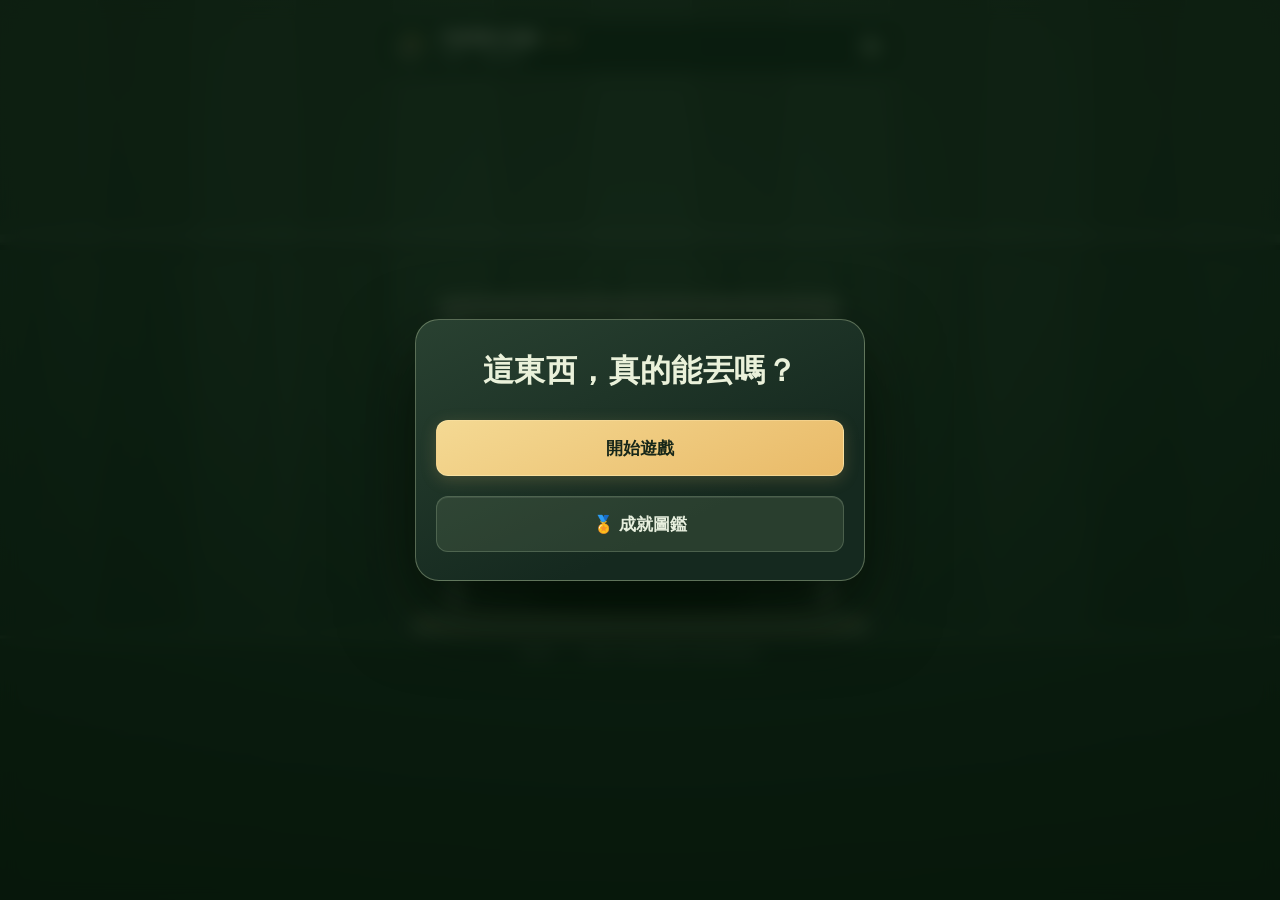
<file: grenade-workshop-test.html>
<!doctype html>
<html lang="zh-Hant">
<head>
<meta charset="utf-8">
<meta name="viewport" content="width=device-width,initial-scale=1,maximum-scale=1,user-scalable=no,viewport-fit=cover">
<meta name="theme-color" content="#132018">
<title>國軍手榴彈｜製作工坊 v1.33</title>
<style>
:root{--ink:#eaf1da;--muted:#a9baa5;--gold:#efc977;--good:#a1d991;--bad:#f29b76;--panel:rgba(18,34,26,.95);--edge:#ffffff20}
*{box-sizing:border-box;-webkit-tap-highlight-color:transparent}html,body{margin:0;width:100%;height:100%;height:100dvh;overflow:hidden;background:#132119;color:var(--ink);font-family:system-ui,-apple-system,"PingFang TC","Microsoft JhengHei",sans-serif;touch-action:manipulation;user-select:none;-webkit-user-select:none}
button{font:inherit;font-weight:800;border:0;cursor:pointer;color:var(--ink);touch-action:manipulation}button:disabled{opacity:.34;cursor:default}
#scene{position:fixed;inset:0;width:100%;height:100%;display:block;touch-action:none}
#screenTint{pointer-events:none;position:fixed;inset:0;background:radial-gradient(ellipse at 50% 52%,transparent 32%,#07110b77 100%)}
#root{position:fixed;inset:0;display:flex;flex-direction:column;padding:calc(9px + env(safe-area-inset-top)) 12px calc(12px + env(safe-area-inset-bottom));pointer-events:none}
#root button,#root input,#wheelPad{pointer-events:auto}
#head{width:min(520px,100%);margin:0 auto;flex:0 0 auto}
.heading{display:flex;align-items:center;gap:9px;background:#11271dcc;border:1px solid #b5d2a436;border-radius:16px;padding:8px 11px;backdrop-filter:blur(9px)}
.logo{width:36px;height:36px;border-radius:10px;display:grid;place-items:center;background:#bbd4932b;border:1px solid #c8dda847;font-size:19px}
.headingText{min-width:0;flex:1}.headingTitle{font-size:14px;font-weight:900;letter-spacing:.4px}.headingSub{font-size:10px;color:#aebfb0;margin-top:2px}
#restart{width:32px;height:32px;border-radius:9px;background:#73856735;font-size:20px;color:#d6e9d1}
#steps{display:flex;gap:4px;margin:8px 0 7px}.step{height:3px;border-radius:8px;flex:1;background:#94a18e44;transition:background .2s}.step.done{background:#87ad77}.step.active{background:#f1c77c}
#stats{display:grid;grid-template-columns:1fr 1fr;gap:8px}.stat{padding:10px 13px;background:#0b2219e8;border:1px solid #b1d4a83c;border-radius:13px;box-shadow:0 10px 24px #08140e33}.stat label{display:block;font-size:11px;color:#acbdac}.statValue{display:flex;align-items:baseline;gap:5px;margin-top:3px}.statValue strong{font-size:28px;line-height:1.05;letter-spacing:.3px;font-variant-numeric:tabular-nums}.statValue small{font-size:12px;color:#b3c3af}.stat.flash{animation:statFlash .24s ease}@keyframes statFlash{from{border-color:#e9d092;box-shadow:0 0 30px #eed48f5c}to{border-color:#b1d4a83c}}
#toast{position:absolute;top:calc(177px + env(safe-area-inset-top));left:50%;transform:translateX(-50%);z-index:2;text-align:center;min-width:170px;max-width:min(85%,420px);padding:9px 14px;background:#101e16df;border:1px solid #ffffff34;border-radius:100px;font-size:13px;font-weight:850;opacity:0;transition:opacity .2s;pointer-events:none}#toast.show{opacity:1}
#guide{margin:auto auto 5px;max-width:440px;text-align:center;text-shadow:0 2px 9px #040d0b;width:100%;transform:translateY(-6px)}#stageName{font-size:clamp(19px,4.5vw,25px);font-weight:950;letter-spacing:1px}#stageDesc{font-size:12px;color:#d8e3d4;margin-top:5px;line-height:1.5}#stageRound{font-size:11px;font-weight:900;letter-spacing:2px;color:#f4d58d;margin-bottom:5px}
#controls{pointer-events:auto;width:min(520px,100%);margin:0 auto;flex:0 0 auto;background:var(--panel);border:1px solid #b4cdad38;border-radius:22px;padding:14px;box-shadow:0 16px 46px #060f09ab;backdrop-filter:blur(16px)}
#controls.hidden,#stats.hidden,#steps.hidden,#guide.hidden{display:none!important}.btn{border-radius:12px;min-height:53px;padding:11px 13px;display:flex;align-items:center;justify-content:center;text-align:center;gap:7px;font-size:15px;background:#354a3b;border:1px solid #c8dcba37;box-shadow:inset 0 1px #ffffff15}.btn.primary{color:#172719;background:linear-gradient(155deg,#f4d993,#e9ba68);border:1px solid #fff0bb65;box-shadow:0 4px 16px #d9b46c36}.btn.ghost{background:#657b5c43;color:#e7efde}.btn.danger{background:#634a3c}.btn:active:not(:disabled){transform:scale(.985)}.btn.full{width:100%}.btn .ico{font-size:19px}
.smallTitle{font-weight:900;font-size:13px;margin-bottom:7px}.dim{font-size:11px;color:#a3b6aa}.split{display:grid;grid-template-columns:1fr 1fr;gap:8px}.underText{font-size:11px;color:#a6b8a9;text-align:center;margin-top:9px}
#pourBtn{height:69px;background:linear-gradient(160deg,#a9bb7d,#7b9b64);color:#162416;touch-action:none;display:flex;flex-direction:column;gap:3px}#pourBtn.isHeld{background:linear-gradient(160deg,#efd28f,#ad9b59);box-shadow:0 0 0 3px #e8d28830}#pourBtn small{font-size:10px;font-weight:750;opacity:.8}
#wheelLayout{display:flex;justify-content:center;align-items:center;gap:16px;margin:1px 0 12px}#wheelPad{width:154px;height:154px;border-radius:50%;touch-action:none;cursor:grab;position:relative;background:radial-gradient(circle at 40% 29%,#899b81 0%,#516b53 35%,#263f30 67%,#101e17 68%,#344d3b 76%,#131f19 78%);box-shadow:0 9px 26px #030b064d,inset 0 3px 4px #e9f8d327;border:3px solid #839b77;flex:0 0 auto}#wheelPad:active{cursor:grabbing}#wheelFace{position:absolute;inset:9px;border-radius:50%;background:repeating-conic-gradient(from 0deg,#9ba98c 0 5deg,#384b3a 6deg 13deg,#6d866b 14deg 19deg);mask:radial-gradient(circle,transparent 0 51%,#000 53%);-webkit-mask:radial-gradient(circle,transparent 0 51%,#000 53%)}#wheelRot{position:absolute;inset:0;border-radius:50%;transform:rotate(0deg);pointer-events:none}#wheelGrip{position:absolute;top:13px;left:calc(50% - 10px);width:20px;height:20px;border-radius:50%;background:linear-gradient(#ede6bf,#898e76);border:3px solid #536558;box-shadow:0 3px 8px #0009}#wheelCenter{position:absolute;inset:43px;display:flex;align-items:center;justify-content:center;border-radius:50%;border:2px solid #bdd3ad70;background:linear-gradient(#223c2b,#183023);color:#f9e2ab;font-size:14px;font-weight:900;pointer-events:none}
#rotateInstructions{max-width:155px;font-size:12px;line-height:1.75;color:#d3dfd0}#rotateInstructions b{color:#ffdb87;font-size:14px}#roundBadge{font-size:11px;border:1px solid #c8d6ab54;background:#d7e69d16;border-radius:10px;padding:6px 9px;white-space:nowrap;color:#d1dcbd}
#intro,#endOverlay{position:fixed;inset:0;z-index:6;display:flex;align-items:center;justify-content:center;padding:calc(15px + env(safe-area-inset-top)) 16px calc(15px + env(safe-area-inset-bottom));background:#07180abf;backdrop-filter:blur(9px)}.modal{width:min(450px,100%);max-height:100%;overflow:auto;border-radius:24px;background:linear-gradient(155deg,#294131,#15291f 70%);border:1px solid #bccfa464;padding:23px 20px 19px;box-shadow:0 30px 75px #020902bb}.introMark{font-size:47px;line-height:1;margin:0 0 9px}.modal h1{font-size:26px;letter-spacing:1px;margin:0 0 7px}.modal h2{font-size:25px;margin:0 0 12px}.modal p{font-size:13px;color:#c5d2c0;line-height:1.72;margin:0 0 18px}.introSteps{display:grid;gap:8px;margin:15px 0 22px}.introStep{display:flex;align-items:center;gap:11px;background:#101f17ae;border:1px solid #c9d7a020;padding:10px 11px;border-radius:12px;font-size:13px}.introStep span{display:grid;place-items:center;background:#bad89436;border-radius:8px;width:28px;height:28px;font-weight:900;color:#efcf8b}.kicker{color:#e4c987;font-size:11px;letter-spacing:2px;font-weight:900;margin-bottom:8px}
#aimPanel{padding-top:15px}#aimTrack{height:35px;border:1px solid #e4e6c05a;border-radius:9px;background:linear-gradient(#1e3c28,#142b1e);position:relative;overflow:hidden;margin:10px 0 13px}#aimPerfect{position:absolute;background:#acc77a64;height:100%;left:46%;width:8%;border-inline:1px solid #d3e6aa}#aimPointer{position:absolute;width:5px;height:100%;background:#ffde91;box-shadow:0 0 10px #ffdb7d;left:50%}
#endOverlay{display:none}#endOverlay.show{display:flex}#outcomeCoords{display:grid;grid-template-columns:1fr 1fr;gap:8px;margin:12px 0}.outcomeCell{background:#0c2219;border-radius:12px;padding:14px 10px;text-align:center}.outcomeCell small{display:block;color:#abc3a8;font-size:11px}.outcomeCell strong{display:block;font-size:24px;font-variant-numeric:tabular-nums;margin-top:3px}.note{font-size:11px;color:#9fb4a3;line-height:1.55}
@media(max-height:740px){#root{padding-top:calc(5px + env(safe-area-inset-top));padding-bottom:calc(7px + env(safe-area-inset-bottom))}#stats .stat{padding:7px 10px}.statValue strong{font-size:24px}#controls{padding:11px}#guide{margin-bottom:2px}#stageName{font-size:18px}#stageDesc{margin-top:2px;font-size:11px}#wheelPad{width:129px;height:129px}#wheelCenter{inset:36px}#wheelLayout{margin-bottom:6px}}
@media(min-width:750px){#root{padding-top:20px;padding-bottom:20px}#guide{margin-bottom:18px}}

/* v0.2: permanent workbench controls; powder is now shown in the physical barrel */
.actionThree{display:grid;grid-template-columns:1.17fr 1fr 1fr;gap:7px}
.actionThree .btn{min-height:80px;padding:9px 4px;display:flex;flex-direction:column;gap:5px;font-size:12px;line-height:1.3}
.actionThree .btn .ico{font-size:23px;line-height:1.1}
.actionThree .btn small{font-size:10px;font-weight:600;line-height:1.1;opacity:.84}
#pourBtn{height:80px;min-height:80px}
#workTitle{display:flex;align-items:center;justify-content:space-between;gap:10px;margin-bottom:10px}
#workTitle .smallTitle{margin:0;font-size:14px}
#pressBtn.live{background:#dcb46d;color:#15291a;box-shadow:0 0 0 2px #e8cf81a1,0 0 20px #efc97740}
#shapeBtn{background:#314638}
#scene{cursor:default}
@media(max-width:360px){.actionThree{gap:5px}.actionThree .btn{font-size:11px;min-height:72px}#pourBtn{height:72px;min-height:72px}}
@media(max-height:740px){.actionThree .btn{min-height:65px}#pourBtn{height:65px;min-height:65px}#workTitle{margin-bottom:7px}}
@media(max-height:740px){body.workmode #guide{display:none}}
/* v0.3: the workbench is an anchored bottom control dock, never a floating cover over the barrel. */
#controls{margin-top:auto;margin-bottom:0;position:relative;z-index:1}
body.workmode #guide{display:none!important}
body.workmode #controls{margin-top:auto;margin-bottom:0;flex-shrink:0}
@media(max-height:540px){body.workmode #head .headingSub{display:none}body.workmode #steps{margin:4px 0}body.workmode #stats .stat{padding:4px 8px}body.workmode .statValue strong{font-size:20px}body.workmode #workTitle{margin-bottom:5px}body.workmode .actionThree .btn{min-height:59px;padding:5px 3px}body.workmode #pourBtn{height:59px;min-height:59px}body.workmode .underText{margin-top:5px;font-size:10px}body.workmode #controls{padding:7px}}

/* v1.0: true 3D world; original workshop HUD remains unchanged. */
#scene{z-index:2;pointer-events:none}body.fieldmode #world3d-cpu{display:block!important}
#world3d{position:fixed;inset:0;width:100%;height:100%;z-index:1;display:none;touch-action:none;background:linear-gradient(#85aeac,#628770)}
#root{z-index:5}#screenTint{z-index:3}#intro,#endOverlay{z-index:11}
body.fieldmode #screenTint{background:linear-gradient(transparent 75%,#10291a55)}
body.blastmode #head,body.blastmode #controls,body.blastmode #guide{display:none!important}
#impactHud{display:none;position:fixed;z-index:7;left:50%;top:calc(15px + env(safe-area-inset-top));transform:translateX(-50%);width:min(calc(100% - 24px),520px);background:#0c1e18df;border:1px solid #e6cf9761;border-radius:17px;padding:13px 14px;box-shadow:0 8px 24px #0009;pointer-events:none;backdrop-filter:blur(10px)}
#impactHud.show{display:block}.impactGrid{display:grid;grid-template-columns:1fr 1fr;gap:8px;margin:9px 0}.impactCell{background:#182f25c9;border:1px solid #ffffff1b;padding:10px;border-radius:12px}.impactCell span{font-size:11px;color:#bbcbbe;display:block}.impactCell strong{font-variant-numeric:tabular-nums;font-size:clamp(21px,5.2vw,29px);display:block;margin-top:2px;white-space:nowrap}
#blastPhase{font-size:12px;color:#f7d69d;letter-spacing:1px;font-weight:900}#landmarkToast{margin-top:7px;color:#ffdc9a;font-size:13px;font-weight:800;min-height:18px}
#blastFlash{position:fixed;inset:0;z-index:6;background:radial-gradient(circle,#fff9d5 0%,#ffbd703b 40%,transparent 70%);pointer-events:none;opacity:0}
#gallery{position:fixed;inset:0;z-index:20;display:none;background:#07150ef0;overflow:auto;padding:calc(30px + env(safe-area-inset-top)) 16px calc(25px + env(safe-area-inset-bottom))}
#gallery.show{display:block}.galInner{max-width:500px;margin:auto}.galCards{display:grid;grid-template-columns:repeat(2,minmax(0,1fr));gap:9px;margin:16px 0}.galCard{background:#1a3025;border:1px solid #c9d9b12c;border-radius:12px;padding:12px;min-height:76px}.galCard.locked{opacity:.36}.galCard small{display:block;color:#c1c9b1;margin-bottom:5px}.galCard strong{font-size:14px}#galleryBtn,#endGalleryBtn{margin-top:8px}
body.fieldmode #guide{margin-bottom:8px}body.fieldmode #scene{pointer-events:none}body.fieldmode #head{background:transparent}
#aimLegend{font-size:12px;color:#f1d7ac;text-align:center;margin-bottom:8px}
#resultCounts{display:grid;grid-template-columns:1fr 1fr;gap:8px;margin:10px 0}#resultCounts .outcomeCell{padding:10px 4px}#resultCounts strong{font-size:20px}
#landmarkResults{color:#edce8d;font-size:12px;line-height:1.6;margin:8px 0}
@media(max-height:650px){#impactHud{padding:7px 11px}.impactCell{padding:6px}.impactGrid{margin:5px 0}}
/* v1.33: minimalist intro / workbench and reliable full-screen press QTE */
.introMinimal{display:flex;flex-direction:column;gap:12px;text-align:center;padding:28px 20px}
.introMinimal h1{font-size:clamp(24px,5.6vw,31px);margin:2px 0 16px;letter-spacing:.4px}
.introMinimal .btn{min-height:56px;font-size:17px}

body.shapemode #guide{display:none!important}
.actionThree .btn{gap:8px;font-size:clamp(13px,3.4vw,16px)}
.actionThree .btn .ico{font-size:25px}
#gallery .galCard{min-height:100px}
#gallery .galCard small{font-size:11px}
#gallery .galCard p{font-size:11px;color:#bfceb7;line-height:1.4;margin:6px 0 0}

/* v1.38: persistent in-page 3D arena, especially for iOS Home Screen web apps. */
#grenadeArenaFrame{position:fixed;inset:0;width:100%;height:100%;border:0;z-index:40;background:#13281e;opacity:.001;pointer-events:none}
body.arena-live #grenadeArenaFrame{opacity:1;pointer-events:auto}
#arenaTransition{display:none;position:fixed;inset:0;z-index:45;align-items:center;justify-content:center;padding:24px;background:#0d2118f4;color:#f2e8c7;text-align:center;font-family:system-ui,-apple-system,'PingFang TC',sans-serif}
#arenaTransition.show{display:flex}
.arena-transition-card{width:min(350px,100%);border:1px solid #d7c68d69;border-radius:18px;background:#213c2e;padding:22px 19px;box-shadow:0 24px 60px #0008}
.arena-transition-card strong{display:block;font-size:21px;margin-bottom:9px}
.arena-transition-card p{color:#cbd9c9;line-height:1.6;margin:0 0 16px;font-size:13px}
#arenaRetry{display:none;width:100%;padding:13px 15px;border-radius:10px;background:#f0d18a;color:#1d321f;font-size:15px;font-weight:900}
</style>
</head>
<body>
<canvas id="world3d" aria-label="3D 爆炸戰場"></canvas><canvas id="scene" aria-label="遊戲場景"></canvas><div id="screenTint"></div>
<div id="root">
  <header id="head">
    <div class="heading"><div class="logo">💣</div><div class="headingText"><div class="headingTitle">手榴彈製作訓練 <span style="color:#eaca8c;font-size:10px">v1.33</span></div><div class="headingSub" id="headerSub">軍械庫 · 綠桶實驗區</div></div><button id="restart" aria-label="重新開始">↻</button></div>
    <div id="steps"><div class="step active"></div><div class="step"></div><div class="step"></div><div class="step"></div></div>
    <div id="stats"><div class="stat" id="gramStat"><label>目前火藥</label><div class="statValue"><strong id="gramText">0</strong><small>克</small></div></div><div class="stat" id="densityStat"><label>遊戲密度</label><div class="statValue"><strong id="densityText">0.60</strong><small>密度值</small></div></div></div>
  </header>
  <div id="toast"></div>
  <div id="guide"><div id="stageRound">已壓實 0 次</div><div id="stageName">自由裝填與壓實</div><div id="stageDesc">留意桶口：快滿時才會看見火藥；想倒就倒、想壓就壓。</div></div>
  <div id="controls" class="hidden"></div>
</div>
<div id="impactHud"><div id="blastPhase">💥 衝擊波擴散中</div><div class="impactGrid"><div class="impactCell"><span>摧毀建築</span><strong id="deadBuildings">0</strong></div><div class="impactCell"><span>擊殺人數</span><strong id="deadPeople">0</strong></div></div><div id="landmarkToast"></div></div><div id="blastFlash"></div>
<div id="gallery"><div class="galInner"><div class="kicker">國軍手榴彈 · 收集紀錄</div><h2>🏅 成就圖鑑</h2><p id="achievementProgress" class="dim"></p><div class="galCards" id="galCards"></div><button id="closeGallery" class="btn primary full">返回遊戲</button></div></div>
<div id="intro"><div class="modal introMinimal"><h1>這東西，真的能丟嗎？</h1><button class="btn primary full" id="startBtn">開始遊戲</button><button id="galleryBtn" class="btn ghost full">🏅 成就圖鑑</button></div></div>
<div id="endOverlay"><div class="modal"><div class="kicker">爆炸演習 · 本回合完成</div><div style="font-size:43px;margin-bottom:6px">🎯</div><h2 id="endHeading">投擲完成！</h2><p id="endDesc">爆炸已經結束。</p><div id="outcomeCoords"><div class="outcomeCell"><small>投擲距離</small><strong id="distVal">0.0 m</strong></div><div class="outcomeCell"><small>偏離目標</small><strong id="missVal">0.0 m</strong></div></div><div class="outcomeCell" style="margin-bottom:16px"><small>本次火藥／密度</small><strong id="finalVal" style="font-size:20px">0 克 · 0.00</strong></div><div id="resultCounts"><div class="outcomeCell"><small>摧毀建築</small><strong id="endBuildings">0</strong></div><div class="outcomeCell"><small>擊殺人數</small><strong id="endPeople">0</strong></div></div><div class="outcomeCell" style="margin:10px 0;padding:10px 12px;text-align:left"><small>投擲精準成績</small><strong id="accuracyScore" style="font-size:21px">—</strong><div id="teamResult" style="font-size:12px;color:#c4d7bd;margin-top:4px"></div></div><div id="landmarkResults"></div><button class="btn primary full" id="retryBtn">再製作一顆　↻</button><button class="btn ghost full" id="endGalleryBtn">🏅 成就圖鑑</button><div class="underText">不顯示外殼耐久、定型品質或失敗原因。</div></div></div>
<!-- Old standalone explosion renderer removed: 3D arena is now preinitialized in-page. -->
<script>
(()=>{'use strict';
const $=id=>document.getElementById(id);const cv=$('scene'),ctx=cv.getContext('2d');
const WORLD=window.GrenadeWorld;
let hadNewLandmarks=new Set(),lastLandmarkShown=0;
const achievements=[
 {id:'first-powder',name:'開工大吉',desc:'第一次開始裝填'},
 {id:'half-full',name:'半桶勇士',desc:'把桶子裝填到一半'},
 {id:'press-one',name:'壓實初體驗',desc:'完成第一次壓實'},
 {id:'press-perfect',name:'神之手',desc:'壓實得到 PERFECT'},
 {id:'press-three',name:'三連壓',desc:'同一顆連續完成 3 次壓實'},
 {id:'press-six',name:'壓實狂人',desc:'同一顆完成 6 次壓實'},
 {id:'overflow',name:'貪心沒有極限',desc:'裝填到溢出，強制進入轉輪'},
 {id:'broken',name:'這桶不太妙',desc:'壓實失手，造成桶殼損壞'},
 {id:'wheel',name:'轉輪學徒',desc:'第一次完成轉輪定型'},
 {id:'wheel-perfect',name:'模具大師',desc:'定型非常接近隱藏目標形狀'},
 {id:'first-throw',name:'飛吧！手榴彈',desc:'完成一次投擲'},
 {id:'accurate',name:'精準投手',desc:'投擲落點距離目標不超過 3 公尺'},
 {id:'first-blast',name:'轟隆一聲',desc:'看完一次完整爆炸'},
 {id:'building-one',name:'拆遷新秀',desc:'單次炸毀至少 1 棟建築'},
 {id:'building-five',name:'軍營都更計畫',desc:'單次炸毀至少 5 棟建築'},
 {id:'red-three',name:'紅軍剋星',desc:'單次擊倒至少 3 名紅軍'},
 {id:'clean',name:'軍紀模範生',desc:'擊倒紅軍，且沒有誤傷友軍'},
 {id:'friendly-ten',name:'敵軍派來的嗎',desc:'單次誤傷至少 10 名友軍'}
];
const achievementKey='ARMY2_grenade_workshop_achievements_v1';
let roundAchievements=new Set();
function loadGallery(){try{const v=JSON.parse(localStorage.getItem(achievementKey)||'[]');return Array.isArray(v)?v:[]}catch(e){return []}}
const earnedAchievements=new Set(loadGallery());
function unlockAchievement(id){
 const known=achievements.some(a=>a.id===id);if(!known||earnedAchievements.has(id))return;
 earnedAchievements.add(id);roundAchievements.add(id);
 try{localStorage.setItem(achievementKey,JSON.stringify([...earnedAchievements]))}catch(e){}
}
function showGallery(){const gotten=earnedAchievements;
 $('achievementProgress').textContent=`已解鎖 ${gotten.size} / ${achievements.length} 項成就`;
 $('galCards').innerHTML=achievements.map(a=>`<div class="galCard ${gotten.has(a.id)?'':'locked'}"><small>${gotten.has(a.id)?'🏅 已解鎖':'🔒 尚未解鎖'}</small><strong>${gotten.has(a.id)?a.name:'？？？？'}</strong><p>${gotten.has(a.id)?a.desc:'完成遊戲中的特殊挑戰後解鎖'}</p></div>`).join('');
 $('gallery').classList.add('show')
}
let W=0,H=0,DPR=1;
let S={},rafTime=0,lastT=0,pouring=false,shapeDragging=false,lastAngle=0,qtePos=0,aimPos=0,toastClock=0;
const BARREL_SPACE=1000; /* abstract game-only visual capacity, not a physical formula */
const powderLevel=()=>S.powder/(Math.max(.1,S.density)*BARREL_SPACE);
const TAU=Math.PI*2, clamp=(v,l,h)=>Math.max(l,Math.min(h,v)),rnd=(a,b)=>a+Math.random()*(b-a),ease=t=>t*t*(3-2*t),fmt=n=>Math.floor(n).toLocaleString('en-US');
function reset(){S={phase:'intro',powder:0,density:0.60,round:1,totalPressed:0,lastPourPress:0,hp:100,broken:false,overflowed:false,spillTime:0,shape:0,shapeTarget:rnd(.91,1.08),power:0,qteCenter:.5,qteSpeed:1.8,qteClock:0,compressT:0,compressMode:'',aimX:0,aimZ:0,aimClock:0,throwT:0,shotX:0,shotZ:0,particles:[],shake:0,shotRot:0};pouring=false;shapeDragging=false;lastT=0;renderHUD();$('intro').style.display='flex';$('endOverlay').classList.remove('show');$('impactHud').classList.remove('show');$('world3d').style.display='none';document.body.classList.remove('fieldmode','blastmode');if(WORLD){WORLD.radius=-1;WORLD.mode='field';WORLD.counter={buildings:0,kills:0};}hadNewLandmarks=new Set();lastLandmarkShown=0;roundAchievements=new Set();$('controls').classList.add('hidden');$('guide').classList.add('hidden');}
function phase(p){S.phase=p;renderHUD();}
function toast(text,ms=1300){const el=$('toast');el.textContent=text;el.classList.add('show');toastClock=performance.now()+ms;}
function stepIndex(){return ['fill','press'].includes(S.phase)?0:S.phase==='shape'?1:['aimX','aimZ'].includes(S.phase)?2:3;}
function renderHUD(){
 const ph=S.phase,work=ph==='fill'||ph==='press';
 document.body.classList.toggle('workmode',work);document.body.classList.toggle('shapemode',ph==='shape');const field=['aimX','aimZ','flight','blast','end'].includes(ph);document.body.classList.toggle('fieldmode',field);document.body.classList.toggle('blastmode',ph==='blast');$('world3d').style.display=field?'block':'none';$('impactHud').classList.toggle('show',ph==='blast');
 $('stats').classList.toggle('hidden',ph==='intro'||ph==='end'||ph==='blast'||ph==='flight');
 $('steps').classList.toggle('hidden',ph==='intro'||ph==='end'||ph==='blast');
 $('guide').classList.toggle('hidden',ph==='intro'||ph==='end'||ph==='blast');
 $('controls').classList.toggle('hidden',ph==='intro'||ph==='end'||ph==='blast'||ph==='flight');
 $('gramText').textContent=fmt(S.powder);$('densityText').textContent=S.density.toFixed(2);
 const sti=stepIndex();document.querySelectorAll('.step').forEach((el,i)=>{el.classList.toggle('active',i===sti);el.classList.toggle('done',i<sti)});
 $('headerSub').textContent=['aimX','aimZ','flight','blast','end'].includes(ph)?'投擲訓練場 · 目標校準':'軍械庫 · 綠桶實驗區';
 $('stageRound').textContent=work?`已壓實 ${S.totalPressed} 次`:['aimX','aimZ'].includes(ph)?'投擲模擬訓練':ph==='flight'?'投擲中……':'最後定型';
 const titles={fill:'自由裝填與壓實',press:'抓準時機壓實！',shape:'把大桶轉成手榴彈',aimX:'左右方向',aimZ:'投擲遠近',flight:'投擲中……'};
 const desc={fill:'桶身不透明，火藥快到桶口才看得見。',press:'指針就在桶子上！按下方按鈕或直接點桶子壓實。',shape:'沿著轉輪順時針旋轉，覺得外型像手榴彈時就停手。',aimX:'抓準指針，決定落點偏左或偏右。',aimZ:'再次抓準指針，決定落點遠近。',flight:'正在飛向訓練目標……'};
 $('stageName').textContent=titles[ph]||'';$('stageDesc').textContent=desc[ph]||'';
 const ctl=$('controls');ctl.replaceChildren();
 if(work){
   ctl.innerHTML=`<div class="actionThree">
    <button id="pourBtn" class="btn" ${ph==='press'?'disabled':''}><span class="ico">⬇</span><span>倒火藥</span></button>
    <button id="pressBtn" class="btn ${ph==='press'?'live':'primary'}" ${ph!=='press'&&S.powder<15?'disabled':''}><span class="ico">⚙</span><span>${ph==='press'?'立即壓實':'啟動壓實'}</span></button>
    <button id="shapeBtn" class="btn ghost" ${ph==='press'||S.powder<15?'disabled':''}><span class="ico">↻</span><span>轉輪定型</span></button>
   </div>`;
   const btn=$('pourBtn');
   if(ph==='fill'){
     btn.addEventListener('pointerdown',e=>{e.preventDefault();if(S.phase!=='fill')return;btn.setPointerCapture(e.pointerId);pouring=true;btn.classList.add('isHeld')});
     const stop=()=>{pouring=false;btn.classList.remove('isHeld')};
     btn.addEventListener('pointerup',stop);btn.addEventListener('pointercancel',stop);btn.addEventListener('lostpointercapture',stop);
   }
   $('pressBtn').addEventListener('click',()=>{if(S.phase==='press')finishPress();else if(S.phase==='fill')startPress()});
   $('shapeBtn').addEventListener('click',()=>{if(S.phase==='fill'&&S.powder>=15)startShape()});
 }else if(ph==='shape'){
   ctl.innerHTML=`<div id="wheelLayout"><div id="wheelPad"><div id="wheelFace"></div><div id="wheelRot"><div id="wheelGrip"></div></div><div id="wheelCenter">↻ 旋轉</div></div><div id="rotateInstructions"><b>將桶子慢慢定型</b><br>順時針轉動轉輪。<br>覺得外觀適合了，就按完成。</div></div><button id="shapeDone" class="btn primary full">完成定型 · 前往投擲　→</button>`;
   const wheel=$('wheelPad');wheel.addEventListener('pointerdown',e=>{e.preventDefault();wheel.setPointerCapture(e.pointerId);shapeDragging=true;lastAngle=pointerAngle(e,wheel)});
   wheel.addEventListener('pointermove',e=>{if(!shapeDragging||S.phase!=='shape')return;e.preventDefault();const a=pointerAngle(e,wheel);let d=a-lastAngle;if(d>Math.PI)d-=TAU;if(d<-Math.PI)d+=TAU;lastAngle=a;if(d>0&&d<1.3){S.shape=clamp(S.shape+d/TAU*.38,0,1.65);S.shake=Math.min(.4,S.shake+.012);updateWheel();}});
   const stop=()=>{shapeDragging=false};wheel.addEventListener('pointerup',stop);wheel.addEventListener('pointercancel',stop);wheel.addEventListener('lostpointercapture',stop);
   $('shapeDone').addEventListener('click',enterThrowTraining);updateWheel();
 }else if(ph==='aimX'||ph==='aimZ'){
   const ax=ph==='aimX';ctl.innerHTML=`<div class="smallTitle">${ax?'第 1 步：左右方向':'第 2 步：投擲遠近'}</div><div id="aimTrack"><div id="aimPerfect"></div><div id="aimPointer"></div></div><button id="lockAim" class="btn primary full">${ax?'鎖定左右方向　→':'投擲！　↗'}</button><div class="underText">金色指針會快速來回移動，靠近中央越準</div>`;
   $('lockAim').addEventListener('click',()=>{if(S.phase==='aimX'){S.aimX=aimPos;S.aimClock=0;phase('aimZ')}else{S.aimZ=aimPos;startFlight()}});
 }
}
function pointerAngle(e,el){const r=el.getBoundingClientRect();return Math.atan2(e.clientY-(r.top+r.height/2),e.clientX-(r.left+r.width/2));}
function updateWheel(){const el=$('wheelRot');if(el)el.style.transform=`rotate(${S.shape/.38*360}deg)`;}
function updateStats(){if(S.phase==='intro')return;
 const g=$('gramText'),d=$('densityText');if(g)g.textContent=fmt(S.powder);if(d)d.textContent=S.density.toFixed(2);
 const b=$('pressBtn'),shape=$('shapeBtn');if(S.phase==='fill'&&b)b.disabled=S.powder<15;
 if(S.phase==='fill'&&shape)shape.disabled=S.powder<15;
}
function startPress(){if(S.phase!=='fill'||S.powder<15)return;pouring=false;
 S.qteClock=0;S.qteCenter=rnd(.30,.70);S.qteSpeed=1.4+Math.min(2.8,(S.totalPressed+1)*.19);phase('press');}
function finishPress(){if(S.phase!=='press')return;
 const deviation=Math.abs(qtePos-S.qteCenter);let label,loss,gain;
 if(deviation<=.024){label='PERFECT！';loss=0;gain=.40}
 else if(deviation<=.072){label='GREAT！';loss=4;gain=.29}
 else if(deviation<=.14){label='GOOD！';loss=10;gain=.20}
 else if(deviation<=.24){label='BAD…';loss=23;gain=.10}
 else{label='MISS！';loss=42;gain=.035}
 // Diminishing returns on repeatedly pressing an unchanged load, but extra presses are always possible.
 const repeat=Math.max(0,S.totalPressed-S.lastPourPress);
 gain*=Math.max(.42,1-repeat*.10);
 S.totalPressed++;unlockAchievement('press-one');if(label==='PERFECT！')unlockAchievement('press-perfect');if(S.totalPressed>=3)unlockAchievement('press-three');if(S.totalPressed>=6)unlockAchievement('press-six');S.round=S.totalPressed+1;S.hp=clamp(S.hp-loss,0,100);S.broken=S.hp<=0;
 S.density=clamp(S.density+gain*(1+Math.log1p(S.round)*.13),.3,9.99);
 S.shake=.85;S.compressT=1;S.compressMode=label;S.particles=[];
 if(S.broken){unlockAchievement('broken');S.spillTime=0;startShape();toast(`${label}　外殼損壞！強制進入定型！`,2200)}
 else{phase('fill');toast(`${label}　桶內火藥下降，可以繼續裝填／壓實`,1250)}
}
function triggerOverflow(){if(S.phase!=='fill')return;
 unlockAchievement('overflow');S.overflowed=true;pouring=false;S.spillTime=1.55;S.shake=1.2;startShape();
 toast('⚠ 火藥滿出來造成危險！強制進入定型！',3100);
}
function startShape(){S.shape=0;S.shapeTarget=rnd(.88,1.07)+Math.min(.13,S.round*.009);phase('shape')}
// v1.38: Load the complete 3D arena in an invisible same-page iframe during crafting.
// Old fetch/modulepreload only downloaded files; it did NOT initialize textures/GLB/GPU.
let throwingWarmStarted=false,arenaFrame=null,arenaReady=false,arenaFailure='',pendingCraft=null,arenaWaitTimer=0;
const arenaDialog=document.createElement('div');arenaDialog.id='arenaTransition';arenaDialog.setAttribute('role','status');
arenaDialog.innerHTML='<div class="arena-transition-card"><strong id="arenaTransitionTitle">正在準備 3D 投擲場</strong><p id="arenaTransitionDetail">軍營模型正在背景載入，製作結果會完整保留。</p><button id="arenaRetry" type="button">重新載入投擲場</button></div>';
document.body.appendChild(arenaDialog);
function arenaNotice(title,detail,retry=false){
 document.getElementById('arenaTransitionTitle').textContent=title;
 document.getElementById('arenaTransitionDetail').textContent=detail;
 document.getElementById('arenaRetry').style.display=retry?'block':'none';
 arenaDialog.classList.add('show');
}
function makeArenaFrame(){
 arenaReady=false;arenaFailure='';throwingWarmStarted=true;
 if(arenaFrame)arenaFrame.remove();
 arenaFrame=document.createElement('iframe');arenaFrame.id='grenadeArenaFrame';
 arenaFrame.title='手榴彈三投鑑測';arenaFrame.setAttribute('loading','eager');
 arenaFrame.setAttribute('aria-hidden','true');
 // No top-level navigation: keeps iOS Add-to-Home-Screen standalone mode intact.
 arenaFrame.src='./grenade-user-play.html?embedded=1&v=138';
 arenaFrame.addEventListener('error',()=>{
  arenaFailure='無法載入 3D 投擲場頁面。';
  if(pendingCraft)arenaNotice('投擲場載入失敗',arenaFailure,true);
 });
 document.body.appendChild(arenaFrame);
}
function warmThrowingGame(){if(!throwingWarmStarted)makeArenaFrame()}
function activateArena(){
 if(!pendingCraft||!arenaReady||!arenaFrame)return;
 if(arenaWaitTimer){clearTimeout(arenaWaitTimer);arenaWaitTimer=0;}
 document.body.classList.add('arena-live');arenaFrame.setAttribute('aria-hidden','false');
 arenaDialog.classList.remove('show');
 arenaFrame.contentWindow.postMessage({type:'ARMY_GRENADE_START',craft:pendingCraft},location.origin==='null'?'*':location.origin);
 pendingCraft=null;
}
window.addEventListener('message',event=>{
 if(!arenaFrame||event.source!==arenaFrame.contentWindow)return;
 if(event.origin!==location.origin)return;
 const data=event.data;if(!data||typeof data!=='object')return;
 if(data.type==='ARMY_GRENADE_READY'){
  arenaReady=true;arenaFailure='';activateArena();
 }else if(data.type==='ARMY_GRENADE_ERROR'){
  arenaReady=false;arenaFailure=String(data.message||'3D 初始化失敗');
  if(pendingCraft)arenaNotice('無法啟動 3D 軍營',arenaFailure,true);
 }else if(data.type==='ARMY_GRENADE_HOME'){
  // Navigating from the workshop top-level window avoids loading the camp inside the 3D iframe.
  try{sessionStorage.removeItem('ARMY2_grenade_craft_v1')}catch(e){}
  window.location.assign(new URL('./index.html',window.location.href).href);
 }else if(data.type==='ARMY_GRENADE_RETURN'){
  // Starting a new crafted grenade is a NEW training; never navigate away.
  pendingCraft=null;arenaReady=false;throwingWarmStarted=false;
  if(arenaWaitTimer){clearTimeout(arenaWaitTimer);arenaWaitTimer=0;}
  document.body.classList.remove('arena-live');arenaDialog.classList.remove('show');
  if(arenaFrame){arenaFrame.remove();arenaFrame=null;}
  reset();$('intro').style.display='none';S.phase='fill';phase('fill');warmThrowingGame();
 }
});
document.getElementById('arenaRetry').addEventListener('click',()=>{
 arenaNotice('重新載入 3D 投擲場','正在重新建立軍營模型與 GPU 資源…');
 makeArenaFrame();
});
// v1.39: all values are fictional GAME balance parameters, not real-world explosive guidance.
// v1.41: Camp-only arcade balance. These are fictional game scores, not physical ratios.
// The former 1250-unit denominator reached maximum far too early after a few QTEs.
// Stored amount is the main input. Good QTE / shaping improve efficiency only;
// repeated QTE presses on the same small load cannot create extra power.
function craftingPower(){
 const amount=clamp(S.powder/4200,0,1);
 const press=clamp((S.density-.60)/2.40,0,1)*clamp(S.hp/100,.15,1);
 const closeness=Math.abs(S.shape-S.shapeTarget);
 const shape=clamp(1/(1+Math.pow(closeness/.23,2)),.08,1);
 const quality=(.64+.36*press)*(.82+.18*shape);
 const balanced=10+90*Math.pow(amount,1.40)*quality;
 // Six or seven presses may create a useful grenade, but not a camp-wide blast.
 // High-end results remain possible with a longer, well-controlled run.
 const safePresses=Math.max(0,S.totalPressed);
 const pressCeiling=Math.min(100,35+8*Math.min(5,safePresses)+4*Math.max(0,safePresses-5));
 const failureCeiling=S.broken?60:S.overflowed?78:100;
 const power=clamp(Math.round(Math.min(balanced,pressCeiling,failureCeiling)),10,100);
 return {power,fill:Math.round(amount*100),press:Math.round(press*100),shape:Math.round(shape*100)};
}
function enterThrowTraining(){
 if(S.phase!=='shape')return;
 const item=craftingPower();
 const accuracy=Math.abs(S.shape-S.shapeTarget);
 if(accuracy<=.08)unlockAchievement('wheel-perfect');
 unlockAchievement('wheel');
 const payload={version:1,source:'workshop',createdAt:Date.now(),
  power:item.power,fill:item.fill,press:item.press,shape:item.shape,maxThrows:3};
 let saved=true;
 try{sessionStorage.setItem('ARMY2_grenade_craft_v1',JSON.stringify(payload))}catch(err){
  saved=false; // Safari private/storage-restricted fallback.
  console.warn('製作資料暫存失敗',err);
 }
 // Hand off to the already-prepared iframe; do not open Safari or reload a new page.
 pendingCraft=payload;warmThrowingGame();
 if(arenaReady)activateArena();
 else{
  arenaNotice('正在完成投擲場預載','已完成製作！正在等候軍營模型與動畫就緒，稍後直接進入三投，不會跳出新網頁。');
  if(arenaWaitTimer)clearTimeout(arenaWaitTimer);
  arenaWaitTimer=setTimeout(()=>{
   if(pendingCraft&&!arenaReady&&!arenaFailure)arenaNotice('投擲場仍在載入','這台裝置載入大型 3D 模型較慢。你可以繼續等待，或按下方按鈕重新載入。',true);
  },45000);
 }
}
function startAim(){// Play-only quality score. Hidden from the player.
 const closeness=Math.abs(S.shape-S.shapeTarget);S.shapeQuality=Math.max(.08,1/(1+Math.pow(closeness/.23,2)));if(closeness<=.08)unlockAchievement('wheel-perfect');unlockAchievement('wheel');S.aimClock=0;phase('aimX');}
function startFlight(){S.phase='flight';S.throwT=0;S.shotX=(S.aimX-.5)*18;S.shotZ=5+(1-S.aimZ)*24;S.shotRot=rnd(-3,3);S.shake=.25;unlockAchievement('first-throw');if(Math.hypot(S.shotX,S.shotZ-17)<=3)unlockAchievement('accurate');if(WORLD)WORLD.setLanding(S.shotX,S.shotZ);renderHUD();}
function endFlight(){
 phase('blast');if(WORLD)WORLD.begin(S.powder,S.density,S.shapeQuality,S.broken);
 $('deadBuildings').textContent='0';$('deadPeople').textContent='0';$('blastPhase').textContent='💥 衝擊波開始擴散！';$('landmarkToast').textContent='';
 $('blastFlash').style.opacity='.83';
}
function finishBlast(){
 phase('end');const lateral=S.shotX,forward=S.shotZ;
 const dist=Math.hypot(lateral,forward),off=Math.hypot(lateral,forward-17);
 $('distVal').textContent=dist.toFixed(1)+' m';$('missVal').textContent=off.toFixed(1)+' m';
 $('finalVal').textContent=`${fmt(S.powder)} 克 · ${S.density.toFixed(2)}`;
 const rad=WORLD?WORLD.blastMax:0,cnt=WORLD?WORLD.counter:{buildings:0,kills:0};
 $('endBuildings').textContent=fmt(cnt.buildings);$('endPeople').textContent=fmt(cnt.kills);
 const precise=clamp(Math.round(Math.min(100,(cnt.red||0)*11)-(cnt.green||0)*20-Math.min(90,cnt.buildings*3)),0,100);
 $('accuracyScore').textContent=precise+' 分';$('teamResult').textContent=`擊中紅軍 ${fmt(cnt.red||0)} 人 · 誤傷友軍 ${fmt(cnt.green||0)} 人`;

 const title=rad>1050000?'銀河系級':rad>340000?'恆星級':rad>2100?'星球級':rad>600?'都市級':rad>105?'城鎮級':rad>35?'營區級':rad>9?'建築級':'一般手榴彈';
 $('endHeading').textContent=title+'！';
 $('endDesc').textContent=`爆炸演習結束。最大衝擊範圍約 ${fmt(rad)} 遊戲公尺。`;
 unlockAchievement('first-blast');
 if(cnt.buildings>=1)unlockAchievement('building-one');if(cnt.buildings>=5)unlockAchievement('building-five');
 if((cnt.red||0)>=3)unlockAchievement('red-three');if((cnt.red||0)>0&&(cnt.green||0)===0)unlockAchievement('clean');
 if((cnt.green||0)>=10)unlockAchievement('friendly-ten');
 const newNames=achievements.filter(a=>roundAchievements.has(a.id)).map(a=>a.name);
 $('landmarkResults').textContent=newNames.length?'🏅 本次新成就：'+newNames.join('、'):'🏅 查看成就圖鑑，收集更多特殊成就';
 $('endOverlay').classList.add('show');
}
function boot(){reset();$('startBtn').addEventListener('click',()=>{$('intro').style.display='none';S.phase='fill';S.round=1;phase('fill');warmThrowingGame();});$('galleryBtn').addEventListener('click',showGallery);$('endGalleryBtn').addEventListener('click',showGallery);$('closeGallery').addEventListener('click',()=>$('gallery').classList.remove('show'));$('retryBtn').addEventListener('click',()=>{reset();$('intro').style.display='none';S.phase='fill';phase('fill')});$('restart').addEventListener('click',()=>{if(confirm('要重新開始這次訓練嗎？'))reset()});window.addEventListener('resize',resize);document.addEventListener('visibilitychange',()=>{if(document.hidden)pouring=false});resize();requestAnimationFrame(loop)}
function resize(){DPR=Math.min(2,window.devicePixelRatio||1);W=Math.max(1,window.innerWidth);H=Math.max(1,window.innerHeight);cv.width=Math.round(W*DPR);cv.height=Math.round(H*DPR);cv.style.width=W+'px';cv.style.height=H+'px';ctx.setTransform(DPR,0,0,DPR,0,0)}
function rr(x,y,w,h,r,fill,stroke,lw=1){ctx.beginPath();ctx.roundRect(x,y,w,h,r);if(fill){ctx.fillStyle=fill;ctx.fill()}if(stroke){ctx.strokeStyle=stroke;ctx.lineWidth=lw;ctx.stroke()}}
function line(x1,y1,x2,y2,color,width=2){ctx.beginPath();ctx.moveTo(x1,y1);ctx.lineTo(x2,y2);ctx.strokeStyle=color;ctx.lineWidth=width;ctx.stroke()}
function ellipse(x,y,rx,ry,fill,stroke,lw=1){ctx.beginPath();ctx.ellipse(x,y,Math.max(.1,rx),Math.max(.1,ry),0,0,TAU);if(fill){ctx.fillStyle=fill;ctx.fill()}if(stroke){ctx.strokeStyle=stroke;ctx.lineWidth=lw;ctx.stroke()}}
function colorGrad(x0,y0,x1,y1,a,b){let g=ctx.createLinearGradient(x0,y0,x1,y1);g.addColorStop(0,a);g.addColorStop(1,b);return g}
function drawWorkshop(t){const visibleTop=$('head').getBoundingClientRect().bottom,controlBox=$('controls').getBoundingClientRect();const visibleBottom=$('controls').classList.contains('hidden')?H-30:controlBox.top;const cy=clamp((visibleTop+visibleBottom)*.5+19,H*.34,H*.60);let bg=ctx.createLinearGradient(0,0,0,H);bg.addColorStop(0,'#354f3f');bg.addColorStop(.53,'#172e25');bg.addColorStop(1,'#091b16');ctx.fillStyle=bg;ctx.fillRect(0,0,W,H);
 // vertical wall sheets and seams
 for(let x=-100,i=0;x<W+110;x+=99,i++){ctx.fillStyle=i%2?'#ffffff05':'#00000010';ctx.fillRect(x,0,98,H*.7);line(x+98,0,x+98,H*.73,'#aec3a018',2)}
 const v=ctx.createRadialGradient(W*.50,cy-60,25,W*.50,cy+10,W*.72);v.addColorStop(0,'#a6c79526');v.addColorStop(1,'#08191000');ctx.fillStyle=v;ctx.fillRect(0,0,W,H);
 // pipe rails and backlit window
 line(0,H*.265,W,H*.265,'#71877967',8);line(0,H*.275,W,H*.275,'#091a13b0',5);
 for(let x=28;x<W;x+=116){rr(x,H*.29,12,H*.28,4,'#0c231d63','#8ca68620',2)}
 const px=W*.5,py=cy+124;
 // platform shadow and ground
 ellipse(px,py+50,Math.min(W*.44,225),31,'#00000060');rr(Math.max(10,px-Math.min(W*.44,226)),py,Math.min(W*.88,452),43,9,colorGrad(0,py,0,py+43,'#64745a','#293d31'),'#aab59d44',3);rr(Math.max(17,px-Math.min(W*.4,206)),py+34,Math.min(W*.8,412),15,3,'#14251d');
 // side mounting posts
 const spread=Math.min(W*.34,185);for(let s of [-1,1]){const x=px+s*spread;rr(x-12,cy-177,23,294,4,colorGrad(x-15,0,x+13,0,'#364c40','#809281'),'#142e23',2);rr(x-9,cy-173,4,284,2,'#c3d0a128')}
 // top overhead hydraulic press assembly
 rr(px-spread-15,cy-192,spread*2+30,24,6,colorGrad(0,cy-192,0,cy-165,'#859580','#344b3b'),'#afc7a36e',2);
 for(let x=px-spread+28;x<px+spread-18;x+=43){ellipse(x,cy-181,3,3,'#26382f','#a4b7a085',1)}
 const pressY=cy-157+(S.phase==='press'||S.compressT>0?Math.sin(t*7)*3+S.compressT*8:0);
 rr(px-41,pressY,82,20,5,colorGrad(0,pressY,0,pressY+21,'#a2aaa0','#3c5441'),'#d8dfc34d',2);rr(px-19,pressY-13,38,17,4,'#63756b','#cedbbe58',2);
 if(S.phase==='fill'||S.phase==='press'||S.spillTime>0){
 // hopper and falling powder
 rr(px-41,cy-232,82,30,4,'#495c51','#d5dcc058',2);ctx.beginPath();ctx.moveTo(px-35,cy-204);ctx.lineTo(px+35,cy-204);ctx.lineTo(px+12,cy-177);ctx.lineTo(px-12,cy-177);ctx.closePath();ctx.fillStyle='#b3ab6c';ctx.fill();rr(px-10,cy-181,20,16,3,'#a8aa7c');
 // Granules descend exactly to the mouth, then continue *inside* the dark opening.
 // The inside-mouth segment is deliberately rendered later than the barrel body.
 if(pouring||S.spillTime>0){
   const streamEnd=cy-119;
   for(let i=0;i<30;i++){
     const y=cy-164+(t*240+i*11.7)%52;
     if(y>streamEnd)continue;
     const x=px+Math.sin(i*91.7)*((i%5)+2)*1.1;
     ellipse(x,y,1.1+i%3*.55,1.4+i%4*.5,i%3===0?'#f5e0a1':'#cfb878');
   }
 }
 }
 // side light panel
 let x=px-spread+29;if(W>350){rr(x,cy-144,63,33,5,'#0b2a1e','#aec79354',1);ctx.font='bold 9px system-ui';ctx.textAlign='center';ctx.fillStyle='#b4deae';ctx.fillText('MFG-01',x+31,cy-131);ctx.fillStyle=S.broken?'#e6a173':'#85d3a5';ctx.fillText(S.broken?'FAULT':'READY',x+31,cy-118)}
 // shadow
 ellipse(px,cy+107,114,17,'#06180cb0');
 const shape=['shape','aimX','aimZ','flight','end'].includes(S.phase)?S.shape:0;
 drawCan(px,cy+32,shape,t,1);
 // Powder spill clearly pours over the two sides of the barrel when the player overfills it.
 if(S.spillTime>0){
   const a=clamp(S.spillTime/.8,0,1);ctx.save();ctx.globalAlpha=a;
   for(let side of [-1,1])for(let i=0;i<28;i++){
     const flow=(t*135+i*16)%140;
     const x=px+side*(74+Math.abs(Math.sin(i*7.17))*24)+side*flow*.28;
     const y=cy-112+flow;
     ellipse(x,y,(i%3)+1.6,(i%2)+2.5,i%3===0?'#f8dea0':'#d5b873');
   }ctx.restore();
 }
 if(S.phase==='press'){
   const bw=Math.min(W*.55,222),bx=px-bw/2,by=cy-73;
   rr(bx-9,by-16,bw+18,70,12,'#0c201ae6','#f2d28b9b',2);
   
   rr(bx,by-6,bw,32,8,'#1e3929','#d2dcb288',1);
   rr(bx+bw*(S.qteCenter-.075),by-5,bw*.15,30,2,'#e4e9a45f','#e8eebe',1);
   rr(bx+bw*(S.qteCenter-.018),by-5,bw*.036,30,2,'#dae8a2aa');
   rr(bx+bw*qtePos-2.5,by-9,5,38,3,'#fff6d6');
   ctx.font='bold 11px system-ui';ctx.fillStyle='#f8e9c2';ctx.fillText('PERFECT 區域',px,by+43);
 }

 // foreground edge
 rr(0,py+22,W,Math.max(0,H-py-20),0,colorGrad(0,py,0,H,'#172b21','#0c1b15'));
 line(0,py+22,W,py+22,'#acc7a043',3);
 ctx.font='900 11px system-ui';ctx.textAlign='center';ctx.fillStyle='#c3d2b577';ctx.fillText('ARMY   /   MOCK TRAINING EQUIPMENT',px,Math.min(H-12,py+42));
}
function drawCan(px,base,t,tm,sc=1){ctx.save();ctx.translate(px+Math.sin(tm*23)*S.shake*3,base+Math.sin(tm*17)*S.shake*1.4);ctx.scale(sc,sc);
 const p=clamp(t,0,1),over=clamp((t-1)/.62,0,1);
 // approximate smoothly morphed game prop: barrel -> grenade -> squashed metal puck
 const height=208-(p*77)-(over*102);const width=154-p*36+over*65;const y=-height+53;const rad=width/2;const radiusTop=rad*(1-.17*p);const bulge=rad*(.08+.19*p);const bottom=50;
 const bodyGradient=ctx.createLinearGradient(-rad,y,rad,bottom);bodyGradient.addColorStop(0,S.broken?'#344b3b':'#293f31');bodyGradient.addColorStop(.25,S.broken?'#667159':'#7e9972');bodyGradient.addColorStop(.52,S.broken?'#5e6c58':'#657f59');bodyGradient.addColorStop(.79,'#415b43');bodyGradient.addColorStop(1,'#203629');
 // rear handle near grenade form
 if(p>.59){ctx.globalAlpha=clamp((p-.59)*4,0,1);ctx.strokeStyle='#bac7aa';ctx.lineWidth=8;ctx.lineCap='round';ctx.beginPath();ctx.moveTo(15,y+3);ctx.lineTo(38,y-15);ctx.lineTo(51,y+19);ctx.stroke();ctx.globalAlpha=1}
 // main body shape, top becomes rounded shoulder toward grenade
 ctx.beginPath();ctx.moveTo(-radiusTop,y+11);ctx.bezierCurveTo(-rad-bulge,y+height*.12,-rad-bulge,y+height*.76,-rad*.66,bottom-7);ctx.quadraticCurveTo(0,bottom+7,rad*.66,bottom-7);ctx.bezierCurveTo(rad+bulge,y+height*.76,rad+bulge,y+height*.12,radiusTop,y+11);ctx.quadraticCurveTo(0,y-13,-radiusTop,y+11);ctx.closePath();ctx.fillStyle=bodyGradient;ctx.fill();ctx.strokeStyle='#11271f';ctx.lineWidth=4;ctx.stroke();
 ctx.save();ctx.clip();
 // OPAQUE casing: no powder can be seen through the sides (including when nearly full).
 // The only visual filling clue is the mouth, drawn after the opaque body.
 const rows=p>.42?5:3;const cols=p>.56?5:3;
 for(let i=1;i<rows;i++){const q=i/rows,yy=y+18+(bottom-y-34)*q;ctx.beginPath();ctx.moveTo(-rad-24,yy);ctx.quadraticCurveTo(0,yy+7*p,rad+24,yy);ctx.strokeStyle=`rgba(21,45,30,${.39+.14*p})`;ctx.lineWidth=3.3;ctx.stroke();ctx.beginPath();ctx.moveTo(-rad,yy-3);ctx.lineTo(rad,yy-3);ctx.strokeStyle='#a8b99420';ctx.lineWidth=1;ctx.stroke()}
 if(p>.40){ctx.globalAlpha=clamp((p-.4)*2.7,0,1);for(let i=1;i<cols;i++){const xx=-rad+2*rad*i/cols;ctx.beginPath();ctx.moveTo(xx*.81,y+12);ctx.bezierCurveTo(xx*1.09,y+height*.29,xx*1.12,y+height*.7,xx*.74,bottom);ctx.strokeStyle='#263c2d';ctx.lineWidth=3.8;ctx.stroke()}ctx.globalAlpha=1}
 ctx.restore();
 // A recessed, opaque barrel mouth. The surface only becomes visible near the rim.
 // No side window, fill gauge, or transparent strip.
 if(p<.77){
   const mouthAlpha=1-clamp((p-.35)*2.5,0,1);
   ctx.save();ctx.globalAlpha=mouthAlpha;
   // A recessed cavity: the back inner wall catches some light while the bottom stays dark.
   ellipse(0,y+9,radiusTop,12,'#90a582','#c5d5b185',2.1); // outer steel lip
   ellipse(0,y+9,radiusTop-7,8.0,'#0b2019','#172f25',1.1); // shadowed interior, NOT a side window
   ctx.save();ctx.beginPath();ctx.ellipse(0,y+9,radiusTop-8,7.2,0,0,TAU);ctx.clip();
   const recess=ctx.createLinearGradient(0,y+1,0,y+17);
   recess.addColorStop(0,'#546a4c');recess.addColorStop(.29,'#1c3225');recess.addColorStop(1,'#081b15');
   ctx.fillStyle=recess;ctx.fillRect(-radiusTop,y-1,radiusTop*2,22);
   // While pouring, a visible narrow stream crosses the lip and fades into the barrel.
   // Tiny transient splashes mark entry; they do NOT reveal the hidden fill level.
   if(pouring&&S.phase==='fill'){
     const innerEnd=y+16;
     for(let i=0;i<25;i++){
       const fall=(tm*255+i*4.7)%19;
       const xi=Math.sin(i*71.9)*((i%4)+1)*1.45;
       const yi=y-3+fall;
       const alpha=clamp((innerEnd-yi)/16,.06,.84);
       ctx.globalAlpha=alpha*mouthAlpha;
       ellipse(xi,yi,.75+(i%3)*.36,1.15+(i%4)*.38,i%3===0?'#ffe8ac':'#d1ac63');
     }
     // Soft scatter on the inner wall makes the falling material visibly land inside.
     for(let i=0;i<15;i++){
       const phase=(tm*5+i*.41)%1;
       const dx=Math.sin(i*9.71)*phase*33;
       const dy=y+7-Math.cos(phase*Math.PI)*3;
       ctx.globalAlpha=(1-phase)*.32*mouthAlpha;
       ellipse(dx,dy,.7+phase*.6,.55,'#f5d99a');
     }
     ctx.globalAlpha=mouthAlpha;
   }
   ctx.restore();
   if(['fill','press'].includes(S.phase) && S.powder>0){
     const near=clamp((powderLevel()-.78)/.22,0,1);
     if(near>0){
       // Perspective: the powder rises from a faint central patch to cover the full opening.
       ctx.save();ctx.beginPath();ctx.ellipse(0,y+9,radiusTop-8,7,0,0,TAU);ctx.clip();
       const pr=(radiusTop-8)*(.20+.82*ease(near));
       const surface=ctx.createLinearGradient(-pr,y+8,pr,y+12);
       surface.addColorStop(0,'#8a7947');surface.addColorStop(.5,'#dfc783');surface.addColorStop(1,'#ac9157');
       ellipse(0,y+10+(1-near)*2,pr,Math.max(.8,6.2*near),surface,'#e6d49a80',1);
       ctx.fillStyle='#f6e5ae';for(let i=0;i<21;i++){
         const gx=Math.sin(i*32.123)*pr*.86,gy=y+10+Math.sin(i*18.312)*Math.max(.2,4.7*near);
         if(Math.abs(gx)<pr*.85){ctx.globalAlpha=.24+.4*near;ctx.beginPath();ctx.arc(gx,gy,.45+(i%3)*.25,0,TAU);ctx.fill()}
       }ctx.restore();
     }
   }
   // The front edge sits over the particles, so the flow reads as entering the barrel.
   ctx.beginPath();ctx.ellipse(0,y+9,radiusTop,11,0,0,Math.PI,false);
   ctx.strokeStyle='#d7e5c1b0';ctx.lineWidth=2.9;ctx.stroke();
   ellipse(0,y+9,radiusTop,11,null,'#d7e5c15c',1.4); // subdued full rim glint
   ctx.restore();
 }else{
   ellipse(0,y+9,radiusTop,10-5*p,'#6f8964','#c2d3b06b',2.2);
 }
 // grenade top fuse/handle emerges
 if(p>.55){ctx.globalAlpha=clamp((p-.55)*3.6,0,1);rr(-18,y-27,36,35,4,colorGrad(-18,0,18,0,'#65796b','#354f3e'),'#20362b',2);rr(-12,y-36,24,10,2,'#b5bba5','#495a4b',2);line(-9,y-22,8,y-22,'#d9e8c348',2);ctx.globalAlpha=1}
 if(S.broken){ctx.beginPath();ctx.moveTo(rad*.36,y+height*.2);ctx.lineTo(rad*.17,y+height*.37);ctx.lineTo(rad*.47,y+height*.47);ctx.lineTo(rad*.25,y+height*.65);ctx.strokeStyle='#172a22';ctx.lineWidth=4;ctx.stroke();ctx.strokeStyle='#dcc18e66';ctx.lineWidth=1;ctx.stroke()}
 if(over>.09){ctx.globalAlpha=clamp(over*1.5,0,1);ctx.beginPath();ctx.moveTo(-rad*.43,y+height*.42);ctx.lineTo(rad*.16,y+height*.47);ctx.lineTo(-rad*.09,y+height*.72);ctx.strokeStyle='#d7b487';ctx.lineWidth=3.5;ctx.stroke();ctx.globalAlpha=1}
 // specular highlight
 ctx.globalAlpha=.29;ctx.beginPath();ctx.ellipse(-rad*.57,(y+bottom)/2,8,Math.max(12,height*.23),-.05,0,TAU);ctx.fillStyle='#c8dfa4';ctx.fill();ctx.globalAlpha=1;
 ctx.restore();}
function sceneField(t){const bg=ctx.createLinearGradient(0,0,0,H);bg.addColorStop(0,'#a3b9a5');bg.addColorStop(.49,'#5a8c6b');bg.addColorStop(1,'#1e5237');ctx.fillStyle=bg;ctx.fillRect(0,0,W,H);
 const x0=W*.5,y0=H*.52;const sky=H*.32;const groundGrad=ctx.createLinearGradient(0,sky,0,H);groundGrad.addColorStop(0,'#7d946b');groundGrad.addColorStop(1,'#305c3d');ctx.fillStyle=groundGrad;ctx.fillRect(0,sky,W,H-sky);
 // top-down isometric-ish training range grid
 const Sx=Math.min(1,W/520);ctx.save();ctx.translate(x0,y0);ctx.transform(1,0,-.20,.65,0,0);const k=Sx;
 rr(-190*k,-195,380*k,380,7,'#648659','#becb963f',2);
 for(let i=-5;i<=5;i++){line(-190*k,i*32,190*k,i*32,'#1b513d3d',1);line(i*33*k,-190,i*33*k,190,'#1b513d3d',1)}
 // stripes and markers
 for(let x=-150;x<=150;x+=75){rr(x*k-10,-130,20,35,4,'#e3bd7259','#2b4b36',1)}
 // dummy soldiers
 for(let i=0;i<11;i++){let x=((i%4)-1.5)*70*k+(i%2?14:-8);let y=-90+Math.floor(i/4)*62;drawDummy(x,y,'#ac4c47',i)}
 for(let i=0;i<4;i++)drawDummy((i*65-98)*k,118,'#5a9575',i+20);
 // target marker central
 ctx.strokeStyle='#fff6bfdb';ctx.lineWidth=2;ctx.beginPath();ctx.arc(0,-5,26,0,TAU);ctx.stroke();line(-42,-5,-17,-5,'#ffdc8c',2);line(17,-5,42,-5,'#ffdc8c',2);line(0,-47,0,-22,'#ffdc8c',2);line(0,12,0,34,'#ffdc8c',2);
 const markerX=S.phase==='aimX'?(aimPos-.5)*152:S.phase==='aimZ'?S.aimX*152-76:S.shotX*8.5;const markerY=S.phase==='aimX'?-5:S.phase==='aimZ'?((aimPos-.5)*-170-5):-(S.shotZ-17)*9;
 if(S.phase!=='flight' && S.phase!=='end'){ctx.globalAlpha=.85;ellipse(markerX,markerY,9,9,'#f7d99050','#f1e39c',2);line(markerX-15,markerY,markerX+15,markerY,'#ffdb87',1);line(markerX,markerY-15,markerX,markerY+15,'#ffdb87',1);ctx.globalAlpha=1}
 if(S.phase==='flight'||S.phase==='end'){ellipse(S.shotX*8.5,-(S.shotZ-17)*9,15+S.throwT*3,7+S.throwT*3,'#1d39275c','#f2d990',2)}
 ctx.restore();
 // front thrower seen over bottom
 ctx.save();ctx.translate(W*.50,H*.81);const r=Math.min(1,W/440);ctx.scale(r,r);ellipse(0,35,98,18,'#091d146c');ctx.fillStyle='#253f32';ctx.beginPath();ctx.ellipse(0,20,72,63,0,0,TAU);ctx.fill();rr(-38,-65,77,74,18,'#6a8b6e','#294f38',3);ellipse(0,-67,30,17,'#b4a78a','#d0c4a2',2);ctx.restore();
 if(S.phase==='flight'){const u=clamp(S.throwT/1.42,0,1);const sx=W*.52,sy=H*.78;const ex=W*.5+S.shotX*9,ey=H*.47-(S.shotZ-17)*5;let xx=sx+(ex-sx)*u,yy=sy+(ey-sy)*u-Math.sin(u*Math.PI)*H*.22;ctx.save();ctx.translate(xx,yy);ctx.rotate(u*11);drawCan(0,10,S.shape,t,Math.max(.14,(1-u)*.48));ctx.restore();}
}
function drawDummy(x,y,c,i){ctx.save();ctx.translate(x,y);ctx.fillStyle='#102d22a8';ellipse(4,10,14,7);rr(-7,-1,14,17,3,c,'#173d29',1);ellipse(0,-6,8,7,c,'#193929',1);line(-6,11,-10,20,'#1c3325',3);line(6,11,10,20,'#1c3325',3);ctx.restore()}
function render(t){ctx.clearRect(0,0,W,H);if(['aimX','aimZ','flight','blast','end'].includes(S.phase)){
   if(S.phase==='flight'){
      const u=clamp(S.throwT/1.6,0,1),x=W*.53+(S.shotX/20)*W*.35*u,y=H*.68-H*.34*u-Math.sin(Math.PI*u)*H*.22;
      ctx.save();ctx.translate(x,y);ctx.rotate(u*9);ctx.scale(.25*(1-u)+.06,.25*(1-u)+.06);drawCan(0,10,S.shape,t,1);ctx.restore();
   }
 }else drawWorkshop(t);}

function loop(ms){const t=ms/1000,actualDt=Math.max(0,lastT?t-lastT:0),dt=Math.min(.055,actualDt);lastT=t;rafTime=t;
 if(pouring&&S.phase==='fill'){
   // This is an abstract visual fill system for the game, not real powder compaction data.
   const add=dt*(180+Math.min(110,S.totalPressed*9));
   S.powder+=add;S.lastPourPress=S.totalPressed;if(S.powder>=15)unlockAchievement('first-powder');if(powderLevel()>=.5)unlockAchievement('half-full');
   updateStats();
   if(powderLevel()>=1){triggerOverflow()}
 }
 if(S.phase==='press'){S.qteClock+=dt;const v=Math.asin(Math.sin(S.qteClock*S.qteSpeed*2.3))/Math.PI+.5;qtePos=clamp(v,0,1)}
 if(S.phase==='aimX'||S.phase==='aimZ'){S.aimClock+=dt;aimPos=(Math.sin(S.aimClock*(S.phase==='aimX'?5.3:6.6)-1.25)+1)/2;const el=$('aimPointer');if(el)el.style.left=(aimPos*100)+'%'}
 if(S.phase==='flight'){S.throwT+=dt;if(S.throwT>1.6)endFlight()}
 if(WORLD&&['aimX','aimZ','flight','blast','end'].includes(S.phase)){
   if(S.phase==='blast'){
     const finished=WORLD.advance(Math.min(.25,actualDt));
     $('deadBuildings').textContent=fmt(WORLD.counter.buildings);$('deadPeople').textContent=fmt(WORLD.counter.kills);
     const rad=WORLD.radius;
     $('blastPhase').textContent=rad>1050000?'🌌 銀河級衝擊！':rad>2100?'🌍 星球災害擴散中':rad>650?'🏙 都市持續崩塌':rad>90?'🏘 建築連鎖毀滅':'💥 衝擊波擴散中';
     
     $('blastFlash').style.opacity=String(Math.max(0,.8-WORLD.timer*1.5));
     if(finished)finishBlast();
   }
   WORLD.draw();
 }

 if(S.compressT>0)S.compressT=Math.max(0,S.compressT-dt*1.7);if(S.shake>0)S.shake=Math.max(0,S.shake-dt*.94);if(S.spillTime>0)S.spillTime=Math.max(0,S.spillTime-dt);
 if(toastClock&&ms>toastClock){$('toast').classList.remove('show');toastClock=0}
 render(t);requestAnimationFrame(loop)}
boot();
})();
</script>
</body></html>
</file>
<file: src/ui/playtest.css>
:root{--ink:#274c3a;--leaf:#b7c9b2}
*{box-sizing:border-box;-webkit-user-select:none;user-select:none;-webkit-touch-callout:none;-webkit-user-drag:none}
html,body{width:100%;height:100%;margin:0;overflow:hidden;background:var(--leaf);font-family:ui-rounded,"PingFang TC",-apple-system,system-ui,sans-serif;color:var(--ink);touch-action:none;-webkit-tap-highlight-color:transparent;overscroll-behavior:none}
button{font:inherit;cursor:pointer}
#world{position:fixed;inset:0;width:100%;height:100%;display:block;touch-action:none;-webkit-user-select:none;user-select:none;-webkit-touch-callout:none}
#minimap{position:fixed;z-index:3;top:calc(env(safe-area-inset-top,0px) + 10px);left:max(12px,env(safe-area-inset-left,0px));width:126px;height:126px;border:3px solid #fffbdf;border-radius:50%;overflow:hidden;pointer-events:auto;cursor:pointer;padding:0;appearance:none;-webkit-appearance:none;touch-action:manipulation;filter:drop-shadow(0 4px 7px #233d303e);background:#a4b99b}
#minimap canvas{width:100%;height:100%;display:block}
#floatingStick{position:fixed;z-index:5;left:50%;top:70%;width:132px;height:132px;transform:translate(-50%,-50%) scale(.9);opacity:0;visibility:hidden;pointer-events:none;transition:opacity 80ms ease,transform 80ms ease,visibility 80ms}
#floatingStick.active{visibility:visible;opacity:1;transform:translate(-50%,-50%) scale(1)}
.stick-base{width:100%;height:100%;border:2px solid #f6ffecb0;border-radius:50%;display:grid;place-items:center;background:#31564557;box-shadow:0 3px 22px #213c2c4d,inset 0 0 14px #d5e7b638}
.stick-thumb{width:54px;height:54px;border-radius:50%;border:3px solid #fffff5d8;background:#f1f8e7e8;box-shadow:0 4px 12px #14291e42;will-change:transform}
#floatingStick.run .stick-thumb{background:#ddeaafe8}
#floatingStick.sprint .stick-thumb{background:#ffd9a5ea}
#notice,#fatal{position:fixed;z-index:20;left:50%;top:47%;transform:translate(-50%,-50%);max-width:min(88vw,400px);width:max-content;min-width:190px;padding:17px 23px;background:#fff9eded;border-radius:19px;text-align:center;font-weight:700;box-shadow:0 7px 22px #37573a2b}
#fatal{width:min(88vw,420px);color:#8d4138}
#fatal strong{display:block;font-size:18px;margin-bottom:8px}
#fatal p{overflow-wrap:anywhere;white-space:pre-wrap;font-size:13px;font-weight:500;line-height:1.6}
#fatal button{border:none;padding:10px 17px;border-radius:12px;background:#42654f;color:white;font-weight:700}
#notice[hidden],#fatal[hidden],#debug[hidden]{display:none}
#debug{position:fixed;z-index:8;left:8px;bottom:calc(env(safe-area-inset-bottom) + 12px);padding:8px 10px;border-radius:7px;background:#18352ccb;color:#fff;font:11px/1.5 monospace;pointer-events:none;white-space:pre-wrap}
@media(orientation:landscape){#minimap{width:105px;height:105px;top:calc(env(safe-area-inset-top,0px) + 8px)}#floatingStick{width:115px;height:115px}.stick-thumb{width:47px;height:47px}}

/* v0.6.2 large map overlay. The world canvas and model code are untouched. */
#minimap:focus-visible{outline:3px solid #3a9fff;outline-offset:3px}
#worldMap[hidden]{display:none!important}
.world-map{position:fixed;inset:0;z-index:12;background:rgba(24,42,31,.48);display:flex;justify-content:center;align-items:center;padding:max(12px,env(safe-area-inset-top)) max(10px,env(safe-area-inset-right)) max(12px,env(safe-area-inset-bottom)) max(10px,env(safe-area-inset-left));touch-action:none}
.world-map-panel{background:#f6f4e7;width:min(680px,100%);height:min(94dvh,900px);max-height:100%;border-radius:24px;display:flex;flex-direction:column;min-height:0;box-shadow:0 16px 45px #17382672;overflow:hidden}
.world-map-header{flex:none;display:flex;align-items:center;justify-content:space-between;padding:14px 17px 10px;gap:12px;background:#f6f4e7}
.world-map-header div{display:flex;flex-direction:column;gap:4px}
.world-map-header strong{font-size:19px;line-height:1.2;color:#294b3d}
.world-map-header small{font-size:11px;color:#718271}
#closeWorldMap{height:44px;width:44px;flex:none;display:grid;place-items:center;border-radius:50%;border:1px solid #cfddc8;background:#e8edde;color:#284a3b;font-size:22px;touch-action:manipulation}
.world-map-body{flex:1;min-height:0;position:relative;margin:0 10px 8px;border-radius:14px;overflow:hidden;background:#e7edde;touch-action:none;display:flex;flex-direction:column;gap:8px}
.map-canvas-holder{width:100%;aspect-ratio:96/55;max-height:49%;position:relative;flex:none;overflow:hidden;border-radius:12px;background:#afc49f}
#worldMapCanvas{display:block;width:100%;height:100%;touch-action:none}
.world-map-places{flex:1;min-height:0;overflow:auto;overscroll-behavior:contain;touch-action:pan-y;padding:3px 9px 10px}
.world-map-places>strong{display:block;font-size:12px;color:#4e6d54;margin:4px 0 8px}
.world-map-place-grid{display:grid;grid-template-columns:repeat(2,minmax(0,1fr));gap:6px}
.world-map-place{display:flex;gap:6px;align-items:center;min-height:36px;border-radius:8px;background:#f7f8eb;padding:6px 9px;font-size:12px;line-height:1.35;color:#304d3e;overflow-wrap:anywhere}
.world-map-place i{width:9px;height:9px;border-radius:50%;flex:none;background:var(--dot-color,#82945c)}
.world-map-footer{flex:none;display:flex;justify-content:center;gap:14px;flex-wrap:wrap;padding:7px 10px 15px;color:#486451;font-size:12px}
.world-map-footer span{display:flex;align-items:center;gap:5px}
.marker{display:inline-block;width:11px;height:11px;border-radius:50%;background:#a9b54c;border:1.5px solid white}
.marker.player{background:#1679ea}.marker.enemy{background:#cf5550}
@media(orientation:landscape){.world-map-panel{height:96dvh;width:min(960px,100%)}.world-map-body{flex-direction:row}.map-canvas-holder{height:100%;width:auto;max-height:none;max-width:68%;aspect-ratio:96/55}.world-map-places{padding:5px}.world-map-place-grid{grid-template-columns:1fr}.world-map-header{padding:7px 14px}.world-map-header strong{font-size:16px}.world-map-footer{padding:3px 10px 7px}}

/* v0.7 - blueprint-wide map. Preserve full view rather than squeezing to square. */
.map-canvas-holder{aspect-ratio:96 / 55;max-height:50%;flex-shrink:0}
@media(orientation:landscape){.map-canvas-holder{aspect-ratio:96 / 55;max-height:none;max-width:68%}}

/* v0.7.6: large map = map only, no location list or footer legend. */
.world-map-panel{height:auto;max-height:calc(100dvh - 24px);width:min(96vw,680px,calc((100dvh - 105px)*1.745));}
.world-map-body{flex:none;display:block;margin:0 10px 10px;overflow:hidden;}
.map-canvas-holder{width:100%;height:auto;max-height:none;max-width:100%;aspect-ratio:96 / 55;}
.world-map-places,.world-map-footer{display:none!important;}
@media (orientation:landscape){
 .world-map-panel{height:auto;width:min(94vw,900px,calc((100dvh - 105px)*1.745));}
 .world-map-body{display:block;}
 .map-canvas-holder{width:100%;height:auto;max-height:none;max-width:100%;aspect-ratio:96 / 55;}
}
</file>
<file: src/ui/home105.css>
/* v0.10.5: landing screen covers scene construction; prevents partially loaded map. */
body:not(.army-ready) #world { opacity:0; }
body:not(.army-ready) #minimap,body:not(.army-ready) #floatingStick { visibility:hidden; }
.army-home[hidden] { display:none !important; }
.army-home {
 position:fixed;inset:0;z-index:999;box-sizing:border-box;display:flex;
 align-items:center;justify-content:center;padding:24px;
 background:linear-gradient(155deg,#b6cdb5 0%,#8ca990 55%,#69866f 100%);
 color:#20392b;font-family:system-ui,-apple-system,'Noto Sans TC',sans-serif;
}
.army-home__panel {width:min(100%,430px);text-align:center;background:rgba(249,247,233,.94);border:1px solid rgba(255,255,255,.65);border-radius:22px;padding:30px 24px;box-sizing:border-box;box-shadow:0 16px 50px #283e2d28;}
.army-home__emblem {font-size:32px;line-height:1.3;margin-bottom:14px;}
.army-home h1 {font-size:clamp(29px,7vw,38px);line-height:1.2;letter-spacing:.09em;margin:0 0 14px;}
.army-home__tagline {color:#526453;font-size:14px;margin:0 0 30px;}
.army-home__start {appearance:none;cursor:pointer;border:0;border-radius:11px;background:#355947;color:#fff;font-size:18px;font-weight:750;padding:15px 24px;width:100%;touch-action:manipulation;}
.army-home__start:focus-visible {outline:3px solid #d49a4e;outline-offset:3px;}
.army-home__start:disabled {opacity:.65;cursor:default;}
.army-home__load[hidden] {display:none !important;}
.army-home__load {margin-top:20px;}
.army-home__progress {height:12px;border-radius:10px;background:#d8e0d6;overflow:hidden;margin-top:13px;}
.army-home__bar {height:100%;width:0%;border-radius:10px;background:linear-gradient(90deg,#538467,#2e6c50);transition:width .18s ease;}
.army-home__count {font-size:12px;color:#657969;margin-top:9px;font-variant-numeric:tabular-nums;}
.army-home__message {font-size:14px;font-weight:650;min-height:1.5em;margin:0;}
.army-home__foot {font-size:12px;color:#657969;margin-top:24px;}
@media(prefers-reduced-motion:reduce){.army-home__bar{transition:none}}
</file>
<file: src/animation-lab/lab.css>
:root{color-scheme:light;--ink:#233a30;--muted:#687b70;--line:#d9e1d7;--paper:#f5f7f2;--green:#3e6a53}*{box-sizing:border-box}body{margin:0;background:#e6ede4;color:var(--ink);font:15px/1.48 -apple-system,BlinkMacSystemFont,"Noto Sans TC","Microsoft JhengHei",sans-serif}.app{max-width:1650px;margin:0 auto;min-height:100dvh}.topbar{min-height:78px;padding:15px 22px;display:flex;align-items:center;justify-content:space-between;background:#f9faf7;border-bottom:1px solid var(--line)}.topbar h1{font-size:22px;letter-spacing:.02em;margin:2px 0 0}.topbar h1 span{font-size:12px;font-weight:600;color:#788b7d}.eyebrow{font-size:10px;letter-spacing:.14em;font-weight:700;color:#72937d}.head-actions,.buttons,.camera-controls{display:flex;flex-wrap:wrap;gap:8px;align-items:center}.head-actions a{color:var(--green);font-weight:700;text-decoration:none;margin-right:8px}button,select{font:inherit}button{background:#fff;border:1px solid #bccbbf;border-radius:10px;color:var(--ink);padding:9px 12px;cursor:pointer;font-weight:600}button:disabled{opacity:.42;cursor:default}button.primary{background:#366249;color:#fff;border-color:#366249}button:focus-visible,select:focus-visible,input:focus-visible{outline:3px solid #9cceac;outline-offset:2px}main{display:grid;grid-template-columns:minmax(0,1fr) 362px;min-height:calc(100dvh - 78px)}.viewer{position:relative;overflow:hidden;background:linear-gradient(#b9d5d1,#dfe9d5);min-height:560px;touch-action:none}.viewer canvas{width:100%;height:100%;position:absolute;inset:0;touch-action:none;cursor:grab}.viewer canvas:active{cursor:grabbing}.viewer-top{position:absolute;left:16px;top:15px;right:16px;display:flex;justify-content:space-between;gap:10px;pointer-events:none}.status,.small{background:#fffdebdc;border-radius:9px;padding:7px 11px;box-shadow:0 2px 14px #203c2316;font-weight:600;font-size:12px}.small{font-weight:400}.viewer-bottom{position:absolute;left:14px;right:14px;bottom:14px;display:flex;flex-direction:column;gap:9px;pointer-events:none;color:#42594b;font-size:12px}.camera-controls{pointer-events:auto}.camera-controls button{background:#ffffffde;padding:6px 10px;font-size:12px}.panel{background:#f9faf7;border-left:1px solid var(--line);height:calc(100dvh - 78px);overflow:auto;padding-bottom:25px}.panel-head{padding:21px 19px 14px}.panel-head h2{font-size:19px;margin:0}.panel-head p{color:var(--muted);font-size:12px;margin:7px 0 0}.section{padding:14px 19px;border-top:1px solid var(--line)}.section>label{display:block;font-weight:700;margin-bottom:7px}select{appearance:auto;border:1px solid #bdc9bd;border-radius:9px;background:white;width:100%;height:42px;padding:7px;color:var(--ink)}.hint{font-size:12px;color:#66786c;line-height:1.65;margin:7px 0 0}.section h3{font-size:14px;margin:0 0 13px}.transport{display:flex;flex-wrap:wrap;gap:7px}.transport .check{display:flex;gap:4px;align-items:center;font-size:12px;white-space:nowrap}.track{width:100%;display:flex;gap:10px;align-items:center}.track input{flex:1}.track span{font-size:11px;color:#66786c;white-space:nowrap}.slider{margin:12px 0}.slider label{display:flex;justify-content:space-between;font-size:12px;font-weight:600}.slider output{font-variant-numeric:tabular-nums;color:#50735d}.slider input{width:100%;accent-color:#4b8961}.buttons{align-items:stretch;margin-top:12px}.buttons button{flex:1;font-size:12px;padding:10px 7px}.footer-note{font-size:11px;color:#87978b;padding:10px 19px}pre{margin:12px 0 0;background:#e9eee8;border-radius:9px;white-space:pre-wrap;word-break:break-word;padding:12px;font:11px/1.5 ui-monospace,monospace;color:#45594c;max-height:230px;overflow:auto}@media(max-width:850px){.topbar{padding:12px 14px;min-height:66px}.topbar h1{font-size:18px}.topbar .head-actions button{display:none}main{display:flex;flex-direction:column}.viewer{height:min(55dvh,510px);min-height:300px;flex:0 0 auto}.panel{overflow:visible;height:auto;border-left:0}.viewer-top{left:9px;right:9px;top:8px}.status{max-width:74%;font-size:11px}.small{font-size:10px}.viewer-bottom{bottom:7px}.panel-head{padding:17px 15px 10px}.section{padding:13px 15px}}@media(max-width:400px){.topbar h1{font-size:17px}.viewer{height:49dvh;min-height:290px}.camera-controls button{padding:6px 8px}}
</file>
<file: editor.css>
:root{font-family:ui-rounded,'PingFang TC','Microsoft JhengHei',system-ui,sans-serif;color:#274639;background:#a8bfd0}
*{box-sizing:border-box}html,body{margin:0;width:100%;height:100%;overflow:hidden}button,input,select{font:inherit}
button{background:#edf3e7;border:1px solid #c9d4c5;border-radius:9px;padding:9px 10px;color:#254438;cursor:pointer;font-size:12px;font-weight:650}button:hover{background:#dae8d6}button:disabled{opacity:.4;cursor:default}
#scene,#overlay{position:fixed;inset:0;width:100%;height:100%;display:block;touch-action:none}#overlay{pointer-events:none}
.topbar{position:fixed;left:0;right:0;top:0;z-index:20;min-height:60px;padding:9px 16px;display:flex;align-items:center;justify-content:space-between;gap:12px;background:#f7f6eeed;border-bottom:1px solid #d2d8cc;box-shadow:0 5px 20px #1a38321a}
.topbar strong{font-size:18px}.topbar small{display:block;font-size:11px;color:#648071;margin-top:2px}.topActions{display:flex;align-items:center;gap:7px}.topActions a{background:#375d4a;color:#fff;text-decoration:none;border-radius:9px;padding:10px 11px;font-size:12px;white-space:nowrap}
#editorPanel{position:fixed;z-index:15;top:72px;right:12px;bottom:12px;width:min(338px,calc(100vw - 24px));overflow:auto;padding:14px;background:#f7f6eef2;border:1px solid #d4ddcb;border-radius:18px;box-shadow:0 7px 30px #142b2340}
#editorPanel.collapsed{display:none}
.panelTop{display:flex;align-items:center;justify-content:space-between;gap:12px}.panelTop h2{font-size:15px;margin:0 0 9px}.panelTop #status{font-size:11px;color:#5f7567;text-align:right}
#search{display:block;width:100%;padding:10px;border:1px solid #cbd5c9;background:#fff;border-radius:10px;outline:none;margin-bottom:7px;font-size:13px;color:#314438}
#objectList{display:block;width:100%;background:#fff;border:1px solid #cbd5c9;border-radius:10px;padding:5px;min-height:127px;font-size:12px;color:#2e4e3e;outline:none}
#objectList option{padding:7px 5px;border-radius:4px}
.rowButtons{display:flex;gap:6px;margin-top:9px}.rowButtons button{flex:1;white-space:nowrap}.separator{border-top:1px solid #d4dccf;margin:14px 0}
.details{font-size:12px;line-height:1.55;color:#566e5b}.details p{margin:0 0 7px}.details strong{font-size:13px;color:#305441}.details .note{background:#e7efe2;border-radius:8px;padding:8px;margin-top:7px}
.fields label{font-size:11px;color:#537261;display:block;font-weight:650;margin:8px 0}.fields input{margin-top:4px;width:100%;background:#fff;padding:8px 9px;border:1px solid #c5d4c8;border-radius:8px;font-size:14px;color:#324638}
.twoCols{display:grid;grid-template-columns:1fr 1fr;gap:8px}.nudge{margin-top:12px;font-size:11px;color:#55715e}.arrows{display:flex;justify-content:center;gap:6px;margin-top:6px}.arrows button{width:46px;font-size:18px;padding:4px 0}
.block{width:100%}.primary{background:#37664f;border-color:#37664f;color:#fff}.primary:hover{background:#244a36}.warning{color:#a24c31}.ghost{background:transparent;border-color:#d7ddce}
.hint{font-size:11px;line-height:1.55;color:#687d6b;margin-bottom:0}
.instructions{position:fixed;z-index:10;left:12px;bottom:12px;padding:10px 12px;background:#f7f8eddc;border-radius:12px;box-shadow:0 3px 12px #34543d32;display:flex;flex-direction:column;gap:4px;max-width:calc(100% - 380px);font-size:11px;color:#405845;pointer-events:none}.instructions strong{font-size:12px;color:#2e5940}
.zoomButtons{position:fixed;left:14px;top:73px;display:flex;flex-direction:column;gap:7px;z-index:10}.zoomButtons button{font-size:20px;width:40px;height:40px;padding:0}
#loading{position:fixed;z-index:40;left:50%;top:45%;transform:translate(-50%,-50%);background:#fffbedf4;padding:18px 24px;border-radius:15px;font-weight:650;min-width:210px;max-width:86vw;text-align:center;box-shadow:0 8px 30px #0002}
@media(max-width:730px){.topbar{padding:7px 9px}.topbar strong{font-size:14px}.topbar small{font-size:10px}.topActions button,.topActions a{font-size:10px;padding:8px}.topActions{gap:4px}#editorPanel{top:62px;bottom:9px;width:min(285px,80vw);right:7px}.instructions{left:6px;right:6px;max-width:none;bottom:5px;font-size:9px;gap:1px;padding:5px 7px}.instructions span:last-child{display:none}.zoomButtons{top:63px;left:5px}}

/* v0.10.1 scene palette and destructive-action controls */
.createTools{padding:11px;background:#e8f0e3;border:1px solid #cbd8c6;border-radius:12px;margin:0 0 13px}
.createTools>strong{font-size:13px;display:block;margin-bottom:7px}
.createTools label{font-size:11px;display:block;font-weight:650;color:#537261}
.createTools select{margin-top:5px;width:100%;background:white;padding:9px 6px;border:1px solid #c4d2c4;border-radius:8px;color:#314438;font-size:12px}
.createTools .twoCols{grid-template-columns:.85fr 1.15fr}
.createTools .block{margin-top:10px}
.miniTip{font-size:10.5px;line-height:1.45;margin:8px 0 0;color:#6b806e}
button.danger{color:#a2372d;background:#fff2ed;border-color:#ecbdb7}
button.danger:hover{background:#f6d8d1}
</file>
<file: grenade-scene-editor.css>
:root{color-scheme:dark;font-family:-apple-system,BlinkMacSystemFont,"Noto Sans TC",system-ui,sans-serif;background:#10251d;color:#f2f3e7;font-size:14px}*{box-sizing:border-box}html,body{margin:0;height:100%;overflow:hidden}button,input,select{font:inherit}button{background:#30483a;color:#f8f6e9;border:1px solid #617563;border-radius:10px;padding:9px 12px;font-weight:700;touch-action:manipulation;cursor:pointer}button:disabled{opacity:.35}button.primary{background:#e9c57a;color:#283727;border-color:#f4d394}button.warm{background:#78935b;color:white}button.danger{background:#4f3533;color:#fdd5cf;border-color:#835d57}a{font-weight:bold;text-decoration:none;color:#e4d4aa}.topbar{position:absolute;z-index:10;top:0;left:0;right:0;min-height:65px;display:flex;justify-content:space-between;align-items:center;background:#142c21ee;border-bottom:1px solid #52715a;padding:9px max(14px,env(safe-area-inset-right)) 9px max(14px,env(safe-area-inset-left));gap:12px}.topbar b{font-size:16px;white-space:nowrap}.topbar small{display:block;color:#a7bdab;font-size:11px;margin-top:3px}.topactions{display:flex;gap:9px;align-items:center}.topactions button{padding:8px}.topactions a{font-size:12px;white-space:nowrap}#stage{position:absolute;top:65px;bottom:0;left:0;right:348px;background:#9cbd9f;overflow:hidden}#world{display:block;width:100%;height:100%;touch-action:none}#loading{position:absolute;left:50%;top:40%;transform:translate(-50%,-50%);background:#153327dd;padding:14px 20px;border:1px solid #bbd3be;border-radius:15px;text-align:center;z-index:2}#camHelp{position:absolute;bottom:16px;left:10px;right:10px;text-align:center;background:#193224dd;padding:7px;border-radius:10px;font-size:12px;color:#e2eedb;pointer-events:none}.camera{position:absolute;right:9px;top:10px;display:flex;flex-direction:column;gap:6px}.camera button{background:#263c30e0;font-size:12px}#panel{position:absolute;top:65px;right:0;bottom:0;width:348px;background:#10241d;border-left:1px solid #526b59;overflow-y:auto;padding:12px;padding-bottom:calc(16px + env(safe-area-inset-bottom))}.sceneLine{display:flex;gap:6px;flex-wrap:wrap;align-items:end;border-bottom:1px solid #536b56;padding-bottom:12px}.sceneLine label{width:100%}label{font-size:12px;color:#b8ceb5;display:flex;flex-direction:column;gap:5px}input,select{width:100%;background:#233a2c;color:#f6f3e7;border:1px solid #546c58;border-radius:9px;padding:10px;min-width:0}input:focus,select:focus{outline:2px solid #e9cb88}.section{margin-top:13px;padding:12px;background:#183025;border:1px solid #4a6650;border-radius:15px}.sectionTitle{display:flex;justify-content:space-between;align-items:center;gap:5px;margin-bottom:9px}.sectionTitle b{font-size:14px}.sectionTitle span{font-size:11px;color:#a0b7a3}.two{display:grid;grid-template-columns:1fr 1fr;gap:8px}.btnRow{display:flex;flex-wrap:wrap;gap:7px;margin-top:10px}.btnRow button{flex:1;min-width:40px}.fields{display:grid;grid-template-columns:repeat(2,1fr);gap:7px}.editFields label{font-size:11px}.editFields input{padding:8px}.last p{font-size:12px;line-height:1.6;color:#b3c6b5}#message{font-size:12px;color:#eac989;padding:5px 0}body.folded #panel{display:none}body.folded #stage{right:0}@media(max-width:760px){.topbar{min-height:60px}.topbar b{font-size:14px}.topbar a{font-size:11px}#stage{top:60px;right:0;bottom:346px}#panel{top:auto;right:0;left:0;bottom:0;width:100%;height:346px;border-top:2px solid #89a78c;border-left:0;padding:8px 12px;box-shadow:0 -8px 24px #112c2070}body.folded #stage{bottom:0}.section{margin-top:7px;padding:8px}.sceneLine{padding-bottom:8px}.sceneLine select{padding:7px}.sceneLine button{padding:7px}.sectionTitle{margin-bottom:6px}.two select{padding:8px}.btnRow{margin-top:7px}.btnRow button{padding:8px}#camHelp{font-size:10px;bottom:7px}#loading{min-width:190px}.camera{top:7px;right:6px}.camera button{padding:7px}.editFields{padding-bottom:8px}}@media(max-width:400px){.topbar b{font-size:12px}.topbar small{font-size:10px}.topbar a{font-size:10px}}

[hidden]{display:none!important}
/* v1.1 iOS Safari: prevent the native blue text-selection handles during gestures. */
html,body,#stage,#stage *,header,header *,button,summary,#panel .sectionTitle {
 -webkit-user-select:none;user-select:none;-webkit-touch-callout:none;
}
#world{touch-action:none!important;-webkit-user-select:none!important;user-select:none!important;-webkit-touch-callout:none!important;cursor:grab}
#world:active{cursor:grabbing}
#panel input,#panel select,#panel textarea{-webkit-user-select:text;user-select:text}
.camera button.isActive{background:#e9c57a;color:#203a28;border-color:#f2d99c}
.camera #moveSelected{min-width:120px}

#panel,#panel label,#panel p,#panel details,#panel summary{-webkit-user-select:none;user-select:none;-webkit-touch-callout:none}
#panel input,#panel select,#panel textarea{-webkit-user-select:text;user-select:text}

/* v1.2 high / low models: easy to change quality after placement. */
.qualityHint{font-size:11px;color:#bdd0ba;margin:8px 0 2px;line-height:1.4}
.qualitySwitch{padding:9px;margin-bottom:10px;border:1px solid #6c8869;background:#223d2d;border-radius:10px;display:flex;align-items:end;gap:8px}
.qualitySwitch label{flex:1}
.qualitySwitch span{font-size:10px;color:#aabea8;max-width:108px;line-height:1.4}
@media(max-width:760px){.qualitySwitch{padding:7px}.qualitySwitch select{padding:8px}}
</file>
